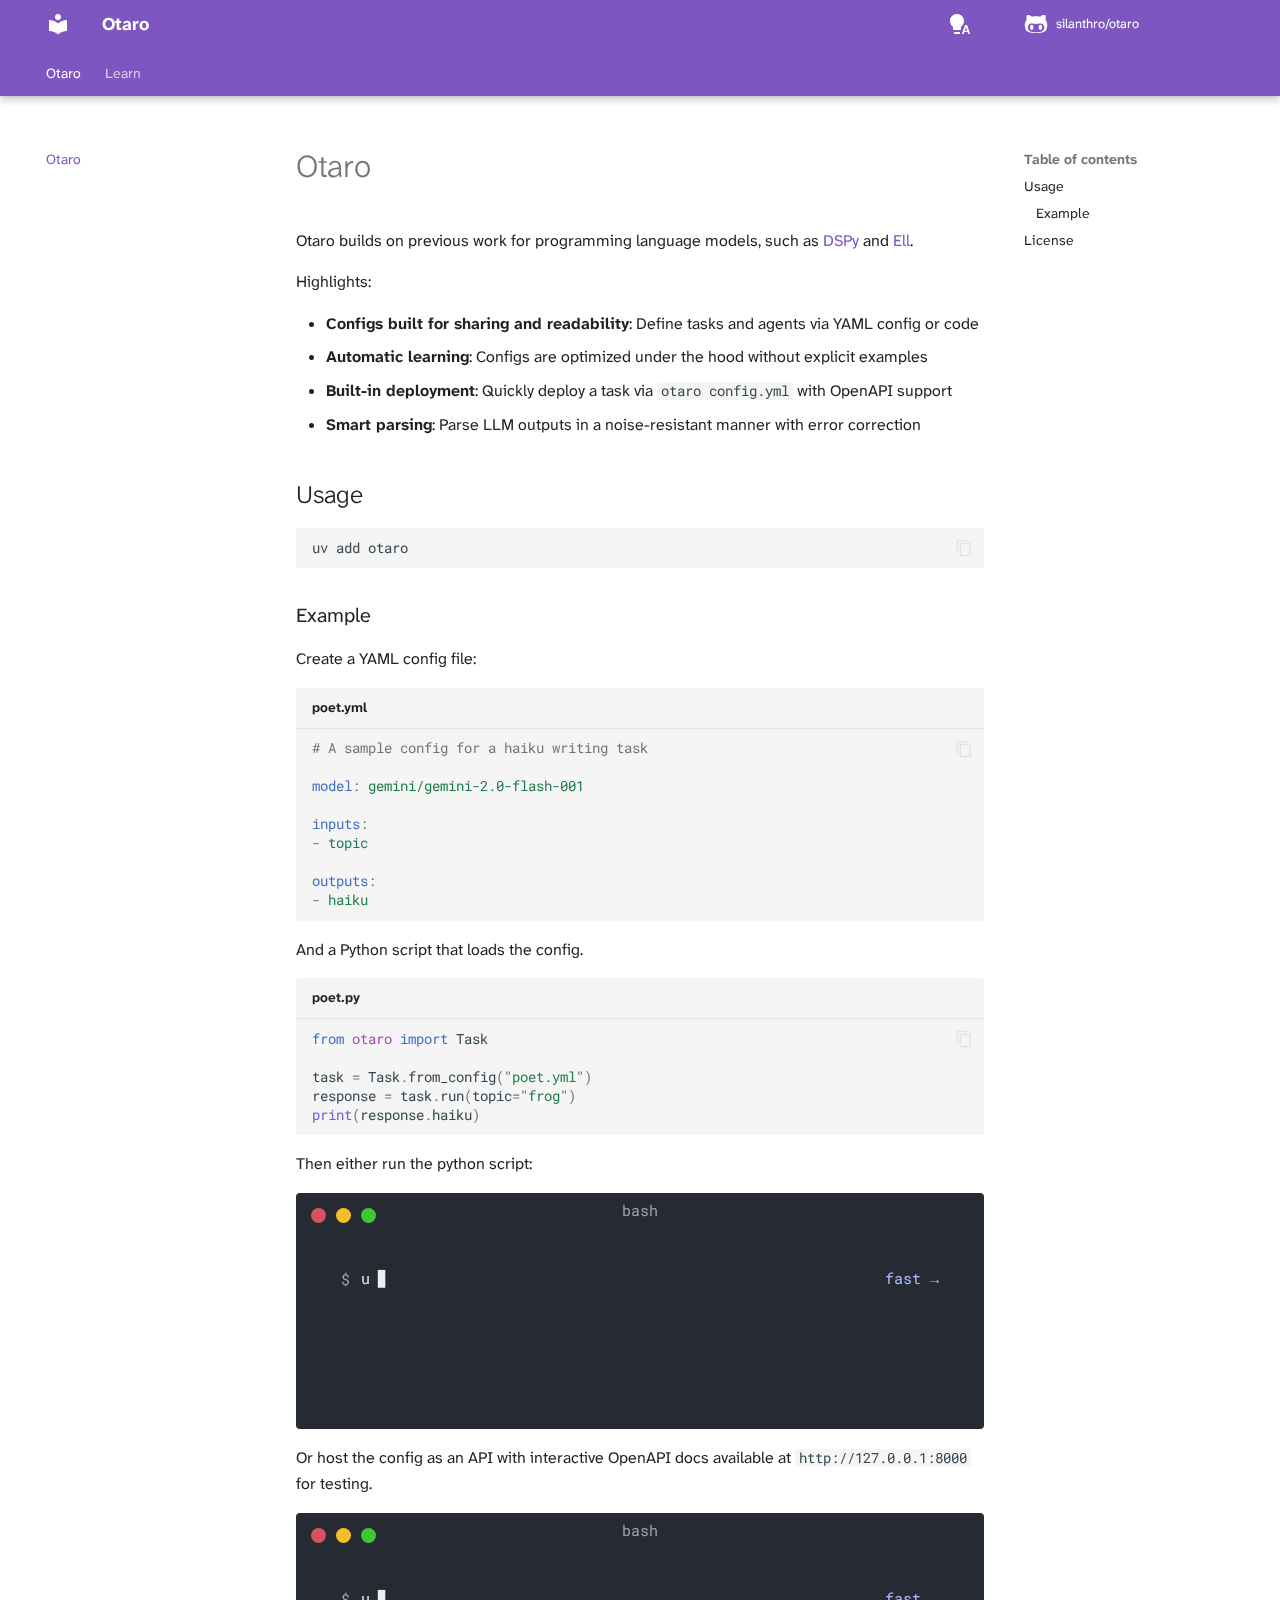
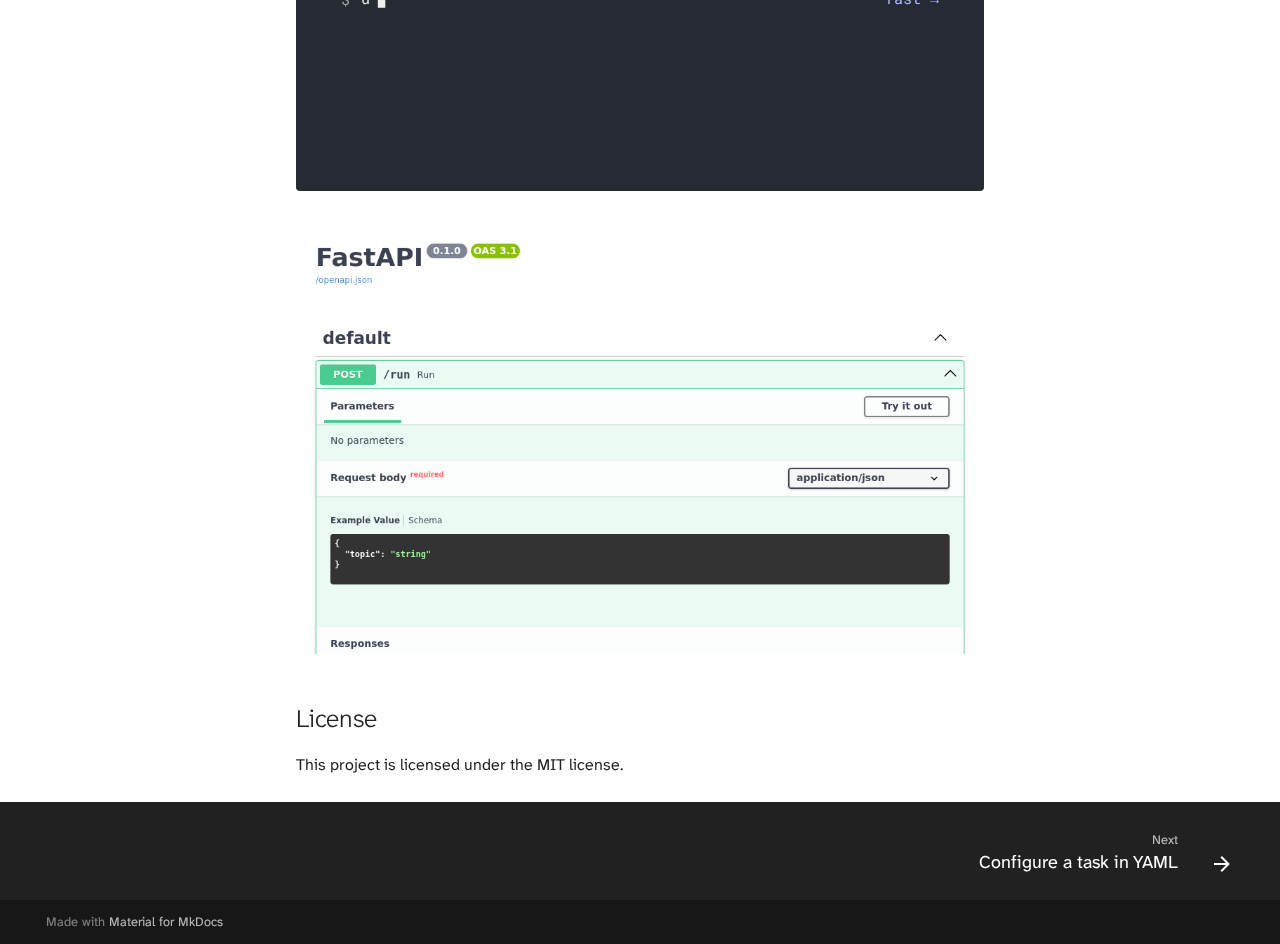
<file: index.html>
<!doctype html>
<html lang="en" class="no-js">
  <head>
    
      <meta charset="utf-8">
      <meta name="viewport" content="width=device-width,initial-scale=1">
      
        <meta name="description" content="Otaro LLM usage">
      
      
      
        <link rel="canonical" href="https://silanthro.github.io/otaro/">
      
      
      
        <link rel="next" href="learn/configure_tasks/yaml/">
      
      
      <link rel="icon" href="assets/images/favicon.png">
      <meta name="generator" content="mkdocs-1.6.1, mkdocs-material-9.6.7">
    
    
      
        <title>Otaro</title>
      
    
    
      <link rel="stylesheet" href="assets/stylesheets/main.8608ea7d.min.css">
      
        
        <link rel="stylesheet" href="assets/stylesheets/palette.06af60db.min.css">
      
      


    
    
      
    
    
      
        
        
        <link rel="preconnect" href="https://fonts.gstatic.com" crossorigin>
        <link rel="stylesheet" href="https://fonts.googleapis.com/css?family=Atkinson+Hyperlegible+Next:300,300i,400,400i,700,700i%7CRoboto+Mono:400,400i,700,700i&display=fallback">
        <style>:root{--md-text-font:"Atkinson Hyperlegible Next";--md-code-font:"Roboto Mono"}</style>
      
    
    
      <link rel="stylesheet" href="assets/_mkdocstrings.css">
    
      <link rel="stylesheet" href="css/custom.css">
    
      <link rel="stylesheet" href="termynal.css">
    
    <script>__md_scope=new URL(".",location),__md_hash=e=>[...e].reduce(((e,_)=>(e<<5)-e+_.charCodeAt(0)),0),__md_get=(e,_=localStorage,t=__md_scope)=>JSON.parse(_.getItem(t.pathname+"."+e)),__md_set=(e,_,t=localStorage,a=__md_scope)=>{try{t.setItem(a.pathname+"."+e,JSON.stringify(_))}catch(e){}}</script>
    
      

    
    
    
  </head>
  
  
    
    
      
    
    
    
    
    <body dir="ltr" data-md-color-scheme="default" data-md-color-primary="indigo" data-md-color-accent="indigo">
  
    
    <input class="md-toggle" data-md-toggle="drawer" type="checkbox" id="__drawer" autocomplete="off">
    <input class="md-toggle" data-md-toggle="search" type="checkbox" id="__search" autocomplete="off">
    <label class="md-overlay" for="__drawer"></label>
    <div data-md-component="skip">
      
        
        <a href="#otaro" class="md-skip">
          Skip to content
        </a>
      
    </div>
    <div data-md-component="announce">
      
    </div>
    
    
      

  

<header class="md-header md-header--shadow md-header--lifted" data-md-component="header">
  <nav class="md-header__inner md-grid" aria-label="Header">
    <a href="." title="Otaro" class="md-header__button md-logo" aria-label="Otaro" data-md-component="logo">
      
  
  <svg xmlns="http://www.w3.org/2000/svg" viewBox="0 0 24 24"><path d="M12 8a3 3 0 0 0 3-3 3 3 0 0 0-3-3 3 3 0 0 0-3 3 3 3 0 0 0 3 3m0 3.54C9.64 9.35 6.5 8 3 8v11c3.5 0 6.64 1.35 9 3.54 2.36-2.19 5.5-3.54 9-3.54V8c-3.5 0-6.64 1.35-9 3.54"/></svg>

    </a>
    <label class="md-header__button md-icon" for="__drawer">
      
      <svg xmlns="http://www.w3.org/2000/svg" viewBox="0 0 24 24"><path d="M3 6h18v2H3zm0 5h18v2H3zm0 5h18v2H3z"/></svg>
    </label>
    <div class="md-header__title" data-md-component="header-title">
      <div class="md-header__ellipsis">
        <div class="md-header__topic">
          <span class="md-ellipsis">
            Otaro
          </span>
        </div>
        <div class="md-header__topic" data-md-component="header-topic">
          <span class="md-ellipsis">
            
              Otaro
            
          </span>
        </div>
      </div>
    </div>
    
      
        <form class="md-header__option" data-md-component="palette">
  
    
    
    
    <input class="md-option" data-md-color-media="(prefers-color-scheme)" data-md-color-scheme="default" data-md-color-primary="indigo" data-md-color-accent="indigo"  aria-label="Switch to light mode"  type="radio" name="__palette" id="__palette_0">
    
      <label class="md-header__button md-icon" title="Switch to light mode" for="__palette_1" hidden>
        <svg xmlns="http://www.w3.org/2000/svg" viewBox="0 0 24 24"><path d="M9 2C5.13 2 2 5.13 2 9c0 2.38 1.19 4.47 3 5.74V17c0 .55.45 1 1 1h6c.55 0 1-.45 1-1v-2.26c1.81-1.27 3-3.36 3-5.74 0-3.87-3.13-7-7-7M6 21c0 .55.45 1 1 1h4c.55 0 1-.45 1-1v-1H6zm13-8h-2l-3.2 9h1.9l.7-2h3.2l.7 2h1.9zm-2.15 5.65L18 15l1.15 3.65z"/></svg>
      </label>
    
  
    
    
    
    <input class="md-option" data-md-color-media="(prefers-color-scheme: light)" data-md-color-scheme="default" data-md-color-primary="deep-purple" data-md-color-accent="amber"  aria-label="Switch to dark mode"  type="radio" name="__palette" id="__palette_1">
    
      <label class="md-header__button md-icon" title="Switch to dark mode" for="__palette_2" hidden>
        <svg xmlns="http://www.w3.org/2000/svg" viewBox="0 0 24 24"><path d="M12 2a7 7 0 0 0-7 7c0 2.38 1.19 4.47 3 5.74V17a1 1 0 0 0 1 1h6a1 1 0 0 0 1-1v-2.26c1.81-1.27 3-3.36 3-5.74a7 7 0 0 0-7-7M9 21a1 1 0 0 0 1 1h4a1 1 0 0 0 1-1v-1H9z"/></svg>
      </label>
    
  
    
    
    
    <input class="md-option" data-md-color-media="(prefers-color-scheme: dark)" data-md-color-scheme="slate" data-md-color-primary="deep-purple" data-md-color-accent="amber"  aria-label="Switch to system preference"  type="radio" name="__palette" id="__palette_2">
    
      <label class="md-header__button md-icon" title="Switch to system preference" for="__palette_0" hidden>
        <svg xmlns="http://www.w3.org/2000/svg" viewBox="0 0 24 24"><path d="M12 2a7 7 0 0 1 7 7c0 2.38-1.19 4.47-3 5.74V17a1 1 0 0 1-1 1H9a1 1 0 0 1-1-1v-2.26C6.19 13.47 5 11.38 5 9a7 7 0 0 1 7-7M9 21v-1h6v1a1 1 0 0 1-1 1h-4a1 1 0 0 1-1-1m3-17a5 5 0 0 0-5 5c0 2.05 1.23 3.81 3 4.58V16h4v-2.42c1.77-.77 3-2.53 3-4.58a5 5 0 0 0-5-5"/></svg>
      </label>
    
  
</form>
      
    
    
      <script>var palette=__md_get("__palette");if(palette&&palette.color){if("(prefers-color-scheme)"===palette.color.media){var media=matchMedia("(prefers-color-scheme: light)"),input=document.querySelector(media.matches?"[data-md-color-media='(prefers-color-scheme: light)']":"[data-md-color-media='(prefers-color-scheme: dark)']");palette.color.media=input.getAttribute("data-md-color-media"),palette.color.scheme=input.getAttribute("data-md-color-scheme"),palette.color.primary=input.getAttribute("data-md-color-primary"),palette.color.accent=input.getAttribute("data-md-color-accent")}for(var[key,value]of Object.entries(palette.color))document.body.setAttribute("data-md-color-"+key,value)}</script>
    
    
    
    
      <div class="md-header__source">
        <a href="https://github.com/silanthro/otaro" title="Go to repository" class="md-source" data-md-component="source">
  <div class="md-source__icon md-icon">
    
    <svg xmlns="http://www.w3.org/2000/svg" viewBox="0 0 480 512"><!--! Font Awesome Free 6.7.2 by @fontawesome - https://fontawesome.com License - https://fontawesome.com/license/free (Icons: CC BY 4.0, Fonts: SIL OFL 1.1, Code: MIT License) Copyright 2024 Fonticons, Inc.--><path d="M186.1 328.7c0 20.9-10.9 55.1-36.7 55.1s-36.7-34.2-36.7-55.1 10.9-55.1 36.7-55.1 36.7 34.2 36.7 55.1M480 278.2c0 31.9-3.2 65.7-17.5 95-37.9 76.6-142.1 74.8-216.7 74.8-75.8 0-186.2 2.7-225.6-74.8-14.6-29-20.2-63.1-20.2-95 0-41.9 13.9-81.5 41.5-113.6-5.2-15.8-7.7-32.4-7.7-48.8 0-21.5 4.9-32.3 14.6-51.8 45.3 0 74.3 9 108.8 36 29-6.9 58.8-10 88.7-10 27 0 54.2 2.9 80.4 9.2 34-26.7 63-35.2 107.8-35.2 9.8 19.5 14.6 30.3 14.6 51.8 0 16.4-2.6 32.7-7.7 48.2 27.5 32.4 39 72.3 39 114.2m-64.3 50.5c0-43.9-26.7-82.6-73.5-82.6-18.9 0-37 3.4-56 6-14.9 2.3-29.8 3.2-45.1 3.2-15.2 0-30.1-.9-45.1-3.2-18.7-2.6-37-6-56-6-46.8 0-73.5 38.7-73.5 82.6 0 87.8 80.4 101.3 150.4 101.3h48.2c70.3 0 150.6-13.4 150.6-101.3m-82.6-55.1c-25.8 0-36.7 34.2-36.7 55.1s10.9 55.1 36.7 55.1 36.7-34.2 36.7-55.1-10.9-55.1-36.7-55.1"/></svg>
  </div>
  <div class="md-source__repository">
    silanthro/otaro
  </div>
</a>
      </div>
    
  </nav>
  
    
      
<nav class="md-tabs" aria-label="Tabs" data-md-component="tabs">
  <div class="md-grid">
    <ul class="md-tabs__list">
      
        
  
  
    
  
  
    <li class="md-tabs__item md-tabs__item--active">
      <a href="." class="md-tabs__link">
        
  
    
  
  Otaro

      </a>
    </li>
  

      
        
  
  
  
    
    
      
  
  
  
    
    
      <li class="md-tabs__item">
        <a href="learn/configure_tasks/yaml/" class="md-tabs__link">
          
  
    
  
  Learn

        </a>
      </li>
    
  

    
  

      
    </ul>
  </div>
</nav>
    
  
</header>
    
    <div class="md-container" data-md-component="container">
      
      
        
      
      <main class="md-main" data-md-component="main">
        <div class="md-main__inner md-grid">
          
            
              
              <div class="md-sidebar md-sidebar--primary" data-md-component="sidebar" data-md-type="navigation" >
                <div class="md-sidebar__scrollwrap">
                  <div class="md-sidebar__inner">
                    


  


<nav class="md-nav md-nav--primary md-nav--lifted" aria-label="Navigation" data-md-level="0">
  <label class="md-nav__title" for="__drawer">
    <a href="." title="Otaro" class="md-nav__button md-logo" aria-label="Otaro" data-md-component="logo">
      
  
  <svg xmlns="http://www.w3.org/2000/svg" viewBox="0 0 24 24"><path d="M12 8a3 3 0 0 0 3-3 3 3 0 0 0-3-3 3 3 0 0 0-3 3 3 3 0 0 0 3 3m0 3.54C9.64 9.35 6.5 8 3 8v11c3.5 0 6.64 1.35 9 3.54 2.36-2.19 5.5-3.54 9-3.54V8c-3.5 0-6.64 1.35-9 3.54"/></svg>

    </a>
    Otaro
  </label>
  
    <div class="md-nav__source">
      <a href="https://github.com/silanthro/otaro" title="Go to repository" class="md-source" data-md-component="source">
  <div class="md-source__icon md-icon">
    
    <svg xmlns="http://www.w3.org/2000/svg" viewBox="0 0 480 512"><!--! Font Awesome Free 6.7.2 by @fontawesome - https://fontawesome.com License - https://fontawesome.com/license/free (Icons: CC BY 4.0, Fonts: SIL OFL 1.1, Code: MIT License) Copyright 2024 Fonticons, Inc.--><path d="M186.1 328.7c0 20.9-10.9 55.1-36.7 55.1s-36.7-34.2-36.7-55.1 10.9-55.1 36.7-55.1 36.7 34.2 36.7 55.1M480 278.2c0 31.9-3.2 65.7-17.5 95-37.9 76.6-142.1 74.8-216.7 74.8-75.8 0-186.2 2.7-225.6-74.8-14.6-29-20.2-63.1-20.2-95 0-41.9 13.9-81.5 41.5-113.6-5.2-15.8-7.7-32.4-7.7-48.8 0-21.5 4.9-32.3 14.6-51.8 45.3 0 74.3 9 108.8 36 29-6.9 58.8-10 88.7-10 27 0 54.2 2.9 80.4 9.2 34-26.7 63-35.2 107.8-35.2 9.8 19.5 14.6 30.3 14.6 51.8 0 16.4-2.6 32.7-7.7 48.2 27.5 32.4 39 72.3 39 114.2m-64.3 50.5c0-43.9-26.7-82.6-73.5-82.6-18.9 0-37 3.4-56 6-14.9 2.3-29.8 3.2-45.1 3.2-15.2 0-30.1-.9-45.1-3.2-18.7-2.6-37-6-56-6-46.8 0-73.5 38.7-73.5 82.6 0 87.8 80.4 101.3 150.4 101.3h48.2c70.3 0 150.6-13.4 150.6-101.3m-82.6-55.1c-25.8 0-36.7 34.2-36.7 55.1s10.9 55.1 36.7 55.1 36.7-34.2 36.7-55.1-10.9-55.1-36.7-55.1"/></svg>
  </div>
  <div class="md-source__repository">
    silanthro/otaro
  </div>
</a>
    </div>
  
  <ul class="md-nav__list" data-md-scrollfix>
    
      
      
  
  
    
  
  
  
    <li class="md-nav__item md-nav__item--active">
      
      <input class="md-nav__toggle md-toggle" type="checkbox" id="__toc">
      
      
        
      
      
        <label class="md-nav__link md-nav__link--active" for="__toc">
          
  
  <span class="md-ellipsis">
    Otaro
    
  </span>
  

          <span class="md-nav__icon md-icon"></span>
        </label>
      
      <a href="." class="md-nav__link md-nav__link--active">
        
  
  <span class="md-ellipsis">
    Otaro
    
  </span>
  

      </a>
      
        

<nav class="md-nav md-nav--secondary" aria-label="Table of contents">
  
  
  
    
  
  
    <label class="md-nav__title" for="__toc">
      <span class="md-nav__icon md-icon"></span>
      Table of contents
    </label>
    <ul class="md-nav__list" data-md-component="toc" data-md-scrollfix>
      
        <li class="md-nav__item">
  <a href="#usage" class="md-nav__link">
    <span class="md-ellipsis">
      Usage
    </span>
  </a>
  
    <nav class="md-nav" aria-label="Usage">
      <ul class="md-nav__list">
        
          <li class="md-nav__item">
  <a href="#example" class="md-nav__link">
    <span class="md-ellipsis">
      Example
    </span>
  </a>
  
</li>
        
      </ul>
    </nav>
  
</li>
      
        <li class="md-nav__item">
  <a href="#license" class="md-nav__link">
    <span class="md-ellipsis">
      License
    </span>
  </a>
  
</li>
      
    </ul>
  
</nav>
      
    </li>
  

    
      
      
  
  
  
  
    
    
      
        
      
        
      
        
      
        
      
    
    
      
      
    
    
    <li class="md-nav__item md-nav__item--nested">
      
        
        
        <input class="md-nav__toggle md-toggle " type="checkbox" id="__nav_2" >
        
          
          <label class="md-nav__link" for="__nav_2" id="__nav_2_label" tabindex="0">
            
  
  <span class="md-ellipsis">
    Learn
    
  </span>
  

            <span class="md-nav__icon md-icon"></span>
          </label>
        
        <nav class="md-nav" data-md-level="1" aria-labelledby="__nav_2_label" aria-expanded="false">
          <label class="md-nav__title" for="__nav_2">
            <span class="md-nav__icon md-icon"></span>
            Learn
          </label>
          <ul class="md-nav__list" data-md-scrollfix>
            
              
                
  
  
  
  
    
    
      
        
      
        
      
    
    
      
      
    
    
    <li class="md-nav__item md-nav__item--nested">
      
        
        
        <input class="md-nav__toggle md-toggle " type="checkbox" id="__nav_2_1" >
        
          
          <label class="md-nav__link" for="__nav_2_1" id="__nav_2_1_label" tabindex="0">
            
  
  <span class="md-ellipsis">
    Configure tasks
    
  </span>
  

            <span class="md-nav__icon md-icon"></span>
          </label>
        
        <nav class="md-nav" data-md-level="2" aria-labelledby="__nav_2_1_label" aria-expanded="false">
          <label class="md-nav__title" for="__nav_2_1">
            <span class="md-nav__icon md-icon"></span>
            Configure tasks
          </label>
          <ul class="md-nav__list" data-md-scrollfix>
            
              
                
  
  
  
  
    <li class="md-nav__item">
      <a href="learn/configure_tasks/yaml/" class="md-nav__link">
        
  
  <span class="md-ellipsis">
    Configure a task in YAML
    
  </span>
  

      </a>
    </li>
  

              
            
              
                
  
  
  
  
    <li class="md-nav__item">
      <a href="learn/configure_tasks/python/" class="md-nav__link">
        
  
  <span class="md-ellipsis">
    Configure a task in Python
    
  </span>
  

      </a>
    </li>
  

              
            
          </ul>
        </nav>
      
    </li>
  

              
            
              
                
  
  
  
  
    <li class="md-nav__item">
      <a href="learn/optimize_prompt/" class="md-nav__link">
        
  
  <span class="md-ellipsis">
    Optimize the prompt
    
  </span>
  

      </a>
    </li>
  

              
            
              
                
  
  
  
  
    <li class="md-nav__item">
      <a href="learn/access_prompt/" class="md-nav__link">
        
  
  <span class="md-ellipsis">
    Access the prompt
    
  </span>
  

      </a>
    </li>
  

              
            
              
                
  
  
  
  
    <li class="md-nav__item">
      <a href="learn/deploy_config/" class="md-nav__link">
        
  
  <span class="md-ellipsis">
    Deploy config
    
  </span>
  

      </a>
    </li>
  

              
            
          </ul>
        </nav>
      
    </li>
  

    
  </ul>
</nav>
                  </div>
                </div>
              </div>
            
            
              
              <div class="md-sidebar md-sidebar--secondary" data-md-component="sidebar" data-md-type="toc" >
                <div class="md-sidebar__scrollwrap">
                  <div class="md-sidebar__inner">
                    

<nav class="md-nav md-nav--secondary" aria-label="Table of contents">
  
  
  
    
  
  
    <label class="md-nav__title" for="__toc">
      <span class="md-nav__icon md-icon"></span>
      Table of contents
    </label>
    <ul class="md-nav__list" data-md-component="toc" data-md-scrollfix>
      
        <li class="md-nav__item">
  <a href="#usage" class="md-nav__link">
    <span class="md-ellipsis">
      Usage
    </span>
  </a>
  
    <nav class="md-nav" aria-label="Usage">
      <ul class="md-nav__list">
        
          <li class="md-nav__item">
  <a href="#example" class="md-nav__link">
    <span class="md-ellipsis">
      Example
    </span>
  </a>
  
</li>
        
      </ul>
    </nav>
  
</li>
      
        <li class="md-nav__item">
  <a href="#license" class="md-nav__link">
    <span class="md-ellipsis">
      License
    </span>
  </a>
  
</li>
      
    </ul>
  
</nav>
                  </div>
                </div>
              </div>
            
          
          
            <div class="md-content" data-md-component="content">
              <article class="md-content__inner md-typeset">
                
                  


  
  


<h1 id="otaro">Otaro<a class="headerlink" href="#otaro" title="Permanent link">&para;</a></h1>
<p>Otaro builds on previous work for programming language models, such as <a href="https://dspy.ai/">DSPy</a> and <a href="https://docs.ell.so/">Ell</a>.</p>
<p>Highlights:</p>
<ul>
<li><strong>Configs built for sharing and readability</strong>: Define tasks and agents via YAML config or code</li>
<li><strong>Automatic learning</strong>: Configs are optimized under the hood without explicit examples</li>
<li><strong>Built-in deployment</strong>: Quickly deploy a task via <code>otaro config.yml</code> with OpenAPI support</li>
<li><strong>Smart parsing</strong>: Parse LLM outputs in a noise-resistant manner with error correction</li>
</ul>
<h2 id="usage">Usage<a class="headerlink" href="#usage" title="Permanent link">&para;</a></h2>
<div class="highlight"><pre><span></span><code><span id="__span-0-1">uv<span class="w"> </span>add<span class="w"> </span>otaro
</span></code></pre></div>
<h3 id="example">Example<a class="headerlink" href="#example" title="Permanent link">&para;</a></h3>
<p>Create a YAML config file:</p>
<div class="highlight"><span class="filename">poet.yml</span><pre><span></span><code><span id="__span-1-1"><span class="c1"># A sample config for a haiku writing task</span>
</span><span id="__span-1-2">
</span><span id="__span-1-3"><span class="nt">model</span><span class="p">:</span><span class="w"> </span><span class="l l-Scalar l-Scalar-Plain">gemini/gemini-2.0-flash-001</span>
</span><span id="__span-1-4">
</span><span id="__span-1-5"><span class="nt">inputs</span><span class="p">:</span>
</span><span id="__span-1-6"><span class="p p-Indicator">-</span><span class="w"> </span><span class="l l-Scalar l-Scalar-Plain">topic</span>
</span><span id="__span-1-7">
</span><span id="__span-1-8"><span class="nt">outputs</span><span class="p">:</span>
</span><span id="__span-1-9"><span class="p p-Indicator">-</span><span class="w"> </span><span class="l l-Scalar l-Scalar-Plain">haiku</span>
</span></code></pre></div>
<p>And a Python script that loads the config.</p>
<div class="highlight"><span class="filename">poet.py</span><pre><span></span><code><span id="__span-2-1"><span class="kn">from</span><span class="w"> </span><span class="nn">otaro</span><span class="w"> </span><span class="kn">import</span> <span class="n">Task</span>
</span><span id="__span-2-2">
</span><span id="__span-2-3"><span class="n">task</span> <span class="o">=</span> <span class="n">Task</span><span class="o">.</span><span class="n">from_config</span><span class="p">(</span><span class="s2">&quot;poet.yml&quot;</span><span class="p">)</span>
</span><span id="__span-2-4"><span class="n">response</span> <span class="o">=</span> <span class="n">task</span><span class="o">.</span><span class="n">run</span><span class="p">(</span><span class="n">topic</span><span class="o">=</span><span class="s2">&quot;frog&quot;</span><span class="p">)</span>
</span><span id="__span-2-5"><span class="nb">print</span><span class="p">(</span><span class="n">response</span><span class="o">.</span><span class="n">haiku</span><span class="p">)</span>
</span></code></pre></div>
<p>Then either run the python script:</p>
<div class="termy" data-termynal data-ty-macos data-ty-title="bash"><span data-ty="input" data-ty-prompt="$">uv run poet.py</span><span data-ty><br>Green skin on blue pond,<br>A croaking song fills the air,<br>Summer's gentle kiss.<br></span></div>

<p>Or host the config as an API with interactive OpenAPI docs available at <code>http://127.0.0.1:8000</code> for testing.</p>
<div class="termy" data-termynal data-ty-macos data-ty-title="bash"><span data-ty="input" data-ty-prompt="$">uv run otaro poet.yml</span><span data-ty><br>INFO:     Started server process [2387024]<br>INFO:     Waiting for application startup.<br>INFO:     Application startup complete.<br>INFO:     Uvicorn running on http://127.0.0.1:8000 (Press CTRL+C to quit)<br></span></div>

<p><img alt="OpenAPI docs" src="assets/openapi_screenshot.png" /></p>
<h2 id="license">License<a class="headerlink" href="#license" title="Permanent link">&para;</a></h2>
<p>This project is licensed under the MIT license.</p>












                
              </article>
            </div>
          
          
  <script>var tabs=__md_get("__tabs");if(Array.isArray(tabs))e:for(var set of document.querySelectorAll(".tabbed-set")){var labels=set.querySelector(".tabbed-labels");for(var tab of tabs)for(var label of labels.getElementsByTagName("label"))if(label.innerText.trim()===tab){var input=document.getElementById(label.htmlFor);input.checked=!0;continue e}}</script>

<script>var target=document.getElementById(location.hash.slice(1));target&&target.name&&(target.checked=target.name.startsWith("__tabbed_"))</script>
        </div>
        
          <button type="button" class="md-top md-icon" data-md-component="top" hidden>
  
  <svg xmlns="http://www.w3.org/2000/svg" viewBox="0 0 24 24"><path d="M13 20h-2V8l-5.5 5.5-1.42-1.42L12 4.16l7.92 7.92-1.42 1.42L13 8z"/></svg>
  Back to top
</button>
        
      </main>
      
        <footer class="md-footer">
  
    
      
      <nav class="md-footer__inner md-grid" aria-label="Footer" >
        
        
          
          <a href="learn/configure_tasks/yaml/" class="md-footer__link md-footer__link--next" aria-label="Next: Configure a task in YAML">
            <div class="md-footer__title">
              <span class="md-footer__direction">
                Next
              </span>
              <div class="md-ellipsis">
                Configure a task in YAML
              </div>
            </div>
            <div class="md-footer__button md-icon">
              
              <svg xmlns="http://www.w3.org/2000/svg" viewBox="0 0 24 24"><path d="M4 11v2h12l-5.5 5.5 1.42 1.42L19.84 12l-7.92-7.92L10.5 5.5 16 11z"/></svg>
            </div>
          </a>
        
      </nav>
    
  
  <div class="md-footer-meta md-typeset">
    <div class="md-footer-meta__inner md-grid">
      <div class="md-copyright">
  
  
    Made with
    <a href="https://squidfunk.github.io/mkdocs-material/" target="_blank" rel="noopener">
      Material for MkDocs
    </a>
  
</div>
      
    </div>
  </div>
</footer>
      
    </div>
    <div class="md-dialog" data-md-component="dialog">
      <div class="md-dialog__inner md-typeset"></div>
    </div>
    
      <div class="md-progress" data-md-component="progress" role="progressbar"></div>
    
    
    <script id="__config" type="application/json">{"base": ".", "features": ["content.code.annotate", "content.code.copy", "content.footnote.tooltips", "content.tabs.link", "content.tooltips", "navigation.footer", "navigation.indexes", "navigation.instant", "navigation.instant.prefetch", "navigation.instant.progress", "navigation.path", "navigation.tabs", "navigation.tabs.sticky", "navigation.top", "navigation.tracking", "search.highlight", "search.share", "search.suggest", "toc.follow"], "search": "assets/javascripts/workers/search.f8cc74c7.min.js", "translations": {"clipboard.copied": "Copied to clipboard", "clipboard.copy": "Copy to clipboard", "search.result.more.one": "1 more on this page", "search.result.more.other": "# more on this page", "search.result.none": "No matching documents", "search.result.one": "1 matching document", "search.result.other": "# matching documents", "search.result.placeholder": "Type to start searching", "search.result.term.missing": "Missing", "select.version": "Select version"}}</script>
    
    
      <script src="assets/javascripts/bundle.c8b220af.min.js"></script>
      
        <script src="termynal.js"></script>
      
    
  </body>
</html>
</file>
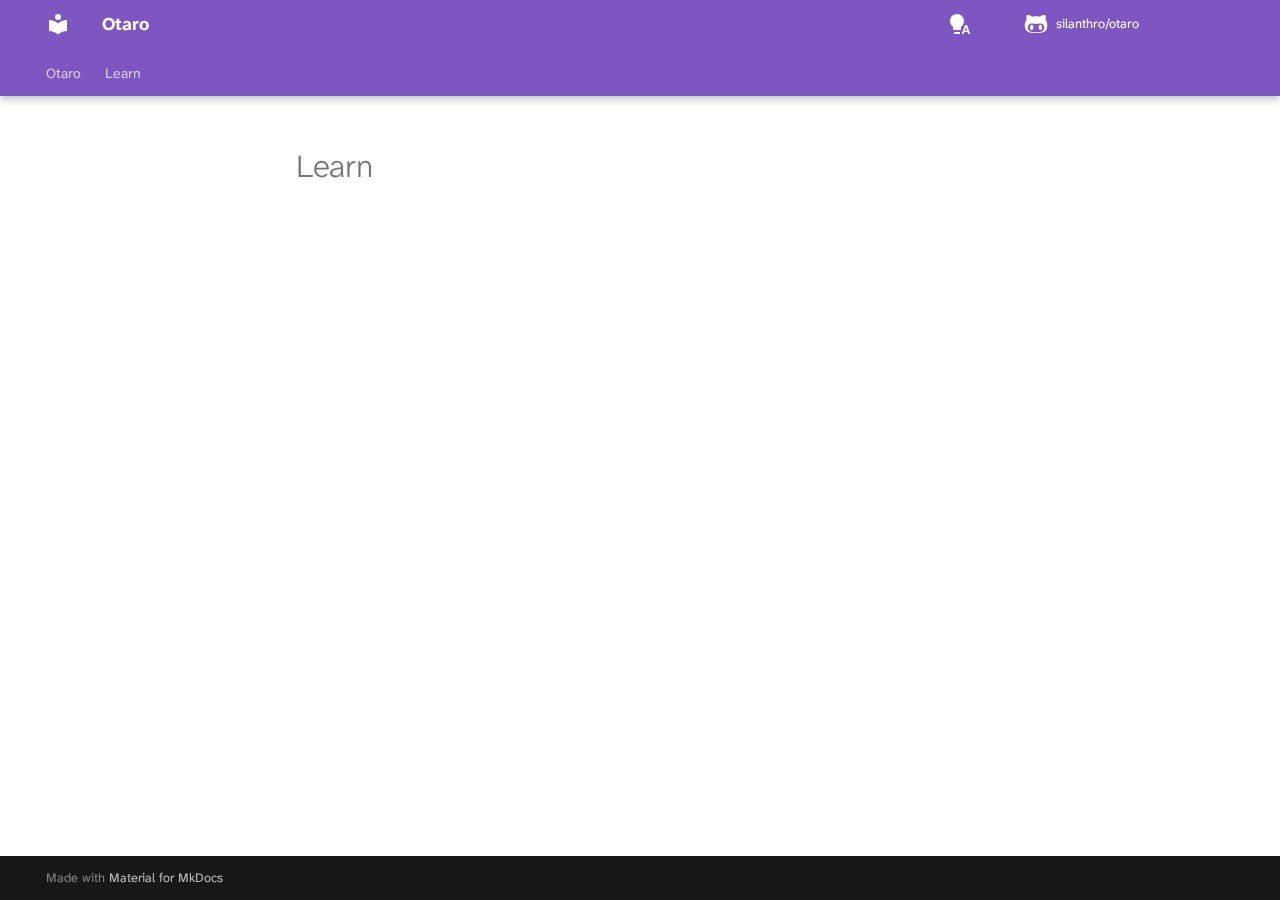
<file: learn/index.html>
<!doctype html>
<html lang="en" class="no-js">
  <head>
    
      <meta charset="utf-8">
      <meta name="viewport" content="width=device-width,initial-scale=1">
      
        <meta name="description" content="Otaro LLM usage">
      
      
      
        <link rel="canonical" href="https://silanthro.github.io/otaro/learn/">
      
      
      
      
      <link rel="icon" href="../assets/images/favicon.png">
      <meta name="generator" content="mkdocs-1.6.1, mkdocs-material-9.6.7">
    
    
      
        <title>Learn - Otaro</title>
      
    
    
      <link rel="stylesheet" href="../assets/stylesheets/main.8608ea7d.min.css">
      
        
        <link rel="stylesheet" href="../assets/stylesheets/palette.06af60db.min.css">
      
      


    
    
      
    
    
      
        
        
        <link rel="preconnect" href="https://fonts.gstatic.com" crossorigin>
        <link rel="stylesheet" href="https://fonts.googleapis.com/css?family=Atkinson+Hyperlegible+Next:300,300i,400,400i,700,700i%7CRoboto+Mono:400,400i,700,700i&display=fallback">
        <style>:root{--md-text-font:"Atkinson Hyperlegible Next";--md-code-font:"Roboto Mono"}</style>
      
    
    
      <link rel="stylesheet" href="../assets/_mkdocstrings.css">
    
      <link rel="stylesheet" href="../css/custom.css">
    
      <link rel="stylesheet" href="../termynal.css">
    
    <script>__md_scope=new URL("..",location),__md_hash=e=>[...e].reduce(((e,_)=>(e<<5)-e+_.charCodeAt(0)),0),__md_get=(e,_=localStorage,t=__md_scope)=>JSON.parse(_.getItem(t.pathname+"."+e)),__md_set=(e,_,t=localStorage,a=__md_scope)=>{try{t.setItem(a.pathname+"."+e,JSON.stringify(_))}catch(e){}}</script>
    
      

    
    
    
  </head>
  
  
    
    
      
    
    
    
    
    <body dir="ltr" data-md-color-scheme="default" data-md-color-primary="indigo" data-md-color-accent="indigo">
  
    
    <input class="md-toggle" data-md-toggle="drawer" type="checkbox" id="__drawer" autocomplete="off">
    <input class="md-toggle" data-md-toggle="search" type="checkbox" id="__search" autocomplete="off">
    <label class="md-overlay" for="__drawer"></label>
    <div data-md-component="skip">
      
        
        <a href="#learn" class="md-skip">
          Skip to content
        </a>
      
    </div>
    <div data-md-component="announce">
      
    </div>
    
    
      

  

<header class="md-header md-header--shadow md-header--lifted" data-md-component="header">
  <nav class="md-header__inner md-grid" aria-label="Header">
    <a href=".." title="Otaro" class="md-header__button md-logo" aria-label="Otaro" data-md-component="logo">
      
  
  <svg xmlns="http://www.w3.org/2000/svg" viewBox="0 0 24 24"><path d="M12 8a3 3 0 0 0 3-3 3 3 0 0 0-3-3 3 3 0 0 0-3 3 3 3 0 0 0 3 3m0 3.54C9.64 9.35 6.5 8 3 8v11c3.5 0 6.64 1.35 9 3.54 2.36-2.19 5.5-3.54 9-3.54V8c-3.5 0-6.64 1.35-9 3.54"/></svg>

    </a>
    <label class="md-header__button md-icon" for="__drawer">
      
      <svg xmlns="http://www.w3.org/2000/svg" viewBox="0 0 24 24"><path d="M3 6h18v2H3zm0 5h18v2H3zm0 5h18v2H3z"/></svg>
    </label>
    <div class="md-header__title" data-md-component="header-title">
      <div class="md-header__ellipsis">
        <div class="md-header__topic">
          <span class="md-ellipsis">
            Otaro
          </span>
        </div>
        <div class="md-header__topic" data-md-component="header-topic">
          <span class="md-ellipsis">
            
              Learn
            
          </span>
        </div>
      </div>
    </div>
    
      
        <form class="md-header__option" data-md-component="palette">
  
    
    
    
    <input class="md-option" data-md-color-media="(prefers-color-scheme)" data-md-color-scheme="default" data-md-color-primary="indigo" data-md-color-accent="indigo"  aria-label="Switch to light mode"  type="radio" name="__palette" id="__palette_0">
    
      <label class="md-header__button md-icon" title="Switch to light mode" for="__palette_1" hidden>
        <svg xmlns="http://www.w3.org/2000/svg" viewBox="0 0 24 24"><path d="M9 2C5.13 2 2 5.13 2 9c0 2.38 1.19 4.47 3 5.74V17c0 .55.45 1 1 1h6c.55 0 1-.45 1-1v-2.26c1.81-1.27 3-3.36 3-5.74 0-3.87-3.13-7-7-7M6 21c0 .55.45 1 1 1h4c.55 0 1-.45 1-1v-1H6zm13-8h-2l-3.2 9h1.9l.7-2h3.2l.7 2h1.9zm-2.15 5.65L18 15l1.15 3.65z"/></svg>
      </label>
    
  
    
    
    
    <input class="md-option" data-md-color-media="(prefers-color-scheme: light)" data-md-color-scheme="default" data-md-color-primary="deep-purple" data-md-color-accent="amber"  aria-label="Switch to dark mode"  type="radio" name="__palette" id="__palette_1">
    
      <label class="md-header__button md-icon" title="Switch to dark mode" for="__palette_2" hidden>
        <svg xmlns="http://www.w3.org/2000/svg" viewBox="0 0 24 24"><path d="M12 2a7 7 0 0 0-7 7c0 2.38 1.19 4.47 3 5.74V17a1 1 0 0 0 1 1h6a1 1 0 0 0 1-1v-2.26c1.81-1.27 3-3.36 3-5.74a7 7 0 0 0-7-7M9 21a1 1 0 0 0 1 1h4a1 1 0 0 0 1-1v-1H9z"/></svg>
      </label>
    
  
    
    
    
    <input class="md-option" data-md-color-media="(prefers-color-scheme: dark)" data-md-color-scheme="slate" data-md-color-primary="deep-purple" data-md-color-accent="amber"  aria-label="Switch to system preference"  type="radio" name="__palette" id="__palette_2">
    
      <label class="md-header__button md-icon" title="Switch to system preference" for="__palette_0" hidden>
        <svg xmlns="http://www.w3.org/2000/svg" viewBox="0 0 24 24"><path d="M12 2a7 7 0 0 1 7 7c0 2.38-1.19 4.47-3 5.74V17a1 1 0 0 1-1 1H9a1 1 0 0 1-1-1v-2.26C6.19 13.47 5 11.38 5 9a7 7 0 0 1 7-7M9 21v-1h6v1a1 1 0 0 1-1 1h-4a1 1 0 0 1-1-1m3-17a5 5 0 0 0-5 5c0 2.05 1.23 3.81 3 4.58V16h4v-2.42c1.77-.77 3-2.53 3-4.58a5 5 0 0 0-5-5"/></svg>
      </label>
    
  
</form>
      
    
    
      <script>var palette=__md_get("__palette");if(palette&&palette.color){if("(prefers-color-scheme)"===palette.color.media){var media=matchMedia("(prefers-color-scheme: light)"),input=document.querySelector(media.matches?"[data-md-color-media='(prefers-color-scheme: light)']":"[data-md-color-media='(prefers-color-scheme: dark)']");palette.color.media=input.getAttribute("data-md-color-media"),palette.color.scheme=input.getAttribute("data-md-color-scheme"),palette.color.primary=input.getAttribute("data-md-color-primary"),palette.color.accent=input.getAttribute("data-md-color-accent")}for(var[key,value]of Object.entries(palette.color))document.body.setAttribute("data-md-color-"+key,value)}</script>
    
    
    
    
      <div class="md-header__source">
        <a href="https://github.com/silanthro/otaro" title="Go to repository" class="md-source" data-md-component="source">
  <div class="md-source__icon md-icon">
    
    <svg xmlns="http://www.w3.org/2000/svg" viewBox="0 0 480 512"><!--! Font Awesome Free 6.7.2 by @fontawesome - https://fontawesome.com License - https://fontawesome.com/license/free (Icons: CC BY 4.0, Fonts: SIL OFL 1.1, Code: MIT License) Copyright 2024 Fonticons, Inc.--><path d="M186.1 328.7c0 20.9-10.9 55.1-36.7 55.1s-36.7-34.2-36.7-55.1 10.9-55.1 36.7-55.1 36.7 34.2 36.7 55.1M480 278.2c0 31.9-3.2 65.7-17.5 95-37.9 76.6-142.1 74.8-216.7 74.8-75.8 0-186.2 2.7-225.6-74.8-14.6-29-20.2-63.1-20.2-95 0-41.9 13.9-81.5 41.5-113.6-5.2-15.8-7.7-32.4-7.7-48.8 0-21.5 4.9-32.3 14.6-51.8 45.3 0 74.3 9 108.8 36 29-6.9 58.8-10 88.7-10 27 0 54.2 2.9 80.4 9.2 34-26.7 63-35.2 107.8-35.2 9.8 19.5 14.6 30.3 14.6 51.8 0 16.4-2.6 32.7-7.7 48.2 27.5 32.4 39 72.3 39 114.2m-64.3 50.5c0-43.9-26.7-82.6-73.5-82.6-18.9 0-37 3.4-56 6-14.9 2.3-29.8 3.2-45.1 3.2-15.2 0-30.1-.9-45.1-3.2-18.7-2.6-37-6-56-6-46.8 0-73.5 38.7-73.5 82.6 0 87.8 80.4 101.3 150.4 101.3h48.2c70.3 0 150.6-13.4 150.6-101.3m-82.6-55.1c-25.8 0-36.7 34.2-36.7 55.1s10.9 55.1 36.7 55.1 36.7-34.2 36.7-55.1-10.9-55.1-36.7-55.1"/></svg>
  </div>
  <div class="md-source__repository">
    silanthro/otaro
  </div>
</a>
      </div>
    
  </nav>
  
    
      
<nav class="md-tabs" aria-label="Tabs" data-md-component="tabs">
  <div class="md-grid">
    <ul class="md-tabs__list">
      
        
  
  
  
    <li class="md-tabs__item">
      <a href=".." class="md-tabs__link">
        
  
    
  
  Otaro

      </a>
    </li>
  

      
        
  
  
  
    
    
      
  
  
  
    
    
      <li class="md-tabs__item">
        <a href="configure_tasks/yaml/" class="md-tabs__link">
          
  
    
  
  Learn

        </a>
      </li>
    
  

    
  

      
    </ul>
  </div>
</nav>
    
  
</header>
    
    <div class="md-container" data-md-component="container">
      
      
        
      
      <main class="md-main" data-md-component="main">
        <div class="md-main__inner md-grid">
          
            
              
              <div class="md-sidebar md-sidebar--primary" data-md-component="sidebar" data-md-type="navigation" >
                <div class="md-sidebar__scrollwrap">
                  <div class="md-sidebar__inner">
                    


  


<nav class="md-nav md-nav--primary md-nav--lifted" aria-label="Navigation" data-md-level="0">
  <label class="md-nav__title" for="__drawer">
    <a href=".." title="Otaro" class="md-nav__button md-logo" aria-label="Otaro" data-md-component="logo">
      
  
  <svg xmlns="http://www.w3.org/2000/svg" viewBox="0 0 24 24"><path d="M12 8a3 3 0 0 0 3-3 3 3 0 0 0-3-3 3 3 0 0 0-3 3 3 3 0 0 0 3 3m0 3.54C9.64 9.35 6.5 8 3 8v11c3.5 0 6.64 1.35 9 3.54 2.36-2.19 5.5-3.54 9-3.54V8c-3.5 0-6.64 1.35-9 3.54"/></svg>

    </a>
    Otaro
  </label>
  
    <div class="md-nav__source">
      <a href="https://github.com/silanthro/otaro" title="Go to repository" class="md-source" data-md-component="source">
  <div class="md-source__icon md-icon">
    
    <svg xmlns="http://www.w3.org/2000/svg" viewBox="0 0 480 512"><!--! Font Awesome Free 6.7.2 by @fontawesome - https://fontawesome.com License - https://fontawesome.com/license/free (Icons: CC BY 4.0, Fonts: SIL OFL 1.1, Code: MIT License) Copyright 2024 Fonticons, Inc.--><path d="M186.1 328.7c0 20.9-10.9 55.1-36.7 55.1s-36.7-34.2-36.7-55.1 10.9-55.1 36.7-55.1 36.7 34.2 36.7 55.1M480 278.2c0 31.9-3.2 65.7-17.5 95-37.9 76.6-142.1 74.8-216.7 74.8-75.8 0-186.2 2.7-225.6-74.8-14.6-29-20.2-63.1-20.2-95 0-41.9 13.9-81.5 41.5-113.6-5.2-15.8-7.7-32.4-7.7-48.8 0-21.5 4.9-32.3 14.6-51.8 45.3 0 74.3 9 108.8 36 29-6.9 58.8-10 88.7-10 27 0 54.2 2.9 80.4 9.2 34-26.7 63-35.2 107.8-35.2 9.8 19.5 14.6 30.3 14.6 51.8 0 16.4-2.6 32.7-7.7 48.2 27.5 32.4 39 72.3 39 114.2m-64.3 50.5c0-43.9-26.7-82.6-73.5-82.6-18.9 0-37 3.4-56 6-14.9 2.3-29.8 3.2-45.1 3.2-15.2 0-30.1-.9-45.1-3.2-18.7-2.6-37-6-56-6-46.8 0-73.5 38.7-73.5 82.6 0 87.8 80.4 101.3 150.4 101.3h48.2c70.3 0 150.6-13.4 150.6-101.3m-82.6-55.1c-25.8 0-36.7 34.2-36.7 55.1s10.9 55.1 36.7 55.1 36.7-34.2 36.7-55.1-10.9-55.1-36.7-55.1"/></svg>
  </div>
  <div class="md-source__repository">
    silanthro/otaro
  </div>
</a>
    </div>
  
  <ul class="md-nav__list" data-md-scrollfix>
    
      
      
  
  
  
  
    <li class="md-nav__item">
      <a href=".." class="md-nav__link">
        
  
  <span class="md-ellipsis">
    Otaro
    
  </span>
  

      </a>
    </li>
  

    
      
      
  
  
  
  
    
    
      
        
      
        
      
        
      
        
      
    
    
      
      
    
    
    <li class="md-nav__item md-nav__item--nested">
      
        
        
        <input class="md-nav__toggle md-toggle " type="checkbox" id="__nav_2" >
        
          
          <label class="md-nav__link" for="__nav_2" id="__nav_2_label" tabindex="0">
            
  
  <span class="md-ellipsis">
    Learn
    
  </span>
  

            <span class="md-nav__icon md-icon"></span>
          </label>
        
        <nav class="md-nav" data-md-level="1" aria-labelledby="__nav_2_label" aria-expanded="false">
          <label class="md-nav__title" for="__nav_2">
            <span class="md-nav__icon md-icon"></span>
            Learn
          </label>
          <ul class="md-nav__list" data-md-scrollfix>
            
              
                
  
  
  
  
    
    
      
        
      
        
      
    
    
      
      
    
    
    <li class="md-nav__item md-nav__item--nested">
      
        
        
        <input class="md-nav__toggle md-toggle " type="checkbox" id="__nav_2_1" >
        
          
          <label class="md-nav__link" for="__nav_2_1" id="__nav_2_1_label" tabindex="0">
            
  
  <span class="md-ellipsis">
    Configure tasks
    
  </span>
  

            <span class="md-nav__icon md-icon"></span>
          </label>
        
        <nav class="md-nav" data-md-level="2" aria-labelledby="__nav_2_1_label" aria-expanded="false">
          <label class="md-nav__title" for="__nav_2_1">
            <span class="md-nav__icon md-icon"></span>
            Configure tasks
          </label>
          <ul class="md-nav__list" data-md-scrollfix>
            
              
                
  
  
  
  
    <li class="md-nav__item">
      <a href="configure_tasks/yaml/" class="md-nav__link">
        
  
  <span class="md-ellipsis">
    Configure a task in YAML
    
  </span>
  

      </a>
    </li>
  

              
            
              
                
  
  
  
  
    <li class="md-nav__item">
      <a href="configure_tasks/python/" class="md-nav__link">
        
  
  <span class="md-ellipsis">
    Configure a task in Python
    
  </span>
  

      </a>
    </li>
  

              
            
          </ul>
        </nav>
      
    </li>
  

              
            
              
                
  
  
  
  
    <li class="md-nav__item">
      <a href="optimize_prompt/" class="md-nav__link">
        
  
  <span class="md-ellipsis">
    Optimize the prompt
    
  </span>
  

      </a>
    </li>
  

              
            
              
                
  
  
  
  
    <li class="md-nav__item">
      <a href="access_prompt/" class="md-nav__link">
        
  
  <span class="md-ellipsis">
    Access the prompt
    
  </span>
  

      </a>
    </li>
  

              
            
              
                
  
  
  
  
    <li class="md-nav__item">
      <a href="deploy_config/" class="md-nav__link">
        
  
  <span class="md-ellipsis">
    Deploy config
    
  </span>
  

      </a>
    </li>
  

              
            
          </ul>
        </nav>
      
    </li>
  

    
  </ul>
</nav>
                  </div>
                </div>
              </div>
            
            
              
              <div class="md-sidebar md-sidebar--secondary" data-md-component="sidebar" data-md-type="toc" >
                <div class="md-sidebar__scrollwrap">
                  <div class="md-sidebar__inner">
                    

<nav class="md-nav md-nav--secondary" aria-label="Table of contents">
  
  
  
    
  
  
</nav>
                  </div>
                </div>
              </div>
            
          
          
            <div class="md-content" data-md-component="content">
              <article class="md-content__inner md-typeset">
                
                  


  
  


<h1 id="learn">Learn<a class="headerlink" href="#learn" title="Permanent link">&para;</a></h1>












                
              </article>
            </div>
          
          
  <script>var tabs=__md_get("__tabs");if(Array.isArray(tabs))e:for(var set of document.querySelectorAll(".tabbed-set")){var labels=set.querySelector(".tabbed-labels");for(var tab of tabs)for(var label of labels.getElementsByTagName("label"))if(label.innerText.trim()===tab){var input=document.getElementById(label.htmlFor);input.checked=!0;continue e}}</script>

<script>var target=document.getElementById(location.hash.slice(1));target&&target.name&&(target.checked=target.name.startsWith("__tabbed_"))</script>
        </div>
        
          <button type="button" class="md-top md-icon" data-md-component="top" hidden>
  
  <svg xmlns="http://www.w3.org/2000/svg" viewBox="0 0 24 24"><path d="M13 20h-2V8l-5.5 5.5-1.42-1.42L12 4.16l7.92 7.92-1.42 1.42L13 8z"/></svg>
  Back to top
</button>
        
      </main>
      
        <footer class="md-footer">
  
    
  
  <div class="md-footer-meta md-typeset">
    <div class="md-footer-meta__inner md-grid">
      <div class="md-copyright">
  
  
    Made with
    <a href="https://squidfunk.github.io/mkdocs-material/" target="_blank" rel="noopener">
      Material for MkDocs
    </a>
  
</div>
      
    </div>
  </div>
</footer>
      
    </div>
    <div class="md-dialog" data-md-component="dialog">
      <div class="md-dialog__inner md-typeset"></div>
    </div>
    
      <div class="md-progress" data-md-component="progress" role="progressbar"></div>
    
    
    <script id="__config" type="application/json">{"base": "..", "features": ["content.code.annotate", "content.code.copy", "content.footnote.tooltips", "content.tabs.link", "content.tooltips", "navigation.footer", "navigation.indexes", "navigation.instant", "navigation.instant.prefetch", "navigation.instant.progress", "navigation.path", "navigation.tabs", "navigation.tabs.sticky", "navigation.top", "navigation.tracking", "search.highlight", "search.share", "search.suggest", "toc.follow"], "search": "../assets/javascripts/workers/search.f8cc74c7.min.js", "translations": {"clipboard.copied": "Copied to clipboard", "clipboard.copy": "Copy to clipboard", "search.result.more.one": "1 more on this page", "search.result.more.other": "# more on this page", "search.result.none": "No matching documents", "search.result.one": "1 matching document", "search.result.other": "# matching documents", "search.result.placeholder": "Type to start searching", "search.result.term.missing": "Missing", "select.version": "Select version"}}</script>
    
    
      <script src="../assets/javascripts/bundle.c8b220af.min.js"></script>
      
        <script src="../termynal.js"></script>
      
    
  </body>
</html>
</file>
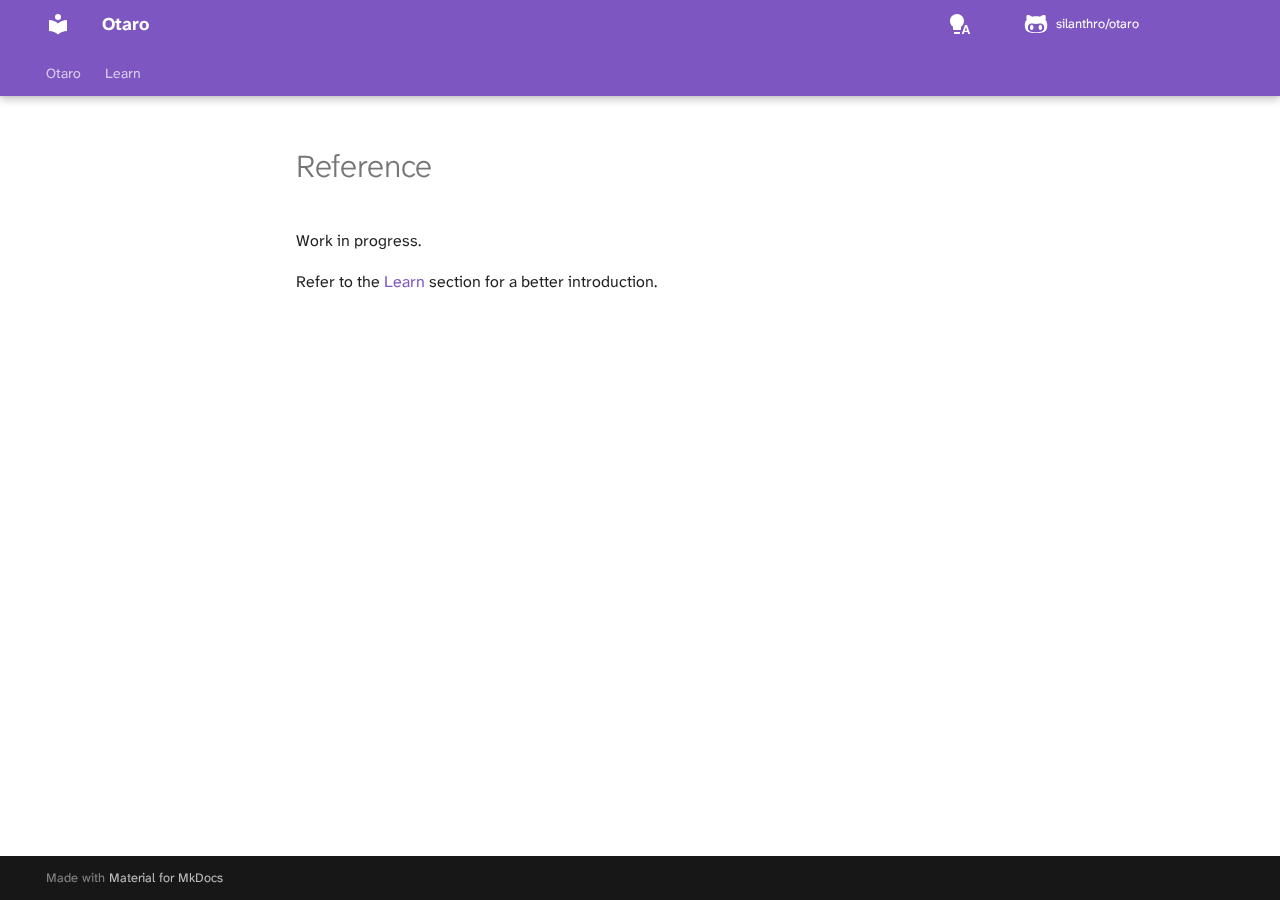
<file: reference/index.html>
<!doctype html>
<html lang="en" class="no-js">
  <head>
    
      <meta charset="utf-8">
      <meta name="viewport" content="width=device-width,initial-scale=1">
      
        <meta name="description" content="Otaro LLM usage">
      
      
      
        <link rel="canonical" href="https://silanthro.github.io/otaro/reference/">
      
      
      
      
      <link rel="icon" href="../assets/images/favicon.png">
      <meta name="generator" content="mkdocs-1.6.1, mkdocs-material-9.6.7">
    
    
      
        <title>Reference - Otaro</title>
      
    
    
      <link rel="stylesheet" href="../assets/stylesheets/main.8608ea7d.min.css">
      
        
        <link rel="stylesheet" href="../assets/stylesheets/palette.06af60db.min.css">
      
      


    
    
      
    
    
      
        
        
        <link rel="preconnect" href="https://fonts.gstatic.com" crossorigin>
        <link rel="stylesheet" href="https://fonts.googleapis.com/css?family=Atkinson+Hyperlegible+Next:300,300i,400,400i,700,700i%7CRoboto+Mono:400,400i,700,700i&display=fallback">
        <style>:root{--md-text-font:"Atkinson Hyperlegible Next";--md-code-font:"Roboto Mono"}</style>
      
    
    
      <link rel="stylesheet" href="../assets/_mkdocstrings.css">
    
      <link rel="stylesheet" href="../css/custom.css">
    
      <link rel="stylesheet" href="../termynal.css">
    
    <script>__md_scope=new URL("..",location),__md_hash=e=>[...e].reduce(((e,_)=>(e<<5)-e+_.charCodeAt(0)),0),__md_get=(e,_=localStorage,t=__md_scope)=>JSON.parse(_.getItem(t.pathname+"."+e)),__md_set=(e,_,t=localStorage,a=__md_scope)=>{try{t.setItem(a.pathname+"."+e,JSON.stringify(_))}catch(e){}}</script>
    
      

    
    
    
  </head>
  
  
    
    
      
    
    
    
    
    <body dir="ltr" data-md-color-scheme="default" data-md-color-primary="indigo" data-md-color-accent="indigo">
  
    
    <input class="md-toggle" data-md-toggle="drawer" type="checkbox" id="__drawer" autocomplete="off">
    <input class="md-toggle" data-md-toggle="search" type="checkbox" id="__search" autocomplete="off">
    <label class="md-overlay" for="__drawer"></label>
    <div data-md-component="skip">
      
        
        <a href="#reference" class="md-skip">
          Skip to content
        </a>
      
    </div>
    <div data-md-component="announce">
      
    </div>
    
    
      

  

<header class="md-header md-header--shadow md-header--lifted" data-md-component="header">
  <nav class="md-header__inner md-grid" aria-label="Header">
    <a href=".." title="Otaro" class="md-header__button md-logo" aria-label="Otaro" data-md-component="logo">
      
  
  <svg xmlns="http://www.w3.org/2000/svg" viewBox="0 0 24 24"><path d="M12 8a3 3 0 0 0 3-3 3 3 0 0 0-3-3 3 3 0 0 0-3 3 3 3 0 0 0 3 3m0 3.54C9.64 9.35 6.5 8 3 8v11c3.5 0 6.64 1.35 9 3.54 2.36-2.19 5.5-3.54 9-3.54V8c-3.5 0-6.64 1.35-9 3.54"/></svg>

    </a>
    <label class="md-header__button md-icon" for="__drawer">
      
      <svg xmlns="http://www.w3.org/2000/svg" viewBox="0 0 24 24"><path d="M3 6h18v2H3zm0 5h18v2H3zm0 5h18v2H3z"/></svg>
    </label>
    <div class="md-header__title" data-md-component="header-title">
      <div class="md-header__ellipsis">
        <div class="md-header__topic">
          <span class="md-ellipsis">
            Otaro
          </span>
        </div>
        <div class="md-header__topic" data-md-component="header-topic">
          <span class="md-ellipsis">
            
              Reference
            
          </span>
        </div>
      </div>
    </div>
    
      
        <form class="md-header__option" data-md-component="palette">
  
    
    
    
    <input class="md-option" data-md-color-media="(prefers-color-scheme)" data-md-color-scheme="default" data-md-color-primary="indigo" data-md-color-accent="indigo"  aria-label="Switch to light mode"  type="radio" name="__palette" id="__palette_0">
    
      <label class="md-header__button md-icon" title="Switch to light mode" for="__palette_1" hidden>
        <svg xmlns="http://www.w3.org/2000/svg" viewBox="0 0 24 24"><path d="M9 2C5.13 2 2 5.13 2 9c0 2.38 1.19 4.47 3 5.74V17c0 .55.45 1 1 1h6c.55 0 1-.45 1-1v-2.26c1.81-1.27 3-3.36 3-5.74 0-3.87-3.13-7-7-7M6 21c0 .55.45 1 1 1h4c.55 0 1-.45 1-1v-1H6zm13-8h-2l-3.2 9h1.9l.7-2h3.2l.7 2h1.9zm-2.15 5.65L18 15l1.15 3.65z"/></svg>
      </label>
    
  
    
    
    
    <input class="md-option" data-md-color-media="(prefers-color-scheme: light)" data-md-color-scheme="default" data-md-color-primary="deep-purple" data-md-color-accent="amber"  aria-label="Switch to dark mode"  type="radio" name="__palette" id="__palette_1">
    
      <label class="md-header__button md-icon" title="Switch to dark mode" for="__palette_2" hidden>
        <svg xmlns="http://www.w3.org/2000/svg" viewBox="0 0 24 24"><path d="M12 2a7 7 0 0 0-7 7c0 2.38 1.19 4.47 3 5.74V17a1 1 0 0 0 1 1h6a1 1 0 0 0 1-1v-2.26c1.81-1.27 3-3.36 3-5.74a7 7 0 0 0-7-7M9 21a1 1 0 0 0 1 1h4a1 1 0 0 0 1-1v-1H9z"/></svg>
      </label>
    
  
    
    
    
    <input class="md-option" data-md-color-media="(prefers-color-scheme: dark)" data-md-color-scheme="slate" data-md-color-primary="deep-purple" data-md-color-accent="amber"  aria-label="Switch to system preference"  type="radio" name="__palette" id="__palette_2">
    
      <label class="md-header__button md-icon" title="Switch to system preference" for="__palette_0" hidden>
        <svg xmlns="http://www.w3.org/2000/svg" viewBox="0 0 24 24"><path d="M12 2a7 7 0 0 1 7 7c0 2.38-1.19 4.47-3 5.74V17a1 1 0 0 1-1 1H9a1 1 0 0 1-1-1v-2.26C6.19 13.47 5 11.38 5 9a7 7 0 0 1 7-7M9 21v-1h6v1a1 1 0 0 1-1 1h-4a1 1 0 0 1-1-1m3-17a5 5 0 0 0-5 5c0 2.05 1.23 3.81 3 4.58V16h4v-2.42c1.77-.77 3-2.53 3-4.58a5 5 0 0 0-5-5"/></svg>
      </label>
    
  
</form>
      
    
    
      <script>var palette=__md_get("__palette");if(palette&&palette.color){if("(prefers-color-scheme)"===palette.color.media){var media=matchMedia("(prefers-color-scheme: light)"),input=document.querySelector(media.matches?"[data-md-color-media='(prefers-color-scheme: light)']":"[data-md-color-media='(prefers-color-scheme: dark)']");palette.color.media=input.getAttribute("data-md-color-media"),palette.color.scheme=input.getAttribute("data-md-color-scheme"),palette.color.primary=input.getAttribute("data-md-color-primary"),palette.color.accent=input.getAttribute("data-md-color-accent")}for(var[key,value]of Object.entries(palette.color))document.body.setAttribute("data-md-color-"+key,value)}</script>
    
    
    
    
      <div class="md-header__source">
        <a href="https://github.com/silanthro/otaro" title="Go to repository" class="md-source" data-md-component="source">
  <div class="md-source__icon md-icon">
    
    <svg xmlns="http://www.w3.org/2000/svg" viewBox="0 0 480 512"><!--! Font Awesome Free 6.7.2 by @fontawesome - https://fontawesome.com License - https://fontawesome.com/license/free (Icons: CC BY 4.0, Fonts: SIL OFL 1.1, Code: MIT License) Copyright 2024 Fonticons, Inc.--><path d="M186.1 328.7c0 20.9-10.9 55.1-36.7 55.1s-36.7-34.2-36.7-55.1 10.9-55.1 36.7-55.1 36.7 34.2 36.7 55.1M480 278.2c0 31.9-3.2 65.7-17.5 95-37.9 76.6-142.1 74.8-216.7 74.8-75.8 0-186.2 2.7-225.6-74.8-14.6-29-20.2-63.1-20.2-95 0-41.9 13.9-81.5 41.5-113.6-5.2-15.8-7.7-32.4-7.7-48.8 0-21.5 4.9-32.3 14.6-51.8 45.3 0 74.3 9 108.8 36 29-6.9 58.8-10 88.7-10 27 0 54.2 2.9 80.4 9.2 34-26.7 63-35.2 107.8-35.2 9.8 19.5 14.6 30.3 14.6 51.8 0 16.4-2.6 32.7-7.7 48.2 27.5 32.4 39 72.3 39 114.2m-64.3 50.5c0-43.9-26.7-82.6-73.5-82.6-18.9 0-37 3.4-56 6-14.9 2.3-29.8 3.2-45.1 3.2-15.2 0-30.1-.9-45.1-3.2-18.7-2.6-37-6-56-6-46.8 0-73.5 38.7-73.5 82.6 0 87.8 80.4 101.3 150.4 101.3h48.2c70.3 0 150.6-13.4 150.6-101.3m-82.6-55.1c-25.8 0-36.7 34.2-36.7 55.1s10.9 55.1 36.7 55.1 36.7-34.2 36.7-55.1-10.9-55.1-36.7-55.1"/></svg>
  </div>
  <div class="md-source__repository">
    silanthro/otaro
  </div>
</a>
      </div>
    
  </nav>
  
    
      
<nav class="md-tabs" aria-label="Tabs" data-md-component="tabs">
  <div class="md-grid">
    <ul class="md-tabs__list">
      
        
  
  
  
    <li class="md-tabs__item">
      <a href=".." class="md-tabs__link">
        
  
    
  
  Otaro

      </a>
    </li>
  

      
        
  
  
  
    
    
      
  
  
  
    
    
      <li class="md-tabs__item">
        <a href="../learn/configure_tasks/yaml/" class="md-tabs__link">
          
  
    
  
  Learn

        </a>
      </li>
    
  

    
  

      
    </ul>
  </div>
</nav>
    
  
</header>
    
    <div class="md-container" data-md-component="container">
      
      
        
      
      <main class="md-main" data-md-component="main">
        <div class="md-main__inner md-grid">
          
            
              
              <div class="md-sidebar md-sidebar--primary" data-md-component="sidebar" data-md-type="navigation" >
                <div class="md-sidebar__scrollwrap">
                  <div class="md-sidebar__inner">
                    


  


<nav class="md-nav md-nav--primary md-nav--lifted" aria-label="Navigation" data-md-level="0">
  <label class="md-nav__title" for="__drawer">
    <a href=".." title="Otaro" class="md-nav__button md-logo" aria-label="Otaro" data-md-component="logo">
      
  
  <svg xmlns="http://www.w3.org/2000/svg" viewBox="0 0 24 24"><path d="M12 8a3 3 0 0 0 3-3 3 3 0 0 0-3-3 3 3 0 0 0-3 3 3 3 0 0 0 3 3m0 3.54C9.64 9.35 6.5 8 3 8v11c3.5 0 6.64 1.35 9 3.54 2.36-2.19 5.5-3.54 9-3.54V8c-3.5 0-6.64 1.35-9 3.54"/></svg>

    </a>
    Otaro
  </label>
  
    <div class="md-nav__source">
      <a href="https://github.com/silanthro/otaro" title="Go to repository" class="md-source" data-md-component="source">
  <div class="md-source__icon md-icon">
    
    <svg xmlns="http://www.w3.org/2000/svg" viewBox="0 0 480 512"><!--! Font Awesome Free 6.7.2 by @fontawesome - https://fontawesome.com License - https://fontawesome.com/license/free (Icons: CC BY 4.0, Fonts: SIL OFL 1.1, Code: MIT License) Copyright 2024 Fonticons, Inc.--><path d="M186.1 328.7c0 20.9-10.9 55.1-36.7 55.1s-36.7-34.2-36.7-55.1 10.9-55.1 36.7-55.1 36.7 34.2 36.7 55.1M480 278.2c0 31.9-3.2 65.7-17.5 95-37.9 76.6-142.1 74.8-216.7 74.8-75.8 0-186.2 2.7-225.6-74.8-14.6-29-20.2-63.1-20.2-95 0-41.9 13.9-81.5 41.5-113.6-5.2-15.8-7.7-32.4-7.7-48.8 0-21.5 4.9-32.3 14.6-51.8 45.3 0 74.3 9 108.8 36 29-6.9 58.8-10 88.7-10 27 0 54.2 2.9 80.4 9.2 34-26.7 63-35.2 107.8-35.2 9.8 19.5 14.6 30.3 14.6 51.8 0 16.4-2.6 32.7-7.7 48.2 27.5 32.4 39 72.3 39 114.2m-64.3 50.5c0-43.9-26.7-82.6-73.5-82.6-18.9 0-37 3.4-56 6-14.9 2.3-29.8 3.2-45.1 3.2-15.2 0-30.1-.9-45.1-3.2-18.7-2.6-37-6-56-6-46.8 0-73.5 38.7-73.5 82.6 0 87.8 80.4 101.3 150.4 101.3h48.2c70.3 0 150.6-13.4 150.6-101.3m-82.6-55.1c-25.8 0-36.7 34.2-36.7 55.1s10.9 55.1 36.7 55.1 36.7-34.2 36.7-55.1-10.9-55.1-36.7-55.1"/></svg>
  </div>
  <div class="md-source__repository">
    silanthro/otaro
  </div>
</a>
    </div>
  
  <ul class="md-nav__list" data-md-scrollfix>
    
      
      
  
  
  
  
    <li class="md-nav__item">
      <a href=".." class="md-nav__link">
        
  
  <span class="md-ellipsis">
    Otaro
    
  </span>
  

      </a>
    </li>
  

    
      
      
  
  
  
  
    
    
      
        
      
        
      
        
      
        
      
    
    
      
      
    
    
    <li class="md-nav__item md-nav__item--nested">
      
        
        
        <input class="md-nav__toggle md-toggle " type="checkbox" id="__nav_2" >
        
          
          <label class="md-nav__link" for="__nav_2" id="__nav_2_label" tabindex="0">
            
  
  <span class="md-ellipsis">
    Learn
    
  </span>
  

            <span class="md-nav__icon md-icon"></span>
          </label>
        
        <nav class="md-nav" data-md-level="1" aria-labelledby="__nav_2_label" aria-expanded="false">
          <label class="md-nav__title" for="__nav_2">
            <span class="md-nav__icon md-icon"></span>
            Learn
          </label>
          <ul class="md-nav__list" data-md-scrollfix>
            
              
                
  
  
  
  
    
    
      
        
      
        
      
    
    
      
      
    
    
    <li class="md-nav__item md-nav__item--nested">
      
        
        
        <input class="md-nav__toggle md-toggle " type="checkbox" id="__nav_2_1" >
        
          
          <label class="md-nav__link" for="__nav_2_1" id="__nav_2_1_label" tabindex="0">
            
  
  <span class="md-ellipsis">
    Configure tasks
    
  </span>
  

            <span class="md-nav__icon md-icon"></span>
          </label>
        
        <nav class="md-nav" data-md-level="2" aria-labelledby="__nav_2_1_label" aria-expanded="false">
          <label class="md-nav__title" for="__nav_2_1">
            <span class="md-nav__icon md-icon"></span>
            Configure tasks
          </label>
          <ul class="md-nav__list" data-md-scrollfix>
            
              
                
  
  
  
  
    <li class="md-nav__item">
      <a href="../learn/configure_tasks/yaml/" class="md-nav__link">
        
  
  <span class="md-ellipsis">
    Configure a task in YAML
    
  </span>
  

      </a>
    </li>
  

              
            
              
                
  
  
  
  
    <li class="md-nav__item">
      <a href="../learn/configure_tasks/python/" class="md-nav__link">
        
  
  <span class="md-ellipsis">
    Configure a task in Python
    
  </span>
  

      </a>
    </li>
  

              
            
          </ul>
        </nav>
      
    </li>
  

              
            
              
                
  
  
  
  
    <li class="md-nav__item">
      <a href="../learn/optimize_prompt/" class="md-nav__link">
        
  
  <span class="md-ellipsis">
    Optimize the prompt
    
  </span>
  

      </a>
    </li>
  

              
            
              
                
  
  
  
  
    <li class="md-nav__item">
      <a href="../learn/access_prompt/" class="md-nav__link">
        
  
  <span class="md-ellipsis">
    Access the prompt
    
  </span>
  

      </a>
    </li>
  

              
            
              
                
  
  
  
  
    <li class="md-nav__item">
      <a href="../learn/deploy_config/" class="md-nav__link">
        
  
  <span class="md-ellipsis">
    Deploy config
    
  </span>
  

      </a>
    </li>
  

              
            
          </ul>
        </nav>
      
    </li>
  

    
  </ul>
</nav>
                  </div>
                </div>
              </div>
            
            
              
              <div class="md-sidebar md-sidebar--secondary" data-md-component="sidebar" data-md-type="toc" >
                <div class="md-sidebar__scrollwrap">
                  <div class="md-sidebar__inner">
                    

<nav class="md-nav md-nav--secondary" aria-label="Table of contents">
  
  
  
    
  
  
</nav>
                  </div>
                </div>
              </div>
            
          
          
            <div class="md-content" data-md-component="content">
              <article class="md-content__inner md-typeset">
                
                  


  
  


<h1 id="reference">Reference<a class="headerlink" href="#reference" title="Permanent link">&para;</a></h1>
<p>Work in progress.</p>
<p>Refer to the <a href="../learn/configure_tasks/yaml/">Learn</a> section for a better introduction.</p>












                
              </article>
            </div>
          
          
  <script>var tabs=__md_get("__tabs");if(Array.isArray(tabs))e:for(var set of document.querySelectorAll(".tabbed-set")){var labels=set.querySelector(".tabbed-labels");for(var tab of tabs)for(var label of labels.getElementsByTagName("label"))if(label.innerText.trim()===tab){var input=document.getElementById(label.htmlFor);input.checked=!0;continue e}}</script>

<script>var target=document.getElementById(location.hash.slice(1));target&&target.name&&(target.checked=target.name.startsWith("__tabbed_"))</script>
        </div>
        
          <button type="button" class="md-top md-icon" data-md-component="top" hidden>
  
  <svg xmlns="http://www.w3.org/2000/svg" viewBox="0 0 24 24"><path d="M13 20h-2V8l-5.5 5.5-1.42-1.42L12 4.16l7.92 7.92-1.42 1.42L13 8z"/></svg>
  Back to top
</button>
        
      </main>
      
        <footer class="md-footer">
  
    
  
  <div class="md-footer-meta md-typeset">
    <div class="md-footer-meta__inner md-grid">
      <div class="md-copyright">
  
  
    Made with
    <a href="https://squidfunk.github.io/mkdocs-material/" target="_blank" rel="noopener">
      Material for MkDocs
    </a>
  
</div>
      
    </div>
  </div>
</footer>
      
    </div>
    <div class="md-dialog" data-md-component="dialog">
      <div class="md-dialog__inner md-typeset"></div>
    </div>
    
      <div class="md-progress" data-md-component="progress" role="progressbar"></div>
    
    
    <script id="__config" type="application/json">{"base": "..", "features": ["content.code.annotate", "content.code.copy", "content.footnote.tooltips", "content.tabs.link", "content.tooltips", "navigation.footer", "navigation.indexes", "navigation.instant", "navigation.instant.prefetch", "navigation.instant.progress", "navigation.path", "navigation.tabs", "navigation.tabs.sticky", "navigation.top", "navigation.tracking", "search.highlight", "search.share", "search.suggest", "toc.follow"], "search": "../assets/javascripts/workers/search.f8cc74c7.min.js", "translations": {"clipboard.copied": "Copied to clipboard", "clipboard.copy": "Copy to clipboard", "search.result.more.one": "1 more on this page", "search.result.more.other": "# more on this page", "search.result.none": "No matching documents", "search.result.one": "1 matching document", "search.result.other": "# matching documents", "search.result.placeholder": "Type to start searching", "search.result.term.missing": "Missing", "select.version": "Select version"}}</script>
    
    
      <script src="../assets/javascripts/bundle.c8b220af.min.js"></script>
      
        <script src="../termynal.js"></script>
      
    
  </body>
</html>
</file>
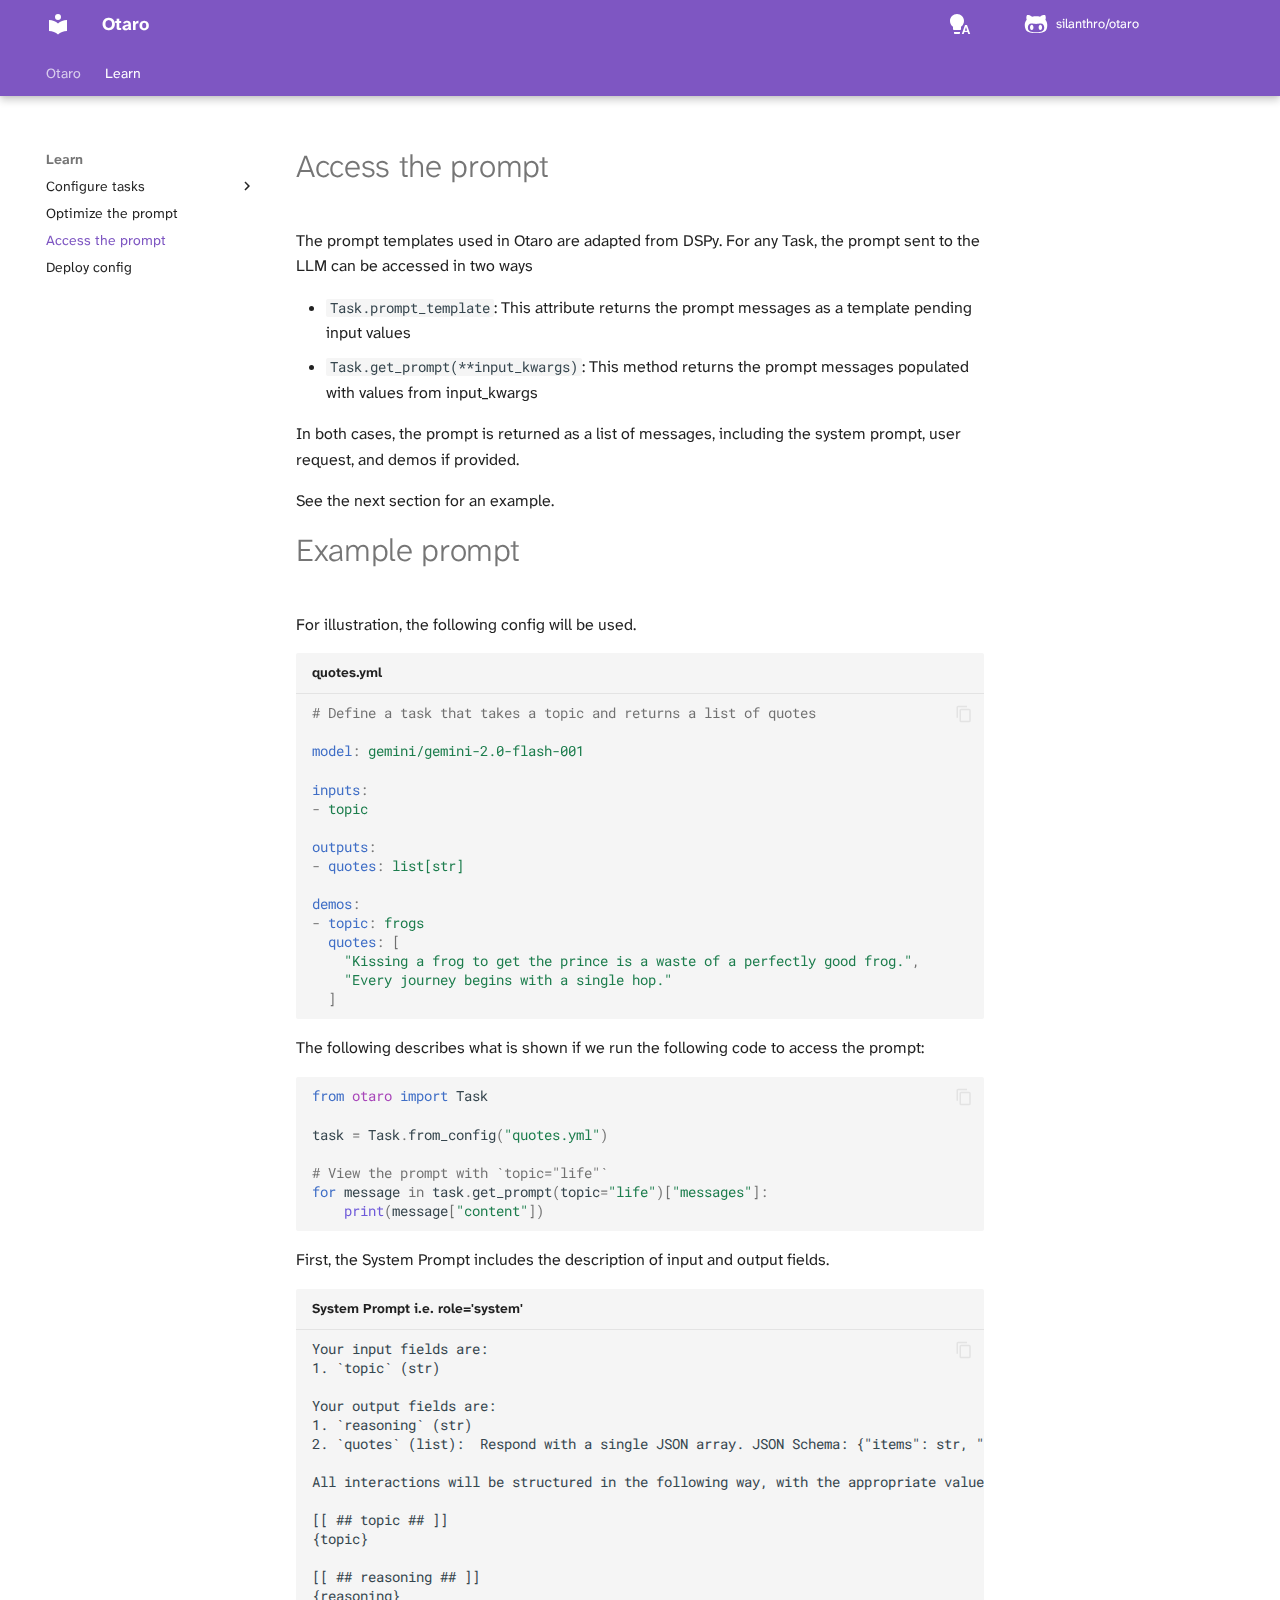
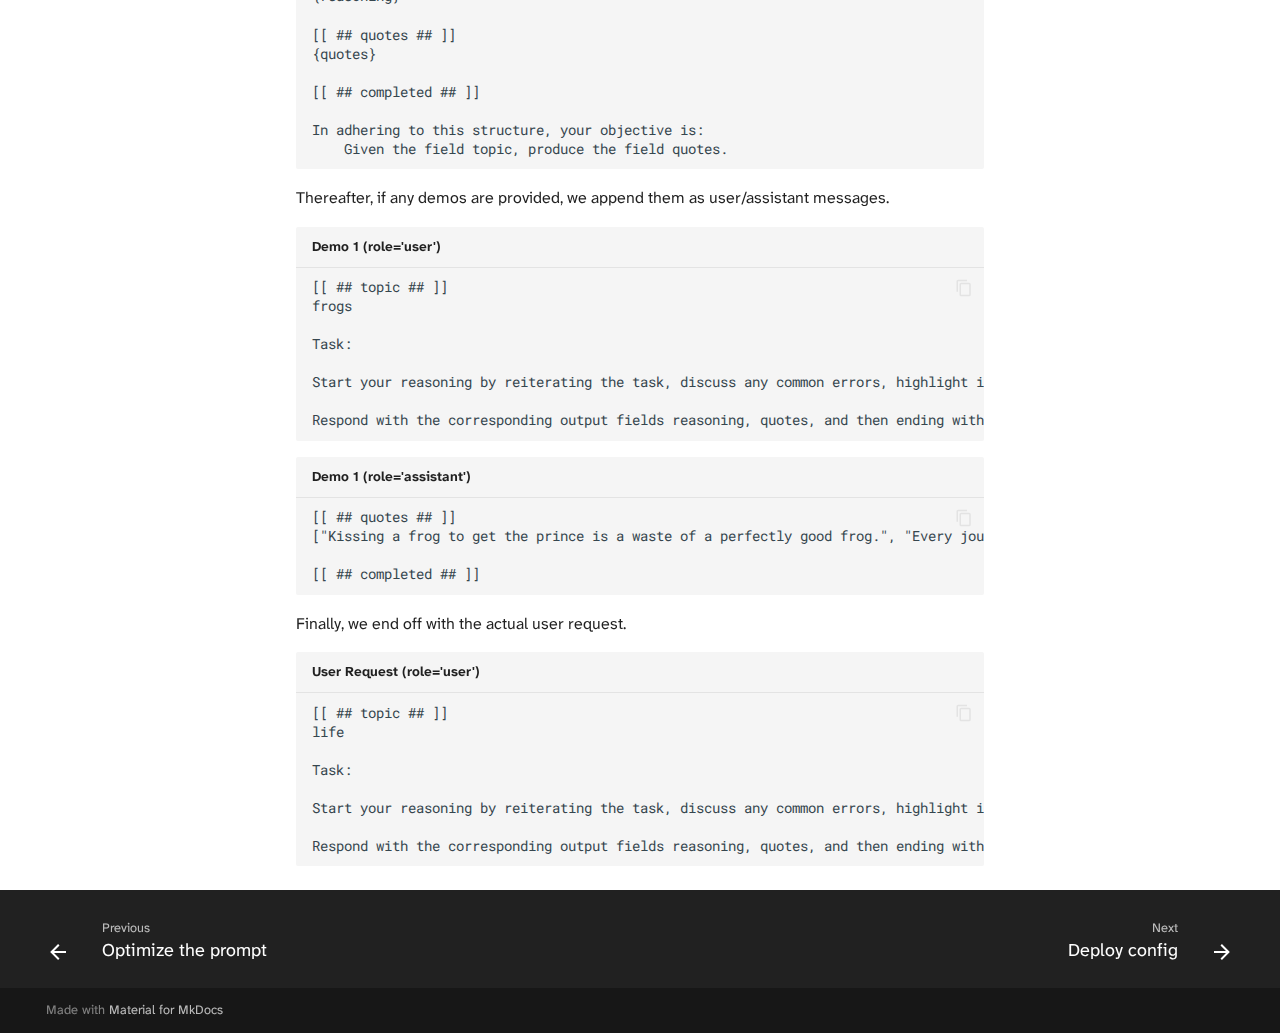
<file: learn/access_prompt/index.html>
<!doctype html>
<html lang="en" class="no-js">
  <head>
    
      <meta charset="utf-8">
      <meta name="viewport" content="width=device-width,initial-scale=1">
      
        <meta name="description" content="Otaro LLM usage">
      
      
      
        <link rel="canonical" href="https://silanthro.github.io/otaro/learn/access_prompt/">
      
      
        <link rel="prev" href="../optimize_prompt/">
      
      
        <link rel="next" href="../deploy_config/">
      
      
      <link rel="icon" href="../../assets/images/favicon.png">
      <meta name="generator" content="mkdocs-1.6.1, mkdocs-material-9.6.7">
    
    
      
        <title>Access the prompt - Otaro</title>
      
    
    
      <link rel="stylesheet" href="../../assets/stylesheets/main.8608ea7d.min.css">
      
        
        <link rel="stylesheet" href="../../assets/stylesheets/palette.06af60db.min.css">
      
      


    
    
      
    
    
      
        
        
        <link rel="preconnect" href="https://fonts.gstatic.com" crossorigin>
        <link rel="stylesheet" href="https://fonts.googleapis.com/css?family=Atkinson+Hyperlegible+Next:300,300i,400,400i,700,700i%7CRoboto+Mono:400,400i,700,700i&display=fallback">
        <style>:root{--md-text-font:"Atkinson Hyperlegible Next";--md-code-font:"Roboto Mono"}</style>
      
    
    
      <link rel="stylesheet" href="../../assets/_mkdocstrings.css">
    
      <link rel="stylesheet" href="../../css/custom.css">
    
      <link rel="stylesheet" href="../../termynal.css">
    
    <script>__md_scope=new URL("../..",location),__md_hash=e=>[...e].reduce(((e,_)=>(e<<5)-e+_.charCodeAt(0)),0),__md_get=(e,_=localStorage,t=__md_scope)=>JSON.parse(_.getItem(t.pathname+"."+e)),__md_set=(e,_,t=localStorage,a=__md_scope)=>{try{t.setItem(a.pathname+"."+e,JSON.stringify(_))}catch(e){}}</script>
    
      

    
    
    
  </head>
  
  
    
    
      
    
    
    
    
    <body dir="ltr" data-md-color-scheme="default" data-md-color-primary="indigo" data-md-color-accent="indigo">
  
    
    <input class="md-toggle" data-md-toggle="drawer" type="checkbox" id="__drawer" autocomplete="off">
    <input class="md-toggle" data-md-toggle="search" type="checkbox" id="__search" autocomplete="off">
    <label class="md-overlay" for="__drawer"></label>
    <div data-md-component="skip">
      
        
        <a href="#access-the-prompt" class="md-skip">
          Skip to content
        </a>
      
    </div>
    <div data-md-component="announce">
      
    </div>
    
    
      

  

<header class="md-header md-header--shadow md-header--lifted" data-md-component="header">
  <nav class="md-header__inner md-grid" aria-label="Header">
    <a href="../.." title="Otaro" class="md-header__button md-logo" aria-label="Otaro" data-md-component="logo">
      
  
  <svg xmlns="http://www.w3.org/2000/svg" viewBox="0 0 24 24"><path d="M12 8a3 3 0 0 0 3-3 3 3 0 0 0-3-3 3 3 0 0 0-3 3 3 3 0 0 0 3 3m0 3.54C9.64 9.35 6.5 8 3 8v11c3.5 0 6.64 1.35 9 3.54 2.36-2.19 5.5-3.54 9-3.54V8c-3.5 0-6.64 1.35-9 3.54"/></svg>

    </a>
    <label class="md-header__button md-icon" for="__drawer">
      
      <svg xmlns="http://www.w3.org/2000/svg" viewBox="0 0 24 24"><path d="M3 6h18v2H3zm0 5h18v2H3zm0 5h18v2H3z"/></svg>
    </label>
    <div class="md-header__title" data-md-component="header-title">
      <div class="md-header__ellipsis">
        <div class="md-header__topic">
          <span class="md-ellipsis">
            Otaro
          </span>
        </div>
        <div class="md-header__topic" data-md-component="header-topic">
          <span class="md-ellipsis">
            
              Access the prompt
            
          </span>
        </div>
      </div>
    </div>
    
      
        <form class="md-header__option" data-md-component="palette">
  
    
    
    
    <input class="md-option" data-md-color-media="(prefers-color-scheme)" data-md-color-scheme="default" data-md-color-primary="indigo" data-md-color-accent="indigo"  aria-label="Switch to light mode"  type="radio" name="__palette" id="__palette_0">
    
      <label class="md-header__button md-icon" title="Switch to light mode" for="__palette_1" hidden>
        <svg xmlns="http://www.w3.org/2000/svg" viewBox="0 0 24 24"><path d="M9 2C5.13 2 2 5.13 2 9c0 2.38 1.19 4.47 3 5.74V17c0 .55.45 1 1 1h6c.55 0 1-.45 1-1v-2.26c1.81-1.27 3-3.36 3-5.74 0-3.87-3.13-7-7-7M6 21c0 .55.45 1 1 1h4c.55 0 1-.45 1-1v-1H6zm13-8h-2l-3.2 9h1.9l.7-2h3.2l.7 2h1.9zm-2.15 5.65L18 15l1.15 3.65z"/></svg>
      </label>
    
  
    
    
    
    <input class="md-option" data-md-color-media="(prefers-color-scheme: light)" data-md-color-scheme="default" data-md-color-primary="deep-purple" data-md-color-accent="amber"  aria-label="Switch to dark mode"  type="radio" name="__palette" id="__palette_1">
    
      <label class="md-header__button md-icon" title="Switch to dark mode" for="__palette_2" hidden>
        <svg xmlns="http://www.w3.org/2000/svg" viewBox="0 0 24 24"><path d="M12 2a7 7 0 0 0-7 7c0 2.38 1.19 4.47 3 5.74V17a1 1 0 0 0 1 1h6a1 1 0 0 0 1-1v-2.26c1.81-1.27 3-3.36 3-5.74a7 7 0 0 0-7-7M9 21a1 1 0 0 0 1 1h4a1 1 0 0 0 1-1v-1H9z"/></svg>
      </label>
    
  
    
    
    
    <input class="md-option" data-md-color-media="(prefers-color-scheme: dark)" data-md-color-scheme="slate" data-md-color-primary="deep-purple" data-md-color-accent="amber"  aria-label="Switch to system preference"  type="radio" name="__palette" id="__palette_2">
    
      <label class="md-header__button md-icon" title="Switch to system preference" for="__palette_0" hidden>
        <svg xmlns="http://www.w3.org/2000/svg" viewBox="0 0 24 24"><path d="M12 2a7 7 0 0 1 7 7c0 2.38-1.19 4.47-3 5.74V17a1 1 0 0 1-1 1H9a1 1 0 0 1-1-1v-2.26C6.19 13.47 5 11.38 5 9a7 7 0 0 1 7-7M9 21v-1h6v1a1 1 0 0 1-1 1h-4a1 1 0 0 1-1-1m3-17a5 5 0 0 0-5 5c0 2.05 1.23 3.81 3 4.58V16h4v-2.42c1.77-.77 3-2.53 3-4.58a5 5 0 0 0-5-5"/></svg>
      </label>
    
  
</form>
      
    
    
      <script>var palette=__md_get("__palette");if(palette&&palette.color){if("(prefers-color-scheme)"===palette.color.media){var media=matchMedia("(prefers-color-scheme: light)"),input=document.querySelector(media.matches?"[data-md-color-media='(prefers-color-scheme: light)']":"[data-md-color-media='(prefers-color-scheme: dark)']");palette.color.media=input.getAttribute("data-md-color-media"),palette.color.scheme=input.getAttribute("data-md-color-scheme"),palette.color.primary=input.getAttribute("data-md-color-primary"),palette.color.accent=input.getAttribute("data-md-color-accent")}for(var[key,value]of Object.entries(palette.color))document.body.setAttribute("data-md-color-"+key,value)}</script>
    
    
    
    
      <div class="md-header__source">
        <a href="https://github.com/silanthro/otaro" title="Go to repository" class="md-source" data-md-component="source">
  <div class="md-source__icon md-icon">
    
    <svg xmlns="http://www.w3.org/2000/svg" viewBox="0 0 480 512"><!--! Font Awesome Free 6.7.2 by @fontawesome - https://fontawesome.com License - https://fontawesome.com/license/free (Icons: CC BY 4.0, Fonts: SIL OFL 1.1, Code: MIT License) Copyright 2024 Fonticons, Inc.--><path d="M186.1 328.7c0 20.9-10.9 55.1-36.7 55.1s-36.7-34.2-36.7-55.1 10.9-55.1 36.7-55.1 36.7 34.2 36.7 55.1M480 278.2c0 31.9-3.2 65.7-17.5 95-37.9 76.6-142.1 74.8-216.7 74.8-75.8 0-186.2 2.7-225.6-74.8-14.6-29-20.2-63.1-20.2-95 0-41.9 13.9-81.5 41.5-113.6-5.2-15.8-7.7-32.4-7.7-48.8 0-21.5 4.9-32.3 14.6-51.8 45.3 0 74.3 9 108.8 36 29-6.9 58.8-10 88.7-10 27 0 54.2 2.9 80.4 9.2 34-26.7 63-35.2 107.8-35.2 9.8 19.5 14.6 30.3 14.6 51.8 0 16.4-2.6 32.7-7.7 48.2 27.5 32.4 39 72.3 39 114.2m-64.3 50.5c0-43.9-26.7-82.6-73.5-82.6-18.9 0-37 3.4-56 6-14.9 2.3-29.8 3.2-45.1 3.2-15.2 0-30.1-.9-45.1-3.2-18.7-2.6-37-6-56-6-46.8 0-73.5 38.7-73.5 82.6 0 87.8 80.4 101.3 150.4 101.3h48.2c70.3 0 150.6-13.4 150.6-101.3m-82.6-55.1c-25.8 0-36.7 34.2-36.7 55.1s10.9 55.1 36.7 55.1 36.7-34.2 36.7-55.1-10.9-55.1-36.7-55.1"/></svg>
  </div>
  <div class="md-source__repository">
    silanthro/otaro
  </div>
</a>
      </div>
    
  </nav>
  
    
      
<nav class="md-tabs" aria-label="Tabs" data-md-component="tabs">
  <div class="md-grid">
    <ul class="md-tabs__list">
      
        
  
  
  
    <li class="md-tabs__item">
      <a href="../.." class="md-tabs__link">
        
  
    
  
  Otaro

      </a>
    </li>
  

      
        
  
  
    
  
  
    
    
      
  
  
    
  
  
    
    
      <li class="md-tabs__item md-tabs__item--active">
        <a href="../configure_tasks/yaml/" class="md-tabs__link">
          
  
    
  
  Learn

        </a>
      </li>
    
  

    
  

      
    </ul>
  </div>
</nav>
    
  
</header>
    
    <div class="md-container" data-md-component="container">
      
      
        
      
      <main class="md-main" data-md-component="main">
        <div class="md-main__inner md-grid">
          
            
              
              <div class="md-sidebar md-sidebar--primary" data-md-component="sidebar" data-md-type="navigation" >
                <div class="md-sidebar__scrollwrap">
                  <div class="md-sidebar__inner">
                    


  


<nav class="md-nav md-nav--primary md-nav--lifted" aria-label="Navigation" data-md-level="0">
  <label class="md-nav__title" for="__drawer">
    <a href="../.." title="Otaro" class="md-nav__button md-logo" aria-label="Otaro" data-md-component="logo">
      
  
  <svg xmlns="http://www.w3.org/2000/svg" viewBox="0 0 24 24"><path d="M12 8a3 3 0 0 0 3-3 3 3 0 0 0-3-3 3 3 0 0 0-3 3 3 3 0 0 0 3 3m0 3.54C9.64 9.35 6.5 8 3 8v11c3.5 0 6.64 1.35 9 3.54 2.36-2.19 5.5-3.54 9-3.54V8c-3.5 0-6.64 1.35-9 3.54"/></svg>

    </a>
    Otaro
  </label>
  
    <div class="md-nav__source">
      <a href="https://github.com/silanthro/otaro" title="Go to repository" class="md-source" data-md-component="source">
  <div class="md-source__icon md-icon">
    
    <svg xmlns="http://www.w3.org/2000/svg" viewBox="0 0 480 512"><!--! Font Awesome Free 6.7.2 by @fontawesome - https://fontawesome.com License - https://fontawesome.com/license/free (Icons: CC BY 4.0, Fonts: SIL OFL 1.1, Code: MIT License) Copyright 2024 Fonticons, Inc.--><path d="M186.1 328.7c0 20.9-10.9 55.1-36.7 55.1s-36.7-34.2-36.7-55.1 10.9-55.1 36.7-55.1 36.7 34.2 36.7 55.1M480 278.2c0 31.9-3.2 65.7-17.5 95-37.9 76.6-142.1 74.8-216.7 74.8-75.8 0-186.2 2.7-225.6-74.8-14.6-29-20.2-63.1-20.2-95 0-41.9 13.9-81.5 41.5-113.6-5.2-15.8-7.7-32.4-7.7-48.8 0-21.5 4.9-32.3 14.6-51.8 45.3 0 74.3 9 108.8 36 29-6.9 58.8-10 88.7-10 27 0 54.2 2.9 80.4 9.2 34-26.7 63-35.2 107.8-35.2 9.8 19.5 14.6 30.3 14.6 51.8 0 16.4-2.6 32.7-7.7 48.2 27.5 32.4 39 72.3 39 114.2m-64.3 50.5c0-43.9-26.7-82.6-73.5-82.6-18.9 0-37 3.4-56 6-14.9 2.3-29.8 3.2-45.1 3.2-15.2 0-30.1-.9-45.1-3.2-18.7-2.6-37-6-56-6-46.8 0-73.5 38.7-73.5 82.6 0 87.8 80.4 101.3 150.4 101.3h48.2c70.3 0 150.6-13.4 150.6-101.3m-82.6-55.1c-25.8 0-36.7 34.2-36.7 55.1s10.9 55.1 36.7 55.1 36.7-34.2 36.7-55.1-10.9-55.1-36.7-55.1"/></svg>
  </div>
  <div class="md-source__repository">
    silanthro/otaro
  </div>
</a>
    </div>
  
  <ul class="md-nav__list" data-md-scrollfix>
    
      
      
  
  
  
  
    <li class="md-nav__item">
      <a href="../.." class="md-nav__link">
        
  
  <span class="md-ellipsis">
    Otaro
    
  </span>
  

      </a>
    </li>
  

    
      
      
  
  
    
  
  
  
    
    
      
        
      
        
      
        
      
        
      
    
    
      
        
        
      
      
    
    
    <li class="md-nav__item md-nav__item--active md-nav__item--section md-nav__item--nested">
      
        
        
        <input class="md-nav__toggle md-toggle " type="checkbox" id="__nav_2" checked>
        
          
          <label class="md-nav__link" for="__nav_2" id="__nav_2_label" tabindex="">
            
  
  <span class="md-ellipsis">
    Learn
    
  </span>
  

            <span class="md-nav__icon md-icon"></span>
          </label>
        
        <nav class="md-nav" data-md-level="1" aria-labelledby="__nav_2_label" aria-expanded="true">
          <label class="md-nav__title" for="__nav_2">
            <span class="md-nav__icon md-icon"></span>
            Learn
          </label>
          <ul class="md-nav__list" data-md-scrollfix>
            
              
                
  
  
  
  
    
    
      
        
      
        
      
    
    
      
      
    
    
    <li class="md-nav__item md-nav__item--nested">
      
        
        
        <input class="md-nav__toggle md-toggle " type="checkbox" id="__nav_2_1" >
        
          
          <label class="md-nav__link" for="__nav_2_1" id="__nav_2_1_label" tabindex="0">
            
  
  <span class="md-ellipsis">
    Configure tasks
    
  </span>
  

            <span class="md-nav__icon md-icon"></span>
          </label>
        
        <nav class="md-nav" data-md-level="2" aria-labelledby="__nav_2_1_label" aria-expanded="false">
          <label class="md-nav__title" for="__nav_2_1">
            <span class="md-nav__icon md-icon"></span>
            Configure tasks
          </label>
          <ul class="md-nav__list" data-md-scrollfix>
            
              
                
  
  
  
  
    <li class="md-nav__item">
      <a href="../configure_tasks/yaml/" class="md-nav__link">
        
  
  <span class="md-ellipsis">
    Configure a task in YAML
    
  </span>
  

      </a>
    </li>
  

              
            
              
                
  
  
  
  
    <li class="md-nav__item">
      <a href="../configure_tasks/python/" class="md-nav__link">
        
  
  <span class="md-ellipsis">
    Configure a task in Python
    
  </span>
  

      </a>
    </li>
  

              
            
          </ul>
        </nav>
      
    </li>
  

              
            
              
                
  
  
  
  
    <li class="md-nav__item">
      <a href="../optimize_prompt/" class="md-nav__link">
        
  
  <span class="md-ellipsis">
    Optimize the prompt
    
  </span>
  

      </a>
    </li>
  

              
            
              
                
  
  
    
  
  
  
    <li class="md-nav__item md-nav__item--active">
      
      <input class="md-nav__toggle md-toggle" type="checkbox" id="__toc">
      
      
        
      
      
      <a href="./" class="md-nav__link md-nav__link--active">
        
  
  <span class="md-ellipsis">
    Access the prompt
    
  </span>
  

      </a>
      
    </li>
  

              
            
              
                
  
  
  
  
    <li class="md-nav__item">
      <a href="../deploy_config/" class="md-nav__link">
        
  
  <span class="md-ellipsis">
    Deploy config
    
  </span>
  

      </a>
    </li>
  

              
            
          </ul>
        </nav>
      
    </li>
  

    
  </ul>
</nav>
                  </div>
                </div>
              </div>
            
            
              
              <div class="md-sidebar md-sidebar--secondary" data-md-component="sidebar" data-md-type="toc" >
                <div class="md-sidebar__scrollwrap">
                  <div class="md-sidebar__inner">
                    

<nav class="md-nav md-nav--secondary" aria-label="Table of contents">
  
  
  
    
  
  
</nav>
                  </div>
                </div>
              </div>
            
          
          
            <div class="md-content" data-md-component="content">
              <article class="md-content__inner md-typeset">
                
                  


  
  


<h1 id="access-the-prompt">Access the prompt<a class="headerlink" href="#access-the-prompt" title="Permanent link">&para;</a></h1>
<p>The prompt templates used in Otaro are adapted from DSPy. For any Task, the prompt sent to the LLM can be accessed in two ways</p>
<ul>
<li><code>Task.prompt_template</code>: This attribute returns the prompt messages as a template pending input values</li>
<li><code>Task.get_prompt(**input_kwargs)</code>: This method returns the prompt messages populated with values from input_kwargs</li>
</ul>
<p>In both cases, the prompt is returned as a list of messages, including the system prompt, user request, and demos if provided.</p>
<p>See the next section for an example.</p>
<h1 id="example-prompt">Example prompt<a class="headerlink" href="#example-prompt" title="Permanent link">&para;</a></h1>
<p>For illustration, the following config will be used.</p>
<div class="highlight"><span class="filename">quotes.yml</span><pre><span></span><code><span id="__span-0-1"><span class="c1"># Define a task that takes a topic and returns a list of quotes</span>
</span><span id="__span-0-2">
</span><span id="__span-0-3"><span class="nt">model</span><span class="p">:</span><span class="w"> </span><span class="l l-Scalar l-Scalar-Plain">gemini/gemini-2.0-flash-001</span>
</span><span id="__span-0-4">
</span><span id="__span-0-5"><span class="nt">inputs</span><span class="p">:</span>
</span><span id="__span-0-6"><span class="p p-Indicator">-</span><span class="w"> </span><span class="l l-Scalar l-Scalar-Plain">topic</span>
</span><span id="__span-0-7">
</span><span id="__span-0-8"><span class="nt">outputs</span><span class="p">:</span>
</span><span id="__span-0-9"><span class="p p-Indicator">-</span><span class="w"> </span><span class="nt">quotes</span><span class="p">:</span><span class="w"> </span><span class="l l-Scalar l-Scalar-Plain">list[str]</span>
</span><span id="__span-0-10">
</span><span id="__span-0-11"><span class="nt">demos</span><span class="p">:</span>
</span><span id="__span-0-12"><span class="p p-Indicator">-</span><span class="w"> </span><span class="nt">topic</span><span class="p">:</span><span class="w"> </span><span class="l l-Scalar l-Scalar-Plain">frogs</span>
</span><span id="__span-0-13"><span class="w">  </span><span class="nt">quotes</span><span class="p">:</span><span class="w"> </span><span class="p p-Indicator">[</span>
</span><span id="__span-0-14"><span class="w">    </span><span class="s">&quot;Kissing</span><span class="nv"> </span><span class="s">a</span><span class="nv"> </span><span class="s">frog</span><span class="nv"> </span><span class="s">to</span><span class="nv"> </span><span class="s">get</span><span class="nv"> </span><span class="s">the</span><span class="nv"> </span><span class="s">prince</span><span class="nv"> </span><span class="s">is</span><span class="nv"> </span><span class="s">a</span><span class="nv"> </span><span class="s">waste</span><span class="nv"> </span><span class="s">of</span><span class="nv"> </span><span class="s">a</span><span class="nv"> </span><span class="s">perfectly</span><span class="nv"> </span><span class="s">good</span><span class="nv"> </span><span class="s">frog.&quot;</span><span class="p p-Indicator">,</span>
</span><span id="__span-0-15"><span class="w">    </span><span class="s">&quot;Every</span><span class="nv"> </span><span class="s">journey</span><span class="nv"> </span><span class="s">begins</span><span class="nv"> </span><span class="s">with</span><span class="nv"> </span><span class="s">a</span><span class="nv"> </span><span class="s">single</span><span class="nv"> </span><span class="s">hop.&quot;</span>
</span><span id="__span-0-16"><span class="w">  </span><span class="p p-Indicator">]</span>
</span></code></pre></div>
<p>The following describes what is shown if we run the following code to access the prompt:</p>
<div class="highlight"><pre><span></span><code><span id="__span-1-1"><span class="kn">from</span><span class="w"> </span><span class="nn">otaro</span><span class="w"> </span><span class="kn">import</span> <span class="n">Task</span>
</span><span id="__span-1-2">
</span><span id="__span-1-3"><span class="n">task</span> <span class="o">=</span> <span class="n">Task</span><span class="o">.</span><span class="n">from_config</span><span class="p">(</span><span class="s2">&quot;quotes.yml&quot;</span><span class="p">)</span>
</span><span id="__span-1-4">
</span><span id="__span-1-5"><span class="c1"># View the prompt with `topic=&quot;life&quot;`</span>
</span><span id="__span-1-6"><span class="k">for</span> <span class="n">message</span> <span class="ow">in</span> <span class="n">task</span><span class="o">.</span><span class="n">get_prompt</span><span class="p">(</span><span class="n">topic</span><span class="o">=</span><span class="s2">&quot;life&quot;</span><span class="p">)[</span><span class="s2">&quot;messages&quot;</span><span class="p">]:</span>
</span><span id="__span-1-7">    <span class="nb">print</span><span class="p">(</span><span class="n">message</span><span class="p">[</span><span class="s2">&quot;content&quot;</span><span class="p">])</span>
</span></code></pre></div>
<p>First, the System Prompt includes the description of input and output fields.</p>
<div class="highlight"><span class="filename">System Prompt i.e. role='system'</span><pre><span></span><code><span id="__span-2-1">Your input fields are:
</span><span id="__span-2-2">1. `topic` (str)
</span><span id="__span-2-3">
</span><span id="__span-2-4">Your output fields are:
</span><span id="__span-2-5">1. `reasoning` (str)
</span><span id="__span-2-6">2. `quotes` (list):  Respond with a single JSON array. JSON Schema: {&quot;items&quot;: str, &quot;type&quot;: &quot;array&quot;}
</span><span id="__span-2-7">
</span><span id="__span-2-8">All interactions will be structured in the following way, with the appropriate values filled in.
</span><span id="__span-2-9">
</span><span id="__span-2-10">[[ ## topic ## ]]
</span><span id="__span-2-11">{topic}
</span><span id="__span-2-12">
</span><span id="__span-2-13">[[ ## reasoning ## ]]
</span><span id="__span-2-14">{reasoning}
</span><span id="__span-2-15">
</span><span id="__span-2-16">[[ ## quotes ## ]]
</span><span id="__span-2-17">{quotes}
</span><span id="__span-2-18">
</span><span id="__span-2-19">[[ ## completed ## ]]
</span><span id="__span-2-20">
</span><span id="__span-2-21">In adhering to this structure, your objective is:
</span><span id="__span-2-22">    Given the field topic, produce the field quotes.
</span></code></pre></div>
<p>Thereafter, if any demos are provided, we append them as user/assistant messages.</p>
<div class="highlight"><span class="filename">Demo 1 (role='user')</span><pre><span></span><code><span id="__span-3-1">[[ ## topic ## ]]
</span><span id="__span-3-2">frogs
</span><span id="__span-3-3">
</span><span id="__span-3-4">Task: 
</span><span id="__span-3-5">
</span><span id="__span-3-6">Start your reasoning by reiterating the task, discuss any common errors, highlight important rules, and then reasoning about the inputs.
</span><span id="__span-3-7">
</span><span id="__span-3-8">Respond with the corresponding output fields reasoning, quotes, and then ending with the marker for `completed`.
</span></code></pre></div>
<div class="highlight"><span class="filename">Demo 1 (role='assistant')</span><pre><span></span><code><span id="__span-4-1">[[ ## quotes ## ]]
</span><span id="__span-4-2">[&quot;Kissing a frog to get the prince is a waste of a perfectly good frog.&quot;, &quot;Every journey begins with a single hop.&quot;]
</span><span id="__span-4-3">
</span><span id="__span-4-4">[[ ## completed ## ]]
</span></code></pre></div>
<p>Finally, we end off with the actual user request.</p>
<div class="highlight"><span class="filename">User Request (role='user')</span><pre><span></span><code><span id="__span-5-1">[[ ## topic ## ]]
</span><span id="__span-5-2">life
</span><span id="__span-5-3">
</span><span id="__span-5-4">Task: 
</span><span id="__span-5-5">
</span><span id="__span-5-6">Start your reasoning by reiterating the task, discuss any common errors, highlight important rules, and then reasoning about the inputs.
</span><span id="__span-5-7">
</span><span id="__span-5-8">Respond with the corresponding output fields reasoning, quotes, and then ending with the marker for `completed`.
</span></code></pre></div>












                
              </article>
            </div>
          
          
  <script>var tabs=__md_get("__tabs");if(Array.isArray(tabs))e:for(var set of document.querySelectorAll(".tabbed-set")){var labels=set.querySelector(".tabbed-labels");for(var tab of tabs)for(var label of labels.getElementsByTagName("label"))if(label.innerText.trim()===tab){var input=document.getElementById(label.htmlFor);input.checked=!0;continue e}}</script>

<script>var target=document.getElementById(location.hash.slice(1));target&&target.name&&(target.checked=target.name.startsWith("__tabbed_"))</script>
        </div>
        
          <button type="button" class="md-top md-icon" data-md-component="top" hidden>
  
  <svg xmlns="http://www.w3.org/2000/svg" viewBox="0 0 24 24"><path d="M13 20h-2V8l-5.5 5.5-1.42-1.42L12 4.16l7.92 7.92-1.42 1.42L13 8z"/></svg>
  Back to top
</button>
        
      </main>
      
        <footer class="md-footer">
  
    
      
      <nav class="md-footer__inner md-grid" aria-label="Footer" >
        
          
          <a href="../optimize_prompt/" class="md-footer__link md-footer__link--prev" aria-label="Previous: Optimize the prompt">
            <div class="md-footer__button md-icon">
              
              <svg xmlns="http://www.w3.org/2000/svg" viewBox="0 0 24 24"><path d="M20 11v2H8l5.5 5.5-1.42 1.42L4.16 12l7.92-7.92L13.5 5.5 8 11z"/></svg>
            </div>
            <div class="md-footer__title">
              <span class="md-footer__direction">
                Previous
              </span>
              <div class="md-ellipsis">
                Optimize the prompt
              </div>
            </div>
          </a>
        
        
          
          <a href="../deploy_config/" class="md-footer__link md-footer__link--next" aria-label="Next: Deploy config">
            <div class="md-footer__title">
              <span class="md-footer__direction">
                Next
              </span>
              <div class="md-ellipsis">
                Deploy config
              </div>
            </div>
            <div class="md-footer__button md-icon">
              
              <svg xmlns="http://www.w3.org/2000/svg" viewBox="0 0 24 24"><path d="M4 11v2h12l-5.5 5.5 1.42 1.42L19.84 12l-7.92-7.92L10.5 5.5 16 11z"/></svg>
            </div>
          </a>
        
      </nav>
    
  
  <div class="md-footer-meta md-typeset">
    <div class="md-footer-meta__inner md-grid">
      <div class="md-copyright">
  
  
    Made with
    <a href="https://squidfunk.github.io/mkdocs-material/" target="_blank" rel="noopener">
      Material for MkDocs
    </a>
  
</div>
      
    </div>
  </div>
</footer>
      
    </div>
    <div class="md-dialog" data-md-component="dialog">
      <div class="md-dialog__inner md-typeset"></div>
    </div>
    
      <div class="md-progress" data-md-component="progress" role="progressbar"></div>
    
    
    <script id="__config" type="application/json">{"base": "../..", "features": ["content.code.annotate", "content.code.copy", "content.footnote.tooltips", "content.tabs.link", "content.tooltips", "navigation.footer", "navigation.indexes", "navigation.instant", "navigation.instant.prefetch", "navigation.instant.progress", "navigation.path", "navigation.tabs", "navigation.tabs.sticky", "navigation.top", "navigation.tracking", "search.highlight", "search.share", "search.suggest", "toc.follow"], "search": "../../assets/javascripts/workers/search.f8cc74c7.min.js", "translations": {"clipboard.copied": "Copied to clipboard", "clipboard.copy": "Copy to clipboard", "search.result.more.one": "1 more on this page", "search.result.more.other": "# more on this page", "search.result.none": "No matching documents", "search.result.one": "1 matching document", "search.result.other": "# matching documents", "search.result.placeholder": "Type to start searching", "search.result.term.missing": "Missing", "select.version": "Select version"}}</script>
    
    
      <script src="../../assets/javascripts/bundle.c8b220af.min.js"></script>
      
        <script src="../../termynal.js"></script>
      
    
  </body>
</html>
</file>
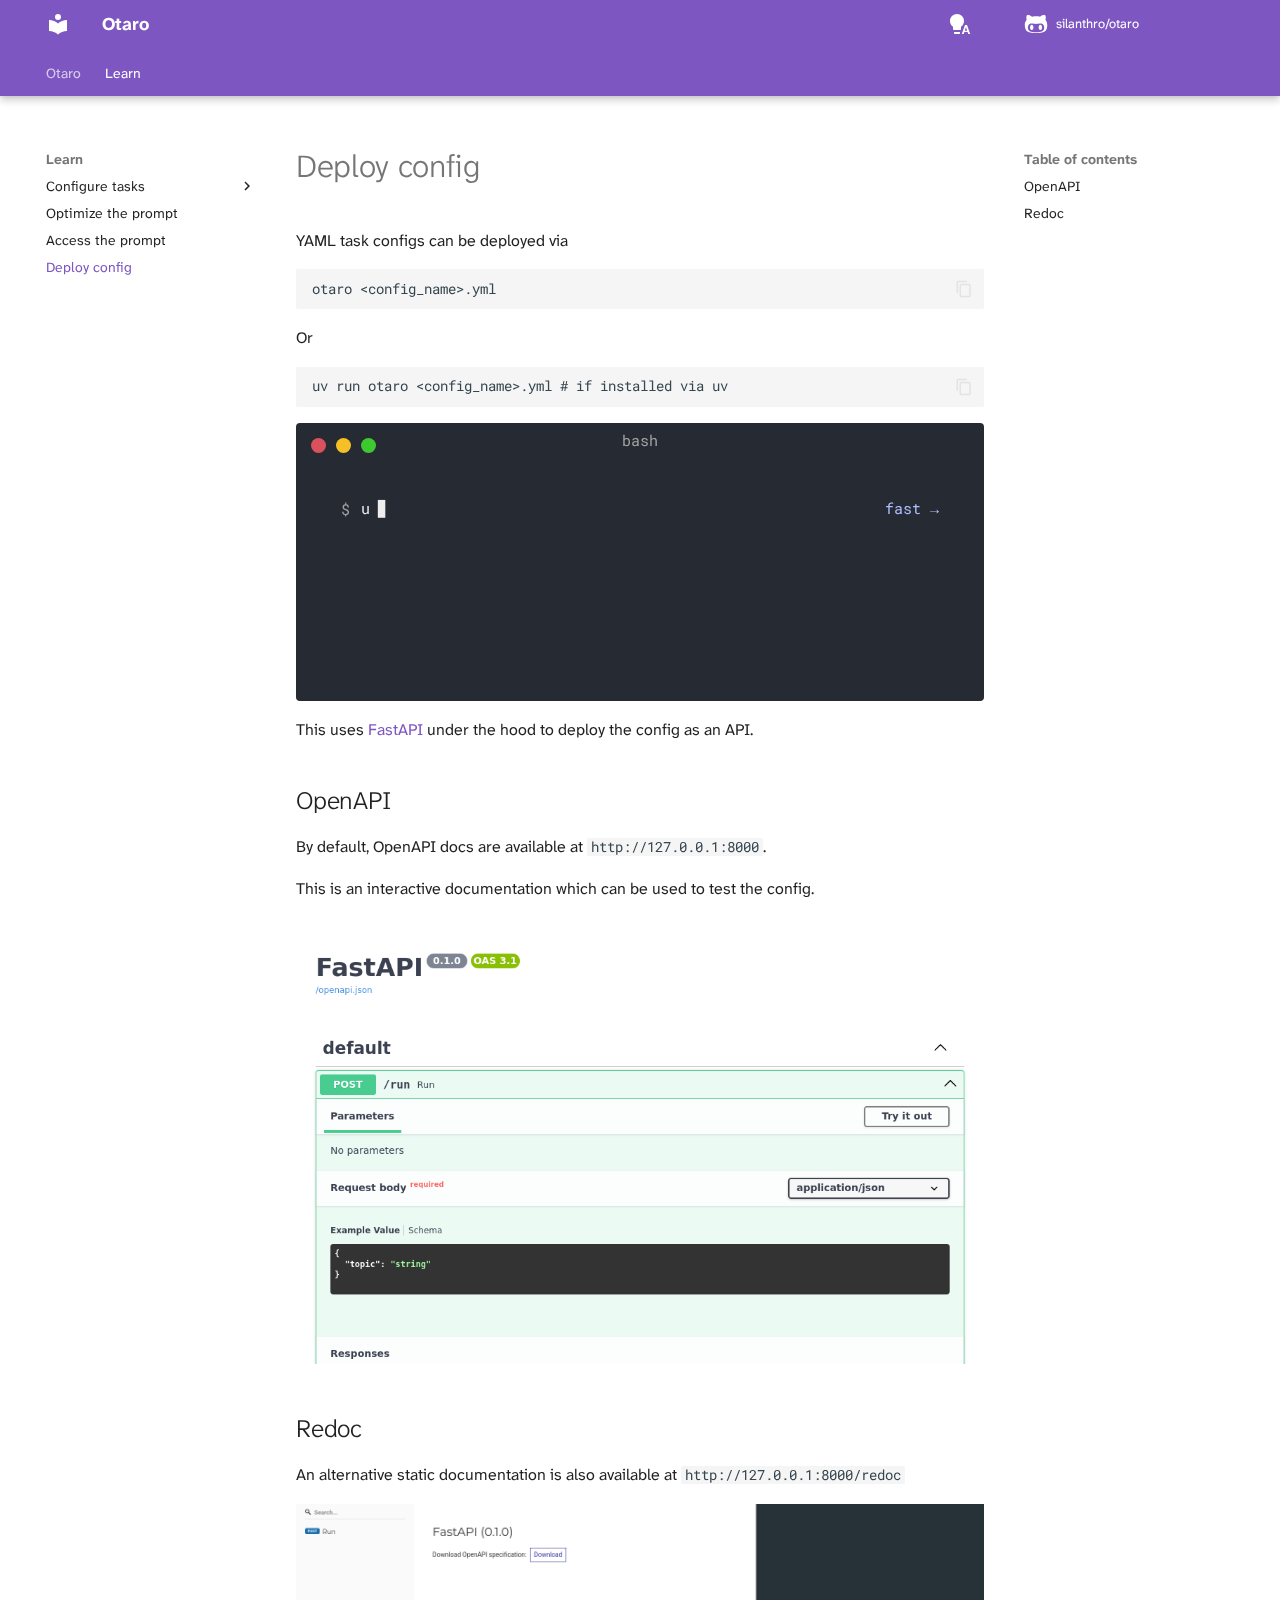
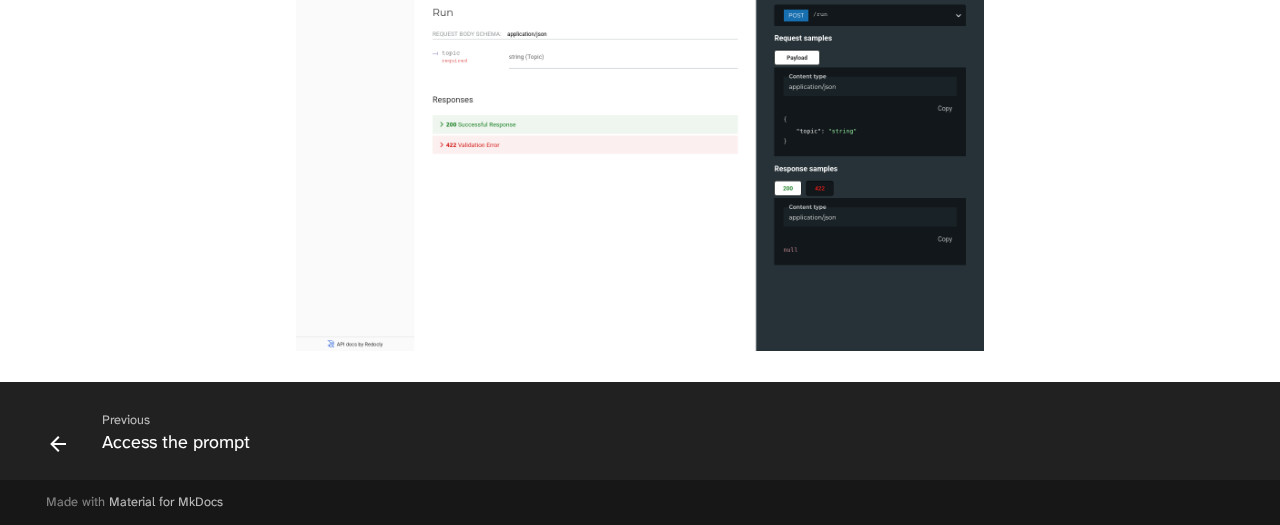
<file: learn/deploy_config/index.html>
<!doctype html>
<html lang="en" class="no-js">
  <head>
    
      <meta charset="utf-8">
      <meta name="viewport" content="width=device-width,initial-scale=1">
      
        <meta name="description" content="Otaro LLM usage">
      
      
      
        <link rel="canonical" href="https://silanthro.github.io/otaro/learn/deploy_config/">
      
      
        <link rel="prev" href="../access_prompt/">
      
      
      
      <link rel="icon" href="../../assets/images/favicon.png">
      <meta name="generator" content="mkdocs-1.6.1, mkdocs-material-9.6.7">
    
    
      
        <title>Deploy config - Otaro</title>
      
    
    
      <link rel="stylesheet" href="../../assets/stylesheets/main.8608ea7d.min.css">
      
        
        <link rel="stylesheet" href="../../assets/stylesheets/palette.06af60db.min.css">
      
      


    
    
      
    
    
      
        
        
        <link rel="preconnect" href="https://fonts.gstatic.com" crossorigin>
        <link rel="stylesheet" href="https://fonts.googleapis.com/css?family=Atkinson+Hyperlegible+Next:300,300i,400,400i,700,700i%7CRoboto+Mono:400,400i,700,700i&display=fallback">
        <style>:root{--md-text-font:"Atkinson Hyperlegible Next";--md-code-font:"Roboto Mono"}</style>
      
    
    
      <link rel="stylesheet" href="../../assets/_mkdocstrings.css">
    
      <link rel="stylesheet" href="../../css/custom.css">
    
      <link rel="stylesheet" href="../../termynal.css">
    
    <script>__md_scope=new URL("../..",location),__md_hash=e=>[...e].reduce(((e,_)=>(e<<5)-e+_.charCodeAt(0)),0),__md_get=(e,_=localStorage,t=__md_scope)=>JSON.parse(_.getItem(t.pathname+"."+e)),__md_set=(e,_,t=localStorage,a=__md_scope)=>{try{t.setItem(a.pathname+"."+e,JSON.stringify(_))}catch(e){}}</script>
    
      

    
    
    
  </head>
  
  
    
    
      
    
    
    
    
    <body dir="ltr" data-md-color-scheme="default" data-md-color-primary="indigo" data-md-color-accent="indigo">
  
    
    <input class="md-toggle" data-md-toggle="drawer" type="checkbox" id="__drawer" autocomplete="off">
    <input class="md-toggle" data-md-toggle="search" type="checkbox" id="__search" autocomplete="off">
    <label class="md-overlay" for="__drawer"></label>
    <div data-md-component="skip">
      
        
        <a href="#deploy-config" class="md-skip">
          Skip to content
        </a>
      
    </div>
    <div data-md-component="announce">
      
    </div>
    
    
      

  

<header class="md-header md-header--shadow md-header--lifted" data-md-component="header">
  <nav class="md-header__inner md-grid" aria-label="Header">
    <a href="../.." title="Otaro" class="md-header__button md-logo" aria-label="Otaro" data-md-component="logo">
      
  
  <svg xmlns="http://www.w3.org/2000/svg" viewBox="0 0 24 24"><path d="M12 8a3 3 0 0 0 3-3 3 3 0 0 0-3-3 3 3 0 0 0-3 3 3 3 0 0 0 3 3m0 3.54C9.64 9.35 6.5 8 3 8v11c3.5 0 6.64 1.35 9 3.54 2.36-2.19 5.5-3.54 9-3.54V8c-3.5 0-6.64 1.35-9 3.54"/></svg>

    </a>
    <label class="md-header__button md-icon" for="__drawer">
      
      <svg xmlns="http://www.w3.org/2000/svg" viewBox="0 0 24 24"><path d="M3 6h18v2H3zm0 5h18v2H3zm0 5h18v2H3z"/></svg>
    </label>
    <div class="md-header__title" data-md-component="header-title">
      <div class="md-header__ellipsis">
        <div class="md-header__topic">
          <span class="md-ellipsis">
            Otaro
          </span>
        </div>
        <div class="md-header__topic" data-md-component="header-topic">
          <span class="md-ellipsis">
            
              Deploy config
            
          </span>
        </div>
      </div>
    </div>
    
      
        <form class="md-header__option" data-md-component="palette">
  
    
    
    
    <input class="md-option" data-md-color-media="(prefers-color-scheme)" data-md-color-scheme="default" data-md-color-primary="indigo" data-md-color-accent="indigo"  aria-label="Switch to light mode"  type="radio" name="__palette" id="__palette_0">
    
      <label class="md-header__button md-icon" title="Switch to light mode" for="__palette_1" hidden>
        <svg xmlns="http://www.w3.org/2000/svg" viewBox="0 0 24 24"><path d="M9 2C5.13 2 2 5.13 2 9c0 2.38 1.19 4.47 3 5.74V17c0 .55.45 1 1 1h6c.55 0 1-.45 1-1v-2.26c1.81-1.27 3-3.36 3-5.74 0-3.87-3.13-7-7-7M6 21c0 .55.45 1 1 1h4c.55 0 1-.45 1-1v-1H6zm13-8h-2l-3.2 9h1.9l.7-2h3.2l.7 2h1.9zm-2.15 5.65L18 15l1.15 3.65z"/></svg>
      </label>
    
  
    
    
    
    <input class="md-option" data-md-color-media="(prefers-color-scheme: light)" data-md-color-scheme="default" data-md-color-primary="deep-purple" data-md-color-accent="amber"  aria-label="Switch to dark mode"  type="radio" name="__palette" id="__palette_1">
    
      <label class="md-header__button md-icon" title="Switch to dark mode" for="__palette_2" hidden>
        <svg xmlns="http://www.w3.org/2000/svg" viewBox="0 0 24 24"><path d="M12 2a7 7 0 0 0-7 7c0 2.38 1.19 4.47 3 5.74V17a1 1 0 0 0 1 1h6a1 1 0 0 0 1-1v-2.26c1.81-1.27 3-3.36 3-5.74a7 7 0 0 0-7-7M9 21a1 1 0 0 0 1 1h4a1 1 0 0 0 1-1v-1H9z"/></svg>
      </label>
    
  
    
    
    
    <input class="md-option" data-md-color-media="(prefers-color-scheme: dark)" data-md-color-scheme="slate" data-md-color-primary="deep-purple" data-md-color-accent="amber"  aria-label="Switch to system preference"  type="radio" name="__palette" id="__palette_2">
    
      <label class="md-header__button md-icon" title="Switch to system preference" for="__palette_0" hidden>
        <svg xmlns="http://www.w3.org/2000/svg" viewBox="0 0 24 24"><path d="M12 2a7 7 0 0 1 7 7c0 2.38-1.19 4.47-3 5.74V17a1 1 0 0 1-1 1H9a1 1 0 0 1-1-1v-2.26C6.19 13.47 5 11.38 5 9a7 7 0 0 1 7-7M9 21v-1h6v1a1 1 0 0 1-1 1h-4a1 1 0 0 1-1-1m3-17a5 5 0 0 0-5 5c0 2.05 1.23 3.81 3 4.58V16h4v-2.42c1.77-.77 3-2.53 3-4.58a5 5 0 0 0-5-5"/></svg>
      </label>
    
  
</form>
      
    
    
      <script>var palette=__md_get("__palette");if(palette&&palette.color){if("(prefers-color-scheme)"===palette.color.media){var media=matchMedia("(prefers-color-scheme: light)"),input=document.querySelector(media.matches?"[data-md-color-media='(prefers-color-scheme: light)']":"[data-md-color-media='(prefers-color-scheme: dark)']");palette.color.media=input.getAttribute("data-md-color-media"),palette.color.scheme=input.getAttribute("data-md-color-scheme"),palette.color.primary=input.getAttribute("data-md-color-primary"),palette.color.accent=input.getAttribute("data-md-color-accent")}for(var[key,value]of Object.entries(palette.color))document.body.setAttribute("data-md-color-"+key,value)}</script>
    
    
    
    
      <div class="md-header__source">
        <a href="https://github.com/silanthro/otaro" title="Go to repository" class="md-source" data-md-component="source">
  <div class="md-source__icon md-icon">
    
    <svg xmlns="http://www.w3.org/2000/svg" viewBox="0 0 480 512"><!--! Font Awesome Free 6.7.2 by @fontawesome - https://fontawesome.com License - https://fontawesome.com/license/free (Icons: CC BY 4.0, Fonts: SIL OFL 1.1, Code: MIT License) Copyright 2024 Fonticons, Inc.--><path d="M186.1 328.7c0 20.9-10.9 55.1-36.7 55.1s-36.7-34.2-36.7-55.1 10.9-55.1 36.7-55.1 36.7 34.2 36.7 55.1M480 278.2c0 31.9-3.2 65.7-17.5 95-37.9 76.6-142.1 74.8-216.7 74.8-75.8 0-186.2 2.7-225.6-74.8-14.6-29-20.2-63.1-20.2-95 0-41.9 13.9-81.5 41.5-113.6-5.2-15.8-7.7-32.4-7.7-48.8 0-21.5 4.9-32.3 14.6-51.8 45.3 0 74.3 9 108.8 36 29-6.9 58.8-10 88.7-10 27 0 54.2 2.9 80.4 9.2 34-26.7 63-35.2 107.8-35.2 9.8 19.5 14.6 30.3 14.6 51.8 0 16.4-2.6 32.7-7.7 48.2 27.5 32.4 39 72.3 39 114.2m-64.3 50.5c0-43.9-26.7-82.6-73.5-82.6-18.9 0-37 3.4-56 6-14.9 2.3-29.8 3.2-45.1 3.2-15.2 0-30.1-.9-45.1-3.2-18.7-2.6-37-6-56-6-46.8 0-73.5 38.7-73.5 82.6 0 87.8 80.4 101.3 150.4 101.3h48.2c70.3 0 150.6-13.4 150.6-101.3m-82.6-55.1c-25.8 0-36.7 34.2-36.7 55.1s10.9 55.1 36.7 55.1 36.7-34.2 36.7-55.1-10.9-55.1-36.7-55.1"/></svg>
  </div>
  <div class="md-source__repository">
    silanthro/otaro
  </div>
</a>
      </div>
    
  </nav>
  
    
      
<nav class="md-tabs" aria-label="Tabs" data-md-component="tabs">
  <div class="md-grid">
    <ul class="md-tabs__list">
      
        
  
  
  
    <li class="md-tabs__item">
      <a href="../.." class="md-tabs__link">
        
  
    
  
  Otaro

      </a>
    </li>
  

      
        
  
  
    
  
  
    
    
      
  
  
    
  
  
    
    
      <li class="md-tabs__item md-tabs__item--active">
        <a href="../configure_tasks/yaml/" class="md-tabs__link">
          
  
    
  
  Learn

        </a>
      </li>
    
  

    
  

      
    </ul>
  </div>
</nav>
    
  
</header>
    
    <div class="md-container" data-md-component="container">
      
      
        
      
      <main class="md-main" data-md-component="main">
        <div class="md-main__inner md-grid">
          
            
              
              <div class="md-sidebar md-sidebar--primary" data-md-component="sidebar" data-md-type="navigation" >
                <div class="md-sidebar__scrollwrap">
                  <div class="md-sidebar__inner">
                    


  


<nav class="md-nav md-nav--primary md-nav--lifted" aria-label="Navigation" data-md-level="0">
  <label class="md-nav__title" for="__drawer">
    <a href="../.." title="Otaro" class="md-nav__button md-logo" aria-label="Otaro" data-md-component="logo">
      
  
  <svg xmlns="http://www.w3.org/2000/svg" viewBox="0 0 24 24"><path d="M12 8a3 3 0 0 0 3-3 3 3 0 0 0-3-3 3 3 0 0 0-3 3 3 3 0 0 0 3 3m0 3.54C9.64 9.35 6.5 8 3 8v11c3.5 0 6.64 1.35 9 3.54 2.36-2.19 5.5-3.54 9-3.54V8c-3.5 0-6.64 1.35-9 3.54"/></svg>

    </a>
    Otaro
  </label>
  
    <div class="md-nav__source">
      <a href="https://github.com/silanthro/otaro" title="Go to repository" class="md-source" data-md-component="source">
  <div class="md-source__icon md-icon">
    
    <svg xmlns="http://www.w3.org/2000/svg" viewBox="0 0 480 512"><!--! Font Awesome Free 6.7.2 by @fontawesome - https://fontawesome.com License - https://fontawesome.com/license/free (Icons: CC BY 4.0, Fonts: SIL OFL 1.1, Code: MIT License) Copyright 2024 Fonticons, Inc.--><path d="M186.1 328.7c0 20.9-10.9 55.1-36.7 55.1s-36.7-34.2-36.7-55.1 10.9-55.1 36.7-55.1 36.7 34.2 36.7 55.1M480 278.2c0 31.9-3.2 65.7-17.5 95-37.9 76.6-142.1 74.8-216.7 74.8-75.8 0-186.2 2.7-225.6-74.8-14.6-29-20.2-63.1-20.2-95 0-41.9 13.9-81.5 41.5-113.6-5.2-15.8-7.7-32.4-7.7-48.8 0-21.5 4.9-32.3 14.6-51.8 45.3 0 74.3 9 108.8 36 29-6.9 58.8-10 88.7-10 27 0 54.2 2.9 80.4 9.2 34-26.7 63-35.2 107.8-35.2 9.8 19.5 14.6 30.3 14.6 51.8 0 16.4-2.6 32.7-7.7 48.2 27.5 32.4 39 72.3 39 114.2m-64.3 50.5c0-43.9-26.7-82.6-73.5-82.6-18.9 0-37 3.4-56 6-14.9 2.3-29.8 3.2-45.1 3.2-15.2 0-30.1-.9-45.1-3.2-18.7-2.6-37-6-56-6-46.8 0-73.5 38.7-73.5 82.6 0 87.8 80.4 101.3 150.4 101.3h48.2c70.3 0 150.6-13.4 150.6-101.3m-82.6-55.1c-25.8 0-36.7 34.2-36.7 55.1s10.9 55.1 36.7 55.1 36.7-34.2 36.7-55.1-10.9-55.1-36.7-55.1"/></svg>
  </div>
  <div class="md-source__repository">
    silanthro/otaro
  </div>
</a>
    </div>
  
  <ul class="md-nav__list" data-md-scrollfix>
    
      
      
  
  
  
  
    <li class="md-nav__item">
      <a href="../.." class="md-nav__link">
        
  
  <span class="md-ellipsis">
    Otaro
    
  </span>
  

      </a>
    </li>
  

    
      
      
  
  
    
  
  
  
    
    
      
        
      
        
      
        
      
        
      
    
    
      
        
        
      
      
    
    
    <li class="md-nav__item md-nav__item--active md-nav__item--section md-nav__item--nested">
      
        
        
        <input class="md-nav__toggle md-toggle " type="checkbox" id="__nav_2" checked>
        
          
          <label class="md-nav__link" for="__nav_2" id="__nav_2_label" tabindex="">
            
  
  <span class="md-ellipsis">
    Learn
    
  </span>
  

            <span class="md-nav__icon md-icon"></span>
          </label>
        
        <nav class="md-nav" data-md-level="1" aria-labelledby="__nav_2_label" aria-expanded="true">
          <label class="md-nav__title" for="__nav_2">
            <span class="md-nav__icon md-icon"></span>
            Learn
          </label>
          <ul class="md-nav__list" data-md-scrollfix>
            
              
                
  
  
  
  
    
    
      
        
      
        
      
    
    
      
      
    
    
    <li class="md-nav__item md-nav__item--nested">
      
        
        
        <input class="md-nav__toggle md-toggle " type="checkbox" id="__nav_2_1" >
        
          
          <label class="md-nav__link" for="__nav_2_1" id="__nav_2_1_label" tabindex="0">
            
  
  <span class="md-ellipsis">
    Configure tasks
    
  </span>
  

            <span class="md-nav__icon md-icon"></span>
          </label>
        
        <nav class="md-nav" data-md-level="2" aria-labelledby="__nav_2_1_label" aria-expanded="false">
          <label class="md-nav__title" for="__nav_2_1">
            <span class="md-nav__icon md-icon"></span>
            Configure tasks
          </label>
          <ul class="md-nav__list" data-md-scrollfix>
            
              
                
  
  
  
  
    <li class="md-nav__item">
      <a href="../configure_tasks/yaml/" class="md-nav__link">
        
  
  <span class="md-ellipsis">
    Configure a task in YAML
    
  </span>
  

      </a>
    </li>
  

              
            
              
                
  
  
  
  
    <li class="md-nav__item">
      <a href="../configure_tasks/python/" class="md-nav__link">
        
  
  <span class="md-ellipsis">
    Configure a task in Python
    
  </span>
  

      </a>
    </li>
  

              
            
          </ul>
        </nav>
      
    </li>
  

              
            
              
                
  
  
  
  
    <li class="md-nav__item">
      <a href="../optimize_prompt/" class="md-nav__link">
        
  
  <span class="md-ellipsis">
    Optimize the prompt
    
  </span>
  

      </a>
    </li>
  

              
            
              
                
  
  
  
  
    <li class="md-nav__item">
      <a href="../access_prompt/" class="md-nav__link">
        
  
  <span class="md-ellipsis">
    Access the prompt
    
  </span>
  

      </a>
    </li>
  

              
            
              
                
  
  
    
  
  
  
    <li class="md-nav__item md-nav__item--active">
      
      <input class="md-nav__toggle md-toggle" type="checkbox" id="__toc">
      
      
        
      
      
        <label class="md-nav__link md-nav__link--active" for="__toc">
          
  
  <span class="md-ellipsis">
    Deploy config
    
  </span>
  

          <span class="md-nav__icon md-icon"></span>
        </label>
      
      <a href="./" class="md-nav__link md-nav__link--active">
        
  
  <span class="md-ellipsis">
    Deploy config
    
  </span>
  

      </a>
      
        

<nav class="md-nav md-nav--secondary" aria-label="Table of contents">
  
  
  
    
  
  
    <label class="md-nav__title" for="__toc">
      <span class="md-nav__icon md-icon"></span>
      Table of contents
    </label>
    <ul class="md-nav__list" data-md-component="toc" data-md-scrollfix>
      
        <li class="md-nav__item">
  <a href="#openapi" class="md-nav__link">
    <span class="md-ellipsis">
      OpenAPI
    </span>
  </a>
  
</li>
      
        <li class="md-nav__item">
  <a href="#redoc" class="md-nav__link">
    <span class="md-ellipsis">
      Redoc
    </span>
  </a>
  
</li>
      
    </ul>
  
</nav>
      
    </li>
  

              
            
          </ul>
        </nav>
      
    </li>
  

    
  </ul>
</nav>
                  </div>
                </div>
              </div>
            
            
              
              <div class="md-sidebar md-sidebar--secondary" data-md-component="sidebar" data-md-type="toc" >
                <div class="md-sidebar__scrollwrap">
                  <div class="md-sidebar__inner">
                    

<nav class="md-nav md-nav--secondary" aria-label="Table of contents">
  
  
  
    
  
  
    <label class="md-nav__title" for="__toc">
      <span class="md-nav__icon md-icon"></span>
      Table of contents
    </label>
    <ul class="md-nav__list" data-md-component="toc" data-md-scrollfix>
      
        <li class="md-nav__item">
  <a href="#openapi" class="md-nav__link">
    <span class="md-ellipsis">
      OpenAPI
    </span>
  </a>
  
</li>
      
        <li class="md-nav__item">
  <a href="#redoc" class="md-nav__link">
    <span class="md-ellipsis">
      Redoc
    </span>
  </a>
  
</li>
      
    </ul>
  
</nav>
                  </div>
                </div>
              </div>
            
          
          
            <div class="md-content" data-md-component="content">
              <article class="md-content__inner md-typeset">
                
                  


  
  


<h1 id="deploy-config">Deploy config<a class="headerlink" href="#deploy-config" title="Permanent link">&para;</a></h1>
<p>YAML task configs can be deployed via</p>
<div class="highlight"><pre><span></span><code><span id="__span-0-1">otaro &lt;config_name&gt;.yml
</span></code></pre></div>
<p>Or</p>
<div class="highlight"><pre><span></span><code><span id="__span-1-1">uv run otaro &lt;config_name&gt;.yml # if installed via uv
</span></code></pre></div>
<div class="termy" data-termynal data-ty-macos data-ty-title="bash"><span data-ty="input" data-ty-prompt="$">uv run otaro poet.yml</span><span data-ty><br>INFO:     Started server process [2387024]<br>INFO:     Waiting for application startup.<br>INFO:     Application startup complete.<br>INFO:     Uvicorn running on http://127.0.0.1:8000 (Press CTRL+C to quit)<br></span></div>

<p>This uses <a href="https://fastapi.tiangolo.com/">FastAPI</a> under the hood to deploy the config as an API.</p>
<h2 id="openapi">OpenAPI<a class="headerlink" href="#openapi" title="Permanent link">&para;</a></h2>
<p>By default, OpenAPI docs are available at <code>http://127.0.0.1:8000</code>.</p>
<p>This is an interactive documentation which can be used to test the config.</p>
<p><img alt="OpenAPI docs" src="../../assets/openapi_screenshot.png" /></p>
<h2 id="redoc">Redoc<a class="headerlink" href="#redoc" title="Permanent link">&para;</a></h2>
<p>An alternative static documentation is also available at <code>http://127.0.0.1:8000/redoc</code></p>
<p><img alt="Redoc docs" src="../../assets/redoc_screenshot.png" /></p>












                
              </article>
            </div>
          
          
  <script>var tabs=__md_get("__tabs");if(Array.isArray(tabs))e:for(var set of document.querySelectorAll(".tabbed-set")){var labels=set.querySelector(".tabbed-labels");for(var tab of tabs)for(var label of labels.getElementsByTagName("label"))if(label.innerText.trim()===tab){var input=document.getElementById(label.htmlFor);input.checked=!0;continue e}}</script>

<script>var target=document.getElementById(location.hash.slice(1));target&&target.name&&(target.checked=target.name.startsWith("__tabbed_"))</script>
        </div>
        
          <button type="button" class="md-top md-icon" data-md-component="top" hidden>
  
  <svg xmlns="http://www.w3.org/2000/svg" viewBox="0 0 24 24"><path d="M13 20h-2V8l-5.5 5.5-1.42-1.42L12 4.16l7.92 7.92-1.42 1.42L13 8z"/></svg>
  Back to top
</button>
        
      </main>
      
        <footer class="md-footer">
  
    
      
      <nav class="md-footer__inner md-grid" aria-label="Footer" >
        
          
          <a href="../access_prompt/" class="md-footer__link md-footer__link--prev" aria-label="Previous: Access the prompt">
            <div class="md-footer__button md-icon">
              
              <svg xmlns="http://www.w3.org/2000/svg" viewBox="0 0 24 24"><path d="M20 11v2H8l5.5 5.5-1.42 1.42L4.16 12l7.92-7.92L13.5 5.5 8 11z"/></svg>
            </div>
            <div class="md-footer__title">
              <span class="md-footer__direction">
                Previous
              </span>
              <div class="md-ellipsis">
                Access the prompt
              </div>
            </div>
          </a>
        
        
      </nav>
    
  
  <div class="md-footer-meta md-typeset">
    <div class="md-footer-meta__inner md-grid">
      <div class="md-copyright">
  
  
    Made with
    <a href="https://squidfunk.github.io/mkdocs-material/" target="_blank" rel="noopener">
      Material for MkDocs
    </a>
  
</div>
      
    </div>
  </div>
</footer>
      
    </div>
    <div class="md-dialog" data-md-component="dialog">
      <div class="md-dialog__inner md-typeset"></div>
    </div>
    
      <div class="md-progress" data-md-component="progress" role="progressbar"></div>
    
    
    <script id="__config" type="application/json">{"base": "../..", "features": ["content.code.annotate", "content.code.copy", "content.footnote.tooltips", "content.tabs.link", "content.tooltips", "navigation.footer", "navigation.indexes", "navigation.instant", "navigation.instant.prefetch", "navigation.instant.progress", "navigation.path", "navigation.tabs", "navigation.tabs.sticky", "navigation.top", "navigation.tracking", "search.highlight", "search.share", "search.suggest", "toc.follow"], "search": "../../assets/javascripts/workers/search.f8cc74c7.min.js", "translations": {"clipboard.copied": "Copied to clipboard", "clipboard.copy": "Copy to clipboard", "search.result.more.one": "1 more on this page", "search.result.more.other": "# more on this page", "search.result.none": "No matching documents", "search.result.one": "1 matching document", "search.result.other": "# matching documents", "search.result.placeholder": "Type to start searching", "search.result.term.missing": "Missing", "select.version": "Select version"}}</script>
    
    
      <script src="../../assets/javascripts/bundle.c8b220af.min.js"></script>
      
        <script src="../../termynal.js"></script>
      
    
  </body>
</html>
</file>
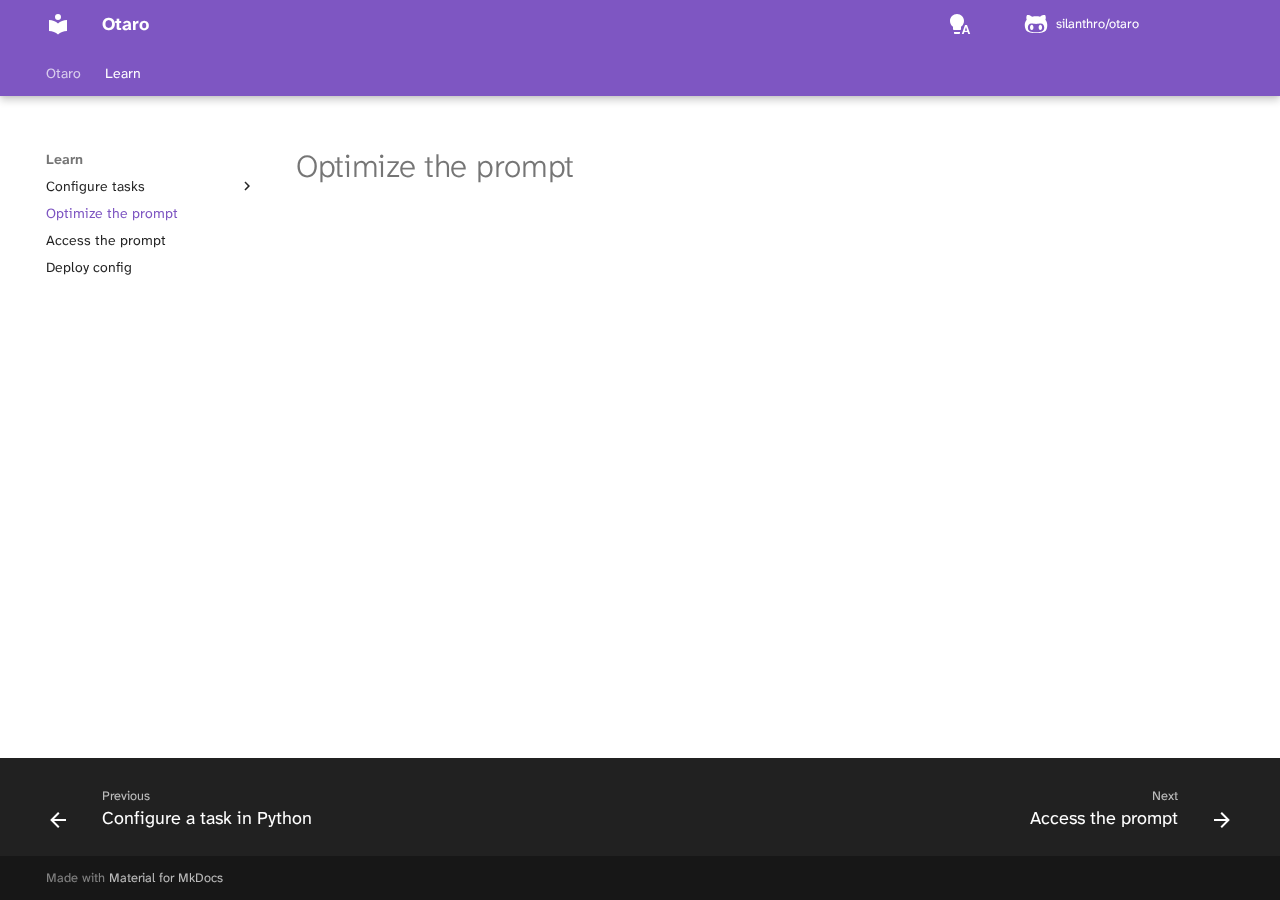
<file: learn/optimize_prompt/index.html>
<!doctype html>
<html lang="en" class="no-js">
  <head>
    
      <meta charset="utf-8">
      <meta name="viewport" content="width=device-width,initial-scale=1">
      
        <meta name="description" content="Otaro LLM usage">
      
      
      
        <link rel="canonical" href="https://silanthro.github.io/otaro/learn/optimize_prompt/">
      
      
        <link rel="prev" href="../configure_tasks/python/">
      
      
        <link rel="next" href="../access_prompt/">
      
      
      <link rel="icon" href="../../assets/images/favicon.png">
      <meta name="generator" content="mkdocs-1.6.1, mkdocs-material-9.6.7">
    
    
      
        <title>Optimize the prompt - Otaro</title>
      
    
    
      <link rel="stylesheet" href="../../assets/stylesheets/main.8608ea7d.min.css">
      
        
        <link rel="stylesheet" href="../../assets/stylesheets/palette.06af60db.min.css">
      
      


    
    
      
    
    
      
        
        
        <link rel="preconnect" href="https://fonts.gstatic.com" crossorigin>
        <link rel="stylesheet" href="https://fonts.googleapis.com/css?family=Atkinson+Hyperlegible+Next:300,300i,400,400i,700,700i%7CRoboto+Mono:400,400i,700,700i&display=fallback">
        <style>:root{--md-text-font:"Atkinson Hyperlegible Next";--md-code-font:"Roboto Mono"}</style>
      
    
    
      <link rel="stylesheet" href="../../assets/_mkdocstrings.css">
    
      <link rel="stylesheet" href="../../css/custom.css">
    
      <link rel="stylesheet" href="../../termynal.css">
    
    <script>__md_scope=new URL("../..",location),__md_hash=e=>[...e].reduce(((e,_)=>(e<<5)-e+_.charCodeAt(0)),0),__md_get=(e,_=localStorage,t=__md_scope)=>JSON.parse(_.getItem(t.pathname+"."+e)),__md_set=(e,_,t=localStorage,a=__md_scope)=>{try{t.setItem(a.pathname+"."+e,JSON.stringify(_))}catch(e){}}</script>
    
      

    
    
    
  </head>
  
  
    
    
      
    
    
    
    
    <body dir="ltr" data-md-color-scheme="default" data-md-color-primary="indigo" data-md-color-accent="indigo">
  
    
    <input class="md-toggle" data-md-toggle="drawer" type="checkbox" id="__drawer" autocomplete="off">
    <input class="md-toggle" data-md-toggle="search" type="checkbox" id="__search" autocomplete="off">
    <label class="md-overlay" for="__drawer"></label>
    <div data-md-component="skip">
      
        
        <a href="#optimize-the-prompt" class="md-skip">
          Skip to content
        </a>
      
    </div>
    <div data-md-component="announce">
      
    </div>
    
    
      

  

<header class="md-header md-header--shadow md-header--lifted" data-md-component="header">
  <nav class="md-header__inner md-grid" aria-label="Header">
    <a href="../.." title="Otaro" class="md-header__button md-logo" aria-label="Otaro" data-md-component="logo">
      
  
  <svg xmlns="http://www.w3.org/2000/svg" viewBox="0 0 24 24"><path d="M12 8a3 3 0 0 0 3-3 3 3 0 0 0-3-3 3 3 0 0 0-3 3 3 3 0 0 0 3 3m0 3.54C9.64 9.35 6.5 8 3 8v11c3.5 0 6.64 1.35 9 3.54 2.36-2.19 5.5-3.54 9-3.54V8c-3.5 0-6.64 1.35-9 3.54"/></svg>

    </a>
    <label class="md-header__button md-icon" for="__drawer">
      
      <svg xmlns="http://www.w3.org/2000/svg" viewBox="0 0 24 24"><path d="M3 6h18v2H3zm0 5h18v2H3zm0 5h18v2H3z"/></svg>
    </label>
    <div class="md-header__title" data-md-component="header-title">
      <div class="md-header__ellipsis">
        <div class="md-header__topic">
          <span class="md-ellipsis">
            Otaro
          </span>
        </div>
        <div class="md-header__topic" data-md-component="header-topic">
          <span class="md-ellipsis">
            
              Optimize the prompt
            
          </span>
        </div>
      </div>
    </div>
    
      
        <form class="md-header__option" data-md-component="palette">
  
    
    
    
    <input class="md-option" data-md-color-media="(prefers-color-scheme)" data-md-color-scheme="default" data-md-color-primary="indigo" data-md-color-accent="indigo"  aria-label="Switch to light mode"  type="radio" name="__palette" id="__palette_0">
    
      <label class="md-header__button md-icon" title="Switch to light mode" for="__palette_1" hidden>
        <svg xmlns="http://www.w3.org/2000/svg" viewBox="0 0 24 24"><path d="M9 2C5.13 2 2 5.13 2 9c0 2.38 1.19 4.47 3 5.74V17c0 .55.45 1 1 1h6c.55 0 1-.45 1-1v-2.26c1.81-1.27 3-3.36 3-5.74 0-3.87-3.13-7-7-7M6 21c0 .55.45 1 1 1h4c.55 0 1-.45 1-1v-1H6zm13-8h-2l-3.2 9h1.9l.7-2h3.2l.7 2h1.9zm-2.15 5.65L18 15l1.15 3.65z"/></svg>
      </label>
    
  
    
    
    
    <input class="md-option" data-md-color-media="(prefers-color-scheme: light)" data-md-color-scheme="default" data-md-color-primary="deep-purple" data-md-color-accent="amber"  aria-label="Switch to dark mode"  type="radio" name="__palette" id="__palette_1">
    
      <label class="md-header__button md-icon" title="Switch to dark mode" for="__palette_2" hidden>
        <svg xmlns="http://www.w3.org/2000/svg" viewBox="0 0 24 24"><path d="M12 2a7 7 0 0 0-7 7c0 2.38 1.19 4.47 3 5.74V17a1 1 0 0 0 1 1h6a1 1 0 0 0 1-1v-2.26c1.81-1.27 3-3.36 3-5.74a7 7 0 0 0-7-7M9 21a1 1 0 0 0 1 1h4a1 1 0 0 0 1-1v-1H9z"/></svg>
      </label>
    
  
    
    
    
    <input class="md-option" data-md-color-media="(prefers-color-scheme: dark)" data-md-color-scheme="slate" data-md-color-primary="deep-purple" data-md-color-accent="amber"  aria-label="Switch to system preference"  type="radio" name="__palette" id="__palette_2">
    
      <label class="md-header__button md-icon" title="Switch to system preference" for="__palette_0" hidden>
        <svg xmlns="http://www.w3.org/2000/svg" viewBox="0 0 24 24"><path d="M12 2a7 7 0 0 1 7 7c0 2.38-1.19 4.47-3 5.74V17a1 1 0 0 1-1 1H9a1 1 0 0 1-1-1v-2.26C6.19 13.47 5 11.38 5 9a7 7 0 0 1 7-7M9 21v-1h6v1a1 1 0 0 1-1 1h-4a1 1 0 0 1-1-1m3-17a5 5 0 0 0-5 5c0 2.05 1.23 3.81 3 4.58V16h4v-2.42c1.77-.77 3-2.53 3-4.58a5 5 0 0 0-5-5"/></svg>
      </label>
    
  
</form>
      
    
    
      <script>var palette=__md_get("__palette");if(palette&&palette.color){if("(prefers-color-scheme)"===palette.color.media){var media=matchMedia("(prefers-color-scheme: light)"),input=document.querySelector(media.matches?"[data-md-color-media='(prefers-color-scheme: light)']":"[data-md-color-media='(prefers-color-scheme: dark)']");palette.color.media=input.getAttribute("data-md-color-media"),palette.color.scheme=input.getAttribute("data-md-color-scheme"),palette.color.primary=input.getAttribute("data-md-color-primary"),palette.color.accent=input.getAttribute("data-md-color-accent")}for(var[key,value]of Object.entries(palette.color))document.body.setAttribute("data-md-color-"+key,value)}</script>
    
    
    
    
      <div class="md-header__source">
        <a href="https://github.com/silanthro/otaro" title="Go to repository" class="md-source" data-md-component="source">
  <div class="md-source__icon md-icon">
    
    <svg xmlns="http://www.w3.org/2000/svg" viewBox="0 0 480 512"><!--! Font Awesome Free 6.7.2 by @fontawesome - https://fontawesome.com License - https://fontawesome.com/license/free (Icons: CC BY 4.0, Fonts: SIL OFL 1.1, Code: MIT License) Copyright 2024 Fonticons, Inc.--><path d="M186.1 328.7c0 20.9-10.9 55.1-36.7 55.1s-36.7-34.2-36.7-55.1 10.9-55.1 36.7-55.1 36.7 34.2 36.7 55.1M480 278.2c0 31.9-3.2 65.7-17.5 95-37.9 76.6-142.1 74.8-216.7 74.8-75.8 0-186.2 2.7-225.6-74.8-14.6-29-20.2-63.1-20.2-95 0-41.9 13.9-81.5 41.5-113.6-5.2-15.8-7.7-32.4-7.7-48.8 0-21.5 4.9-32.3 14.6-51.8 45.3 0 74.3 9 108.8 36 29-6.9 58.8-10 88.7-10 27 0 54.2 2.9 80.4 9.2 34-26.7 63-35.2 107.8-35.2 9.8 19.5 14.6 30.3 14.6 51.8 0 16.4-2.6 32.7-7.7 48.2 27.5 32.4 39 72.3 39 114.2m-64.3 50.5c0-43.9-26.7-82.6-73.5-82.6-18.9 0-37 3.4-56 6-14.9 2.3-29.8 3.2-45.1 3.2-15.2 0-30.1-.9-45.1-3.2-18.7-2.6-37-6-56-6-46.8 0-73.5 38.7-73.5 82.6 0 87.8 80.4 101.3 150.4 101.3h48.2c70.3 0 150.6-13.4 150.6-101.3m-82.6-55.1c-25.8 0-36.7 34.2-36.7 55.1s10.9 55.1 36.7 55.1 36.7-34.2 36.7-55.1-10.9-55.1-36.7-55.1"/></svg>
  </div>
  <div class="md-source__repository">
    silanthro/otaro
  </div>
</a>
      </div>
    
  </nav>
  
    
      
<nav class="md-tabs" aria-label="Tabs" data-md-component="tabs">
  <div class="md-grid">
    <ul class="md-tabs__list">
      
        
  
  
  
    <li class="md-tabs__item">
      <a href="../.." class="md-tabs__link">
        
  
    
  
  Otaro

      </a>
    </li>
  

      
        
  
  
    
  
  
    
    
      
  
  
    
  
  
    
    
      <li class="md-tabs__item md-tabs__item--active">
        <a href="../configure_tasks/yaml/" class="md-tabs__link">
          
  
    
  
  Learn

        </a>
      </li>
    
  

    
  

      
    </ul>
  </div>
</nav>
    
  
</header>
    
    <div class="md-container" data-md-component="container">
      
      
        
      
      <main class="md-main" data-md-component="main">
        <div class="md-main__inner md-grid">
          
            
              
              <div class="md-sidebar md-sidebar--primary" data-md-component="sidebar" data-md-type="navigation" >
                <div class="md-sidebar__scrollwrap">
                  <div class="md-sidebar__inner">
                    


  


<nav class="md-nav md-nav--primary md-nav--lifted" aria-label="Navigation" data-md-level="0">
  <label class="md-nav__title" for="__drawer">
    <a href="../.." title="Otaro" class="md-nav__button md-logo" aria-label="Otaro" data-md-component="logo">
      
  
  <svg xmlns="http://www.w3.org/2000/svg" viewBox="0 0 24 24"><path d="M12 8a3 3 0 0 0 3-3 3 3 0 0 0-3-3 3 3 0 0 0-3 3 3 3 0 0 0 3 3m0 3.54C9.64 9.35 6.5 8 3 8v11c3.5 0 6.64 1.35 9 3.54 2.36-2.19 5.5-3.54 9-3.54V8c-3.5 0-6.64 1.35-9 3.54"/></svg>

    </a>
    Otaro
  </label>
  
    <div class="md-nav__source">
      <a href="https://github.com/silanthro/otaro" title="Go to repository" class="md-source" data-md-component="source">
  <div class="md-source__icon md-icon">
    
    <svg xmlns="http://www.w3.org/2000/svg" viewBox="0 0 480 512"><!--! Font Awesome Free 6.7.2 by @fontawesome - https://fontawesome.com License - https://fontawesome.com/license/free (Icons: CC BY 4.0, Fonts: SIL OFL 1.1, Code: MIT License) Copyright 2024 Fonticons, Inc.--><path d="M186.1 328.7c0 20.9-10.9 55.1-36.7 55.1s-36.7-34.2-36.7-55.1 10.9-55.1 36.7-55.1 36.7 34.2 36.7 55.1M480 278.2c0 31.9-3.2 65.7-17.5 95-37.9 76.6-142.1 74.8-216.7 74.8-75.8 0-186.2 2.7-225.6-74.8-14.6-29-20.2-63.1-20.2-95 0-41.9 13.9-81.5 41.5-113.6-5.2-15.8-7.7-32.4-7.7-48.8 0-21.5 4.9-32.3 14.6-51.8 45.3 0 74.3 9 108.8 36 29-6.9 58.8-10 88.7-10 27 0 54.2 2.9 80.4 9.2 34-26.7 63-35.2 107.8-35.2 9.8 19.5 14.6 30.3 14.6 51.8 0 16.4-2.6 32.7-7.7 48.2 27.5 32.4 39 72.3 39 114.2m-64.3 50.5c0-43.9-26.7-82.6-73.5-82.6-18.9 0-37 3.4-56 6-14.9 2.3-29.8 3.2-45.1 3.2-15.2 0-30.1-.9-45.1-3.2-18.7-2.6-37-6-56-6-46.8 0-73.5 38.7-73.5 82.6 0 87.8 80.4 101.3 150.4 101.3h48.2c70.3 0 150.6-13.4 150.6-101.3m-82.6-55.1c-25.8 0-36.7 34.2-36.7 55.1s10.9 55.1 36.7 55.1 36.7-34.2 36.7-55.1-10.9-55.1-36.7-55.1"/></svg>
  </div>
  <div class="md-source__repository">
    silanthro/otaro
  </div>
</a>
    </div>
  
  <ul class="md-nav__list" data-md-scrollfix>
    
      
      
  
  
  
  
    <li class="md-nav__item">
      <a href="../.." class="md-nav__link">
        
  
  <span class="md-ellipsis">
    Otaro
    
  </span>
  

      </a>
    </li>
  

    
      
      
  
  
    
  
  
  
    
    
      
        
      
        
      
        
      
        
      
    
    
      
        
        
      
      
    
    
    <li class="md-nav__item md-nav__item--active md-nav__item--section md-nav__item--nested">
      
        
        
        <input class="md-nav__toggle md-toggle " type="checkbox" id="__nav_2" checked>
        
          
          <label class="md-nav__link" for="__nav_2" id="__nav_2_label" tabindex="">
            
  
  <span class="md-ellipsis">
    Learn
    
  </span>
  

            <span class="md-nav__icon md-icon"></span>
          </label>
        
        <nav class="md-nav" data-md-level="1" aria-labelledby="__nav_2_label" aria-expanded="true">
          <label class="md-nav__title" for="__nav_2">
            <span class="md-nav__icon md-icon"></span>
            Learn
          </label>
          <ul class="md-nav__list" data-md-scrollfix>
            
              
                
  
  
  
  
    
    
      
        
      
        
      
    
    
      
      
    
    
    <li class="md-nav__item md-nav__item--nested">
      
        
        
        <input class="md-nav__toggle md-toggle " type="checkbox" id="__nav_2_1" >
        
          
          <label class="md-nav__link" for="__nav_2_1" id="__nav_2_1_label" tabindex="0">
            
  
  <span class="md-ellipsis">
    Configure tasks
    
  </span>
  

            <span class="md-nav__icon md-icon"></span>
          </label>
        
        <nav class="md-nav" data-md-level="2" aria-labelledby="__nav_2_1_label" aria-expanded="false">
          <label class="md-nav__title" for="__nav_2_1">
            <span class="md-nav__icon md-icon"></span>
            Configure tasks
          </label>
          <ul class="md-nav__list" data-md-scrollfix>
            
              
                
  
  
  
  
    <li class="md-nav__item">
      <a href="../configure_tasks/yaml/" class="md-nav__link">
        
  
  <span class="md-ellipsis">
    Configure a task in YAML
    
  </span>
  

      </a>
    </li>
  

              
            
              
                
  
  
  
  
    <li class="md-nav__item">
      <a href="../configure_tasks/python/" class="md-nav__link">
        
  
  <span class="md-ellipsis">
    Configure a task in Python
    
  </span>
  

      </a>
    </li>
  

              
            
          </ul>
        </nav>
      
    </li>
  

              
            
              
                
  
  
    
  
  
  
    <li class="md-nav__item md-nav__item--active">
      
      <input class="md-nav__toggle md-toggle" type="checkbox" id="__toc">
      
      
        
      
      
      <a href="./" class="md-nav__link md-nav__link--active">
        
  
  <span class="md-ellipsis">
    Optimize the prompt
    
  </span>
  

      </a>
      
    </li>
  

              
            
              
                
  
  
  
  
    <li class="md-nav__item">
      <a href="../access_prompt/" class="md-nav__link">
        
  
  <span class="md-ellipsis">
    Access the prompt
    
  </span>
  

      </a>
    </li>
  

              
            
              
                
  
  
  
  
    <li class="md-nav__item">
      <a href="../deploy_config/" class="md-nav__link">
        
  
  <span class="md-ellipsis">
    Deploy config
    
  </span>
  

      </a>
    </li>
  

              
            
          </ul>
        </nav>
      
    </li>
  

    
  </ul>
</nav>
                  </div>
                </div>
              </div>
            
            
              
              <div class="md-sidebar md-sidebar--secondary" data-md-component="sidebar" data-md-type="toc" >
                <div class="md-sidebar__scrollwrap">
                  <div class="md-sidebar__inner">
                    

<nav class="md-nav md-nav--secondary" aria-label="Table of contents">
  
  
  
    
  
  
</nav>
                  </div>
                </div>
              </div>
            
          
          
            <div class="md-content" data-md-component="content">
              <article class="md-content__inner md-typeset">
                
                  


  
  


<h1 id="optimize-the-prompt">Optimize the prompt<a class="headerlink" href="#optimize-the-prompt" title="Permanent link">&para;</a></h1>












                
              </article>
            </div>
          
          
  <script>var tabs=__md_get("__tabs");if(Array.isArray(tabs))e:for(var set of document.querySelectorAll(".tabbed-set")){var labels=set.querySelector(".tabbed-labels");for(var tab of tabs)for(var label of labels.getElementsByTagName("label"))if(label.innerText.trim()===tab){var input=document.getElementById(label.htmlFor);input.checked=!0;continue e}}</script>

<script>var target=document.getElementById(location.hash.slice(1));target&&target.name&&(target.checked=target.name.startsWith("__tabbed_"))</script>
        </div>
        
          <button type="button" class="md-top md-icon" data-md-component="top" hidden>
  
  <svg xmlns="http://www.w3.org/2000/svg" viewBox="0 0 24 24"><path d="M13 20h-2V8l-5.5 5.5-1.42-1.42L12 4.16l7.92 7.92-1.42 1.42L13 8z"/></svg>
  Back to top
</button>
        
      </main>
      
        <footer class="md-footer">
  
    
      
      <nav class="md-footer__inner md-grid" aria-label="Footer" >
        
          
          <a href="../configure_tasks/python/" class="md-footer__link md-footer__link--prev" aria-label="Previous: Configure a task in Python">
            <div class="md-footer__button md-icon">
              
              <svg xmlns="http://www.w3.org/2000/svg" viewBox="0 0 24 24"><path d="M20 11v2H8l5.5 5.5-1.42 1.42L4.16 12l7.92-7.92L13.5 5.5 8 11z"/></svg>
            </div>
            <div class="md-footer__title">
              <span class="md-footer__direction">
                Previous
              </span>
              <div class="md-ellipsis">
                Configure a task in Python
              </div>
            </div>
          </a>
        
        
          
          <a href="../access_prompt/" class="md-footer__link md-footer__link--next" aria-label="Next: Access the prompt">
            <div class="md-footer__title">
              <span class="md-footer__direction">
                Next
              </span>
              <div class="md-ellipsis">
                Access the prompt
              </div>
            </div>
            <div class="md-footer__button md-icon">
              
              <svg xmlns="http://www.w3.org/2000/svg" viewBox="0 0 24 24"><path d="M4 11v2h12l-5.5 5.5 1.42 1.42L19.84 12l-7.92-7.92L10.5 5.5 16 11z"/></svg>
            </div>
          </a>
        
      </nav>
    
  
  <div class="md-footer-meta md-typeset">
    <div class="md-footer-meta__inner md-grid">
      <div class="md-copyright">
  
  
    Made with
    <a href="https://squidfunk.github.io/mkdocs-material/" target="_blank" rel="noopener">
      Material for MkDocs
    </a>
  
</div>
      
    </div>
  </div>
</footer>
      
    </div>
    <div class="md-dialog" data-md-component="dialog">
      <div class="md-dialog__inner md-typeset"></div>
    </div>
    
      <div class="md-progress" data-md-component="progress" role="progressbar"></div>
    
    
    <script id="__config" type="application/json">{"base": "../..", "features": ["content.code.annotate", "content.code.copy", "content.footnote.tooltips", "content.tabs.link", "content.tooltips", "navigation.footer", "navigation.indexes", "navigation.instant", "navigation.instant.prefetch", "navigation.instant.progress", "navigation.path", "navigation.tabs", "navigation.tabs.sticky", "navigation.top", "navigation.tracking", "search.highlight", "search.share", "search.suggest", "toc.follow"], "search": "../../assets/javascripts/workers/search.f8cc74c7.min.js", "translations": {"clipboard.copied": "Copied to clipboard", "clipboard.copy": "Copy to clipboard", "search.result.more.one": "1 more on this page", "search.result.more.other": "# more on this page", "search.result.none": "No matching documents", "search.result.one": "1 matching document", "search.result.other": "# matching documents", "search.result.placeholder": "Type to start searching", "search.result.term.missing": "Missing", "select.version": "Select version"}}</script>
    
    
      <script src="../../assets/javascripts/bundle.c8b220af.min.js"></script>
      
        <script src="../../termynal.js"></script>
      
    
  </body>
</html>
</file>
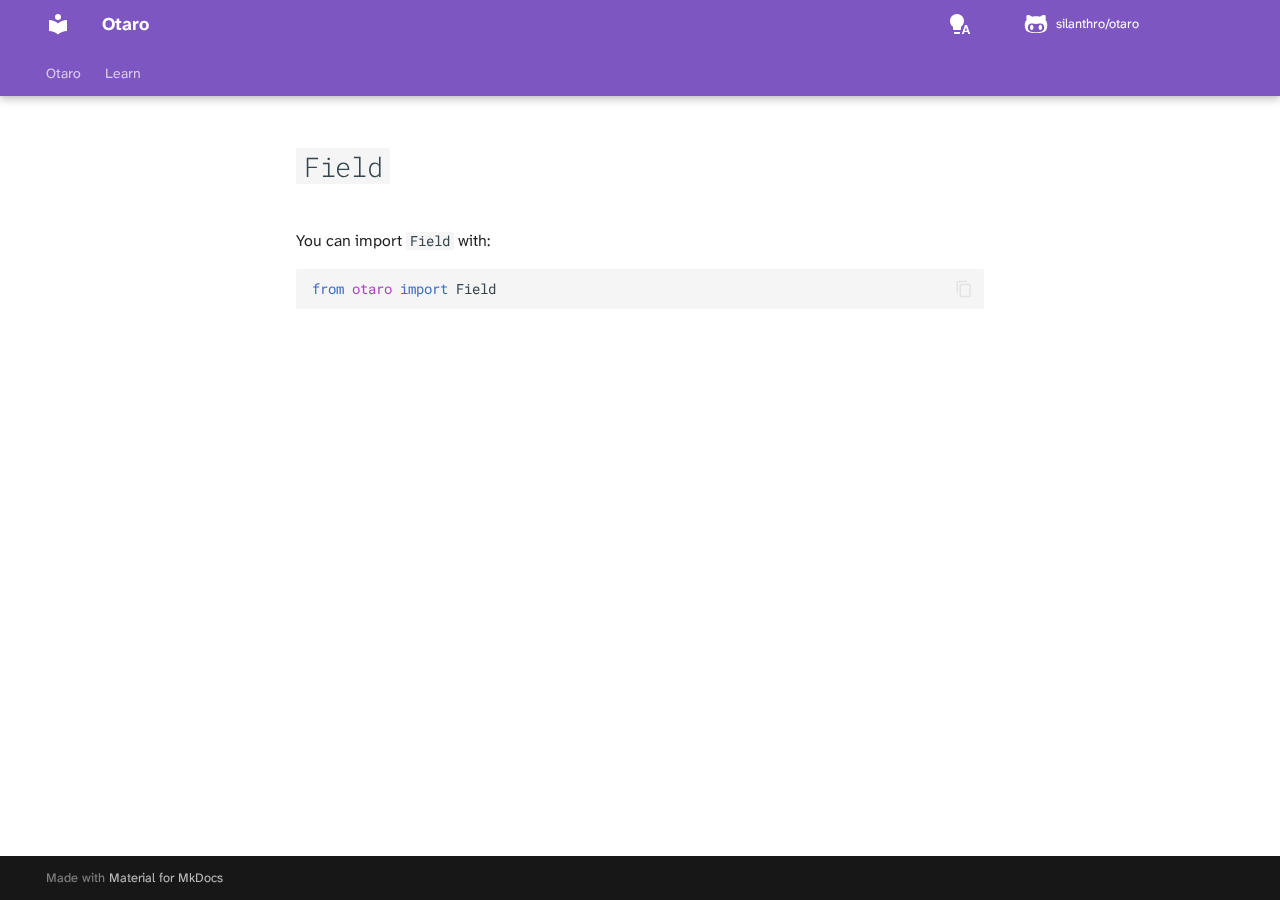
<file: reference/field/index.html>
<!doctype html>
<html lang="en" class="no-js">
  <head>
    
      <meta charset="utf-8">
      <meta name="viewport" content="width=device-width,initial-scale=1">
      
        <meta name="description" content="Otaro LLM usage">
      
      
      
        <link rel="canonical" href="https://silanthro.github.io/otaro/reference/field/">
      
      
      
      
      <link rel="icon" href="../../assets/images/favicon.png">
      <meta name="generator" content="mkdocs-1.6.1, mkdocs-material-9.6.7">
    
    
      
        <title>Field - Otaro</title>
      
    
    
      <link rel="stylesheet" href="../../assets/stylesheets/main.8608ea7d.min.css">
      
        
        <link rel="stylesheet" href="../../assets/stylesheets/palette.06af60db.min.css">
      
      


    
    
      
    
    
      
        
        
        <link rel="preconnect" href="https://fonts.gstatic.com" crossorigin>
        <link rel="stylesheet" href="https://fonts.googleapis.com/css?family=Atkinson+Hyperlegible+Next:300,300i,400,400i,700,700i%7CRoboto+Mono:400,400i,700,700i&display=fallback">
        <style>:root{--md-text-font:"Atkinson Hyperlegible Next";--md-code-font:"Roboto Mono"}</style>
      
    
    
      <link rel="stylesheet" href="../../assets/_mkdocstrings.css">
    
      <link rel="stylesheet" href="../../css/custom.css">
    
      <link rel="stylesheet" href="../../termynal.css">
    
    <script>__md_scope=new URL("../..",location),__md_hash=e=>[...e].reduce(((e,_)=>(e<<5)-e+_.charCodeAt(0)),0),__md_get=(e,_=localStorage,t=__md_scope)=>JSON.parse(_.getItem(t.pathname+"."+e)),__md_set=(e,_,t=localStorage,a=__md_scope)=>{try{t.setItem(a.pathname+"."+e,JSON.stringify(_))}catch(e){}}</script>
    
      

    
    
    
  </head>
  
  
    
    
      
    
    
    
    
    <body dir="ltr" data-md-color-scheme="default" data-md-color-primary="indigo" data-md-color-accent="indigo">
  
    
    <input class="md-toggle" data-md-toggle="drawer" type="checkbox" id="__drawer" autocomplete="off">
    <input class="md-toggle" data-md-toggle="search" type="checkbox" id="__search" autocomplete="off">
    <label class="md-overlay" for="__drawer"></label>
    <div data-md-component="skip">
      
        
        <a href="#field" class="md-skip">
          Skip to content
        </a>
      
    </div>
    <div data-md-component="announce">
      
    </div>
    
    
      

  

<header class="md-header md-header--shadow md-header--lifted" data-md-component="header">
  <nav class="md-header__inner md-grid" aria-label="Header">
    <a href="../.." title="Otaro" class="md-header__button md-logo" aria-label="Otaro" data-md-component="logo">
      
  
  <svg xmlns="http://www.w3.org/2000/svg" viewBox="0 0 24 24"><path d="M12 8a3 3 0 0 0 3-3 3 3 0 0 0-3-3 3 3 0 0 0-3 3 3 3 0 0 0 3 3m0 3.54C9.64 9.35 6.5 8 3 8v11c3.5 0 6.64 1.35 9 3.54 2.36-2.19 5.5-3.54 9-3.54V8c-3.5 0-6.64 1.35-9 3.54"/></svg>

    </a>
    <label class="md-header__button md-icon" for="__drawer">
      
      <svg xmlns="http://www.w3.org/2000/svg" viewBox="0 0 24 24"><path d="M3 6h18v2H3zm0 5h18v2H3zm0 5h18v2H3z"/></svg>
    </label>
    <div class="md-header__title" data-md-component="header-title">
      <div class="md-header__ellipsis">
        <div class="md-header__topic">
          <span class="md-ellipsis">
            Otaro
          </span>
        </div>
        <div class="md-header__topic" data-md-component="header-topic">
          <span class="md-ellipsis">
            
              Field
            
          </span>
        </div>
      </div>
    </div>
    
      
        <form class="md-header__option" data-md-component="palette">
  
    
    
    
    <input class="md-option" data-md-color-media="(prefers-color-scheme)" data-md-color-scheme="default" data-md-color-primary="indigo" data-md-color-accent="indigo"  aria-label="Switch to light mode"  type="radio" name="__palette" id="__palette_0">
    
      <label class="md-header__button md-icon" title="Switch to light mode" for="__palette_1" hidden>
        <svg xmlns="http://www.w3.org/2000/svg" viewBox="0 0 24 24"><path d="M9 2C5.13 2 2 5.13 2 9c0 2.38 1.19 4.47 3 5.74V17c0 .55.45 1 1 1h6c.55 0 1-.45 1-1v-2.26c1.81-1.27 3-3.36 3-5.74 0-3.87-3.13-7-7-7M6 21c0 .55.45 1 1 1h4c.55 0 1-.45 1-1v-1H6zm13-8h-2l-3.2 9h1.9l.7-2h3.2l.7 2h1.9zm-2.15 5.65L18 15l1.15 3.65z"/></svg>
      </label>
    
  
    
    
    
    <input class="md-option" data-md-color-media="(prefers-color-scheme: light)" data-md-color-scheme="default" data-md-color-primary="deep-purple" data-md-color-accent="amber"  aria-label="Switch to dark mode"  type="radio" name="__palette" id="__palette_1">
    
      <label class="md-header__button md-icon" title="Switch to dark mode" for="__palette_2" hidden>
        <svg xmlns="http://www.w3.org/2000/svg" viewBox="0 0 24 24"><path d="M12 2a7 7 0 0 0-7 7c0 2.38 1.19 4.47 3 5.74V17a1 1 0 0 0 1 1h6a1 1 0 0 0 1-1v-2.26c1.81-1.27 3-3.36 3-5.74a7 7 0 0 0-7-7M9 21a1 1 0 0 0 1 1h4a1 1 0 0 0 1-1v-1H9z"/></svg>
      </label>
    
  
    
    
    
    <input class="md-option" data-md-color-media="(prefers-color-scheme: dark)" data-md-color-scheme="slate" data-md-color-primary="deep-purple" data-md-color-accent="amber"  aria-label="Switch to system preference"  type="radio" name="__palette" id="__palette_2">
    
      <label class="md-header__button md-icon" title="Switch to system preference" for="__palette_0" hidden>
        <svg xmlns="http://www.w3.org/2000/svg" viewBox="0 0 24 24"><path d="M12 2a7 7 0 0 1 7 7c0 2.38-1.19 4.47-3 5.74V17a1 1 0 0 1-1 1H9a1 1 0 0 1-1-1v-2.26C6.19 13.47 5 11.38 5 9a7 7 0 0 1 7-7M9 21v-1h6v1a1 1 0 0 1-1 1h-4a1 1 0 0 1-1-1m3-17a5 5 0 0 0-5 5c0 2.05 1.23 3.81 3 4.58V16h4v-2.42c1.77-.77 3-2.53 3-4.58a5 5 0 0 0-5-5"/></svg>
      </label>
    
  
</form>
      
    
    
      <script>var palette=__md_get("__palette");if(palette&&palette.color){if("(prefers-color-scheme)"===palette.color.media){var media=matchMedia("(prefers-color-scheme: light)"),input=document.querySelector(media.matches?"[data-md-color-media='(prefers-color-scheme: light)']":"[data-md-color-media='(prefers-color-scheme: dark)']");palette.color.media=input.getAttribute("data-md-color-media"),palette.color.scheme=input.getAttribute("data-md-color-scheme"),palette.color.primary=input.getAttribute("data-md-color-primary"),palette.color.accent=input.getAttribute("data-md-color-accent")}for(var[key,value]of Object.entries(palette.color))document.body.setAttribute("data-md-color-"+key,value)}</script>
    
    
    
    
      <div class="md-header__source">
        <a href="https://github.com/silanthro/otaro" title="Go to repository" class="md-source" data-md-component="source">
  <div class="md-source__icon md-icon">
    
    <svg xmlns="http://www.w3.org/2000/svg" viewBox="0 0 480 512"><!--! Font Awesome Free 6.7.2 by @fontawesome - https://fontawesome.com License - https://fontawesome.com/license/free (Icons: CC BY 4.0, Fonts: SIL OFL 1.1, Code: MIT License) Copyright 2024 Fonticons, Inc.--><path d="M186.1 328.7c0 20.9-10.9 55.1-36.7 55.1s-36.7-34.2-36.7-55.1 10.9-55.1 36.7-55.1 36.7 34.2 36.7 55.1M480 278.2c0 31.9-3.2 65.7-17.5 95-37.9 76.6-142.1 74.8-216.7 74.8-75.8 0-186.2 2.7-225.6-74.8-14.6-29-20.2-63.1-20.2-95 0-41.9 13.9-81.5 41.5-113.6-5.2-15.8-7.7-32.4-7.7-48.8 0-21.5 4.9-32.3 14.6-51.8 45.3 0 74.3 9 108.8 36 29-6.9 58.8-10 88.7-10 27 0 54.2 2.9 80.4 9.2 34-26.7 63-35.2 107.8-35.2 9.8 19.5 14.6 30.3 14.6 51.8 0 16.4-2.6 32.7-7.7 48.2 27.5 32.4 39 72.3 39 114.2m-64.3 50.5c0-43.9-26.7-82.6-73.5-82.6-18.9 0-37 3.4-56 6-14.9 2.3-29.8 3.2-45.1 3.2-15.2 0-30.1-.9-45.1-3.2-18.7-2.6-37-6-56-6-46.8 0-73.5 38.7-73.5 82.6 0 87.8 80.4 101.3 150.4 101.3h48.2c70.3 0 150.6-13.4 150.6-101.3m-82.6-55.1c-25.8 0-36.7 34.2-36.7 55.1s10.9 55.1 36.7 55.1 36.7-34.2 36.7-55.1-10.9-55.1-36.7-55.1"/></svg>
  </div>
  <div class="md-source__repository">
    silanthro/otaro
  </div>
</a>
      </div>
    
  </nav>
  
    
      
<nav class="md-tabs" aria-label="Tabs" data-md-component="tabs">
  <div class="md-grid">
    <ul class="md-tabs__list">
      
        
  
  
  
    <li class="md-tabs__item">
      <a href="../.." class="md-tabs__link">
        
  
    
  
  Otaro

      </a>
    </li>
  

      
        
  
  
  
    
    
      
  
  
  
    
    
      <li class="md-tabs__item">
        <a href="../../learn/configure_tasks/yaml/" class="md-tabs__link">
          
  
    
  
  Learn

        </a>
      </li>
    
  

    
  

      
    </ul>
  </div>
</nav>
    
  
</header>
    
    <div class="md-container" data-md-component="container">
      
      
        
      
      <main class="md-main" data-md-component="main">
        <div class="md-main__inner md-grid">
          
            
              
              <div class="md-sidebar md-sidebar--primary" data-md-component="sidebar" data-md-type="navigation" >
                <div class="md-sidebar__scrollwrap">
                  <div class="md-sidebar__inner">
                    


  


<nav class="md-nav md-nav--primary md-nav--lifted" aria-label="Navigation" data-md-level="0">
  <label class="md-nav__title" for="__drawer">
    <a href="../.." title="Otaro" class="md-nav__button md-logo" aria-label="Otaro" data-md-component="logo">
      
  
  <svg xmlns="http://www.w3.org/2000/svg" viewBox="0 0 24 24"><path d="M12 8a3 3 0 0 0 3-3 3 3 0 0 0-3-3 3 3 0 0 0-3 3 3 3 0 0 0 3 3m0 3.54C9.64 9.35 6.5 8 3 8v11c3.5 0 6.64 1.35 9 3.54 2.36-2.19 5.5-3.54 9-3.54V8c-3.5 0-6.64 1.35-9 3.54"/></svg>

    </a>
    Otaro
  </label>
  
    <div class="md-nav__source">
      <a href="https://github.com/silanthro/otaro" title="Go to repository" class="md-source" data-md-component="source">
  <div class="md-source__icon md-icon">
    
    <svg xmlns="http://www.w3.org/2000/svg" viewBox="0 0 480 512"><!--! Font Awesome Free 6.7.2 by @fontawesome - https://fontawesome.com License - https://fontawesome.com/license/free (Icons: CC BY 4.0, Fonts: SIL OFL 1.1, Code: MIT License) Copyright 2024 Fonticons, Inc.--><path d="M186.1 328.7c0 20.9-10.9 55.1-36.7 55.1s-36.7-34.2-36.7-55.1 10.9-55.1 36.7-55.1 36.7 34.2 36.7 55.1M480 278.2c0 31.9-3.2 65.7-17.5 95-37.9 76.6-142.1 74.8-216.7 74.8-75.8 0-186.2 2.7-225.6-74.8-14.6-29-20.2-63.1-20.2-95 0-41.9 13.9-81.5 41.5-113.6-5.2-15.8-7.7-32.4-7.7-48.8 0-21.5 4.9-32.3 14.6-51.8 45.3 0 74.3 9 108.8 36 29-6.9 58.8-10 88.7-10 27 0 54.2 2.9 80.4 9.2 34-26.7 63-35.2 107.8-35.2 9.8 19.5 14.6 30.3 14.6 51.8 0 16.4-2.6 32.7-7.7 48.2 27.5 32.4 39 72.3 39 114.2m-64.3 50.5c0-43.9-26.7-82.6-73.5-82.6-18.9 0-37 3.4-56 6-14.9 2.3-29.8 3.2-45.1 3.2-15.2 0-30.1-.9-45.1-3.2-18.7-2.6-37-6-56-6-46.8 0-73.5 38.7-73.5 82.6 0 87.8 80.4 101.3 150.4 101.3h48.2c70.3 0 150.6-13.4 150.6-101.3m-82.6-55.1c-25.8 0-36.7 34.2-36.7 55.1s10.9 55.1 36.7 55.1 36.7-34.2 36.7-55.1-10.9-55.1-36.7-55.1"/></svg>
  </div>
  <div class="md-source__repository">
    silanthro/otaro
  </div>
</a>
    </div>
  
  <ul class="md-nav__list" data-md-scrollfix>
    
      
      
  
  
  
  
    <li class="md-nav__item">
      <a href="../.." class="md-nav__link">
        
  
  <span class="md-ellipsis">
    Otaro
    
  </span>
  

      </a>
    </li>
  

    
      
      
  
  
  
  
    
    
      
        
      
        
      
        
      
        
      
    
    
      
      
    
    
    <li class="md-nav__item md-nav__item--nested">
      
        
        
        <input class="md-nav__toggle md-toggle " type="checkbox" id="__nav_2" >
        
          
          <label class="md-nav__link" for="__nav_2" id="__nav_2_label" tabindex="0">
            
  
  <span class="md-ellipsis">
    Learn
    
  </span>
  

            <span class="md-nav__icon md-icon"></span>
          </label>
        
        <nav class="md-nav" data-md-level="1" aria-labelledby="__nav_2_label" aria-expanded="false">
          <label class="md-nav__title" for="__nav_2">
            <span class="md-nav__icon md-icon"></span>
            Learn
          </label>
          <ul class="md-nav__list" data-md-scrollfix>
            
              
                
  
  
  
  
    
    
      
        
      
        
      
    
    
      
      
    
    
    <li class="md-nav__item md-nav__item--nested">
      
        
        
        <input class="md-nav__toggle md-toggle " type="checkbox" id="__nav_2_1" >
        
          
          <label class="md-nav__link" for="__nav_2_1" id="__nav_2_1_label" tabindex="0">
            
  
  <span class="md-ellipsis">
    Configure tasks
    
  </span>
  

            <span class="md-nav__icon md-icon"></span>
          </label>
        
        <nav class="md-nav" data-md-level="2" aria-labelledby="__nav_2_1_label" aria-expanded="false">
          <label class="md-nav__title" for="__nav_2_1">
            <span class="md-nav__icon md-icon"></span>
            Configure tasks
          </label>
          <ul class="md-nav__list" data-md-scrollfix>
            
              
                
  
  
  
  
    <li class="md-nav__item">
      <a href="../../learn/configure_tasks/yaml/" class="md-nav__link">
        
  
  <span class="md-ellipsis">
    Configure a task in YAML
    
  </span>
  

      </a>
    </li>
  

              
            
              
                
  
  
  
  
    <li class="md-nav__item">
      <a href="../../learn/configure_tasks/python/" class="md-nav__link">
        
  
  <span class="md-ellipsis">
    Configure a task in Python
    
  </span>
  

      </a>
    </li>
  

              
            
          </ul>
        </nav>
      
    </li>
  

              
            
              
                
  
  
  
  
    <li class="md-nav__item">
      <a href="../../learn/optimize_prompt/" class="md-nav__link">
        
  
  <span class="md-ellipsis">
    Optimize the prompt
    
  </span>
  

      </a>
    </li>
  

              
            
              
                
  
  
  
  
    <li class="md-nav__item">
      <a href="../../learn/access_prompt/" class="md-nav__link">
        
  
  <span class="md-ellipsis">
    Access the prompt
    
  </span>
  

      </a>
    </li>
  

              
            
              
                
  
  
  
  
    <li class="md-nav__item">
      <a href="../../learn/deploy_config/" class="md-nav__link">
        
  
  <span class="md-ellipsis">
    Deploy config
    
  </span>
  

      </a>
    </li>
  

              
            
          </ul>
        </nav>
      
    </li>
  

    
  </ul>
</nav>
                  </div>
                </div>
              </div>
            
            
              
              <div class="md-sidebar md-sidebar--secondary" data-md-component="sidebar" data-md-type="toc" >
                <div class="md-sidebar__scrollwrap">
                  <div class="md-sidebar__inner">
                    

<nav class="md-nav md-nav--secondary" aria-label="Table of contents">
  
  
  
    
  
  
</nav>
                  </div>
                </div>
              </div>
            
          
          
            <div class="md-content" data-md-component="content">
              <article class="md-content__inner md-typeset">
                
                  


  
  


<h1 id="field"><code>Field</code><a class="headerlink" href="#field" title="Permanent link">&para;</a></h1>
<p>You can import <code>Field</code> with:</p>
<div class="highlight"><pre><span></span><code><span id="__span-0-1"><span class="kn">from</span><span class="w"> </span><span class="nn">otaro</span><span class="w"> </span><span class="kn">import</span> <span class="n">Field</span>
</span></code></pre></div>












                
              </article>
            </div>
          
          
  <script>var tabs=__md_get("__tabs");if(Array.isArray(tabs))e:for(var set of document.querySelectorAll(".tabbed-set")){var labels=set.querySelector(".tabbed-labels");for(var tab of tabs)for(var label of labels.getElementsByTagName("label"))if(label.innerText.trim()===tab){var input=document.getElementById(label.htmlFor);input.checked=!0;continue e}}</script>

<script>var target=document.getElementById(location.hash.slice(1));target&&target.name&&(target.checked=target.name.startsWith("__tabbed_"))</script>
        </div>
        
          <button type="button" class="md-top md-icon" data-md-component="top" hidden>
  
  <svg xmlns="http://www.w3.org/2000/svg" viewBox="0 0 24 24"><path d="M13 20h-2V8l-5.5 5.5-1.42-1.42L12 4.16l7.92 7.92-1.42 1.42L13 8z"/></svg>
  Back to top
</button>
        
      </main>
      
        <footer class="md-footer">
  
    
  
  <div class="md-footer-meta md-typeset">
    <div class="md-footer-meta__inner md-grid">
      <div class="md-copyright">
  
  
    Made with
    <a href="https://squidfunk.github.io/mkdocs-material/" target="_blank" rel="noopener">
      Material for MkDocs
    </a>
  
</div>
      
    </div>
  </div>
</footer>
      
    </div>
    <div class="md-dialog" data-md-component="dialog">
      <div class="md-dialog__inner md-typeset"></div>
    </div>
    
      <div class="md-progress" data-md-component="progress" role="progressbar"></div>
    
    
    <script id="__config" type="application/json">{"base": "../..", "features": ["content.code.annotate", "content.code.copy", "content.footnote.tooltips", "content.tabs.link", "content.tooltips", "navigation.footer", "navigation.indexes", "navigation.instant", "navigation.instant.prefetch", "navigation.instant.progress", "navigation.path", "navigation.tabs", "navigation.tabs.sticky", "navigation.top", "navigation.tracking", "search.highlight", "search.share", "search.suggest", "toc.follow"], "search": "../../assets/javascripts/workers/search.f8cc74c7.min.js", "translations": {"clipboard.copied": "Copied to clipboard", "clipboard.copy": "Copy to clipboard", "search.result.more.one": "1 more on this page", "search.result.more.other": "# more on this page", "search.result.none": "No matching documents", "search.result.one": "1 matching document", "search.result.other": "# matching documents", "search.result.placeholder": "Type to start searching", "search.result.term.missing": "Missing", "select.version": "Select version"}}</script>
    
    
      <script src="../../assets/javascripts/bundle.c8b220af.min.js"></script>
      
        <script src="../../termynal.js"></script>
      
    
  </body>
</html>
</file>
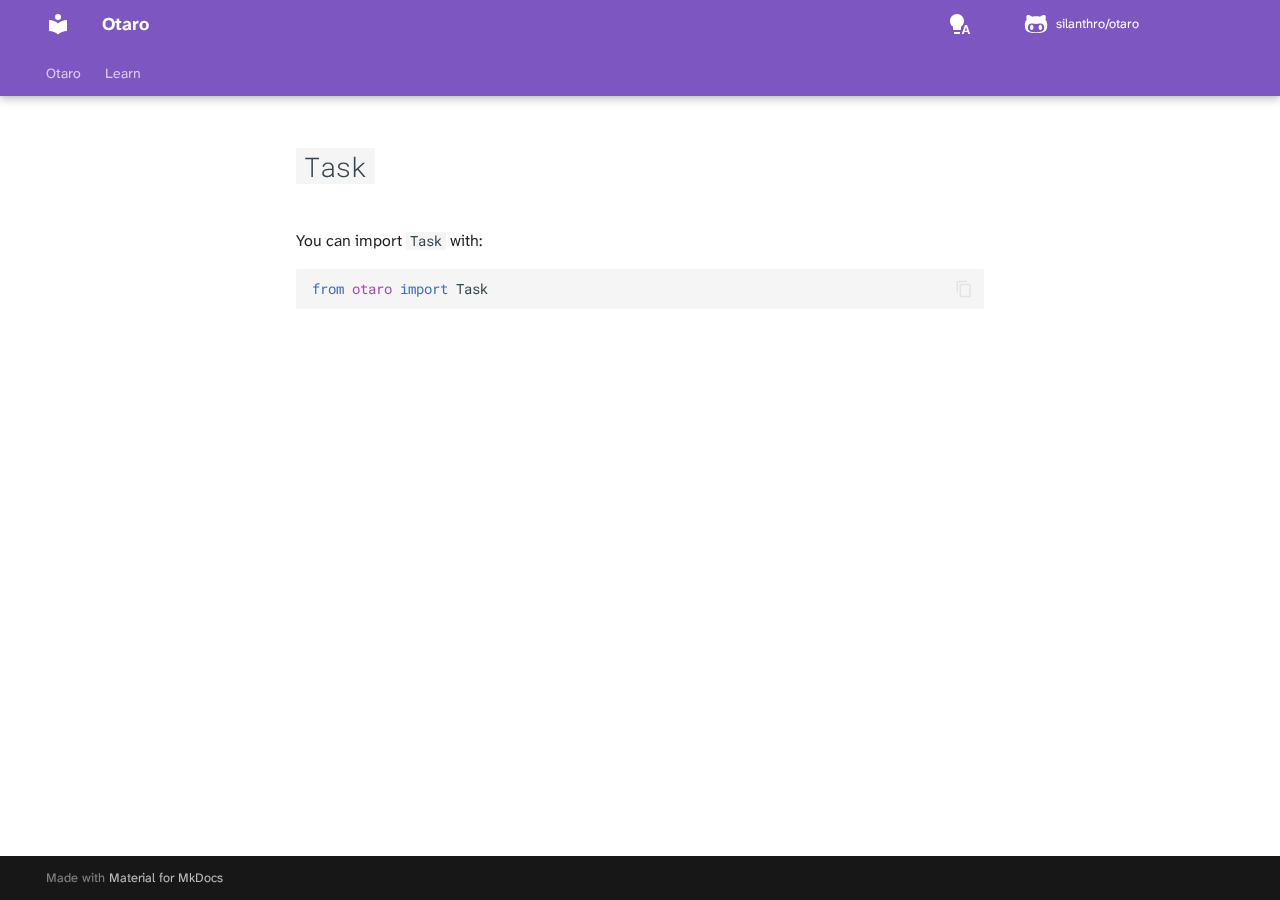
<file: reference/task/index.html>
<!doctype html>
<html lang="en" class="no-js">
  <head>
    
      <meta charset="utf-8">
      <meta name="viewport" content="width=device-width,initial-scale=1">
      
        <meta name="description" content="Otaro LLM usage">
      
      
      
        <link rel="canonical" href="https://silanthro.github.io/otaro/reference/task/">
      
      
      
      
      <link rel="icon" href="../../assets/images/favicon.png">
      <meta name="generator" content="mkdocs-1.6.1, mkdocs-material-9.6.7">
    
    
      
        <title>Task - Otaro</title>
      
    
    
      <link rel="stylesheet" href="../../assets/stylesheets/main.8608ea7d.min.css">
      
        
        <link rel="stylesheet" href="../../assets/stylesheets/palette.06af60db.min.css">
      
      


    
    
      
    
    
      
        
        
        <link rel="preconnect" href="https://fonts.gstatic.com" crossorigin>
        <link rel="stylesheet" href="https://fonts.googleapis.com/css?family=Atkinson+Hyperlegible+Next:300,300i,400,400i,700,700i%7CRoboto+Mono:400,400i,700,700i&display=fallback">
        <style>:root{--md-text-font:"Atkinson Hyperlegible Next";--md-code-font:"Roboto Mono"}</style>
      
    
    
      <link rel="stylesheet" href="../../assets/_mkdocstrings.css">
    
      <link rel="stylesheet" href="../../css/custom.css">
    
      <link rel="stylesheet" href="../../termynal.css">
    
    <script>__md_scope=new URL("../..",location),__md_hash=e=>[...e].reduce(((e,_)=>(e<<5)-e+_.charCodeAt(0)),0),__md_get=(e,_=localStorage,t=__md_scope)=>JSON.parse(_.getItem(t.pathname+"."+e)),__md_set=(e,_,t=localStorage,a=__md_scope)=>{try{t.setItem(a.pathname+"."+e,JSON.stringify(_))}catch(e){}}</script>
    
      

    
    
    
  </head>
  
  
    
    
      
    
    
    
    
    <body dir="ltr" data-md-color-scheme="default" data-md-color-primary="indigo" data-md-color-accent="indigo">
  
    
    <input class="md-toggle" data-md-toggle="drawer" type="checkbox" id="__drawer" autocomplete="off">
    <input class="md-toggle" data-md-toggle="search" type="checkbox" id="__search" autocomplete="off">
    <label class="md-overlay" for="__drawer"></label>
    <div data-md-component="skip">
      
        
        <a href="#task" class="md-skip">
          Skip to content
        </a>
      
    </div>
    <div data-md-component="announce">
      
    </div>
    
    
      

  

<header class="md-header md-header--shadow md-header--lifted" data-md-component="header">
  <nav class="md-header__inner md-grid" aria-label="Header">
    <a href="../.." title="Otaro" class="md-header__button md-logo" aria-label="Otaro" data-md-component="logo">
      
  
  <svg xmlns="http://www.w3.org/2000/svg" viewBox="0 0 24 24"><path d="M12 8a3 3 0 0 0 3-3 3 3 0 0 0-3-3 3 3 0 0 0-3 3 3 3 0 0 0 3 3m0 3.54C9.64 9.35 6.5 8 3 8v11c3.5 0 6.64 1.35 9 3.54 2.36-2.19 5.5-3.54 9-3.54V8c-3.5 0-6.64 1.35-9 3.54"/></svg>

    </a>
    <label class="md-header__button md-icon" for="__drawer">
      
      <svg xmlns="http://www.w3.org/2000/svg" viewBox="0 0 24 24"><path d="M3 6h18v2H3zm0 5h18v2H3zm0 5h18v2H3z"/></svg>
    </label>
    <div class="md-header__title" data-md-component="header-title">
      <div class="md-header__ellipsis">
        <div class="md-header__topic">
          <span class="md-ellipsis">
            Otaro
          </span>
        </div>
        <div class="md-header__topic" data-md-component="header-topic">
          <span class="md-ellipsis">
            
              Task
            
          </span>
        </div>
      </div>
    </div>
    
      
        <form class="md-header__option" data-md-component="palette">
  
    
    
    
    <input class="md-option" data-md-color-media="(prefers-color-scheme)" data-md-color-scheme="default" data-md-color-primary="indigo" data-md-color-accent="indigo"  aria-label="Switch to light mode"  type="radio" name="__palette" id="__palette_0">
    
      <label class="md-header__button md-icon" title="Switch to light mode" for="__palette_1" hidden>
        <svg xmlns="http://www.w3.org/2000/svg" viewBox="0 0 24 24"><path d="M9 2C5.13 2 2 5.13 2 9c0 2.38 1.19 4.47 3 5.74V17c0 .55.45 1 1 1h6c.55 0 1-.45 1-1v-2.26c1.81-1.27 3-3.36 3-5.74 0-3.87-3.13-7-7-7M6 21c0 .55.45 1 1 1h4c.55 0 1-.45 1-1v-1H6zm13-8h-2l-3.2 9h1.9l.7-2h3.2l.7 2h1.9zm-2.15 5.65L18 15l1.15 3.65z"/></svg>
      </label>
    
  
    
    
    
    <input class="md-option" data-md-color-media="(prefers-color-scheme: light)" data-md-color-scheme="default" data-md-color-primary="deep-purple" data-md-color-accent="amber"  aria-label="Switch to dark mode"  type="radio" name="__palette" id="__palette_1">
    
      <label class="md-header__button md-icon" title="Switch to dark mode" for="__palette_2" hidden>
        <svg xmlns="http://www.w3.org/2000/svg" viewBox="0 0 24 24"><path d="M12 2a7 7 0 0 0-7 7c0 2.38 1.19 4.47 3 5.74V17a1 1 0 0 0 1 1h6a1 1 0 0 0 1-1v-2.26c1.81-1.27 3-3.36 3-5.74a7 7 0 0 0-7-7M9 21a1 1 0 0 0 1 1h4a1 1 0 0 0 1-1v-1H9z"/></svg>
      </label>
    
  
    
    
    
    <input class="md-option" data-md-color-media="(prefers-color-scheme: dark)" data-md-color-scheme="slate" data-md-color-primary="deep-purple" data-md-color-accent="amber"  aria-label="Switch to system preference"  type="radio" name="__palette" id="__palette_2">
    
      <label class="md-header__button md-icon" title="Switch to system preference" for="__palette_0" hidden>
        <svg xmlns="http://www.w3.org/2000/svg" viewBox="0 0 24 24"><path d="M12 2a7 7 0 0 1 7 7c0 2.38-1.19 4.47-3 5.74V17a1 1 0 0 1-1 1H9a1 1 0 0 1-1-1v-2.26C6.19 13.47 5 11.38 5 9a7 7 0 0 1 7-7M9 21v-1h6v1a1 1 0 0 1-1 1h-4a1 1 0 0 1-1-1m3-17a5 5 0 0 0-5 5c0 2.05 1.23 3.81 3 4.58V16h4v-2.42c1.77-.77 3-2.53 3-4.58a5 5 0 0 0-5-5"/></svg>
      </label>
    
  
</form>
      
    
    
      <script>var palette=__md_get("__palette");if(palette&&palette.color){if("(prefers-color-scheme)"===palette.color.media){var media=matchMedia("(prefers-color-scheme: light)"),input=document.querySelector(media.matches?"[data-md-color-media='(prefers-color-scheme: light)']":"[data-md-color-media='(prefers-color-scheme: dark)']");palette.color.media=input.getAttribute("data-md-color-media"),palette.color.scheme=input.getAttribute("data-md-color-scheme"),palette.color.primary=input.getAttribute("data-md-color-primary"),palette.color.accent=input.getAttribute("data-md-color-accent")}for(var[key,value]of Object.entries(palette.color))document.body.setAttribute("data-md-color-"+key,value)}</script>
    
    
    
    
      <div class="md-header__source">
        <a href="https://github.com/silanthro/otaro" title="Go to repository" class="md-source" data-md-component="source">
  <div class="md-source__icon md-icon">
    
    <svg xmlns="http://www.w3.org/2000/svg" viewBox="0 0 480 512"><!--! Font Awesome Free 6.7.2 by @fontawesome - https://fontawesome.com License - https://fontawesome.com/license/free (Icons: CC BY 4.0, Fonts: SIL OFL 1.1, Code: MIT License) Copyright 2024 Fonticons, Inc.--><path d="M186.1 328.7c0 20.9-10.9 55.1-36.7 55.1s-36.7-34.2-36.7-55.1 10.9-55.1 36.7-55.1 36.7 34.2 36.7 55.1M480 278.2c0 31.9-3.2 65.7-17.5 95-37.9 76.6-142.1 74.8-216.7 74.8-75.8 0-186.2 2.7-225.6-74.8-14.6-29-20.2-63.1-20.2-95 0-41.9 13.9-81.5 41.5-113.6-5.2-15.8-7.7-32.4-7.7-48.8 0-21.5 4.9-32.3 14.6-51.8 45.3 0 74.3 9 108.8 36 29-6.9 58.8-10 88.7-10 27 0 54.2 2.9 80.4 9.2 34-26.7 63-35.2 107.8-35.2 9.8 19.5 14.6 30.3 14.6 51.8 0 16.4-2.6 32.7-7.7 48.2 27.5 32.4 39 72.3 39 114.2m-64.3 50.5c0-43.9-26.7-82.6-73.5-82.6-18.9 0-37 3.4-56 6-14.9 2.3-29.8 3.2-45.1 3.2-15.2 0-30.1-.9-45.1-3.2-18.7-2.6-37-6-56-6-46.8 0-73.5 38.7-73.5 82.6 0 87.8 80.4 101.3 150.4 101.3h48.2c70.3 0 150.6-13.4 150.6-101.3m-82.6-55.1c-25.8 0-36.7 34.2-36.7 55.1s10.9 55.1 36.7 55.1 36.7-34.2 36.7-55.1-10.9-55.1-36.7-55.1"/></svg>
  </div>
  <div class="md-source__repository">
    silanthro/otaro
  </div>
</a>
      </div>
    
  </nav>
  
    
      
<nav class="md-tabs" aria-label="Tabs" data-md-component="tabs">
  <div class="md-grid">
    <ul class="md-tabs__list">
      
        
  
  
  
    <li class="md-tabs__item">
      <a href="../.." class="md-tabs__link">
        
  
    
  
  Otaro

      </a>
    </li>
  

      
        
  
  
  
    
    
      
  
  
  
    
    
      <li class="md-tabs__item">
        <a href="../../learn/configure_tasks/yaml/" class="md-tabs__link">
          
  
    
  
  Learn

        </a>
      </li>
    
  

    
  

      
    </ul>
  </div>
</nav>
    
  
</header>
    
    <div class="md-container" data-md-component="container">
      
      
        
      
      <main class="md-main" data-md-component="main">
        <div class="md-main__inner md-grid">
          
            
              
              <div class="md-sidebar md-sidebar--primary" data-md-component="sidebar" data-md-type="navigation" >
                <div class="md-sidebar__scrollwrap">
                  <div class="md-sidebar__inner">
                    


  


<nav class="md-nav md-nav--primary md-nav--lifted" aria-label="Navigation" data-md-level="0">
  <label class="md-nav__title" for="__drawer">
    <a href="../.." title="Otaro" class="md-nav__button md-logo" aria-label="Otaro" data-md-component="logo">
      
  
  <svg xmlns="http://www.w3.org/2000/svg" viewBox="0 0 24 24"><path d="M12 8a3 3 0 0 0 3-3 3 3 0 0 0-3-3 3 3 0 0 0-3 3 3 3 0 0 0 3 3m0 3.54C9.64 9.35 6.5 8 3 8v11c3.5 0 6.64 1.35 9 3.54 2.36-2.19 5.5-3.54 9-3.54V8c-3.5 0-6.64 1.35-9 3.54"/></svg>

    </a>
    Otaro
  </label>
  
    <div class="md-nav__source">
      <a href="https://github.com/silanthro/otaro" title="Go to repository" class="md-source" data-md-component="source">
  <div class="md-source__icon md-icon">
    
    <svg xmlns="http://www.w3.org/2000/svg" viewBox="0 0 480 512"><!--! Font Awesome Free 6.7.2 by @fontawesome - https://fontawesome.com License - https://fontawesome.com/license/free (Icons: CC BY 4.0, Fonts: SIL OFL 1.1, Code: MIT License) Copyright 2024 Fonticons, Inc.--><path d="M186.1 328.7c0 20.9-10.9 55.1-36.7 55.1s-36.7-34.2-36.7-55.1 10.9-55.1 36.7-55.1 36.7 34.2 36.7 55.1M480 278.2c0 31.9-3.2 65.7-17.5 95-37.9 76.6-142.1 74.8-216.7 74.8-75.8 0-186.2 2.7-225.6-74.8-14.6-29-20.2-63.1-20.2-95 0-41.9 13.9-81.5 41.5-113.6-5.2-15.8-7.7-32.4-7.7-48.8 0-21.5 4.9-32.3 14.6-51.8 45.3 0 74.3 9 108.8 36 29-6.9 58.8-10 88.7-10 27 0 54.2 2.9 80.4 9.2 34-26.7 63-35.2 107.8-35.2 9.8 19.5 14.6 30.3 14.6 51.8 0 16.4-2.6 32.7-7.7 48.2 27.5 32.4 39 72.3 39 114.2m-64.3 50.5c0-43.9-26.7-82.6-73.5-82.6-18.9 0-37 3.4-56 6-14.9 2.3-29.8 3.2-45.1 3.2-15.2 0-30.1-.9-45.1-3.2-18.7-2.6-37-6-56-6-46.8 0-73.5 38.7-73.5 82.6 0 87.8 80.4 101.3 150.4 101.3h48.2c70.3 0 150.6-13.4 150.6-101.3m-82.6-55.1c-25.8 0-36.7 34.2-36.7 55.1s10.9 55.1 36.7 55.1 36.7-34.2 36.7-55.1-10.9-55.1-36.7-55.1"/></svg>
  </div>
  <div class="md-source__repository">
    silanthro/otaro
  </div>
</a>
    </div>
  
  <ul class="md-nav__list" data-md-scrollfix>
    
      
      
  
  
  
  
    <li class="md-nav__item">
      <a href="../.." class="md-nav__link">
        
  
  <span class="md-ellipsis">
    Otaro
    
  </span>
  

      </a>
    </li>
  

    
      
      
  
  
  
  
    
    
      
        
      
        
      
        
      
        
      
    
    
      
      
    
    
    <li class="md-nav__item md-nav__item--nested">
      
        
        
        <input class="md-nav__toggle md-toggle " type="checkbox" id="__nav_2" >
        
          
          <label class="md-nav__link" for="__nav_2" id="__nav_2_label" tabindex="0">
            
  
  <span class="md-ellipsis">
    Learn
    
  </span>
  

            <span class="md-nav__icon md-icon"></span>
          </label>
        
        <nav class="md-nav" data-md-level="1" aria-labelledby="__nav_2_label" aria-expanded="false">
          <label class="md-nav__title" for="__nav_2">
            <span class="md-nav__icon md-icon"></span>
            Learn
          </label>
          <ul class="md-nav__list" data-md-scrollfix>
            
              
                
  
  
  
  
    
    
      
        
      
        
      
    
    
      
      
    
    
    <li class="md-nav__item md-nav__item--nested">
      
        
        
        <input class="md-nav__toggle md-toggle " type="checkbox" id="__nav_2_1" >
        
          
          <label class="md-nav__link" for="__nav_2_1" id="__nav_2_1_label" tabindex="0">
            
  
  <span class="md-ellipsis">
    Configure tasks
    
  </span>
  

            <span class="md-nav__icon md-icon"></span>
          </label>
        
        <nav class="md-nav" data-md-level="2" aria-labelledby="__nav_2_1_label" aria-expanded="false">
          <label class="md-nav__title" for="__nav_2_1">
            <span class="md-nav__icon md-icon"></span>
            Configure tasks
          </label>
          <ul class="md-nav__list" data-md-scrollfix>
            
              
                
  
  
  
  
    <li class="md-nav__item">
      <a href="../../learn/configure_tasks/yaml/" class="md-nav__link">
        
  
  <span class="md-ellipsis">
    Configure a task in YAML
    
  </span>
  

      </a>
    </li>
  

              
            
              
                
  
  
  
  
    <li class="md-nav__item">
      <a href="../../learn/configure_tasks/python/" class="md-nav__link">
        
  
  <span class="md-ellipsis">
    Configure a task in Python
    
  </span>
  

      </a>
    </li>
  

              
            
          </ul>
        </nav>
      
    </li>
  

              
            
              
                
  
  
  
  
    <li class="md-nav__item">
      <a href="../../learn/optimize_prompt/" class="md-nav__link">
        
  
  <span class="md-ellipsis">
    Optimize the prompt
    
  </span>
  

      </a>
    </li>
  

              
            
              
                
  
  
  
  
    <li class="md-nav__item">
      <a href="../../learn/access_prompt/" class="md-nav__link">
        
  
  <span class="md-ellipsis">
    Access the prompt
    
  </span>
  

      </a>
    </li>
  

              
            
              
                
  
  
  
  
    <li class="md-nav__item">
      <a href="../../learn/deploy_config/" class="md-nav__link">
        
  
  <span class="md-ellipsis">
    Deploy config
    
  </span>
  

      </a>
    </li>
  

              
            
          </ul>
        </nav>
      
    </li>
  

    
  </ul>
</nav>
                  </div>
                </div>
              </div>
            
            
              
              <div class="md-sidebar md-sidebar--secondary" data-md-component="sidebar" data-md-type="toc" >
                <div class="md-sidebar__scrollwrap">
                  <div class="md-sidebar__inner">
                    

<nav class="md-nav md-nav--secondary" aria-label="Table of contents">
  
  
  
    
  
  
</nav>
                  </div>
                </div>
              </div>
            
          
          
            <div class="md-content" data-md-component="content">
              <article class="md-content__inner md-typeset">
                
                  


  
  


<h1 id="task"><code>Task</code><a class="headerlink" href="#task" title="Permanent link">&para;</a></h1>
<p>You can import <code>Task</code> with:</p>
<div class="highlight"><pre><span></span><code><span id="__span-0-1"><span class="kn">from</span><span class="w"> </span><span class="nn">otaro</span><span class="w"> </span><span class="kn">import</span> <span class="n">Task</span>
</span></code></pre></div>












                
              </article>
            </div>
          
          
  <script>var tabs=__md_get("__tabs");if(Array.isArray(tabs))e:for(var set of document.querySelectorAll(".tabbed-set")){var labels=set.querySelector(".tabbed-labels");for(var tab of tabs)for(var label of labels.getElementsByTagName("label"))if(label.innerText.trim()===tab){var input=document.getElementById(label.htmlFor);input.checked=!0;continue e}}</script>

<script>var target=document.getElementById(location.hash.slice(1));target&&target.name&&(target.checked=target.name.startsWith("__tabbed_"))</script>
        </div>
        
          <button type="button" class="md-top md-icon" data-md-component="top" hidden>
  
  <svg xmlns="http://www.w3.org/2000/svg" viewBox="0 0 24 24"><path d="M13 20h-2V8l-5.5 5.5-1.42-1.42L12 4.16l7.92 7.92-1.42 1.42L13 8z"/></svg>
  Back to top
</button>
        
      </main>
      
        <footer class="md-footer">
  
    
  
  <div class="md-footer-meta md-typeset">
    <div class="md-footer-meta__inner md-grid">
      <div class="md-copyright">
  
  
    Made with
    <a href="https://squidfunk.github.io/mkdocs-material/" target="_blank" rel="noopener">
      Material for MkDocs
    </a>
  
</div>
      
    </div>
  </div>
</footer>
      
    </div>
    <div class="md-dialog" data-md-component="dialog">
      <div class="md-dialog__inner md-typeset"></div>
    </div>
    
      <div class="md-progress" data-md-component="progress" role="progressbar"></div>
    
    
    <script id="__config" type="application/json">{"base": "../..", "features": ["content.code.annotate", "content.code.copy", "content.footnote.tooltips", "content.tabs.link", "content.tooltips", "navigation.footer", "navigation.indexes", "navigation.instant", "navigation.instant.prefetch", "navigation.instant.progress", "navigation.path", "navigation.tabs", "navigation.tabs.sticky", "navigation.top", "navigation.tracking", "search.highlight", "search.share", "search.suggest", "toc.follow"], "search": "../../assets/javascripts/workers/search.f8cc74c7.min.js", "translations": {"clipboard.copied": "Copied to clipboard", "clipboard.copy": "Copy to clipboard", "search.result.more.one": "1 more on this page", "search.result.more.other": "# more on this page", "search.result.none": "No matching documents", "search.result.one": "1 matching document", "search.result.other": "# matching documents", "search.result.placeholder": "Type to start searching", "search.result.term.missing": "Missing", "select.version": "Select version"}}</script>
    
    
      <script src="../../assets/javascripts/bundle.c8b220af.min.js"></script>
      
        <script src="../../termynal.js"></script>
      
    
  </body>
</html>
</file>
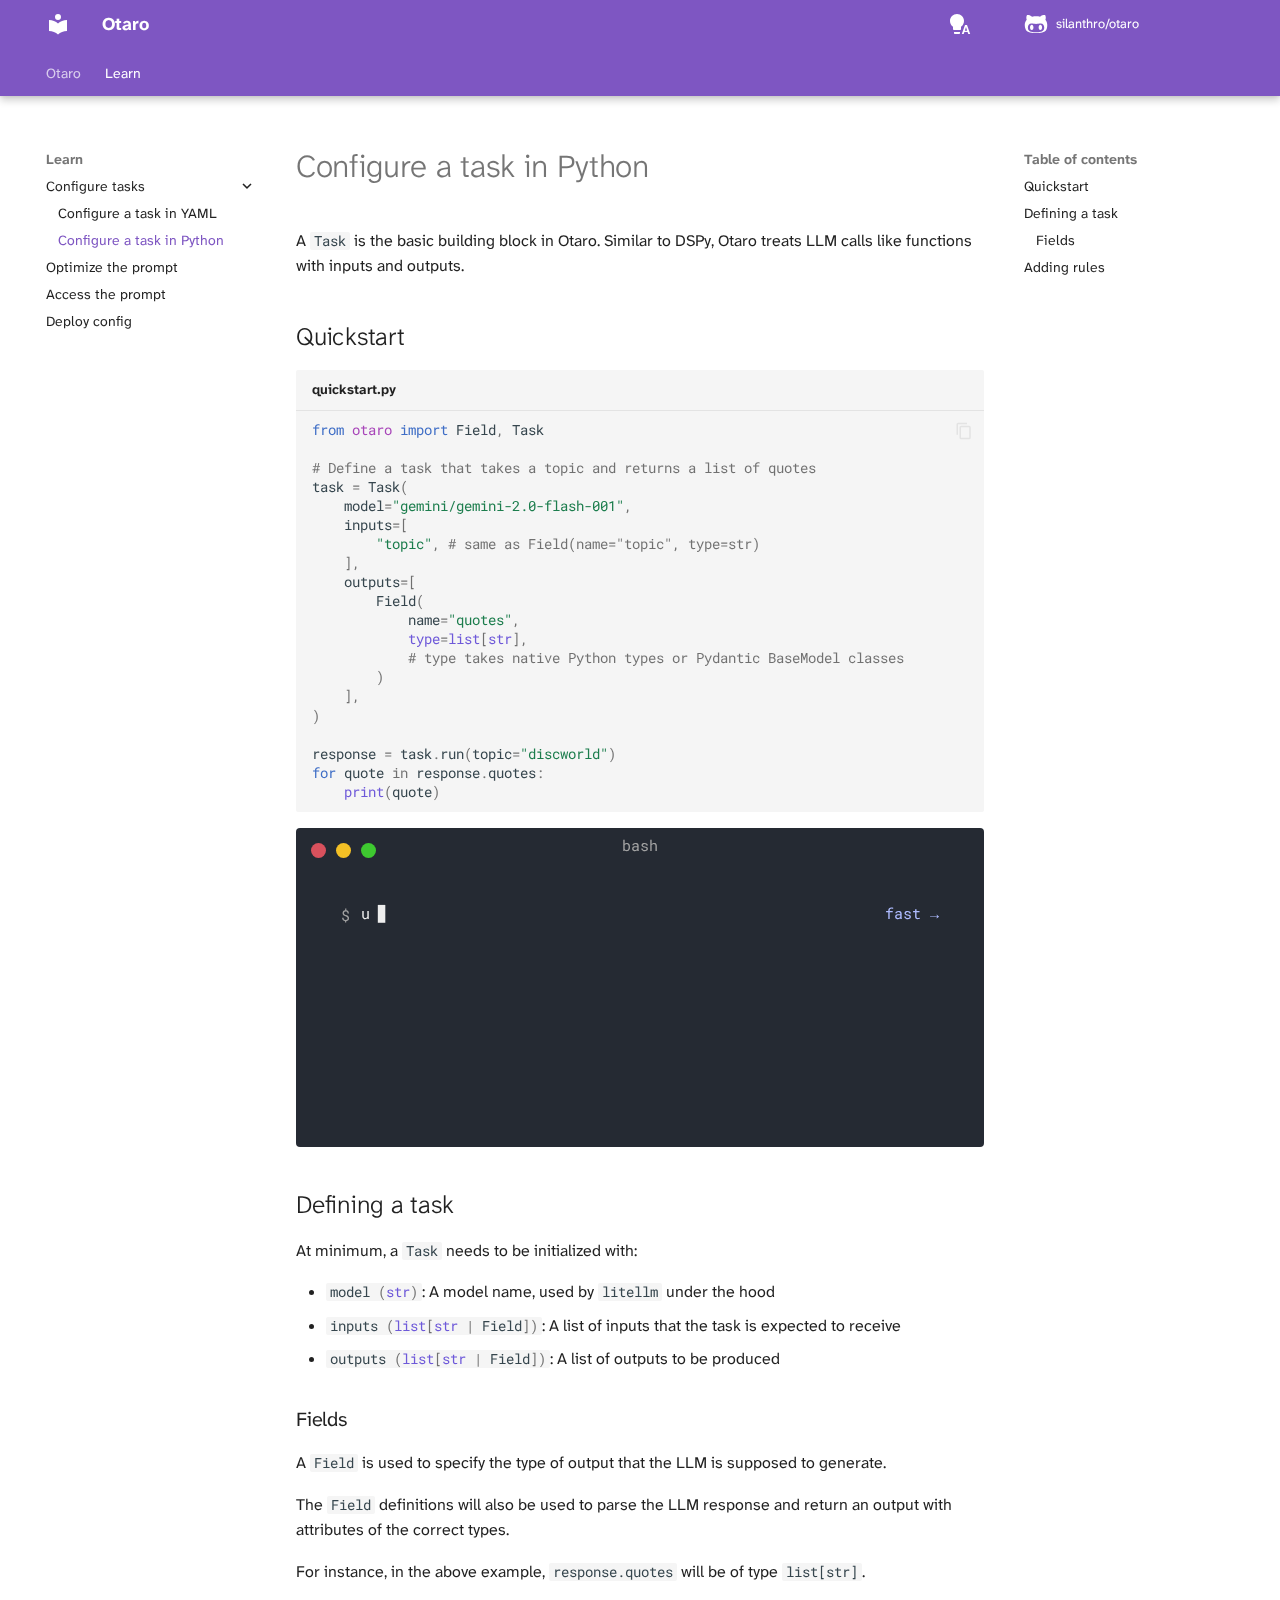
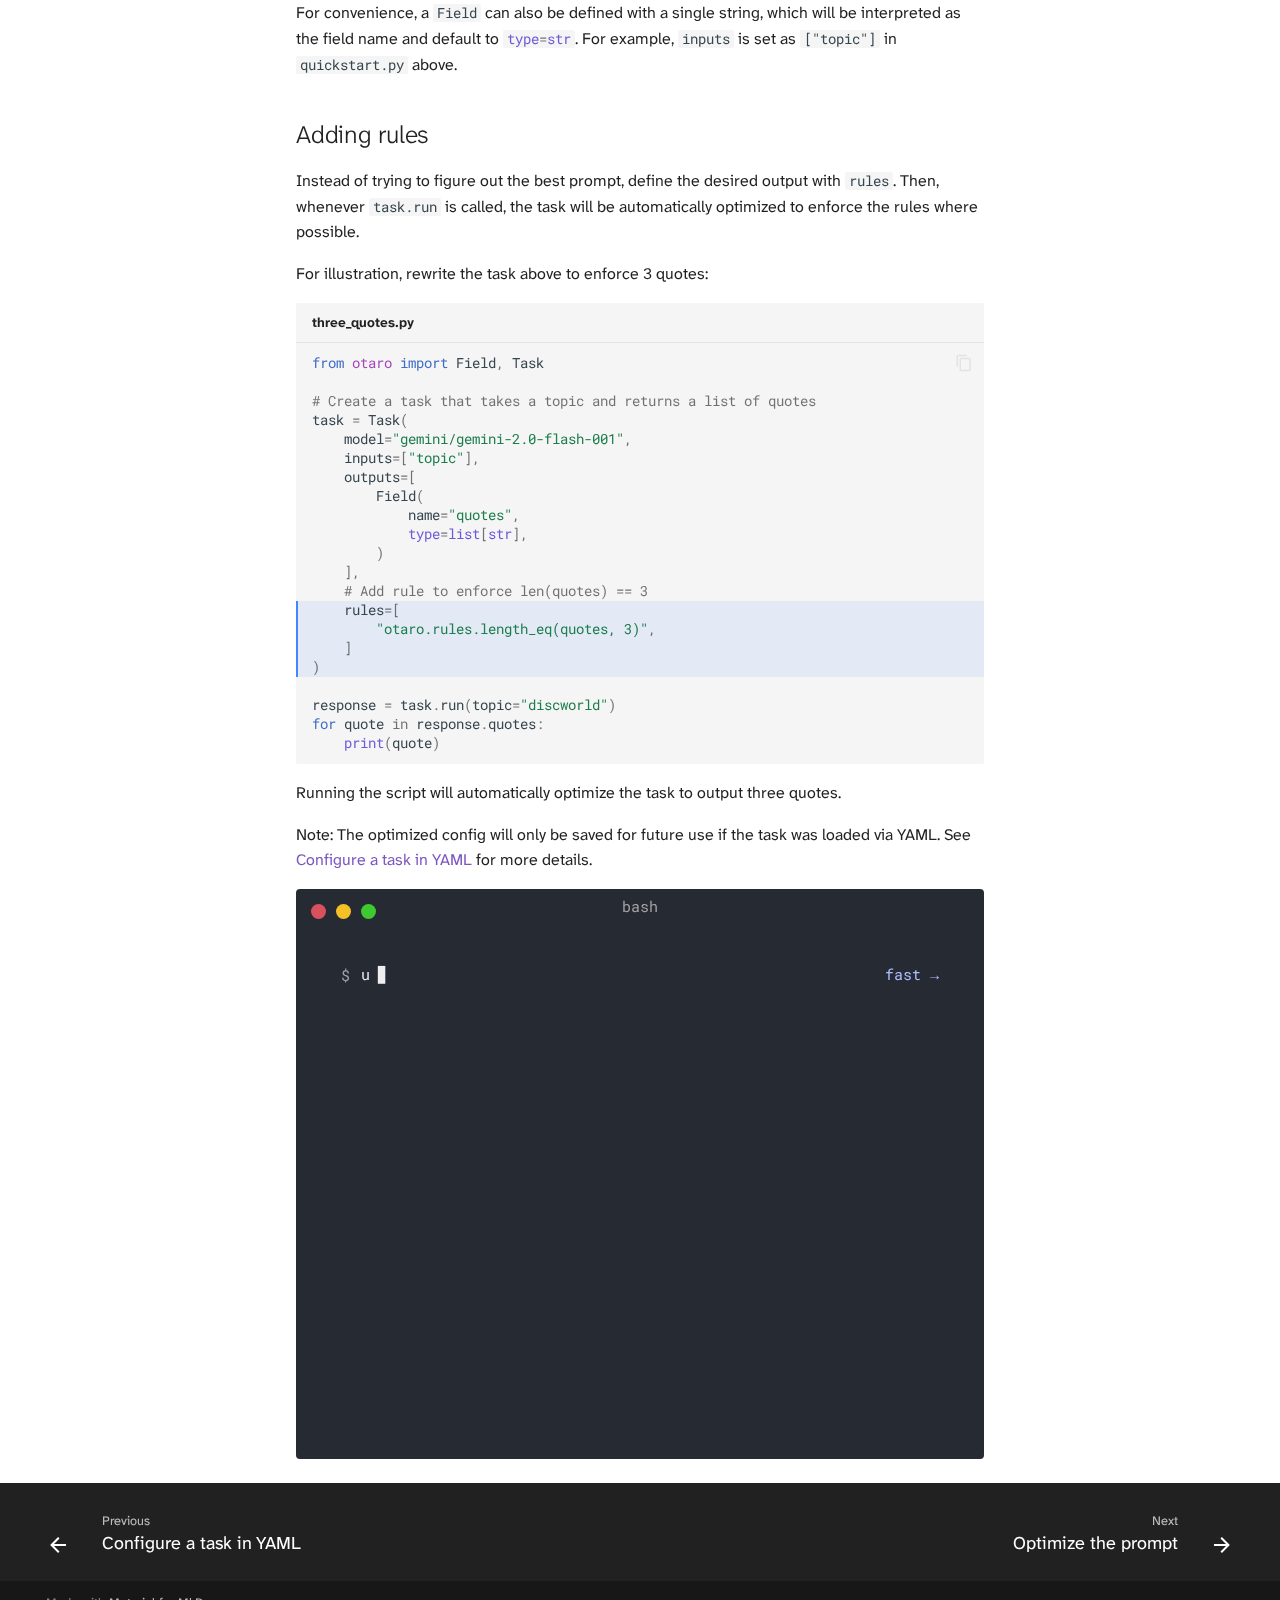
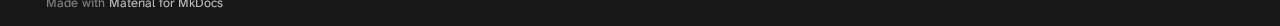
<file: learn/configure_tasks/python/index.html>
<!doctype html>
<html lang="en" class="no-js">
  <head>
    
      <meta charset="utf-8">
      <meta name="viewport" content="width=device-width,initial-scale=1">
      
        <meta name="description" content="Otaro LLM usage">
      
      
      
        <link rel="canonical" href="https://silanthro.github.io/otaro/learn/configure_tasks/python/">
      
      
        <link rel="prev" href="../yaml/">
      
      
        <link rel="next" href="../../optimize_prompt/">
      
      
      <link rel="icon" href="../../../assets/images/favicon.png">
      <meta name="generator" content="mkdocs-1.6.1, mkdocs-material-9.6.7">
    
    
      
        <title>Configure a task in Python - Otaro</title>
      
    
    
      <link rel="stylesheet" href="../../../assets/stylesheets/main.8608ea7d.min.css">
      
        
        <link rel="stylesheet" href="../../../assets/stylesheets/palette.06af60db.min.css">
      
      


    
    
      
    
    
      
        
        
        <link rel="preconnect" href="https://fonts.gstatic.com" crossorigin>
        <link rel="stylesheet" href="https://fonts.googleapis.com/css?family=Atkinson+Hyperlegible+Next:300,300i,400,400i,700,700i%7CRoboto+Mono:400,400i,700,700i&display=fallback">
        <style>:root{--md-text-font:"Atkinson Hyperlegible Next";--md-code-font:"Roboto Mono"}</style>
      
    
    
      <link rel="stylesheet" href="../../../assets/_mkdocstrings.css">
    
      <link rel="stylesheet" href="../../../css/custom.css">
    
      <link rel="stylesheet" href="../../../termynal.css">
    
    <script>__md_scope=new URL("../../..",location),__md_hash=e=>[...e].reduce(((e,_)=>(e<<5)-e+_.charCodeAt(0)),0),__md_get=(e,_=localStorage,t=__md_scope)=>JSON.parse(_.getItem(t.pathname+"."+e)),__md_set=(e,_,t=localStorage,a=__md_scope)=>{try{t.setItem(a.pathname+"."+e,JSON.stringify(_))}catch(e){}}</script>
    
      

    
    
    
  </head>
  
  
    
    
      
    
    
    
    
    <body dir="ltr" data-md-color-scheme="default" data-md-color-primary="indigo" data-md-color-accent="indigo">
  
    
    <input class="md-toggle" data-md-toggle="drawer" type="checkbox" id="__drawer" autocomplete="off">
    <input class="md-toggle" data-md-toggle="search" type="checkbox" id="__search" autocomplete="off">
    <label class="md-overlay" for="__drawer"></label>
    <div data-md-component="skip">
      
        
        <a href="#configure-a-task-in-python" class="md-skip">
          Skip to content
        </a>
      
    </div>
    <div data-md-component="announce">
      
    </div>
    
    
      

  

<header class="md-header md-header--shadow md-header--lifted" data-md-component="header">
  <nav class="md-header__inner md-grid" aria-label="Header">
    <a href="../../.." title="Otaro" class="md-header__button md-logo" aria-label="Otaro" data-md-component="logo">
      
  
  <svg xmlns="http://www.w3.org/2000/svg" viewBox="0 0 24 24"><path d="M12 8a3 3 0 0 0 3-3 3 3 0 0 0-3-3 3 3 0 0 0-3 3 3 3 0 0 0 3 3m0 3.54C9.64 9.35 6.5 8 3 8v11c3.5 0 6.64 1.35 9 3.54 2.36-2.19 5.5-3.54 9-3.54V8c-3.5 0-6.64 1.35-9 3.54"/></svg>

    </a>
    <label class="md-header__button md-icon" for="__drawer">
      
      <svg xmlns="http://www.w3.org/2000/svg" viewBox="0 0 24 24"><path d="M3 6h18v2H3zm0 5h18v2H3zm0 5h18v2H3z"/></svg>
    </label>
    <div class="md-header__title" data-md-component="header-title">
      <div class="md-header__ellipsis">
        <div class="md-header__topic">
          <span class="md-ellipsis">
            Otaro
          </span>
        </div>
        <div class="md-header__topic" data-md-component="header-topic">
          <span class="md-ellipsis">
            
              Configure a task in Python
            
          </span>
        </div>
      </div>
    </div>
    
      
        <form class="md-header__option" data-md-component="palette">
  
    
    
    
    <input class="md-option" data-md-color-media="(prefers-color-scheme)" data-md-color-scheme="default" data-md-color-primary="indigo" data-md-color-accent="indigo"  aria-label="Switch to light mode"  type="radio" name="__palette" id="__palette_0">
    
      <label class="md-header__button md-icon" title="Switch to light mode" for="__palette_1" hidden>
        <svg xmlns="http://www.w3.org/2000/svg" viewBox="0 0 24 24"><path d="M9 2C5.13 2 2 5.13 2 9c0 2.38 1.19 4.47 3 5.74V17c0 .55.45 1 1 1h6c.55 0 1-.45 1-1v-2.26c1.81-1.27 3-3.36 3-5.74 0-3.87-3.13-7-7-7M6 21c0 .55.45 1 1 1h4c.55 0 1-.45 1-1v-1H6zm13-8h-2l-3.2 9h1.9l.7-2h3.2l.7 2h1.9zm-2.15 5.65L18 15l1.15 3.65z"/></svg>
      </label>
    
  
    
    
    
    <input class="md-option" data-md-color-media="(prefers-color-scheme: light)" data-md-color-scheme="default" data-md-color-primary="deep-purple" data-md-color-accent="amber"  aria-label="Switch to dark mode"  type="radio" name="__palette" id="__palette_1">
    
      <label class="md-header__button md-icon" title="Switch to dark mode" for="__palette_2" hidden>
        <svg xmlns="http://www.w3.org/2000/svg" viewBox="0 0 24 24"><path d="M12 2a7 7 0 0 0-7 7c0 2.38 1.19 4.47 3 5.74V17a1 1 0 0 0 1 1h6a1 1 0 0 0 1-1v-2.26c1.81-1.27 3-3.36 3-5.74a7 7 0 0 0-7-7M9 21a1 1 0 0 0 1 1h4a1 1 0 0 0 1-1v-1H9z"/></svg>
      </label>
    
  
    
    
    
    <input class="md-option" data-md-color-media="(prefers-color-scheme: dark)" data-md-color-scheme="slate" data-md-color-primary="deep-purple" data-md-color-accent="amber"  aria-label="Switch to system preference"  type="radio" name="__palette" id="__palette_2">
    
      <label class="md-header__button md-icon" title="Switch to system preference" for="__palette_0" hidden>
        <svg xmlns="http://www.w3.org/2000/svg" viewBox="0 0 24 24"><path d="M12 2a7 7 0 0 1 7 7c0 2.38-1.19 4.47-3 5.74V17a1 1 0 0 1-1 1H9a1 1 0 0 1-1-1v-2.26C6.19 13.47 5 11.38 5 9a7 7 0 0 1 7-7M9 21v-1h6v1a1 1 0 0 1-1 1h-4a1 1 0 0 1-1-1m3-17a5 5 0 0 0-5 5c0 2.05 1.23 3.81 3 4.58V16h4v-2.42c1.77-.77 3-2.53 3-4.58a5 5 0 0 0-5-5"/></svg>
      </label>
    
  
</form>
      
    
    
      <script>var palette=__md_get("__palette");if(palette&&palette.color){if("(prefers-color-scheme)"===palette.color.media){var media=matchMedia("(prefers-color-scheme: light)"),input=document.querySelector(media.matches?"[data-md-color-media='(prefers-color-scheme: light)']":"[data-md-color-media='(prefers-color-scheme: dark)']");palette.color.media=input.getAttribute("data-md-color-media"),palette.color.scheme=input.getAttribute("data-md-color-scheme"),palette.color.primary=input.getAttribute("data-md-color-primary"),palette.color.accent=input.getAttribute("data-md-color-accent")}for(var[key,value]of Object.entries(palette.color))document.body.setAttribute("data-md-color-"+key,value)}</script>
    
    
    
    
      <div class="md-header__source">
        <a href="https://github.com/silanthro/otaro" title="Go to repository" class="md-source" data-md-component="source">
  <div class="md-source__icon md-icon">
    
    <svg xmlns="http://www.w3.org/2000/svg" viewBox="0 0 480 512"><!--! Font Awesome Free 6.7.2 by @fontawesome - https://fontawesome.com License - https://fontawesome.com/license/free (Icons: CC BY 4.0, Fonts: SIL OFL 1.1, Code: MIT License) Copyright 2024 Fonticons, Inc.--><path d="M186.1 328.7c0 20.9-10.9 55.1-36.7 55.1s-36.7-34.2-36.7-55.1 10.9-55.1 36.7-55.1 36.7 34.2 36.7 55.1M480 278.2c0 31.9-3.2 65.7-17.5 95-37.9 76.6-142.1 74.8-216.7 74.8-75.8 0-186.2 2.7-225.6-74.8-14.6-29-20.2-63.1-20.2-95 0-41.9 13.9-81.5 41.5-113.6-5.2-15.8-7.7-32.4-7.7-48.8 0-21.5 4.9-32.3 14.6-51.8 45.3 0 74.3 9 108.8 36 29-6.9 58.8-10 88.7-10 27 0 54.2 2.9 80.4 9.2 34-26.7 63-35.2 107.8-35.2 9.8 19.5 14.6 30.3 14.6 51.8 0 16.4-2.6 32.7-7.7 48.2 27.5 32.4 39 72.3 39 114.2m-64.3 50.5c0-43.9-26.7-82.6-73.5-82.6-18.9 0-37 3.4-56 6-14.9 2.3-29.8 3.2-45.1 3.2-15.2 0-30.1-.9-45.1-3.2-18.7-2.6-37-6-56-6-46.8 0-73.5 38.7-73.5 82.6 0 87.8 80.4 101.3 150.4 101.3h48.2c70.3 0 150.6-13.4 150.6-101.3m-82.6-55.1c-25.8 0-36.7 34.2-36.7 55.1s10.9 55.1 36.7 55.1 36.7-34.2 36.7-55.1-10.9-55.1-36.7-55.1"/></svg>
  </div>
  <div class="md-source__repository">
    silanthro/otaro
  </div>
</a>
      </div>
    
  </nav>
  
    
      
<nav class="md-tabs" aria-label="Tabs" data-md-component="tabs">
  <div class="md-grid">
    <ul class="md-tabs__list">
      
        
  
  
  
    <li class="md-tabs__item">
      <a href="../../.." class="md-tabs__link">
        
  
    
  
  Otaro

      </a>
    </li>
  

      
        
  
  
    
  
  
    
    
      
  
  
    
  
  
    
    
      <li class="md-tabs__item md-tabs__item--active">
        <a href="../yaml/" class="md-tabs__link">
          
  
    
  
  Learn

        </a>
      </li>
    
  

    
  

      
    </ul>
  </div>
</nav>
    
  
</header>
    
    <div class="md-container" data-md-component="container">
      
      
        
      
      <main class="md-main" data-md-component="main">
        <div class="md-main__inner md-grid">
          
            
              
              <div class="md-sidebar md-sidebar--primary" data-md-component="sidebar" data-md-type="navigation" >
                <div class="md-sidebar__scrollwrap">
                  <div class="md-sidebar__inner">
                    


  


<nav class="md-nav md-nav--primary md-nav--lifted" aria-label="Navigation" data-md-level="0">
  <label class="md-nav__title" for="__drawer">
    <a href="../../.." title="Otaro" class="md-nav__button md-logo" aria-label="Otaro" data-md-component="logo">
      
  
  <svg xmlns="http://www.w3.org/2000/svg" viewBox="0 0 24 24"><path d="M12 8a3 3 0 0 0 3-3 3 3 0 0 0-3-3 3 3 0 0 0-3 3 3 3 0 0 0 3 3m0 3.54C9.64 9.35 6.5 8 3 8v11c3.5 0 6.64 1.35 9 3.54 2.36-2.19 5.5-3.54 9-3.54V8c-3.5 0-6.64 1.35-9 3.54"/></svg>

    </a>
    Otaro
  </label>
  
    <div class="md-nav__source">
      <a href="https://github.com/silanthro/otaro" title="Go to repository" class="md-source" data-md-component="source">
  <div class="md-source__icon md-icon">
    
    <svg xmlns="http://www.w3.org/2000/svg" viewBox="0 0 480 512"><!--! Font Awesome Free 6.7.2 by @fontawesome - https://fontawesome.com License - https://fontawesome.com/license/free (Icons: CC BY 4.0, Fonts: SIL OFL 1.1, Code: MIT License) Copyright 2024 Fonticons, Inc.--><path d="M186.1 328.7c0 20.9-10.9 55.1-36.7 55.1s-36.7-34.2-36.7-55.1 10.9-55.1 36.7-55.1 36.7 34.2 36.7 55.1M480 278.2c0 31.9-3.2 65.7-17.5 95-37.9 76.6-142.1 74.8-216.7 74.8-75.8 0-186.2 2.7-225.6-74.8-14.6-29-20.2-63.1-20.2-95 0-41.9 13.9-81.5 41.5-113.6-5.2-15.8-7.7-32.4-7.7-48.8 0-21.5 4.9-32.3 14.6-51.8 45.3 0 74.3 9 108.8 36 29-6.9 58.8-10 88.7-10 27 0 54.2 2.9 80.4 9.2 34-26.7 63-35.2 107.8-35.2 9.8 19.5 14.6 30.3 14.6 51.8 0 16.4-2.6 32.7-7.7 48.2 27.5 32.4 39 72.3 39 114.2m-64.3 50.5c0-43.9-26.7-82.6-73.5-82.6-18.9 0-37 3.4-56 6-14.9 2.3-29.8 3.2-45.1 3.2-15.2 0-30.1-.9-45.1-3.2-18.7-2.6-37-6-56-6-46.8 0-73.5 38.7-73.5 82.6 0 87.8 80.4 101.3 150.4 101.3h48.2c70.3 0 150.6-13.4 150.6-101.3m-82.6-55.1c-25.8 0-36.7 34.2-36.7 55.1s10.9 55.1 36.7 55.1 36.7-34.2 36.7-55.1-10.9-55.1-36.7-55.1"/></svg>
  </div>
  <div class="md-source__repository">
    silanthro/otaro
  </div>
</a>
    </div>
  
  <ul class="md-nav__list" data-md-scrollfix>
    
      
      
  
  
  
  
    <li class="md-nav__item">
      <a href="../../.." class="md-nav__link">
        
  
  <span class="md-ellipsis">
    Otaro
    
  </span>
  

      </a>
    </li>
  

    
      
      
  
  
    
  
  
  
    
    
      
        
      
        
      
        
      
        
      
    
    
      
        
        
      
      
    
    
    <li class="md-nav__item md-nav__item--active md-nav__item--section md-nav__item--nested">
      
        
        
        <input class="md-nav__toggle md-toggle " type="checkbox" id="__nav_2" checked>
        
          
          <label class="md-nav__link" for="__nav_2" id="__nav_2_label" tabindex="">
            
  
  <span class="md-ellipsis">
    Learn
    
  </span>
  

            <span class="md-nav__icon md-icon"></span>
          </label>
        
        <nav class="md-nav" data-md-level="1" aria-labelledby="__nav_2_label" aria-expanded="true">
          <label class="md-nav__title" for="__nav_2">
            <span class="md-nav__icon md-icon"></span>
            Learn
          </label>
          <ul class="md-nav__list" data-md-scrollfix>
            
              
                
  
  
    
  
  
  
    
    
      
        
      
        
      
    
    
      
      
    
    
    <li class="md-nav__item md-nav__item--active md-nav__item--nested">
      
        
        
        <input class="md-nav__toggle md-toggle " type="checkbox" id="__nav_2_1" checked>
        
          
          <label class="md-nav__link" for="__nav_2_1" id="__nav_2_1_label" tabindex="0">
            
  
  <span class="md-ellipsis">
    Configure tasks
    
  </span>
  

            <span class="md-nav__icon md-icon"></span>
          </label>
        
        <nav class="md-nav" data-md-level="2" aria-labelledby="__nav_2_1_label" aria-expanded="true">
          <label class="md-nav__title" for="__nav_2_1">
            <span class="md-nav__icon md-icon"></span>
            Configure tasks
          </label>
          <ul class="md-nav__list" data-md-scrollfix>
            
              
                
  
  
  
  
    <li class="md-nav__item">
      <a href="../yaml/" class="md-nav__link">
        
  
  <span class="md-ellipsis">
    Configure a task in YAML
    
  </span>
  

      </a>
    </li>
  

              
            
              
                
  
  
    
  
  
  
    <li class="md-nav__item md-nav__item--active">
      
      <input class="md-nav__toggle md-toggle" type="checkbox" id="__toc">
      
      
        
      
      
        <label class="md-nav__link md-nav__link--active" for="__toc">
          
  
  <span class="md-ellipsis">
    Configure a task in Python
    
  </span>
  

          <span class="md-nav__icon md-icon"></span>
        </label>
      
      <a href="./" class="md-nav__link md-nav__link--active">
        
  
  <span class="md-ellipsis">
    Configure a task in Python
    
  </span>
  

      </a>
      
        

<nav class="md-nav md-nav--secondary" aria-label="Table of contents">
  
  
  
    
  
  
    <label class="md-nav__title" for="__toc">
      <span class="md-nav__icon md-icon"></span>
      Table of contents
    </label>
    <ul class="md-nav__list" data-md-component="toc" data-md-scrollfix>
      
        <li class="md-nav__item">
  <a href="#quickstart" class="md-nav__link">
    <span class="md-ellipsis">
      Quickstart
    </span>
  </a>
  
</li>
      
        <li class="md-nav__item">
  <a href="#defining-a-task" class="md-nav__link">
    <span class="md-ellipsis">
      Defining a task
    </span>
  </a>
  
    <nav class="md-nav" aria-label="Defining a task">
      <ul class="md-nav__list">
        
          <li class="md-nav__item">
  <a href="#fields" class="md-nav__link">
    <span class="md-ellipsis">
      Fields
    </span>
  </a>
  
</li>
        
      </ul>
    </nav>
  
</li>
      
        <li class="md-nav__item">
  <a href="#adding-rules" class="md-nav__link">
    <span class="md-ellipsis">
      Adding rules
    </span>
  </a>
  
</li>
      
    </ul>
  
</nav>
      
    </li>
  

              
            
          </ul>
        </nav>
      
    </li>
  

              
            
              
                
  
  
  
  
    <li class="md-nav__item">
      <a href="../../optimize_prompt/" class="md-nav__link">
        
  
  <span class="md-ellipsis">
    Optimize the prompt
    
  </span>
  

      </a>
    </li>
  

              
            
              
                
  
  
  
  
    <li class="md-nav__item">
      <a href="../../access_prompt/" class="md-nav__link">
        
  
  <span class="md-ellipsis">
    Access the prompt
    
  </span>
  

      </a>
    </li>
  

              
            
              
                
  
  
  
  
    <li class="md-nav__item">
      <a href="../../deploy_config/" class="md-nav__link">
        
  
  <span class="md-ellipsis">
    Deploy config
    
  </span>
  

      </a>
    </li>
  

              
            
          </ul>
        </nav>
      
    </li>
  

    
  </ul>
</nav>
                  </div>
                </div>
              </div>
            
            
              
              <div class="md-sidebar md-sidebar--secondary" data-md-component="sidebar" data-md-type="toc" >
                <div class="md-sidebar__scrollwrap">
                  <div class="md-sidebar__inner">
                    

<nav class="md-nav md-nav--secondary" aria-label="Table of contents">
  
  
  
    
  
  
    <label class="md-nav__title" for="__toc">
      <span class="md-nav__icon md-icon"></span>
      Table of contents
    </label>
    <ul class="md-nav__list" data-md-component="toc" data-md-scrollfix>
      
        <li class="md-nav__item">
  <a href="#quickstart" class="md-nav__link">
    <span class="md-ellipsis">
      Quickstart
    </span>
  </a>
  
</li>
      
        <li class="md-nav__item">
  <a href="#defining-a-task" class="md-nav__link">
    <span class="md-ellipsis">
      Defining a task
    </span>
  </a>
  
    <nav class="md-nav" aria-label="Defining a task">
      <ul class="md-nav__list">
        
          <li class="md-nav__item">
  <a href="#fields" class="md-nav__link">
    <span class="md-ellipsis">
      Fields
    </span>
  </a>
  
</li>
        
      </ul>
    </nav>
  
</li>
      
        <li class="md-nav__item">
  <a href="#adding-rules" class="md-nav__link">
    <span class="md-ellipsis">
      Adding rules
    </span>
  </a>
  
</li>
      
    </ul>
  
</nav>
                  </div>
                </div>
              </div>
            
          
          
            <div class="md-content" data-md-component="content">
              <article class="md-content__inner md-typeset">
                
                  


  
  


<h1 id="configure-a-task-in-python">Configure a task in Python<a class="headerlink" href="#configure-a-task-in-python" title="Permanent link">&para;</a></h1>
<p>A <code>Task</code> is the basic building block in Otaro. Similar to DSPy, Otaro treats LLM calls like functions with inputs and outputs.</p>
<h2 id="quickstart">Quickstart<a class="headerlink" href="#quickstart" title="Permanent link">&para;</a></h2>
<div class="highlight"><span class="filename">quickstart.py</span><pre><span></span><code><span id="__span-0-1"><span class="kn">from</span><span class="w"> </span><span class="nn">otaro</span><span class="w"> </span><span class="kn">import</span> <span class="n">Field</span><span class="p">,</span> <span class="n">Task</span>
</span><span id="__span-0-2">
</span><span id="__span-0-3"><span class="c1"># Define a task that takes a topic and returns a list of quotes</span>
</span><span id="__span-0-4"><span class="n">task</span> <span class="o">=</span> <span class="n">Task</span><span class="p">(</span>
</span><span id="__span-0-5">    <span class="n">model</span><span class="o">=</span><span class="s2">&quot;gemini/gemini-2.0-flash-001&quot;</span><span class="p">,</span>
</span><span id="__span-0-6">    <span class="n">inputs</span><span class="o">=</span><span class="p">[</span>
</span><span id="__span-0-7">        <span class="s2">&quot;topic&quot;</span><span class="p">,</span> <span class="c1"># same as Field(name=&quot;topic&quot;, type=str)</span>
</span><span id="__span-0-8">    <span class="p">],</span>
</span><span id="__span-0-9">    <span class="n">outputs</span><span class="o">=</span><span class="p">[</span>
</span><span id="__span-0-10">        <span class="n">Field</span><span class="p">(</span>
</span><span id="__span-0-11">            <span class="n">name</span><span class="o">=</span><span class="s2">&quot;quotes&quot;</span><span class="p">,</span>
</span><span id="__span-0-12">            <span class="nb">type</span><span class="o">=</span><span class="nb">list</span><span class="p">[</span><span class="nb">str</span><span class="p">],</span>
</span><span id="__span-0-13">            <span class="c1"># type takes native Python types or Pydantic BaseModel classes</span>
</span><span id="__span-0-14">        <span class="p">)</span>
</span><span id="__span-0-15">    <span class="p">],</span>
</span><span id="__span-0-16"><span class="p">)</span>
</span><span id="__span-0-17">
</span><span id="__span-0-18"><span class="n">response</span> <span class="o">=</span> <span class="n">task</span><span class="o">.</span><span class="n">run</span><span class="p">(</span><span class="n">topic</span><span class="o">=</span><span class="s2">&quot;discworld&quot;</span><span class="p">)</span>
</span><span id="__span-0-19"><span class="k">for</span> <span class="n">quote</span> <span class="ow">in</span> <span class="n">response</span><span class="o">.</span><span class="n">quotes</span><span class="p">:</span>
</span><span id="__span-0-20">    <span class="nb">print</span><span class="p">(</span><span class="n">quote</span><span class="p">)</span>
</span></code></pre></div>
<div class="termy" data-termynal data-ty-macos data-ty-title="bash"><span data-ty="input" data-ty-prompt="$">uv run quickstart.py</span><span data-ty><br>The pen is mightier than the sword if the sword is very short, and the pen is very sharp.<br>In ancient times cats were worshipped as gods; they have not forgotten this.<br>Wisdom comes from experience. Experience is often a result of lack of wisdom.<br>Words in the heart cannot be taken.<br></span></div>

<h2 id="defining-a-task">Defining a task<a class="headerlink" href="#defining-a-task" title="Permanent link">&para;</a></h2>
<p>At minimum, a <code>Task</code> needs to be initialized with:</p>
<ul>
<li><code class="highlight"><span class="n">model</span> <span class="p">(</span><span class="nb">str</span><span class="p">)</span></code>: A model name, used by <code>litellm</code> under the hood</li>
<li><code class="highlight"><span class="n">inputs</span> <span class="p">(</span><span class="nb">list</span><span class="p">[</span><span class="nb">str</span> <span class="o">|</span> <span class="n">Field</span><span class="p">])</span></code>: A list of inputs that the task is expected to receive</li>
<li><code class="highlight"><span class="n">outputs</span> <span class="p">(</span><span class="nb">list</span><span class="p">[</span><span class="nb">str</span> <span class="o">|</span> <span class="n">Field</span><span class="p">])</span></code>: A list of outputs to be produced</li>
</ul>
<h3 id="fields">Fields<a class="headerlink" href="#fields" title="Permanent link">&para;</a></h3>
<p>A <code>Field</code> is used to specify the type of output that the LLM is supposed to generate.</p>
<p>The <code>Field</code> definitions will also be used to parse the LLM response and return an output with attributes of the correct types.</p>
<p>For instance, in the above example, <code>response.quotes</code> will be of type <code>list[str]</code>.</p>
<p>For convenience, a <code>Field</code> can also be defined with a single string, which will be interpreted as the field name and default to <code class="highlight"><span class="nb">type</span><span class="o">=</span><span class="nb">str</span></code>. For example, <code>inputs</code> is set as <code>["topic"]</code> in <code>quickstart.py</code> above.</p>
<h2 id="adding-rules">Adding rules<a class="headerlink" href="#adding-rules" title="Permanent link">&para;</a></h2>
<p>Instead of trying to figure out the best prompt, define the desired output with <code>rules</code>. Then, whenever <code>task.run</code> is called, the task will be automatically optimized to enforce the rules where possible.</p>
<p>For illustration, rewrite the task above to enforce 3 quotes:</p>
<div class="highlight"><span class="filename">three_quotes.py</span><pre><span></span><code><span id="__span-1-1"><span class="kn">from</span><span class="w"> </span><span class="nn">otaro</span><span class="w"> </span><span class="kn">import</span> <span class="n">Field</span><span class="p">,</span> <span class="n">Task</span>
</span><span id="__span-1-2">
</span><span id="__span-1-3"><span class="c1"># Create a task that takes a topic and returns a list of quotes</span>
</span><span id="__span-1-4"><span class="n">task</span> <span class="o">=</span> <span class="n">Task</span><span class="p">(</span>
</span><span id="__span-1-5">    <span class="n">model</span><span class="o">=</span><span class="s2">&quot;gemini/gemini-2.0-flash-001&quot;</span><span class="p">,</span>
</span><span id="__span-1-6">    <span class="n">inputs</span><span class="o">=</span><span class="p">[</span><span class="s2">&quot;topic&quot;</span><span class="p">],</span>
</span><span id="__span-1-7">    <span class="n">outputs</span><span class="o">=</span><span class="p">[</span>
</span><span id="__span-1-8">        <span class="n">Field</span><span class="p">(</span>
</span><span id="__span-1-9">            <span class="n">name</span><span class="o">=</span><span class="s2">&quot;quotes&quot;</span><span class="p">,</span>
</span><span id="__span-1-10">            <span class="nb">type</span><span class="o">=</span><span class="nb">list</span><span class="p">[</span><span class="nb">str</span><span class="p">],</span>
</span><span id="__span-1-11">        <span class="p">)</span>
</span><span id="__span-1-12">    <span class="p">],</span>
</span><span id="__span-1-13">    <span class="c1"># Add rule to enforce len(quotes) == 3</span>
</span><span id="__span-1-14"><span class="hll">    <span class="n">rules</span><span class="o">=</span><span class="p">[</span>
</span></span><span id="__span-1-15"><span class="hll">        <span class="s2">&quot;otaro.rules.length_eq(quotes, 3)&quot;</span><span class="p">,</span>
</span></span><span id="__span-1-16"><span class="hll">    <span class="p">]</span>
</span></span><span id="__span-1-17"><span class="hll"><span class="p">)</span>
</span></span><span id="__span-1-18">
</span><span id="__span-1-19"><span class="n">response</span> <span class="o">=</span> <span class="n">task</span><span class="o">.</span><span class="n">run</span><span class="p">(</span><span class="n">topic</span><span class="o">=</span><span class="s2">&quot;discworld&quot;</span><span class="p">)</span>
</span><span id="__span-1-20"><span class="k">for</span> <span class="n">quote</span> <span class="ow">in</span> <span class="n">response</span><span class="o">.</span><span class="n">quotes</span><span class="p">:</span>
</span><span id="__span-1-21">    <span class="nb">print</span><span class="p">(</span><span class="n">quote</span><span class="p">)</span>
</span></code></pre></div>
<p>Running the script will automatically optimize the task to output three quotes.</p>
<p>Note: The optimized config will only be saved for future use if the task was loaded via YAML. See <a href="../yaml/">Configure a task in YAML</a> for more details.</p>
<div class="termy" data-termynal data-ty-macos data-ty-title="bash"><span data-ty="input" data-ty-prompt="$">uv run three_quotes.py</span><span data-ty><br>INFO:otaro.task:Evaluating rules</span><span data-ty="progress"></span><span data-ty>INFO:otaro.task:Rule 1: otaro.rules.length_eq(quotes, 3) - False<br>INFO:otaro.task:Optimizing task...<br>INFO:otaro.task:Evaluating prompt: &quot;Write three quotes about {topic}.&quot;<br>INFO:otaro.task:Evaluating rules</span><span data-ty="progress"></span><span data-ty>INFO:otaro.task:Rule 1: otaro.rules.length_eq(quotes, 3) - True<br>INFO:otaro.task:    Score: 1.0<br>INFO:otaro.task:All scores: [0.0, 1.0]<br>INFO:otaro.task:Selecting prompt #1 with score 1.0<br><br>The pen is mightier than the sword if the sword is very short, and the pen is very sharp.<br>In ancient times cats were worshipped as gods; they have not forgotten this.<br>Wisdom comes from experience. Experience is often a result of lack of wisdom.<br></span></div>












                
              </article>
            </div>
          
          
  <script>var tabs=__md_get("__tabs");if(Array.isArray(tabs))e:for(var set of document.querySelectorAll(".tabbed-set")){var labels=set.querySelector(".tabbed-labels");for(var tab of tabs)for(var label of labels.getElementsByTagName("label"))if(label.innerText.trim()===tab){var input=document.getElementById(label.htmlFor);input.checked=!0;continue e}}</script>

<script>var target=document.getElementById(location.hash.slice(1));target&&target.name&&(target.checked=target.name.startsWith("__tabbed_"))</script>
        </div>
        
          <button type="button" class="md-top md-icon" data-md-component="top" hidden>
  
  <svg xmlns="http://www.w3.org/2000/svg" viewBox="0 0 24 24"><path d="M13 20h-2V8l-5.5 5.5-1.42-1.42L12 4.16l7.92 7.92-1.42 1.42L13 8z"/></svg>
  Back to top
</button>
        
      </main>
      
        <footer class="md-footer">
  
    
      
      <nav class="md-footer__inner md-grid" aria-label="Footer" >
        
          
          <a href="../yaml/" class="md-footer__link md-footer__link--prev" aria-label="Previous: Configure a task in YAML">
            <div class="md-footer__button md-icon">
              
              <svg xmlns="http://www.w3.org/2000/svg" viewBox="0 0 24 24"><path d="M20 11v2H8l5.5 5.5-1.42 1.42L4.16 12l7.92-7.92L13.5 5.5 8 11z"/></svg>
            </div>
            <div class="md-footer__title">
              <span class="md-footer__direction">
                Previous
              </span>
              <div class="md-ellipsis">
                Configure a task in YAML
              </div>
            </div>
          </a>
        
        
          
          <a href="../../optimize_prompt/" class="md-footer__link md-footer__link--next" aria-label="Next: Optimize the prompt">
            <div class="md-footer__title">
              <span class="md-footer__direction">
                Next
              </span>
              <div class="md-ellipsis">
                Optimize the prompt
              </div>
            </div>
            <div class="md-footer__button md-icon">
              
              <svg xmlns="http://www.w3.org/2000/svg" viewBox="0 0 24 24"><path d="M4 11v2h12l-5.5 5.5 1.42 1.42L19.84 12l-7.92-7.92L10.5 5.5 16 11z"/></svg>
            </div>
          </a>
        
      </nav>
    
  
  <div class="md-footer-meta md-typeset">
    <div class="md-footer-meta__inner md-grid">
      <div class="md-copyright">
  
  
    Made with
    <a href="https://squidfunk.github.io/mkdocs-material/" target="_blank" rel="noopener">
      Material for MkDocs
    </a>
  
</div>
      
    </div>
  </div>
</footer>
      
    </div>
    <div class="md-dialog" data-md-component="dialog">
      <div class="md-dialog__inner md-typeset"></div>
    </div>
    
      <div class="md-progress" data-md-component="progress" role="progressbar"></div>
    
    
    <script id="__config" type="application/json">{"base": "../../..", "features": ["content.code.annotate", "content.code.copy", "content.footnote.tooltips", "content.tabs.link", "content.tooltips", "navigation.footer", "navigation.indexes", "navigation.instant", "navigation.instant.prefetch", "navigation.instant.progress", "navigation.path", "navigation.tabs", "navigation.tabs.sticky", "navigation.top", "navigation.tracking", "search.highlight", "search.share", "search.suggest", "toc.follow"], "search": "../../../assets/javascripts/workers/search.f8cc74c7.min.js", "translations": {"clipboard.copied": "Copied to clipboard", "clipboard.copy": "Copy to clipboard", "search.result.more.one": "1 more on this page", "search.result.more.other": "# more on this page", "search.result.none": "No matching documents", "search.result.one": "1 matching document", "search.result.other": "# matching documents", "search.result.placeholder": "Type to start searching", "search.result.term.missing": "Missing", "select.version": "Select version"}}</script>
    
    
      <script src="../../../assets/javascripts/bundle.c8b220af.min.js"></script>
      
        <script src="../../../termynal.js"></script>
      
    
  </body>
</html>
</file>
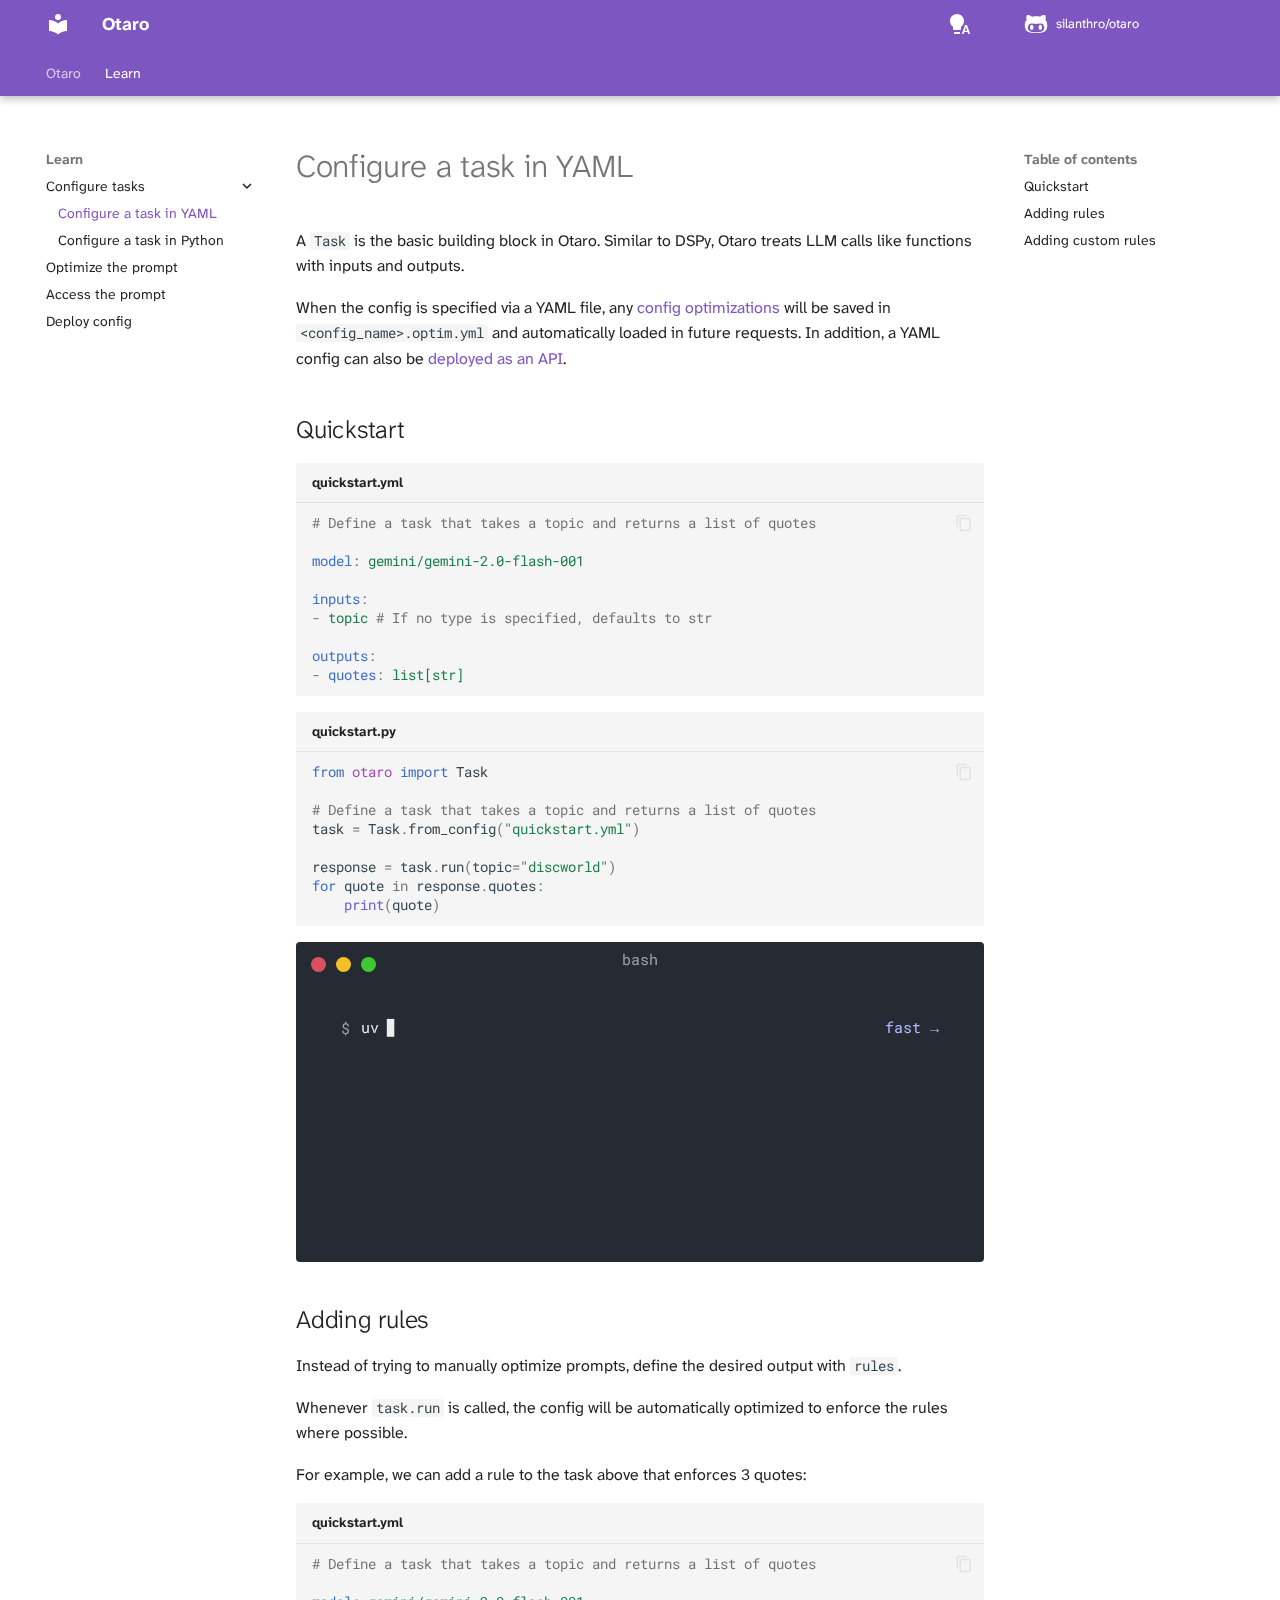
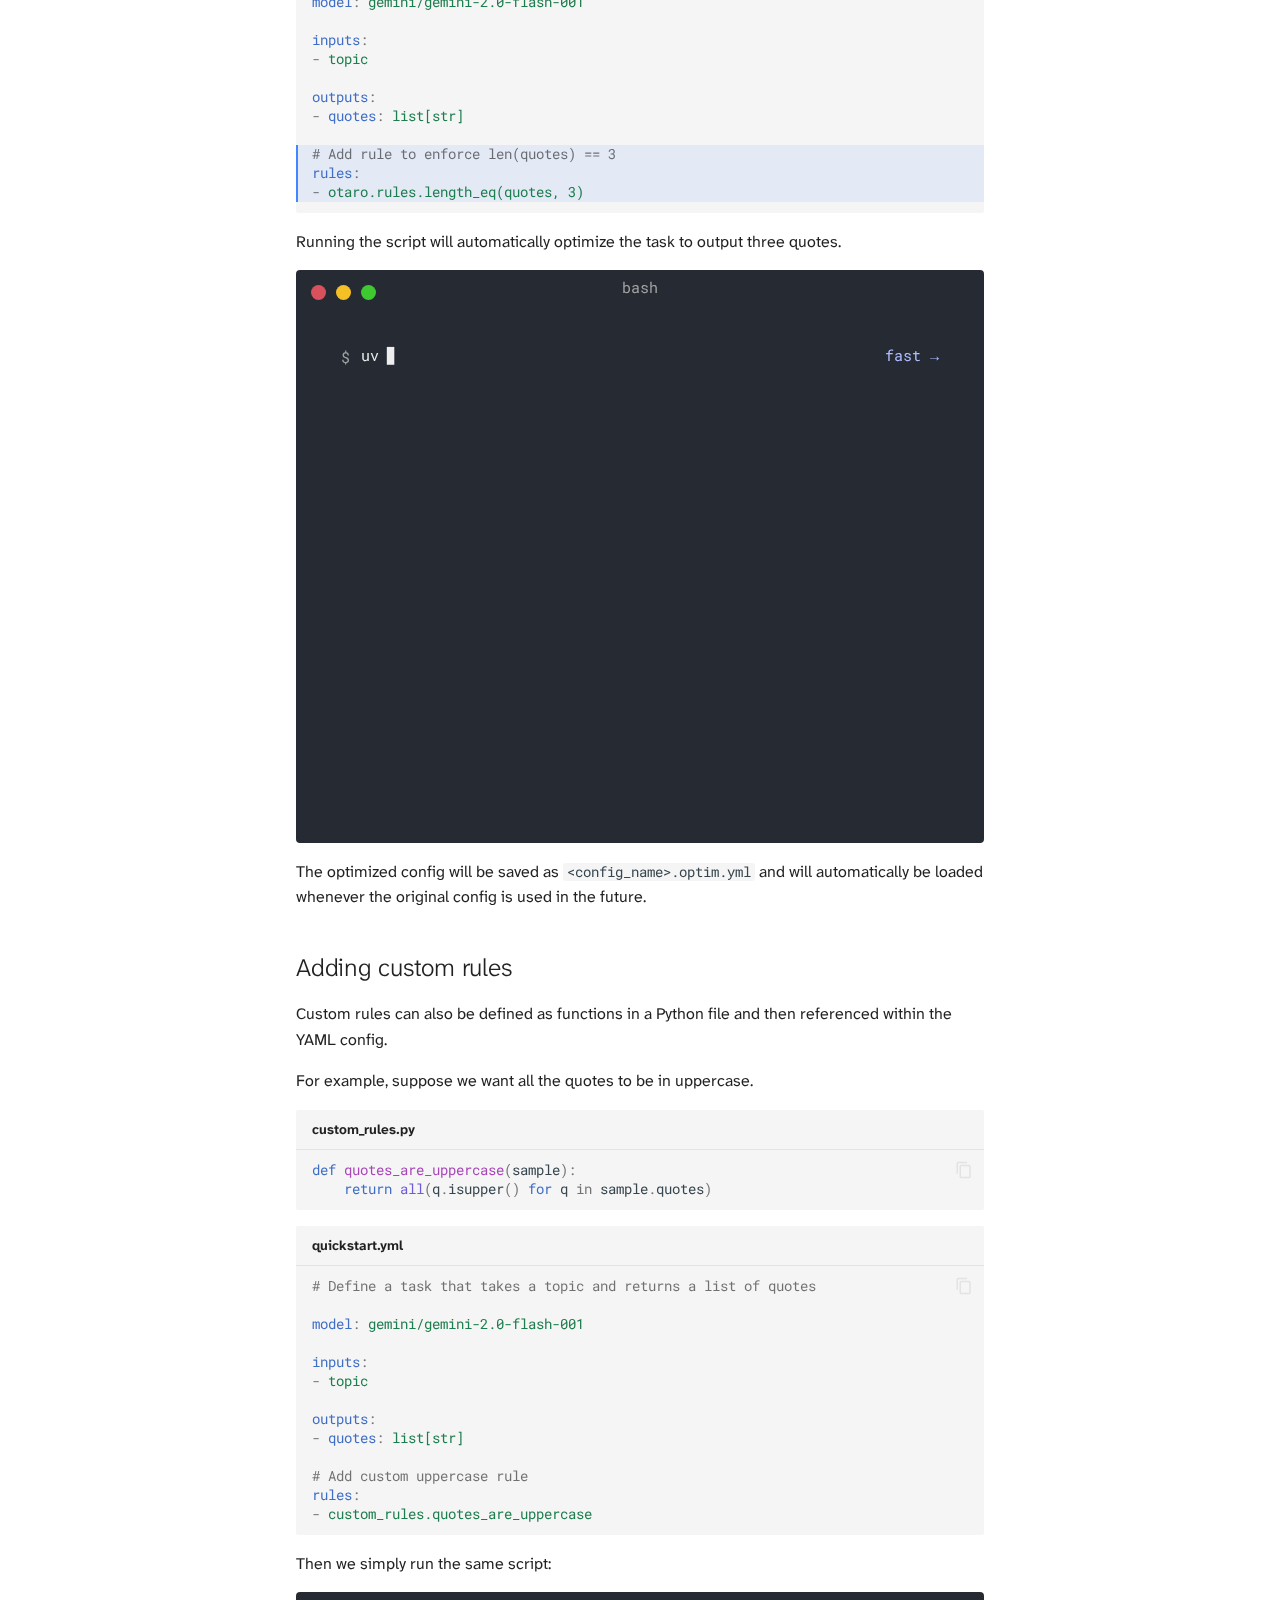
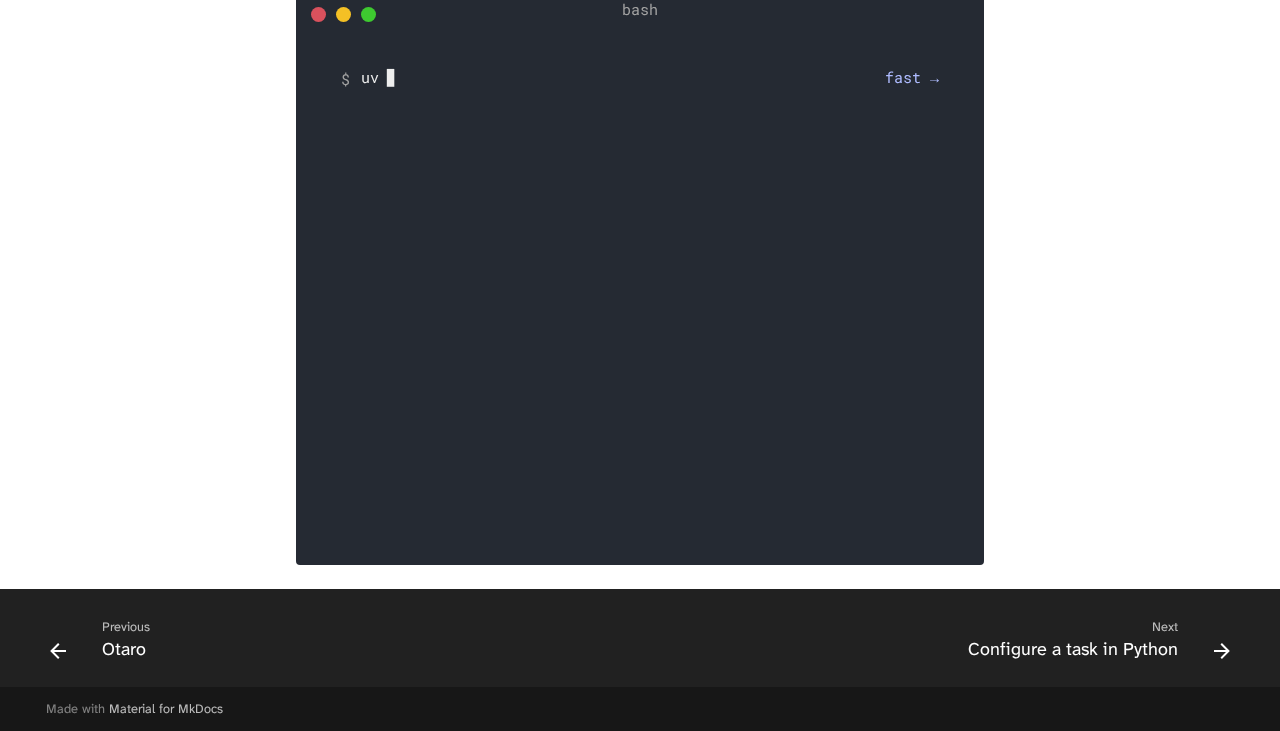
<file: learn/configure_tasks/yaml/index.html>
<!doctype html>
<html lang="en" class="no-js">
  <head>
    
      <meta charset="utf-8">
      <meta name="viewport" content="width=device-width,initial-scale=1">
      
        <meta name="description" content="Otaro LLM usage">
      
      
      
        <link rel="canonical" href="https://silanthro.github.io/otaro/learn/configure_tasks/yaml/">
      
      
        <link rel="prev" href="../../..">
      
      
        <link rel="next" href="../python/">
      
      
      <link rel="icon" href="../../../assets/images/favicon.png">
      <meta name="generator" content="mkdocs-1.6.1, mkdocs-material-9.6.7">
    
    
      
        <title>Configure a task in YAML - Otaro</title>
      
    
    
      <link rel="stylesheet" href="../../../assets/stylesheets/main.8608ea7d.min.css">
      
        
        <link rel="stylesheet" href="../../../assets/stylesheets/palette.06af60db.min.css">
      
      


    
    
      
    
    
      
        
        
        <link rel="preconnect" href="https://fonts.gstatic.com" crossorigin>
        <link rel="stylesheet" href="https://fonts.googleapis.com/css?family=Atkinson+Hyperlegible+Next:300,300i,400,400i,700,700i%7CRoboto+Mono:400,400i,700,700i&display=fallback">
        <style>:root{--md-text-font:"Atkinson Hyperlegible Next";--md-code-font:"Roboto Mono"}</style>
      
    
    
      <link rel="stylesheet" href="../../../assets/_mkdocstrings.css">
    
      <link rel="stylesheet" href="../../../css/custom.css">
    
      <link rel="stylesheet" href="../../../termynal.css">
    
    <script>__md_scope=new URL("../../..",location),__md_hash=e=>[...e].reduce(((e,_)=>(e<<5)-e+_.charCodeAt(0)),0),__md_get=(e,_=localStorage,t=__md_scope)=>JSON.parse(_.getItem(t.pathname+"."+e)),__md_set=(e,_,t=localStorage,a=__md_scope)=>{try{t.setItem(a.pathname+"."+e,JSON.stringify(_))}catch(e){}}</script>
    
      

    
    
    
  </head>
  
  
    
    
      
    
    
    
    
    <body dir="ltr" data-md-color-scheme="default" data-md-color-primary="indigo" data-md-color-accent="indigo">
  
    
    <input class="md-toggle" data-md-toggle="drawer" type="checkbox" id="__drawer" autocomplete="off">
    <input class="md-toggle" data-md-toggle="search" type="checkbox" id="__search" autocomplete="off">
    <label class="md-overlay" for="__drawer"></label>
    <div data-md-component="skip">
      
        
        <a href="#configure-a-task-in-yaml" class="md-skip">
          Skip to content
        </a>
      
    </div>
    <div data-md-component="announce">
      
    </div>
    
    
      

  

<header class="md-header md-header--shadow md-header--lifted" data-md-component="header">
  <nav class="md-header__inner md-grid" aria-label="Header">
    <a href="../../.." title="Otaro" class="md-header__button md-logo" aria-label="Otaro" data-md-component="logo">
      
  
  <svg xmlns="http://www.w3.org/2000/svg" viewBox="0 0 24 24"><path d="M12 8a3 3 0 0 0 3-3 3 3 0 0 0-3-3 3 3 0 0 0-3 3 3 3 0 0 0 3 3m0 3.54C9.64 9.35 6.5 8 3 8v11c3.5 0 6.64 1.35 9 3.54 2.36-2.19 5.5-3.54 9-3.54V8c-3.5 0-6.64 1.35-9 3.54"/></svg>

    </a>
    <label class="md-header__button md-icon" for="__drawer">
      
      <svg xmlns="http://www.w3.org/2000/svg" viewBox="0 0 24 24"><path d="M3 6h18v2H3zm0 5h18v2H3zm0 5h18v2H3z"/></svg>
    </label>
    <div class="md-header__title" data-md-component="header-title">
      <div class="md-header__ellipsis">
        <div class="md-header__topic">
          <span class="md-ellipsis">
            Otaro
          </span>
        </div>
        <div class="md-header__topic" data-md-component="header-topic">
          <span class="md-ellipsis">
            
              Configure a task in YAML
            
          </span>
        </div>
      </div>
    </div>
    
      
        <form class="md-header__option" data-md-component="palette">
  
    
    
    
    <input class="md-option" data-md-color-media="(prefers-color-scheme)" data-md-color-scheme="default" data-md-color-primary="indigo" data-md-color-accent="indigo"  aria-label="Switch to light mode"  type="radio" name="__palette" id="__palette_0">
    
      <label class="md-header__button md-icon" title="Switch to light mode" for="__palette_1" hidden>
        <svg xmlns="http://www.w3.org/2000/svg" viewBox="0 0 24 24"><path d="M9 2C5.13 2 2 5.13 2 9c0 2.38 1.19 4.47 3 5.74V17c0 .55.45 1 1 1h6c.55 0 1-.45 1-1v-2.26c1.81-1.27 3-3.36 3-5.74 0-3.87-3.13-7-7-7M6 21c0 .55.45 1 1 1h4c.55 0 1-.45 1-1v-1H6zm13-8h-2l-3.2 9h1.9l.7-2h3.2l.7 2h1.9zm-2.15 5.65L18 15l1.15 3.65z"/></svg>
      </label>
    
  
    
    
    
    <input class="md-option" data-md-color-media="(prefers-color-scheme: light)" data-md-color-scheme="default" data-md-color-primary="deep-purple" data-md-color-accent="amber"  aria-label="Switch to dark mode"  type="radio" name="__palette" id="__palette_1">
    
      <label class="md-header__button md-icon" title="Switch to dark mode" for="__palette_2" hidden>
        <svg xmlns="http://www.w3.org/2000/svg" viewBox="0 0 24 24"><path d="M12 2a7 7 0 0 0-7 7c0 2.38 1.19 4.47 3 5.74V17a1 1 0 0 0 1 1h6a1 1 0 0 0 1-1v-2.26c1.81-1.27 3-3.36 3-5.74a7 7 0 0 0-7-7M9 21a1 1 0 0 0 1 1h4a1 1 0 0 0 1-1v-1H9z"/></svg>
      </label>
    
  
    
    
    
    <input class="md-option" data-md-color-media="(prefers-color-scheme: dark)" data-md-color-scheme="slate" data-md-color-primary="deep-purple" data-md-color-accent="amber"  aria-label="Switch to system preference"  type="radio" name="__palette" id="__palette_2">
    
      <label class="md-header__button md-icon" title="Switch to system preference" for="__palette_0" hidden>
        <svg xmlns="http://www.w3.org/2000/svg" viewBox="0 0 24 24"><path d="M12 2a7 7 0 0 1 7 7c0 2.38-1.19 4.47-3 5.74V17a1 1 0 0 1-1 1H9a1 1 0 0 1-1-1v-2.26C6.19 13.47 5 11.38 5 9a7 7 0 0 1 7-7M9 21v-1h6v1a1 1 0 0 1-1 1h-4a1 1 0 0 1-1-1m3-17a5 5 0 0 0-5 5c0 2.05 1.23 3.81 3 4.58V16h4v-2.42c1.77-.77 3-2.53 3-4.58a5 5 0 0 0-5-5"/></svg>
      </label>
    
  
</form>
      
    
    
      <script>var palette=__md_get("__palette");if(palette&&palette.color){if("(prefers-color-scheme)"===palette.color.media){var media=matchMedia("(prefers-color-scheme: light)"),input=document.querySelector(media.matches?"[data-md-color-media='(prefers-color-scheme: light)']":"[data-md-color-media='(prefers-color-scheme: dark)']");palette.color.media=input.getAttribute("data-md-color-media"),palette.color.scheme=input.getAttribute("data-md-color-scheme"),palette.color.primary=input.getAttribute("data-md-color-primary"),palette.color.accent=input.getAttribute("data-md-color-accent")}for(var[key,value]of Object.entries(palette.color))document.body.setAttribute("data-md-color-"+key,value)}</script>
    
    
    
    
      <div class="md-header__source">
        <a href="https://github.com/silanthro/otaro" title="Go to repository" class="md-source" data-md-component="source">
  <div class="md-source__icon md-icon">
    
    <svg xmlns="http://www.w3.org/2000/svg" viewBox="0 0 480 512"><!--! Font Awesome Free 6.7.2 by @fontawesome - https://fontawesome.com License - https://fontawesome.com/license/free (Icons: CC BY 4.0, Fonts: SIL OFL 1.1, Code: MIT License) Copyright 2024 Fonticons, Inc.--><path d="M186.1 328.7c0 20.9-10.9 55.1-36.7 55.1s-36.7-34.2-36.7-55.1 10.9-55.1 36.7-55.1 36.7 34.2 36.7 55.1M480 278.2c0 31.9-3.2 65.7-17.5 95-37.9 76.6-142.1 74.8-216.7 74.8-75.8 0-186.2 2.7-225.6-74.8-14.6-29-20.2-63.1-20.2-95 0-41.9 13.9-81.5 41.5-113.6-5.2-15.8-7.7-32.4-7.7-48.8 0-21.5 4.9-32.3 14.6-51.8 45.3 0 74.3 9 108.8 36 29-6.9 58.8-10 88.7-10 27 0 54.2 2.9 80.4 9.2 34-26.7 63-35.2 107.8-35.2 9.8 19.5 14.6 30.3 14.6 51.8 0 16.4-2.6 32.7-7.7 48.2 27.5 32.4 39 72.3 39 114.2m-64.3 50.5c0-43.9-26.7-82.6-73.5-82.6-18.9 0-37 3.4-56 6-14.9 2.3-29.8 3.2-45.1 3.2-15.2 0-30.1-.9-45.1-3.2-18.7-2.6-37-6-56-6-46.8 0-73.5 38.7-73.5 82.6 0 87.8 80.4 101.3 150.4 101.3h48.2c70.3 0 150.6-13.4 150.6-101.3m-82.6-55.1c-25.8 0-36.7 34.2-36.7 55.1s10.9 55.1 36.7 55.1 36.7-34.2 36.7-55.1-10.9-55.1-36.7-55.1"/></svg>
  </div>
  <div class="md-source__repository">
    silanthro/otaro
  </div>
</a>
      </div>
    
  </nav>
  
    
      
<nav class="md-tabs" aria-label="Tabs" data-md-component="tabs">
  <div class="md-grid">
    <ul class="md-tabs__list">
      
        
  
  
  
    <li class="md-tabs__item">
      <a href="../../.." class="md-tabs__link">
        
  
    
  
  Otaro

      </a>
    </li>
  

      
        
  
  
    
  
  
    
    
      
  
  
    
  
  
    
    
      <li class="md-tabs__item md-tabs__item--active">
        <a href="./" class="md-tabs__link">
          
  
    
  
  Learn

        </a>
      </li>
    
  

    
  

      
    </ul>
  </div>
</nav>
    
  
</header>
    
    <div class="md-container" data-md-component="container">
      
      
        
      
      <main class="md-main" data-md-component="main">
        <div class="md-main__inner md-grid">
          
            
              
              <div class="md-sidebar md-sidebar--primary" data-md-component="sidebar" data-md-type="navigation" >
                <div class="md-sidebar__scrollwrap">
                  <div class="md-sidebar__inner">
                    


  


<nav class="md-nav md-nav--primary md-nav--lifted" aria-label="Navigation" data-md-level="0">
  <label class="md-nav__title" for="__drawer">
    <a href="../../.." title="Otaro" class="md-nav__button md-logo" aria-label="Otaro" data-md-component="logo">
      
  
  <svg xmlns="http://www.w3.org/2000/svg" viewBox="0 0 24 24"><path d="M12 8a3 3 0 0 0 3-3 3 3 0 0 0-3-3 3 3 0 0 0-3 3 3 3 0 0 0 3 3m0 3.54C9.64 9.35 6.5 8 3 8v11c3.5 0 6.64 1.35 9 3.54 2.36-2.19 5.5-3.54 9-3.54V8c-3.5 0-6.64 1.35-9 3.54"/></svg>

    </a>
    Otaro
  </label>
  
    <div class="md-nav__source">
      <a href="https://github.com/silanthro/otaro" title="Go to repository" class="md-source" data-md-component="source">
  <div class="md-source__icon md-icon">
    
    <svg xmlns="http://www.w3.org/2000/svg" viewBox="0 0 480 512"><!--! Font Awesome Free 6.7.2 by @fontawesome - https://fontawesome.com License - https://fontawesome.com/license/free (Icons: CC BY 4.0, Fonts: SIL OFL 1.1, Code: MIT License) Copyright 2024 Fonticons, Inc.--><path d="M186.1 328.7c0 20.9-10.9 55.1-36.7 55.1s-36.7-34.2-36.7-55.1 10.9-55.1 36.7-55.1 36.7 34.2 36.7 55.1M480 278.2c0 31.9-3.2 65.7-17.5 95-37.9 76.6-142.1 74.8-216.7 74.8-75.8 0-186.2 2.7-225.6-74.8-14.6-29-20.2-63.1-20.2-95 0-41.9 13.9-81.5 41.5-113.6-5.2-15.8-7.7-32.4-7.7-48.8 0-21.5 4.9-32.3 14.6-51.8 45.3 0 74.3 9 108.8 36 29-6.9 58.8-10 88.7-10 27 0 54.2 2.9 80.4 9.2 34-26.7 63-35.2 107.8-35.2 9.8 19.5 14.6 30.3 14.6 51.8 0 16.4-2.6 32.7-7.7 48.2 27.5 32.4 39 72.3 39 114.2m-64.3 50.5c0-43.9-26.7-82.6-73.5-82.6-18.9 0-37 3.4-56 6-14.9 2.3-29.8 3.2-45.1 3.2-15.2 0-30.1-.9-45.1-3.2-18.7-2.6-37-6-56-6-46.8 0-73.5 38.7-73.5 82.6 0 87.8 80.4 101.3 150.4 101.3h48.2c70.3 0 150.6-13.4 150.6-101.3m-82.6-55.1c-25.8 0-36.7 34.2-36.7 55.1s10.9 55.1 36.7 55.1 36.7-34.2 36.7-55.1-10.9-55.1-36.7-55.1"/></svg>
  </div>
  <div class="md-source__repository">
    silanthro/otaro
  </div>
</a>
    </div>
  
  <ul class="md-nav__list" data-md-scrollfix>
    
      
      
  
  
  
  
    <li class="md-nav__item">
      <a href="../../.." class="md-nav__link">
        
  
  <span class="md-ellipsis">
    Otaro
    
  </span>
  

      </a>
    </li>
  

    
      
      
  
  
    
  
  
  
    
    
      
        
      
        
      
        
      
        
      
    
    
      
        
        
      
      
    
    
    <li class="md-nav__item md-nav__item--active md-nav__item--section md-nav__item--nested">
      
        
        
        <input class="md-nav__toggle md-toggle " type="checkbox" id="__nav_2" checked>
        
          
          <label class="md-nav__link" for="__nav_2" id="__nav_2_label" tabindex="">
            
  
  <span class="md-ellipsis">
    Learn
    
  </span>
  

            <span class="md-nav__icon md-icon"></span>
          </label>
        
        <nav class="md-nav" data-md-level="1" aria-labelledby="__nav_2_label" aria-expanded="true">
          <label class="md-nav__title" for="__nav_2">
            <span class="md-nav__icon md-icon"></span>
            Learn
          </label>
          <ul class="md-nav__list" data-md-scrollfix>
            
              
                
  
  
    
  
  
  
    
    
      
        
      
        
      
    
    
      
      
    
    
    <li class="md-nav__item md-nav__item--active md-nav__item--nested">
      
        
        
        <input class="md-nav__toggle md-toggle " type="checkbox" id="__nav_2_1" checked>
        
          
          <label class="md-nav__link" for="__nav_2_1" id="__nav_2_1_label" tabindex="0">
            
  
  <span class="md-ellipsis">
    Configure tasks
    
  </span>
  

            <span class="md-nav__icon md-icon"></span>
          </label>
        
        <nav class="md-nav" data-md-level="2" aria-labelledby="__nav_2_1_label" aria-expanded="true">
          <label class="md-nav__title" for="__nav_2_1">
            <span class="md-nav__icon md-icon"></span>
            Configure tasks
          </label>
          <ul class="md-nav__list" data-md-scrollfix>
            
              
                
  
  
    
  
  
  
    <li class="md-nav__item md-nav__item--active">
      
      <input class="md-nav__toggle md-toggle" type="checkbox" id="__toc">
      
      
        
      
      
        <label class="md-nav__link md-nav__link--active" for="__toc">
          
  
  <span class="md-ellipsis">
    Configure a task in YAML
    
  </span>
  

          <span class="md-nav__icon md-icon"></span>
        </label>
      
      <a href="./" class="md-nav__link md-nav__link--active">
        
  
  <span class="md-ellipsis">
    Configure a task in YAML
    
  </span>
  

      </a>
      
        

<nav class="md-nav md-nav--secondary" aria-label="Table of contents">
  
  
  
    
  
  
    <label class="md-nav__title" for="__toc">
      <span class="md-nav__icon md-icon"></span>
      Table of contents
    </label>
    <ul class="md-nav__list" data-md-component="toc" data-md-scrollfix>
      
        <li class="md-nav__item">
  <a href="#quickstart" class="md-nav__link">
    <span class="md-ellipsis">
      Quickstart
    </span>
  </a>
  
</li>
      
        <li class="md-nav__item">
  <a href="#adding-rules" class="md-nav__link">
    <span class="md-ellipsis">
      Adding rules
    </span>
  </a>
  
</li>
      
        <li class="md-nav__item">
  <a href="#adding-custom-rules" class="md-nav__link">
    <span class="md-ellipsis">
      Adding custom rules
    </span>
  </a>
  
</li>
      
    </ul>
  
</nav>
      
    </li>
  

              
            
              
                
  
  
  
  
    <li class="md-nav__item">
      <a href="../python/" class="md-nav__link">
        
  
  <span class="md-ellipsis">
    Configure a task in Python
    
  </span>
  

      </a>
    </li>
  

              
            
          </ul>
        </nav>
      
    </li>
  

              
            
              
                
  
  
  
  
    <li class="md-nav__item">
      <a href="../../optimize_prompt/" class="md-nav__link">
        
  
  <span class="md-ellipsis">
    Optimize the prompt
    
  </span>
  

      </a>
    </li>
  

              
            
              
                
  
  
  
  
    <li class="md-nav__item">
      <a href="../../access_prompt/" class="md-nav__link">
        
  
  <span class="md-ellipsis">
    Access the prompt
    
  </span>
  

      </a>
    </li>
  

              
            
              
                
  
  
  
  
    <li class="md-nav__item">
      <a href="../../deploy_config/" class="md-nav__link">
        
  
  <span class="md-ellipsis">
    Deploy config
    
  </span>
  

      </a>
    </li>
  

              
            
          </ul>
        </nav>
      
    </li>
  

    
  </ul>
</nav>
                  </div>
                </div>
              </div>
            
            
              
              <div class="md-sidebar md-sidebar--secondary" data-md-component="sidebar" data-md-type="toc" >
                <div class="md-sidebar__scrollwrap">
                  <div class="md-sidebar__inner">
                    

<nav class="md-nav md-nav--secondary" aria-label="Table of contents">
  
  
  
    
  
  
    <label class="md-nav__title" for="__toc">
      <span class="md-nav__icon md-icon"></span>
      Table of contents
    </label>
    <ul class="md-nav__list" data-md-component="toc" data-md-scrollfix>
      
        <li class="md-nav__item">
  <a href="#quickstart" class="md-nav__link">
    <span class="md-ellipsis">
      Quickstart
    </span>
  </a>
  
</li>
      
        <li class="md-nav__item">
  <a href="#adding-rules" class="md-nav__link">
    <span class="md-ellipsis">
      Adding rules
    </span>
  </a>
  
</li>
      
        <li class="md-nav__item">
  <a href="#adding-custom-rules" class="md-nav__link">
    <span class="md-ellipsis">
      Adding custom rules
    </span>
  </a>
  
</li>
      
    </ul>
  
</nav>
                  </div>
                </div>
              </div>
            
          
          
            <div class="md-content" data-md-component="content">
              <article class="md-content__inner md-typeset">
                
                  


  
  


<h1 id="configure-a-task-in-yaml">Configure a task in YAML<a class="headerlink" href="#configure-a-task-in-yaml" title="Permanent link">&para;</a></h1>
<p>A <code>Task</code> is the basic building block in Otaro. Similar to DSPy, Otaro treats LLM calls like functions with inputs and outputs.</p>
<p>When the config is specified via a YAML file, any <a href="#adding-rules">config optimizations</a> will be saved in <code>&lt;config_name&gt;.optim.yml</code> and automatically loaded in future requests. In addition, a YAML config can also be <a href="../../deploy_config/">deployed as an API</a>.</p>
<h2 id="quickstart">Quickstart<a class="headerlink" href="#quickstart" title="Permanent link">&para;</a></h2>
<div class="highlight"><span class="filename">quickstart.yml</span><pre><span></span><code><span id="__span-0-1"><span class="c1"># Define a task that takes a topic and returns a list of quotes</span>
</span><span id="__span-0-2">
</span><span id="__span-0-3"><span class="nt">model</span><span class="p">:</span><span class="w"> </span><span class="l l-Scalar l-Scalar-Plain">gemini/gemini-2.0-flash-001</span>
</span><span id="__span-0-4">
</span><span id="__span-0-5"><span class="nt">inputs</span><span class="p">:</span>
</span><span id="__span-0-6"><span class="p p-Indicator">-</span><span class="w"> </span><span class="l l-Scalar l-Scalar-Plain">topic</span><span class="w"> </span><span class="c1"># If no type is specified, defaults to str</span>
</span><span id="__span-0-7">
</span><span id="__span-0-8"><span class="nt">outputs</span><span class="p">:</span>
</span><span id="__span-0-9"><span class="p p-Indicator">-</span><span class="w"> </span><span class="nt">quotes</span><span class="p">:</span><span class="w"> </span><span class="l l-Scalar l-Scalar-Plain">list[str]</span>
</span></code></pre></div>
<div class="highlight"><span class="filename">quickstart.py</span><pre><span></span><code><span id="__span-1-1"><span class="kn">from</span><span class="w"> </span><span class="nn">otaro</span><span class="w"> </span><span class="kn">import</span> <span class="n">Task</span>
</span><span id="__span-1-2">
</span><span id="__span-1-3"><span class="c1"># Define a task that takes a topic and returns a list of quotes</span>
</span><span id="__span-1-4"><span class="n">task</span> <span class="o">=</span> <span class="n">Task</span><span class="o">.</span><span class="n">from_config</span><span class="p">(</span><span class="s2">&quot;quickstart.yml&quot;</span><span class="p">)</span>
</span><span id="__span-1-5">
</span><span id="__span-1-6"><span class="n">response</span> <span class="o">=</span> <span class="n">task</span><span class="o">.</span><span class="n">run</span><span class="p">(</span><span class="n">topic</span><span class="o">=</span><span class="s2">&quot;discworld&quot;</span><span class="p">)</span>
</span><span id="__span-1-7"><span class="k">for</span> <span class="n">quote</span> <span class="ow">in</span> <span class="n">response</span><span class="o">.</span><span class="n">quotes</span><span class="p">:</span>
</span><span id="__span-1-8">    <span class="nb">print</span><span class="p">(</span><span class="n">quote</span><span class="p">)</span>
</span></code></pre></div>
<div class="termy" data-termynal data-ty-macos data-ty-title="bash"><span data-ty="input" data-ty-prompt="$">uv run quickstart.py</span><span data-ty><br>The pen is mightier than the sword if the sword is very short, and the pen is very sharp.<br>In ancient times cats were worshipped as gods; they have not forgotten this.<br>Wisdom comes from experience. Experience is often a result of lack of wisdom.<br>Words in the heart cannot be taken.<br></span></div>

<h2 id="adding-rules">Adding rules<a class="headerlink" href="#adding-rules" title="Permanent link">&para;</a></h2>
<p>Instead of trying to manually optimize prompts, define the desired output with <code>rules</code>.</p>
<p>Whenever <code>task.run</code> is called, the config will be automatically optimized to enforce the rules where possible.</p>
<p>For example, we can add a rule to the task above that enforces 3 quotes:</p>
<div class="highlight"><span class="filename">quickstart.yml</span><pre><span></span><code><span id="__span-2-1"><span class="c1"># Define a task that takes a topic and returns a list of quotes</span>
</span><span id="__span-2-2">
</span><span id="__span-2-3"><span class="nt">model</span><span class="p">:</span><span class="w"> </span><span class="l l-Scalar l-Scalar-Plain">gemini/gemini-2.0-flash-001</span>
</span><span id="__span-2-4">
</span><span id="__span-2-5"><span class="nt">inputs</span><span class="p">:</span>
</span><span id="__span-2-6"><span class="p p-Indicator">-</span><span class="w"> </span><span class="l l-Scalar l-Scalar-Plain">topic</span>
</span><span id="__span-2-7">
</span><span id="__span-2-8"><span class="nt">outputs</span><span class="p">:</span>
</span><span id="__span-2-9"><span class="p p-Indicator">-</span><span class="w"> </span><span class="nt">quotes</span><span class="p">:</span><span class="w"> </span><span class="l l-Scalar l-Scalar-Plain">list[str]</span>
</span><span id="__span-2-10">
</span><span id="__span-2-11"><span class="hll"><span class="c1"># Add rule to enforce len(quotes) == 3</span>
</span></span><span id="__span-2-12"><span class="hll"><span class="nt">rules</span><span class="p">:</span>
</span></span><span id="__span-2-13"><span class="hll"><span class="p p-Indicator">-</span><span class="w"> </span><span class="l l-Scalar l-Scalar-Plain">otaro.rules.length_eq(quotes, 3)</span>
</span></span></code></pre></div>
<p>Running the script will automatically optimize the task to output three quotes.</p>
<div class="termy" data-termynal data-ty-macos data-ty-title="bash"><span data-ty="input" data-ty-prompt="$">uv run quickstart.py</span><span data-ty><br>INFO:otaro.task:Evaluating rules</span><span data-ty="progress"></span><span data-ty>INFO:otaro.task:Rule 1: otaro.rules.length_eq(quotes, 3) - False<br>INFO:otaro.task:Optimizing task...<br>INFO:otaro.task:Evaluating prompt: &quot;Write three quotes about {topic}.&quot;<br>INFO:otaro.task:Evaluating rules</span><span data-ty="progress"></span><span data-ty>INFO:otaro.task:Rule 1: otaro.rules.length_eq(quotes, 3) - True<br>INFO:otaro.task:    Score: 1.0<br>INFO:otaro.task:All scores: [0.0, 1.0]<br>INFO:otaro.task:Selecting prompt #1 with score 1.0<br><br>The pen is mightier than the sword if the sword is very short, and the pen is very sharp.<br>In ancient times cats were worshipped as gods; they have not forgotten this.<br>Wisdom comes from experience. Experience is often a result of lack of wisdom.<br></span></div>

<p>The optimized config will be saved as <code>&lt;config_name&gt;.optim.yml</code> and will automatically be loaded whenever the original config is used in the future.</p>
<h2 id="adding-custom-rules">Adding custom rules<a class="headerlink" href="#adding-custom-rules" title="Permanent link">&para;</a></h2>
<p>Custom rules can also be defined as functions in a Python file and then referenced within the YAML config.</p>
<p>For example, suppose we want all the quotes to be in uppercase.</p>
<div class="highlight"><span class="filename">custom_rules.py</span><pre><span></span><code><span id="__span-3-1"><span class="k">def</span><span class="w"> </span><span class="nf">quotes_are_uppercase</span><span class="p">(</span><span class="n">sample</span><span class="p">):</span>
</span><span id="__span-3-2">    <span class="k">return</span> <span class="nb">all</span><span class="p">(</span><span class="n">q</span><span class="o">.</span><span class="n">isupper</span><span class="p">()</span> <span class="k">for</span> <span class="n">q</span> <span class="ow">in</span> <span class="n">sample</span><span class="o">.</span><span class="n">quotes</span><span class="p">)</span>
</span></code></pre></div>
<div class="highlight"><span class="filename">quickstart.yml</span><pre><span></span><code><span id="__span-4-1"><span class="c1"># Define a task that takes a topic and returns a list of quotes</span>
</span><span id="__span-4-2">
</span><span id="__span-4-3"><span class="nt">model</span><span class="p">:</span><span class="w"> </span><span class="l l-Scalar l-Scalar-Plain">gemini/gemini-2.0-flash-001</span>
</span><span id="__span-4-4">
</span><span id="__span-4-5"><span class="nt">inputs</span><span class="p">:</span>
</span><span id="__span-4-6"><span class="p p-Indicator">-</span><span class="w"> </span><span class="l l-Scalar l-Scalar-Plain">topic</span>
</span><span id="__span-4-7">
</span><span id="__span-4-8"><span class="nt">outputs</span><span class="p">:</span>
</span><span id="__span-4-9"><span class="p p-Indicator">-</span><span class="w"> </span><span class="nt">quotes</span><span class="p">:</span><span class="w"> </span><span class="l l-Scalar l-Scalar-Plain">list[str]</span>
</span><span id="__span-4-10">
</span><span id="__span-4-11"><span class="c1"># Add custom uppercase rule</span>
</span><span id="__span-4-12"><span class="nt">rules</span><span class="p">:</span>
</span><span id="__span-4-13"><span class="p p-Indicator">-</span><span class="w"> </span><span class="l l-Scalar l-Scalar-Plain">custom_rules.quotes_are_uppercase</span>
</span></code></pre></div>
<p>Then we simply run the same script:</p>
<div class="termy" data-termynal data-ty-macos data-ty-title="bash"><span data-ty="input" data-ty-prompt="$">uv run quickstart.py</span><span data-ty><br>INFO:otaro.task:Evaluating rules</span><span data-ty="progress"></span><span data-ty>INFO:otaro.task:Rule 1: custom_rules.quotes_are_uppercase - False<br>INFO:otaro.task:Optimizing task...<br>INFO:otaro.task:Evaluating prompt: &quot;Write quotes about {topic}. Output all quotes in uppercase.&quot;<br>INFO:otaro.task:Evaluating rules</span><span data-ty="progress"></span><span data-ty>INFO:otaro.task:Rule 1: custom_rules.quotes_are_uppercase - True<br>INFO:otaro.task:    Score: 1.0<br>INFO:otaro.task:All scores: [0.0, 1.0]<br>INFO:otaro.task:Selecting prompt #1 with score 1.0<br><br>THE PEN IS MIGHTIER THAN THE SWORD IF THE SWORD IS VERY SHORT, AND THE PEN IS VERY SHARP.<br>IN ANCIENT TIMES CATS WERE WORSHIPPED AS GODS; THEY HAVE NOT FORGOTTEN THIS.<br>WISDOM COMES FROM EXPERIENCE. EXPERIENCE IS OFTEN A RESULT OF LACK OF WISDOM.<br></span></div>












                
              </article>
            </div>
          
          
  <script>var tabs=__md_get("__tabs");if(Array.isArray(tabs))e:for(var set of document.querySelectorAll(".tabbed-set")){var labels=set.querySelector(".tabbed-labels");for(var tab of tabs)for(var label of labels.getElementsByTagName("label"))if(label.innerText.trim()===tab){var input=document.getElementById(label.htmlFor);input.checked=!0;continue e}}</script>

<script>var target=document.getElementById(location.hash.slice(1));target&&target.name&&(target.checked=target.name.startsWith("__tabbed_"))</script>
        </div>
        
          <button type="button" class="md-top md-icon" data-md-component="top" hidden>
  
  <svg xmlns="http://www.w3.org/2000/svg" viewBox="0 0 24 24"><path d="M13 20h-2V8l-5.5 5.5-1.42-1.42L12 4.16l7.92 7.92-1.42 1.42L13 8z"/></svg>
  Back to top
</button>
        
      </main>
      
        <footer class="md-footer">
  
    
      
      <nav class="md-footer__inner md-grid" aria-label="Footer" >
        
          
          <a href="../../.." class="md-footer__link md-footer__link--prev" aria-label="Previous: Otaro">
            <div class="md-footer__button md-icon">
              
              <svg xmlns="http://www.w3.org/2000/svg" viewBox="0 0 24 24"><path d="M20 11v2H8l5.5 5.5-1.42 1.42L4.16 12l7.92-7.92L13.5 5.5 8 11z"/></svg>
            </div>
            <div class="md-footer__title">
              <span class="md-footer__direction">
                Previous
              </span>
              <div class="md-ellipsis">
                Otaro
              </div>
            </div>
          </a>
        
        
          
          <a href="../python/" class="md-footer__link md-footer__link--next" aria-label="Next: Configure a task in Python">
            <div class="md-footer__title">
              <span class="md-footer__direction">
                Next
              </span>
              <div class="md-ellipsis">
                Configure a task in Python
              </div>
            </div>
            <div class="md-footer__button md-icon">
              
              <svg xmlns="http://www.w3.org/2000/svg" viewBox="0 0 24 24"><path d="M4 11v2h12l-5.5 5.5 1.42 1.42L19.84 12l-7.92-7.92L10.5 5.5 16 11z"/></svg>
            </div>
          </a>
        
      </nav>
    
  
  <div class="md-footer-meta md-typeset">
    <div class="md-footer-meta__inner md-grid">
      <div class="md-copyright">
  
  
    Made with
    <a href="https://squidfunk.github.io/mkdocs-material/" target="_blank" rel="noopener">
      Material for MkDocs
    </a>
  
</div>
      
    </div>
  </div>
</footer>
      
    </div>
    <div class="md-dialog" data-md-component="dialog">
      <div class="md-dialog__inner md-typeset"></div>
    </div>
    
      <div class="md-progress" data-md-component="progress" role="progressbar"></div>
    
    
    <script id="__config" type="application/json">{"base": "../../..", "features": ["content.code.annotate", "content.code.copy", "content.footnote.tooltips", "content.tabs.link", "content.tooltips", "navigation.footer", "navigation.indexes", "navigation.instant", "navigation.instant.prefetch", "navigation.instant.progress", "navigation.path", "navigation.tabs", "navigation.tabs.sticky", "navigation.top", "navigation.tracking", "search.highlight", "search.share", "search.suggest", "toc.follow"], "search": "../../../assets/javascripts/workers/search.f8cc74c7.min.js", "translations": {"clipboard.copied": "Copied to clipboard", "clipboard.copy": "Copy to clipboard", "search.result.more.one": "1 more on this page", "search.result.more.other": "# more on this page", "search.result.none": "No matching documents", "search.result.one": "1 matching document", "search.result.other": "# matching documents", "search.result.placeholder": "Type to start searching", "search.result.term.missing": "Missing", "select.version": "Select version"}}</script>
    
    
      <script src="../../../assets/javascripts/bundle.c8b220af.min.js"></script>
      
        <script src="../../../termynal.js"></script>
      
    
  </body>
</html>
</file>
<file: assets/_mkdocstrings.css>
/* Avoid breaking parameter names, etc. in table cells. */
.doc-contents td code {
  word-break: normal !important;
}

/* No line break before first paragraph of descriptions. */
.doc-md-description,
.doc-md-description>p:first-child {
  display: inline;
}

/* Max width for docstring sections tables. */
.doc .md-typeset__table,
.doc .md-typeset__table table {
  display: table !important;
  width: 100%;
}

.doc .md-typeset__table tr {
  display: table-row;
}

/* Defaults in Spacy table style. */
.doc-param-default {
  float: right;
}

/* Parameter headings must be inline, not blocks. */
.doc-heading-parameter {
  display: inline;
}

/* Prefer space on the right, not the left of parameter permalinks. */
.doc-heading-parameter .headerlink {
  margin-left: 0 !important;
  margin-right: 0.2rem;
}

/* Backward-compatibility: docstring section titles in bold. */
.doc-section-title {
  font-weight: bold;
}

/* Symbols in Navigation and ToC. */
:root, :host,
[data-md-color-scheme="default"] {
  --doc-symbol-parameter-fg-color: #df50af;
  --doc-symbol-attribute-fg-color: #953800;
  --doc-symbol-function-fg-color: #8250df;
  --doc-symbol-method-fg-color: #8250df;
  --doc-symbol-class-fg-color: #0550ae;
  --doc-symbol-module-fg-color: #5cad0f;

  --doc-symbol-parameter-bg-color: #df50af1a;
  --doc-symbol-attribute-bg-color: #9538001a;
  --doc-symbol-function-bg-color: #8250df1a;
  --doc-symbol-method-bg-color: #8250df1a;
  --doc-symbol-class-bg-color: #0550ae1a;
  --doc-symbol-module-bg-color: #5cad0f1a;
}

[data-md-color-scheme="slate"] {
  --doc-symbol-parameter-fg-color: #ffa8cc;
  --doc-symbol-attribute-fg-color: #ffa657;
  --doc-symbol-function-fg-color: #d2a8ff;
  --doc-symbol-method-fg-color: #d2a8ff;
  --doc-symbol-class-fg-color: #79c0ff;
  --doc-symbol-module-fg-color: #baff79;

  --doc-symbol-parameter-bg-color: #ffa8cc1a;
  --doc-symbol-attribute-bg-color: #ffa6571a;
  --doc-symbol-function-bg-color: #d2a8ff1a;
  --doc-symbol-method-bg-color: #d2a8ff1a;
  --doc-symbol-class-bg-color: #79c0ff1a;
  --doc-symbol-module-bg-color: #baff791a;
}

code.doc-symbol {
  border-radius: .1rem;
  font-size: .85em;
  padding: 0 .3em;
  font-weight: bold;
}

code.doc-symbol-parameter {
  color: var(--doc-symbol-parameter-fg-color);
  background-color: var(--doc-symbol-parameter-bg-color);
}

code.doc-symbol-parameter::after {
  content: "param";
}

code.doc-symbol-attribute {
  color: var(--doc-symbol-attribute-fg-color);
  background-color: var(--doc-symbol-attribute-bg-color);
}

code.doc-symbol-attribute::after {
  content: "attr";
}

code.doc-symbol-function {
  color: var(--doc-symbol-function-fg-color);
  background-color: var(--doc-symbol-function-bg-color);
}

code.doc-symbol-function::after {
  content: "func";
}

code.doc-symbol-method {
  color: var(--doc-symbol-method-fg-color);
  background-color: var(--doc-symbol-method-bg-color);
}

code.doc-symbol-method::after {
  content: "meth";
}

code.doc-symbol-class {
  color: var(--doc-symbol-class-fg-color);
  background-color: var(--doc-symbol-class-bg-color);
}

code.doc-symbol-class::after {
  content: "class";
}

code.doc-symbol-module {
  color: var(--doc-symbol-module-fg-color);
  background-color: var(--doc-symbol-module-bg-color);
}

code.doc-symbol-module::after {
  content: "mod";
}

.doc-signature .autorefs {
  color: inherit;
  border-bottom: 1px dotted currentcolor;
}
</file>
<file: css/custom.css>
span[data-ty] {
    line-height: 1.4;
    white-space: normal;
}
</file>
<file: termynal.css>
:root {
   --color-bg: #252a33;
   --color-text: #eee;
   --color-text-subtle: #a2a2a2;
 }

 [data-termynal] {
   max-width: 100%;
   overflow-x: auto;
   background: var(--color-bg);
   color: var(--color-text);
   font-size: 15px;
   font-family: 'Roboto Mono', 'Fira Mono', Consolas, Menlo, Monaco, 'Courier New', Courier, monospace;
   border-radius: 4px;
   padding: 75px 45px 35px;
   position: relative;
   -webkit-box-sizing: border-box;
   box-sizing: border-box;
 }

 [data-termynal][data-ty-macos]:before {
   content: '';
   position: absolute;
   top: 15px;
   left: 15px;
   display: inline-block;
   width: 15px;
   height: 15px;
   border-radius: 50%;
   /* A little hack to display the window buttons in one pseudo element. */
   background: #d9515d;
   -webkit-box-shadow: 25px 0 0 #f4c025, 50px 0 0 #3ec930;
   box-shadow: 25px 0 0 #f4c025, 50px 0 0 #3ec930;
 }

 [data-termynal][data-ty-windows]:before {
   content: '';
   position: absolute;
   top: 15px;
   right: 15px;
   display: inline-block;
   width: 15px;
   height: 15px;
   /* A little hack to display the window buttons in one pseudo element. */
   background: #d9515d;
   -webkit-box-shadow: -25px 0 0 #e6e6e6, -50px 0 0 #e6e6e6;
   box-shadow: -25px 0 0 #e6e6e6, -50px 0 0 #e6e6e6;
 }

 [data-termynal]:after {
   content: 'bash';
   position: absolute;
   color: var(--color-text-subtle);
   top: 5px;
   left: 0;
   width: 100%;
   text-align: center;
 }

 [data-termynal][data-ty-title]:after {
   content: attr(data-ty-title);
 }

 button[data-terminal-control] {
   float: right;
   text-align: right;
   display: block;
   color: #aebbff;
   background: none !important;
   border: none;
   padding: 0 !important;
   cursor: pointer;
 }

 [data-ty] {
   display: block;
   line-height: 2;
   white-space: pre;
 }

 [data-ty]:before {
   /* Set up defaults and ensure empty lines are displayed. */
   content: '';
   display: inline-block;
   vertical-align: middle;
 }

 [data-ty="input"]:before,
 [data-ty-prompt]:before {
   margin-right: 0.75em;
   color: var(--color-text-subtle);
 }

 [data-ty="input"]:before {
   content: '$';
 }

 [data-ty][data-ty-prompt]:before {
   content: attr(data-ty-prompt);
 }

 [data-ty-cursor]:after {
   content: attr(data-ty-cursor);
   font-family: monospace;
   margin-left: 0.5em;
   -webkit-animation: blink 1s infinite;
   animation: blink 1s infinite;
 }

 @-webkit-keyframes blink {
   50% {
     opacity: 0;
   }
 }

 @keyframes blink {
   50% {
     opacity: 0;
   }
 }

 .termynal-comment {
   color: #4a968f;
   font-style: italic;
   display: block;
 }
</file>
<file: assets/stylesheets/main.8608ea7d.min.css>
@charset "UTF-8";html{-webkit-text-size-adjust:none;-moz-text-size-adjust:none;text-size-adjust:none;box-sizing:border-box}*,:after,:before{box-sizing:inherit}@media (prefers-reduced-motion){*,:after,:before{transition:none!important}}body{margin:0}a,button,input,label{-webkit-tap-highlight-color:transparent}a{color:inherit;text-decoration:none}hr{border:0;box-sizing:initial;display:block;height:.05rem;overflow:visible;padding:0}small{font-size:80%}sub,sup{line-height:1em}img{border-style:none}table{border-collapse:initial;border-spacing:0}td,th{font-weight:400;vertical-align:top}button{background:#0000;border:0;font-family:inherit;font-size:inherit;margin:0;padding:0}input{border:0;outline:none}:root{--md-primary-fg-color:#4051b5;--md-primary-fg-color--light:#5d6cc0;--md-primary-fg-color--dark:#303fa1;--md-primary-bg-color:#fff;--md-primary-bg-color--light:#ffffffb3;--md-accent-fg-color:#526cfe;--md-accent-fg-color--transparent:#526cfe1a;--md-accent-bg-color:#fff;--md-accent-bg-color--light:#ffffffb3}[data-md-color-scheme=default]{color-scheme:light}[data-md-color-scheme=default] img[src$="#gh-dark-mode-only"],[data-md-color-scheme=default] img[src$="#only-dark"]{display:none}:root,[data-md-color-scheme=default]{--md-hue:225deg;--md-default-fg-color:#000000de;--md-default-fg-color--light:#0000008a;--md-default-fg-color--lighter:#00000052;--md-default-fg-color--lightest:#00000012;--md-default-bg-color:#fff;--md-default-bg-color--light:#ffffffb3;--md-default-bg-color--lighter:#ffffff4d;--md-default-bg-color--lightest:#ffffff1f;--md-code-fg-color:#36464e;--md-code-bg-color:#f5f5f5;--md-code-hl-color:#4287ff;--md-code-hl-color--light:#4287ff1a;--md-code-hl-number-color:#d52a2a;--md-code-hl-special-color:#db1457;--md-code-hl-function-color:#a846b9;--md-code-hl-constant-color:#6e59d9;--md-code-hl-keyword-color:#3f6ec6;--md-code-hl-string-color:#1c7d4d;--md-code-hl-name-color:var(--md-code-fg-color);--md-code-hl-operator-color:var(--md-default-fg-color--light);--md-code-hl-punctuation-color:var(--md-default-fg-color--light);--md-code-hl-comment-color:var(--md-default-fg-color--light);--md-code-hl-generic-color:var(--md-default-fg-color--light);--md-code-hl-variable-color:var(--md-default-fg-color--light);--md-typeset-color:var(--md-default-fg-color);--md-typeset-a-color:var(--md-primary-fg-color);--md-typeset-del-color:#f5503d26;--md-typeset-ins-color:#0bd57026;--md-typeset-kbd-color:#fafafa;--md-typeset-kbd-accent-color:#fff;--md-typeset-kbd-border-color:#b8b8b8;--md-typeset-mark-color:#ffff0080;--md-typeset-table-color:#0000001f;--md-typeset-table-color--light:rgba(0,0,0,.035);--md-admonition-fg-color:var(--md-default-fg-color);--md-admonition-bg-color:var(--md-default-bg-color);--md-warning-fg-color:#000000de;--md-warning-bg-color:#ff9;--md-footer-fg-color:#fff;--md-footer-fg-color--light:#ffffffb3;--md-footer-fg-color--lighter:#ffffff73;--md-footer-bg-color:#000000de;--md-footer-bg-color--dark:#00000052;--md-shadow-z1:0 0.2rem 0.5rem #0000000d,0 0 0.05rem #0000001a;--md-shadow-z2:0 0.2rem 0.5rem #0000001a,0 0 0.05rem #00000040;--md-shadow-z3:0 0.2rem 0.5rem #0003,0 0 0.05rem #00000059}.md-icon svg{fill:currentcolor;display:block;height:1.2rem;width:1.2rem}body{-webkit-font-smoothing:antialiased;-moz-osx-font-smoothing:grayscale;--md-text-font-family:var(--md-text-font,_),-apple-system,BlinkMacSystemFont,Helvetica,Arial,sans-serif;--md-code-font-family:var(--md-code-font,_),SFMono-Regular,Consolas,Menlo,monospace}aside,body,input{font-feature-settings:"kern","liga";color:var(--md-typeset-color);font-family:var(--md-text-font-family)}code,kbd,pre{font-feature-settings:"kern";font-family:var(--md-code-font-family)}:root{--md-typeset-table-sort-icon:url('data:image/svg+xml;charset=utf-8,<svg xmlns="http://www.w3.org/2000/svg" viewBox="0 0 24 24"><path d="m18 21-4-4h3V7h-3l4-4 4 4h-3v10h3M2 19v-2h10v2M2 13v-2h7v2M2 7V5h4v2z"/></svg>');--md-typeset-table-sort-icon--asc:url('data:image/svg+xml;charset=utf-8,<svg xmlns="http://www.w3.org/2000/svg" viewBox="0 0 24 24"><path d="M19 17h3l-4 4-4-4h3V3h2M2 17h10v2H2M6 5v2H2V5m0 6h7v2H2z"/></svg>');--md-typeset-table-sort-icon--desc:url('data:image/svg+xml;charset=utf-8,<svg xmlns="http://www.w3.org/2000/svg" viewBox="0 0 24 24"><path d="M19 7h3l-4-4-4 4h3v14h2M2 17h10v2H2M6 5v2H2V5m0 6h7v2H2z"/></svg>')}.md-typeset{-webkit-print-color-adjust:exact;color-adjust:exact;font-size:.8rem;line-height:1.6;overflow-wrap:break-word}@media print{.md-typeset{font-size:.68rem}}.md-typeset blockquote,.md-typeset dl,.md-typeset figure,.md-typeset ol,.md-typeset pre,.md-typeset ul{margin-bottom:1em;margin-top:1em}.md-typeset h1{color:var(--md-default-fg-color--light);font-size:2em;line-height:1.3;margin:0 0 1.25em}.md-typeset h1,.md-typeset h2{font-weight:300;letter-spacing:-.01em}.md-typeset h2{font-size:1.5625em;line-height:1.4;margin:1.6em 0 .64em}.md-typeset h3{font-size:1.25em;font-weight:400;letter-spacing:-.01em;line-height:1.5;margin:1.6em 0 .8em}.md-typeset h2+h3{margin-top:.8em}.md-typeset h4{font-weight:700;letter-spacing:-.01em;margin:1em 0}.md-typeset h5,.md-typeset h6{color:var(--md-default-fg-color--light);font-size:.8em;font-weight:700;letter-spacing:-.01em;margin:1.25em 0}.md-typeset h5{text-transform:uppercase}.md-typeset h5 code{text-transform:none}.md-typeset hr{border-bottom:.05rem solid var(--md-default-fg-color--lightest);display:flow-root;margin:1.5em 0}.md-typeset a{color:var(--md-typeset-a-color);word-break:break-word}.md-typeset a,.md-typeset a:before{transition:color 125ms}.md-typeset a:focus,.md-typeset a:hover{color:var(--md-accent-fg-color)}.md-typeset a:focus code,.md-typeset a:hover code{background-color:var(--md-accent-fg-color--transparent)}.md-typeset a code{color:currentcolor;transition:background-color 125ms}.md-typeset a.focus-visible{outline-color:var(--md-accent-fg-color);outline-offset:.2rem}.md-typeset code,.md-typeset kbd,.md-typeset pre{color:var(--md-code-fg-color);direction:ltr;font-variant-ligatures:none}@media print{.md-typeset code,.md-typeset kbd,.md-typeset pre{white-space:pre-wrap}}.md-typeset code{background-color:var(--md-code-bg-color);border-radius:.1rem;-webkit-box-decoration-break:clone;box-decoration-break:clone;font-size:.85em;padding:0 .2941176471em;word-break:break-word}.md-typeset code:not(.focus-visible){-webkit-tap-highlight-color:transparent;outline:none}.md-typeset pre{display:flow-root;line-height:1.4;position:relative}.md-typeset pre>code{-webkit-box-decoration-break:slice;box-decoration-break:slice;box-shadow:none;display:block;margin:0;outline-color:var(--md-accent-fg-color);overflow:auto;padding:.7720588235em 1.1764705882em;scrollbar-color:var(--md-default-fg-color--lighter) #0000;scrollbar-width:thin;touch-action:auto;word-break:normal}.md-typeset pre>code:hover{scrollbar-color:var(--md-accent-fg-color) #0000}.md-typeset pre>code::-webkit-scrollbar{height:.2rem;width:.2rem}.md-typeset pre>code::-webkit-scrollbar-thumb{background-color:var(--md-default-fg-color--lighter)}.md-typeset pre>code::-webkit-scrollbar-thumb:hover{background-color:var(--md-accent-fg-color)}.md-typeset kbd{background-color:var(--md-typeset-kbd-color);border-radius:.1rem;box-shadow:0 .1rem 0 .05rem var(--md-typeset-kbd-border-color),0 .1rem 0 var(--md-typeset-kbd-border-color),0 -.1rem .2rem var(--md-typeset-kbd-accent-color) inset;color:var(--md-default-fg-color);display:inline-block;font-size:.75em;padding:0 .6666666667em;vertical-align:text-top;word-break:break-word}.md-typeset mark{background-color:var(--md-typeset-mark-color);-webkit-box-decoration-break:clone;box-decoration-break:clone;color:inherit;word-break:break-word}.md-typeset abbr{border-bottom:.05rem dotted var(--md-default-fg-color--light);cursor:help;text-decoration:none}.md-typeset small{opacity:.75}[dir=ltr] .md-typeset sub,[dir=ltr] .md-typeset sup{margin-left:.078125em}[dir=rtl] .md-typeset sub,[dir=rtl] .md-typeset sup{margin-right:.078125em}[dir=ltr] .md-typeset blockquote{padding-left:.6rem}[dir=rtl] .md-typeset blockquote{padding-right:.6rem}[dir=ltr] .md-typeset blockquote{border-left:.2rem solid var(--md-default-fg-color--lighter)}[dir=rtl] .md-typeset blockquote{border-right:.2rem solid var(--md-default-fg-color--lighter)}.md-typeset blockquote{color:var(--md-default-fg-color--light);margin-left:0;margin-right:0}.md-typeset ul{list-style-type:disc}.md-typeset ul[type]{list-style-type:revert-layer}[dir=ltr] .md-typeset ol,[dir=ltr] .md-typeset ul{margin-left:.625em}[dir=rtl] .md-typeset ol,[dir=rtl] .md-typeset ul{margin-right:.625em}.md-typeset ol,.md-typeset ul{padding:0}.md-typeset ol:not([hidden]),.md-typeset ul:not([hidden]){display:flow-root}.md-typeset ol ol,.md-typeset ul ol{list-style-type:lower-alpha}.md-typeset ol ol ol,.md-typeset ul ol ol{list-style-type:lower-roman}.md-typeset ol ol ol ol,.md-typeset ul ol ol ol{list-style-type:upper-alpha}.md-typeset ol ol ol ol ol,.md-typeset ul ol ol ol ol{list-style-type:upper-roman}.md-typeset ol[type],.md-typeset ul[type]{list-style-type:revert-layer}[dir=ltr] .md-typeset ol li,[dir=ltr] .md-typeset ul li{margin-left:1.25em}[dir=rtl] .md-typeset ol li,[dir=rtl] .md-typeset ul li{margin-right:1.25em}.md-typeset ol li,.md-typeset ul li{margin-bottom:.5em}.md-typeset ol li blockquote,.md-typeset ol li p,.md-typeset ul li blockquote,.md-typeset ul li p{margin:.5em 0}.md-typeset ol li:last-child,.md-typeset ul li:last-child{margin-bottom:0}[dir=ltr] .md-typeset ol li ol,[dir=ltr] .md-typeset ol li ul,[dir=ltr] .md-typeset ul li ol,[dir=ltr] .md-typeset ul li ul{margin-left:.625em}[dir=rtl] .md-typeset ol li ol,[dir=rtl] .md-typeset ol li ul,[dir=rtl] .md-typeset ul li ol,[dir=rtl] .md-typeset ul li ul{margin-right:.625em}.md-typeset ol li ol,.md-typeset ol li ul,.md-typeset ul li ol,.md-typeset ul li ul{margin-bottom:.5em;margin-top:.5em}[dir=ltr] .md-typeset dd{margin-left:1.875em}[dir=rtl] .md-typeset dd{margin-right:1.875em}.md-typeset dd{margin-bottom:1.5em;margin-top:1em}.md-typeset img,.md-typeset svg,.md-typeset video{height:auto;max-width:100%}.md-typeset img[align=left]{margin:1em 1em 1em 0}.md-typeset img[align=right]{margin:1em 0 1em 1em}.md-typeset img[align]:only-child{margin-top:0}.md-typeset figure{display:flow-root;margin:1em auto;max-width:100%;text-align:center;width:-moz-fit-content;width:fit-content}.md-typeset figure img{display:block;margin:0 auto}.md-typeset figcaption{font-style:italic;margin:1em auto;max-width:24rem}.md-typeset iframe{max-width:100%}.md-typeset table:not([class]){background-color:var(--md-default-bg-color);border:.05rem solid var(--md-typeset-table-color);border-radius:.1rem;display:inline-block;font-size:.64rem;max-width:100%;overflow:auto;touch-action:auto}@media print{.md-typeset table:not([class]){display:table}}.md-typeset table:not([class])+*{margin-top:1.5em}.md-typeset table:not([class]) td>:first-child,.md-typeset table:not([class]) th>:first-child{margin-top:0}.md-typeset table:not([class]) td>:last-child,.md-typeset table:not([class]) th>:last-child{margin-bottom:0}.md-typeset table:not([class]) td:not([align]),.md-typeset table:not([class]) th:not([align]){text-align:left}[dir=rtl] .md-typeset table:not([class]) td:not([align]),[dir=rtl] .md-typeset table:not([class]) th:not([align]){text-align:right}.md-typeset table:not([class]) th{font-weight:700;min-width:5rem;padding:.9375em 1.25em;vertical-align:top}.md-typeset table:not([class]) td{border-top:.05rem solid var(--md-typeset-table-color);padding:.9375em 1.25em;vertical-align:top}.md-typeset table:not([class]) tbody tr{transition:background-color 125ms}.md-typeset table:not([class]) tbody tr:hover{background-color:var(--md-typeset-table-color--light);box-shadow:0 .05rem 0 var(--md-default-bg-color) inset}.md-typeset table:not([class]) a{word-break:normal}.md-typeset table th[role=columnheader]{cursor:pointer}[dir=ltr] .md-typeset table th[role=columnheader]:after{margin-left:.5em}[dir=rtl] .md-typeset table th[role=columnheader]:after{margin-right:.5em}.md-typeset table th[role=columnheader]:after{content:"";display:inline-block;height:1.2em;-webkit-mask-image:var(--md-typeset-table-sort-icon);mask-image:var(--md-typeset-table-sort-icon);-webkit-mask-repeat:no-repeat;mask-repeat:no-repeat;-webkit-mask-size:contain;mask-size:contain;transition:background-color 125ms;vertical-align:text-bottom;width:1.2em}.md-typeset table th[role=columnheader]:hover:after{background-color:var(--md-default-fg-color--lighter)}.md-typeset table th[role=columnheader][aria-sort=ascending]:after{background-color:var(--md-default-fg-color--light);-webkit-mask-image:var(--md-typeset-table-sort-icon--asc);mask-image:var(--md-typeset-table-sort-icon--asc)}.md-typeset table th[role=columnheader][aria-sort=descending]:after{background-color:var(--md-default-fg-color--light);-webkit-mask-image:var(--md-typeset-table-sort-icon--desc);mask-image:var(--md-typeset-table-sort-icon--desc)}.md-typeset__scrollwrap{margin:1em -.8rem;overflow-x:auto;touch-action:auto}.md-typeset__table{display:inline-block;margin-bottom:.5em;padding:0 .8rem}@media print{.md-typeset__table{display:block}}html .md-typeset__table table{display:table;margin:0;overflow:hidden;width:100%}@media screen and (max-width:44.984375em){.md-content__inner>pre{margin:1em -.8rem}.md-content__inner>pre code{border-radius:0}}.md-typeset .md-author{border-radius:100%;display:block;flex-shrink:0;height:1.6rem;overflow:hidden;position:relative;transition:color 125ms,transform 125ms;width:1.6rem}.md-typeset .md-author img{display:block}.md-typeset .md-author--more{background:var(--md-default-fg-color--lightest);color:var(--md-default-fg-color--lighter);font-size:.6rem;font-weight:700;line-height:1.6rem;text-align:center}.md-typeset .md-author--long{height:2.4rem;width:2.4rem}.md-typeset a.md-author{transform:scale(1)}.md-typeset a.md-author img{border-radius:100%;filter:grayscale(100%) opacity(75%);transition:filter 125ms}.md-typeset a.md-author:focus,.md-typeset a.md-author:hover{transform:scale(1.1);z-index:1}.md-typeset a.md-author:focus img,.md-typeset a.md-author:hover img{filter:grayscale(0)}.md-banner{background-color:var(--md-footer-bg-color);color:var(--md-footer-fg-color);overflow:auto}@media print{.md-banner{display:none}}.md-banner--warning{background-color:var(--md-warning-bg-color);color:var(--md-warning-fg-color)}.md-banner__inner{font-size:.7rem;margin:.6rem auto;padding:0 .8rem}[dir=ltr] .md-banner__button{float:right}[dir=rtl] .md-banner__button{float:left}.md-banner__button{color:inherit;cursor:pointer;transition:opacity .25s}.no-js .md-banner__button{display:none}.md-banner__button:hover{opacity:.7}html{font-size:125%;height:100%;overflow-x:hidden}@media screen and (min-width:100em){html{font-size:137.5%}}@media screen and (min-width:125em){html{font-size:150%}}body{background-color:var(--md-default-bg-color);display:flex;flex-direction:column;font-size:.5rem;min-height:100%;position:relative;width:100%}@media print{body{display:block}}@media screen and (max-width:59.984375em){body[data-md-scrolllock]{position:fixed}}.md-grid{margin-left:auto;margin-right:auto;max-width:61rem}.md-container{display:flex;flex-direction:column;flex-grow:1}@media print{.md-container{display:block}}.md-main{flex-grow:1}.md-main__inner{display:flex;height:100%;margin-top:1.5rem}.md-ellipsis{overflow:hidden;text-overflow:ellipsis}.md-toggle{display:none}.md-option{height:0;opacity:0;position:absolute;width:0}.md-option:checked+label:not([hidden]){display:block}.md-option.focus-visible+label{outline-color:var(--md-accent-fg-color);outline-style:auto}.md-skip{background-color:var(--md-default-fg-color);border-radius:.1rem;color:var(--md-default-bg-color);font-size:.64rem;margin:.5rem;opacity:0;outline-color:var(--md-accent-fg-color);padding:.3rem .5rem;position:fixed;transform:translateY(.4rem);z-index:-1}.md-skip:focus{opacity:1;transform:translateY(0);transition:transform .25s cubic-bezier(.4,0,.2,1),opacity 175ms 75ms;z-index:10}@page{margin:25mm}:root{--md-clipboard-icon:url('data:image/svg+xml;charset=utf-8,<svg xmlns="http://www.w3.org/2000/svg" viewBox="0 0 24 24"><path d="M19 21H8V7h11m0-2H8a2 2 0 0 0-2 2v14a2 2 0 0 0 2 2h11a2 2 0 0 0 2-2V7a2 2 0 0 0-2-2m-3-4H4a2 2 0 0 0-2 2v14h2V3h12z"/></svg>')}.md-clipboard{border-radius:.1rem;color:var(--md-default-fg-color--lightest);cursor:pointer;height:1.5em;outline-color:var(--md-accent-fg-color);outline-offset:.1rem;position:absolute;right:.5em;top:.5em;transition:color .25s;width:1.5em;z-index:1}@media print{.md-clipboard{display:none}}.md-clipboard:not(.focus-visible){-webkit-tap-highlight-color:transparent;outline:none}:hover>.md-clipboard{color:var(--md-default-fg-color--light)}.md-clipboard:focus,.md-clipboard:hover{color:var(--md-accent-fg-color)}.md-clipboard:after{background-color:currentcolor;content:"";display:block;height:1.125em;margin:0 auto;-webkit-mask-image:var(--md-clipboard-icon);mask-image:var(--md-clipboard-icon);-webkit-mask-position:center;mask-position:center;-webkit-mask-repeat:no-repeat;mask-repeat:no-repeat;-webkit-mask-size:contain;mask-size:contain;width:1.125em}.md-clipboard--inline{cursor:pointer}.md-clipboard--inline code{transition:color .25s,background-color .25s}.md-clipboard--inline:focus code,.md-clipboard--inline:hover code{background-color:var(--md-accent-fg-color--transparent);color:var(--md-accent-fg-color)}.md-typeset .md-code__content{display:grid}@keyframes consent{0%{opacity:0;transform:translateY(100%)}to{opacity:1;transform:translateY(0)}}@keyframes overlay{0%{opacity:0}to{opacity:1}}.md-consent__overlay{animation:overlay .25s both;-webkit-backdrop-filter:blur(.1rem);backdrop-filter:blur(.1rem);background-color:#0000008a;height:100%;opacity:1;position:fixed;top:0;width:100%;z-index:5}.md-consent__inner{animation:consent .5s cubic-bezier(.1,.7,.1,1) both;background-color:var(--md-default-bg-color);border:0;border-radius:.1rem;bottom:0;box-shadow:0 0 .2rem #0000001a,0 .2rem .4rem #0003;max-height:100%;overflow:auto;padding:0;position:fixed;width:100%;z-index:5}.md-consent__form{padding:.8rem}.md-consent__settings{display:none;margin:1em 0}input:checked+.md-consent__settings{display:block}.md-consent__controls{margin-bottom:.8rem}.md-typeset .md-consent__controls .md-button{display:inline}@media screen and (max-width:44.984375em){.md-typeset .md-consent__controls .md-button{display:block;margin-top:.4rem;text-align:center;width:100%}}.md-consent label{cursor:pointer}.md-content{flex-grow:1;min-width:0}.md-content__inner{margin:0 .8rem 1.2rem;padding-top:.6rem}@media screen and (min-width:76.25em){[dir=ltr] .md-sidebar--primary:not([hidden])~.md-content>.md-content__inner{margin-left:1.2rem}[dir=ltr] .md-sidebar--secondary:not([hidden])~.md-content>.md-content__inner,[dir=rtl] .md-sidebar--primary:not([hidden])~.md-content>.md-content__inner{margin-right:1.2rem}[dir=rtl] .md-sidebar--secondary:not([hidden])~.md-content>.md-content__inner{margin-left:1.2rem}}.md-content__inner:before{content:"";display:block;height:.4rem}.md-content__inner>:last-child{margin-bottom:0}[dir=ltr] .md-content__button{float:right}[dir=rtl] .md-content__button{float:left}[dir=ltr] .md-content__button{margin-left:.4rem}[dir=rtl] .md-content__button{margin-right:.4rem}.md-content__button{margin:.4rem 0;padding:0}@media print{.md-content__button{display:none}}.md-typeset .md-content__button{color:var(--md-default-fg-color--lighter)}.md-content__button svg{display:inline;vertical-align:top}[dir=rtl] .md-content__button svg{transform:scaleX(-1)}[dir=ltr] .md-dialog{right:.8rem}[dir=rtl] .md-dialog{left:.8rem}.md-dialog{background-color:var(--md-default-fg-color);border-radius:.1rem;bottom:.8rem;box-shadow:var(--md-shadow-z3);min-width:11.1rem;opacity:0;padding:.4rem .6rem;pointer-events:none;position:fixed;transform:translateY(100%);transition:transform 0ms .4s,opacity .4s;z-index:4}@media print{.md-dialog{display:none}}.md-dialog--active{opacity:1;pointer-events:auto;transform:translateY(0);transition:transform .4s cubic-bezier(.075,.85,.175,1),opacity .4s}.md-dialog__inner{color:var(--md-default-bg-color);font-size:.7rem}.md-feedback{margin:2em 0 1em;text-align:center}.md-feedback fieldset{border:none;margin:0;padding:0}.md-feedback__title{font-weight:700;margin:1em auto}.md-feedback__inner{position:relative}.md-feedback__list{display:flex;flex-wrap:wrap;place-content:baseline center;position:relative}.md-feedback__list:hover .md-icon:not(:disabled){color:var(--md-default-fg-color--lighter)}:disabled .md-feedback__list{min-height:1.8rem}.md-feedback__icon{color:var(--md-default-fg-color--light);cursor:pointer;flex-shrink:0;margin:0 .1rem;transition:color 125ms}.md-feedback__icon:not(:disabled).md-icon:hover{color:var(--md-accent-fg-color)}.md-feedback__icon:disabled{color:var(--md-default-fg-color--lightest);pointer-events:none}.md-feedback__note{opacity:0;position:relative;transform:translateY(.4rem);transition:transform .4s cubic-bezier(.1,.7,.1,1),opacity .15s}.md-feedback__note>*{margin:0 auto;max-width:16rem}:disabled .md-feedback__note{opacity:1;transform:translateY(0)}@media print{.md-feedback{display:none}}.md-footer{background-color:var(--md-footer-bg-color);color:var(--md-footer-fg-color)}@media print{.md-footer{display:none}}.md-footer__inner{justify-content:space-between;overflow:auto;padding:.2rem}.md-footer__inner:not([hidden]){display:flex}.md-footer__link{align-items:end;display:flex;flex-grow:0.01;margin-bottom:.4rem;margin-top:1rem;max-width:100%;outline-color:var(--md-accent-fg-color);overflow:hidden;transition:opacity .25s}.md-footer__link:focus,.md-footer__link:hover{opacity:.7}[dir=rtl] .md-footer__link svg{transform:scaleX(-1)}@media screen and (max-width:44.984375em){.md-footer__link--prev{flex-shrink:0}.md-footer__link--prev .md-footer__title{display:none}}[dir=ltr] .md-footer__link--next{margin-left:auto}[dir=rtl] .md-footer__link--next{margin-right:auto}.md-footer__link--next{text-align:right}[dir=rtl] .md-footer__link--next{text-align:left}.md-footer__title{flex-grow:1;font-size:.9rem;margin-bottom:.7rem;max-width:calc(100% - 2.4rem);padding:0 1rem;white-space:nowrap}.md-footer__button{margin:.2rem;padding:.4rem}.md-footer__direction{font-size:.64rem;opacity:.7}.md-footer-meta{background-color:var(--md-footer-bg-color--dark)}.md-footer-meta__inner{display:flex;flex-wrap:wrap;justify-content:space-between;padding:.2rem}html .md-footer-meta.md-typeset a{color:var(--md-footer-fg-color--light)}html .md-footer-meta.md-typeset a:focus,html .md-footer-meta.md-typeset a:hover{color:var(--md-footer-fg-color)}.md-copyright{color:var(--md-footer-fg-color--lighter);font-size:.64rem;margin:auto .6rem;padding:.4rem 0;width:100%}@media screen and (min-width:45em){.md-copyright{width:auto}}.md-copyright__highlight{color:var(--md-footer-fg-color--light)}.md-social{display:inline-flex;gap:.2rem;margin:0 .4rem;padding:.2rem 0 .6rem}@media screen and (min-width:45em){.md-social{padding:.6rem 0}}.md-social__link{display:inline-block;height:1.6rem;text-align:center;width:1.6rem}.md-social__link:before{line-height:1.9}.md-social__link svg{fill:currentcolor;max-height:.8rem;vertical-align:-25%}.md-typeset .md-button{border:.1rem solid;border-radius:.1rem;color:var(--md-primary-fg-color);cursor:pointer;display:inline-block;font-weight:700;padding:.625em 2em;transition:color 125ms,background-color 125ms,border-color 125ms}.md-typeset .md-button--primary{background-color:var(--md-primary-fg-color);border-color:var(--md-primary-fg-color);color:var(--md-primary-bg-color)}.md-typeset .md-button:focus,.md-typeset .md-button:hover{background-color:var(--md-accent-fg-color);border-color:var(--md-accent-fg-color);color:var(--md-accent-bg-color)}[dir=ltr] .md-typeset .md-input{border-top-left-radius:.1rem}[dir=ltr] .md-typeset .md-input,[dir=rtl] .md-typeset .md-input{border-top-right-radius:.1rem}[dir=rtl] .md-typeset .md-input{border-top-left-radius:.1rem}.md-typeset .md-input{border-bottom:.1rem solid var(--md-default-fg-color--lighter);box-shadow:var(--md-shadow-z1);font-size:.8rem;height:1.8rem;padding:0 .6rem;transition:border .25s,box-shadow .25s}.md-typeset .md-input:focus,.md-typeset .md-input:hover{border-bottom-color:var(--md-accent-fg-color);box-shadow:var(--md-shadow-z2)}.md-typeset .md-input--stretch{width:100%}.md-header{background-color:var(--md-primary-fg-color);box-shadow:0 0 .2rem #0000,0 .2rem .4rem #0000;color:var(--md-primary-bg-color);display:block;left:0;position:sticky;right:0;top:0;z-index:4}@media print{.md-header{display:none}}.md-header[hidden]{transform:translateY(-100%);transition:transform .25s cubic-bezier(.8,0,.6,1),box-shadow .25s}.md-header--shadow{box-shadow:0 0 .2rem #0000001a,0 .2rem .4rem #0003;transition:transform .25s cubic-bezier(.1,.7,.1,1),box-shadow .25s}.md-header__inner{align-items:center;display:flex;padding:0 .2rem}.md-header__button{color:currentcolor;cursor:pointer;margin:.2rem;outline-color:var(--md-accent-fg-color);padding:.4rem;position:relative;transition:opacity .25s;vertical-align:middle;z-index:1}.md-header__button:hover{opacity:.7}.md-header__button:not([hidden]){display:inline-block}.md-header__button:not(.focus-visible){-webkit-tap-highlight-color:transparent;outline:none}.md-header__button.md-logo{margin:.2rem;padding:.4rem}@media screen and (max-width:76.234375em){.md-header__button.md-logo{display:none}}.md-header__button.md-logo img,.md-header__button.md-logo svg{fill:currentcolor;display:block;height:1.2rem;width:auto}@media screen and (min-width:60em){.md-header__button[for=__search]{display:none}}.no-js .md-header__button[for=__search]{display:none}[dir=rtl] .md-header__button[for=__search] svg{transform:scaleX(-1)}@media screen and (min-width:76.25em){.md-header__button[for=__drawer]{display:none}}.md-header__topic{display:flex;max-width:100%;position:absolute;transition:transform .4s cubic-bezier(.1,.7,.1,1),opacity .15s;white-space:nowrap}.md-header__topic+.md-header__topic{opacity:0;pointer-events:none;transform:translateX(1.25rem);transition:transform .4s cubic-bezier(1,.7,.1,.1),opacity .15s;z-index:-1}[dir=rtl] .md-header__topic+.md-header__topic{transform:translateX(-1.25rem)}.md-header__topic:first-child{font-weight:700}[dir=ltr] .md-header__title{margin-left:1rem;margin-right:.4rem}[dir=rtl] .md-header__title{margin-left:.4rem;margin-right:1rem}.md-header__title{flex-grow:1;font-size:.9rem;height:2.4rem;line-height:2.4rem}.md-header__title--active .md-header__topic{opacity:0;pointer-events:none;transform:translateX(-1.25rem);transition:transform .4s cubic-bezier(1,.7,.1,.1),opacity .15s;z-index:-1}[dir=rtl] .md-header__title--active .md-header__topic{transform:translateX(1.25rem)}.md-header__title--active .md-header__topic+.md-header__topic{opacity:1;pointer-events:auto;transform:translateX(0);transition:transform .4s cubic-bezier(.1,.7,.1,1),opacity .15s;z-index:0}.md-header__title>.md-header__ellipsis{height:100%;position:relative;width:100%}.md-header__option{display:flex;flex-shrink:0;max-width:100%;transition:max-width 0ms .25s,opacity .25s .25s;white-space:nowrap}[data-md-toggle=search]:checked~.md-header .md-header__option{max-width:0;opacity:0;transition:max-width 0ms,opacity 0ms}.md-header__option>input{bottom:0}.md-header__source{display:none}@media screen and (min-width:60em){[dir=ltr] .md-header__source{margin-left:1rem}[dir=rtl] .md-header__source{margin-right:1rem}.md-header__source{display:block;max-width:11.7rem;width:11.7rem}}@media screen and (min-width:76.25em){[dir=ltr] .md-header__source{margin-left:1.4rem}[dir=rtl] .md-header__source{margin-right:1.4rem}}.md-meta{color:var(--md-default-fg-color--light);font-size:.7rem;line-height:1.3}.md-meta__list{display:inline-flex;flex-wrap:wrap;list-style:none;margin:0;padding:0}.md-meta__item:not(:last-child):after{content:"·";margin-left:.2rem;margin-right:.2rem}.md-meta__link{color:var(--md-typeset-a-color)}.md-meta__link:focus,.md-meta__link:hover{color:var(--md-accent-fg-color)}.md-draft{background-color:#ff1744;border-radius:.125em;color:#fff;display:inline-block;font-weight:700;padding-left:.5714285714em;padding-right:.5714285714em}:root{--md-nav-icon--prev:url('data:image/svg+xml;charset=utf-8,<svg xmlns="http://www.w3.org/2000/svg" viewBox="0 0 24 24"><path d="M20 11v2H8l5.5 5.5-1.42 1.42L4.16 12l7.92-7.92L13.5 5.5 8 11z"/></svg>');--md-nav-icon--next:url('data:image/svg+xml;charset=utf-8,<svg xmlns="http://www.w3.org/2000/svg" viewBox="0 0 24 24"><path d="M8.59 16.58 13.17 12 8.59 7.41 10 6l6 6-6 6z"/></svg>');--md-toc-icon:url('data:image/svg+xml;charset=utf-8,<svg xmlns="http://www.w3.org/2000/svg" viewBox="0 0 24 24"><path d="M3 9h14V7H3zm0 4h14v-2H3zm0 4h14v-2H3zm16 0h2v-2h-2zm0-10v2h2V7zm0 6h2v-2h-2z"/></svg>')}.md-nav{font-size:.7rem;line-height:1.3}.md-nav__title{color:var(--md-default-fg-color--light);display:block;font-weight:700;overflow:hidden;padding:0 .6rem;text-overflow:ellipsis}.md-nav__title .md-nav__button{display:none}.md-nav__title .md-nav__button img{height:100%;width:auto}.md-nav__title .md-nav__button.md-logo img,.md-nav__title .md-nav__button.md-logo svg{fill:currentcolor;display:block;height:2.4rem;max-width:100%;object-fit:contain;width:auto}.md-nav__list{list-style:none;margin:0;padding:0}.md-nav__link{align-items:flex-start;display:flex;gap:.4rem;margin-top:.625em;scroll-snap-align:start;transition:color 125ms}.md-nav__link--passed{color:var(--md-default-fg-color--light)}.md-nav__item .md-nav__link--active,.md-nav__item .md-nav__link--active code{color:var(--md-typeset-a-color)}.md-nav__link .md-ellipsis{position:relative}[dir=ltr] .md-nav__link .md-icon:last-child{margin-left:auto}[dir=rtl] .md-nav__link .md-icon:last-child{margin-right:auto}.md-nav__link svg{fill:currentcolor;flex-shrink:0;height:1.3em;position:relative}.md-nav__link[for]:focus,.md-nav__link[for]:hover,.md-nav__link[href]:focus,.md-nav__link[href]:hover{color:var(--md-accent-fg-color);cursor:pointer}.md-nav__link.focus-visible{outline-color:var(--md-accent-fg-color);outline-offset:.2rem}.md-nav--primary .md-nav__link[for=__toc]{display:none}.md-nav--primary .md-nav__link[for=__toc] .md-icon:after{background-color:currentcolor;display:block;height:100%;-webkit-mask-image:var(--md-toc-icon);mask-image:var(--md-toc-icon);width:100%}.md-nav--primary .md-nav__link[for=__toc]~.md-nav{display:none}.md-nav__container>.md-nav__link{margin-top:0}.md-nav__container>.md-nav__link:first-child{flex-grow:1;min-width:0}.md-nav__icon{flex-shrink:0}.md-nav__source{display:none}@media screen and (max-width:76.234375em){.md-nav--primary,.md-nav--primary .md-nav{background-color:var(--md-default-bg-color);display:flex;flex-direction:column;height:100%;left:0;position:absolute;right:0;top:0;z-index:1}.md-nav--primary .md-nav__item,.md-nav--primary .md-nav__title{font-size:.8rem;line-height:1.5}.md-nav--primary .md-nav__title{background-color:var(--md-default-fg-color--lightest);color:var(--md-default-fg-color--light);cursor:pointer;height:5.6rem;line-height:2.4rem;padding:3rem .8rem .2rem;position:relative;white-space:nowrap}[dir=ltr] .md-nav--primary .md-nav__title .md-nav__icon{left:.4rem}[dir=rtl] .md-nav--primary .md-nav__title .md-nav__icon{right:.4rem}.md-nav--primary .md-nav__title .md-nav__icon{display:block;height:1.2rem;margin:.2rem;position:absolute;top:.4rem;width:1.2rem}.md-nav--primary .md-nav__title .md-nav__icon:after{background-color:currentcolor;content:"";display:block;height:100%;-webkit-mask-image:var(--md-nav-icon--prev);mask-image:var(--md-nav-icon--prev);-webkit-mask-position:center;mask-position:center;-webkit-mask-repeat:no-repeat;mask-repeat:no-repeat;-webkit-mask-size:contain;mask-size:contain;width:100%}.md-nav--primary .md-nav__title~.md-nav__list{background-color:var(--md-default-bg-color);box-shadow:0 .05rem 0 var(--md-default-fg-color--lightest) inset;overflow-y:auto;scroll-snap-type:y mandatory;touch-action:pan-y}.md-nav--primary .md-nav__title~.md-nav__list>:first-child{border-top:0}.md-nav--primary .md-nav__title[for=__drawer]{background-color:var(--md-primary-fg-color);color:var(--md-primary-bg-color);font-weight:700}.md-nav--primary .md-nav__title .md-logo{display:block;left:.2rem;margin:.2rem;padding:.4rem;position:absolute;right:.2rem;top:.2rem}.md-nav--primary .md-nav__list{flex:1}.md-nav--primary .md-nav__item{border-top:.05rem solid var(--md-default-fg-color--lightest)}.md-nav--primary .md-nav__item--active>.md-nav__link{color:var(--md-typeset-a-color)}.md-nav--primary .md-nav__item--active>.md-nav__link:focus,.md-nav--primary .md-nav__item--active>.md-nav__link:hover{color:var(--md-accent-fg-color)}.md-nav--primary .md-nav__link{margin-top:0;padding:.6rem .8rem}.md-nav--primary .md-nav__link svg{margin-top:.1em}.md-nav--primary .md-nav__link>.md-nav__link{padding:0}[dir=ltr] .md-nav--primary .md-nav__link .md-nav__icon{margin-right:-.2rem}[dir=rtl] .md-nav--primary .md-nav__link .md-nav__icon{margin-left:-.2rem}.md-nav--primary .md-nav__link .md-nav__icon{font-size:1.2rem;height:1.2rem;width:1.2rem}.md-nav--primary .md-nav__link .md-nav__icon:after{background-color:currentcolor;content:"";display:block;height:100%;-webkit-mask-image:var(--md-nav-icon--next);mask-image:var(--md-nav-icon--next);-webkit-mask-position:center;mask-position:center;-webkit-mask-repeat:no-repeat;mask-repeat:no-repeat;-webkit-mask-size:contain;mask-size:contain;width:100%}[dir=rtl] .md-nav--primary .md-nav__icon:after{transform:scale(-1)}.md-nav--primary .md-nav--secondary .md-nav{background-color:initial;position:static}[dir=ltr] .md-nav--primary .md-nav--secondary .md-nav .md-nav__link{padding-left:1.4rem}[dir=rtl] .md-nav--primary .md-nav--secondary .md-nav .md-nav__link{padding-right:1.4rem}[dir=ltr] .md-nav--primary .md-nav--secondary .md-nav .md-nav .md-nav__link{padding-left:2rem}[dir=rtl] .md-nav--primary .md-nav--secondary .md-nav .md-nav .md-nav__link{padding-right:2rem}[dir=ltr] .md-nav--primary .md-nav--secondary .md-nav .md-nav .md-nav .md-nav__link{padding-left:2.6rem}[dir=rtl] .md-nav--primary .md-nav--secondary .md-nav .md-nav .md-nav .md-nav__link{padding-right:2.6rem}[dir=ltr] .md-nav--primary .md-nav--secondary .md-nav .md-nav .md-nav .md-nav .md-nav__link{padding-left:3.2rem}[dir=rtl] .md-nav--primary .md-nav--secondary .md-nav .md-nav .md-nav .md-nav .md-nav__link{padding-right:3.2rem}.md-nav--secondary{background-color:initial}.md-nav__toggle~.md-nav{display:flex;opacity:0;transform:translateX(100%);transition:transform .25s cubic-bezier(.8,0,.6,1),opacity 125ms 50ms}[dir=rtl] .md-nav__toggle~.md-nav{transform:translateX(-100%)}.md-nav__toggle:checked~.md-nav{opacity:1;transform:translateX(0);transition:transform .25s cubic-bezier(.4,0,.2,1),opacity 125ms 125ms}.md-nav__toggle:checked~.md-nav>.md-nav__list{-webkit-backface-visibility:hidden;backface-visibility:hidden}}@media screen and (max-width:59.984375em){.md-nav--primary .md-nav__link[for=__toc]{display:flex}.md-nav--primary .md-nav__link[for=__toc] .md-icon:after{content:""}.md-nav--primary .md-nav__link[for=__toc]+.md-nav__link{display:none}.md-nav--primary .md-nav__link[for=__toc]~.md-nav{display:flex}.md-nav__source{background-color:var(--md-primary-fg-color--dark);color:var(--md-primary-bg-color);display:block;padding:0 .2rem}}@media screen and (min-width:60em) and (max-width:76.234375em){.md-nav--integrated .md-nav__link[for=__toc]{display:flex}.md-nav--integrated .md-nav__link[for=__toc] .md-icon:after{content:""}.md-nav--integrated .md-nav__link[for=__toc]+.md-nav__link{display:none}.md-nav--integrated .md-nav__link[for=__toc]~.md-nav{display:flex}}@media screen and (min-width:60em){.md-nav{margin-bottom:-.4rem}.md-nav--secondary .md-nav__title{background:var(--md-default-bg-color);box-shadow:0 0 .4rem .4rem var(--md-default-bg-color);position:sticky;top:0;z-index:1}.md-nav--secondary .md-nav__title[for=__toc]{scroll-snap-align:start}.md-nav--secondary .md-nav__title .md-nav__icon{display:none}[dir=ltr] .md-nav--secondary .md-nav__list{padding-left:.6rem}[dir=rtl] .md-nav--secondary .md-nav__list{padding-right:.6rem}.md-nav--secondary .md-nav__list{padding-bottom:.4rem}[dir=ltr] .md-nav--secondary .md-nav__item>.md-nav__link{margin-right:.4rem}[dir=rtl] .md-nav--secondary .md-nav__item>.md-nav__link{margin-left:.4rem}}@media screen and (min-width:76.25em){.md-nav{margin-bottom:-.4rem;transition:max-height .25s cubic-bezier(.86,0,.07,1)}.md-nav--primary .md-nav__title{background:var(--md-default-bg-color);box-shadow:0 0 .4rem .4rem var(--md-default-bg-color);position:sticky;top:0;z-index:1}.md-nav--primary .md-nav__title[for=__drawer]{scroll-snap-align:start}.md-nav--primary .md-nav__title .md-nav__icon{display:none}[dir=ltr] .md-nav--primary .md-nav__list{padding-left:.6rem}[dir=rtl] .md-nav--primary .md-nav__list{padding-right:.6rem}.md-nav--primary .md-nav__list{padding-bottom:.4rem}[dir=ltr] .md-nav--primary .md-nav__item>.md-nav__link{margin-right:.4rem}[dir=rtl] .md-nav--primary .md-nav__item>.md-nav__link{margin-left:.4rem}.md-nav__toggle~.md-nav{display:grid;grid-template-rows:minmax(.4rem,0fr);opacity:0;transition:grid-template-rows .25s cubic-bezier(.86,0,.07,1),opacity .25s,visibility 0ms .25s;visibility:collapse}.md-nav__toggle~.md-nav>.md-nav__list{overflow:hidden}.md-nav__toggle.md-toggle--indeterminate~.md-nav,.md-nav__toggle:checked~.md-nav{grid-template-rows:minmax(.4rem,1fr);opacity:1;transition:grid-template-rows .25s cubic-bezier(.86,0,.07,1),opacity .15s .1s,visibility 0ms;visibility:visible}.md-nav__toggle.md-toggle--indeterminate~.md-nav{transition:none}.md-nav__item--nested>.md-nav>.md-nav__title{display:none}.md-nav__item--section{display:block;margin:1.25em 0}.md-nav__item--section:last-child{margin-bottom:0}.md-nav__item--section>.md-nav__link{font-weight:700}.md-nav__item--section>.md-nav__link[for]{color:var(--md-default-fg-color--light)}.md-nav__item--section>.md-nav__link:not(.md-nav__container){pointer-events:none}.md-nav__item--section>.md-nav__link .md-icon,.md-nav__item--section>.md-nav__link>[for]{display:none}[dir=ltr] .md-nav__item--section>.md-nav{margin-left:-.6rem}[dir=rtl] .md-nav__item--section>.md-nav{margin-right:-.6rem}.md-nav__item--section>.md-nav{display:block;opacity:1;visibility:visible}.md-nav__item--section>.md-nav>.md-nav__list>.md-nav__item{padding:0}.md-nav__icon{border-radius:100%;height:.9rem;transition:background-color .25s;width:.9rem}.md-nav__icon:hover{background-color:var(--md-accent-fg-color--transparent)}.md-nav__icon:after{background-color:currentcolor;border-radius:100%;content:"";display:inline-block;height:100%;-webkit-mask-image:var(--md-nav-icon--next);mask-image:var(--md-nav-icon--next);-webkit-mask-position:center;mask-position:center;-webkit-mask-repeat:no-repeat;mask-repeat:no-repeat;-webkit-mask-size:contain;mask-size:contain;transition:transform .25s;vertical-align:-.1rem;width:100%}[dir=rtl] .md-nav__icon:after{transform:rotate(180deg)}.md-nav__item--nested .md-nav__toggle:checked~.md-nav__link .md-nav__icon:after,.md-nav__item--nested .md-toggle--indeterminate~.md-nav__link .md-nav__icon:after{transform:rotate(90deg)}.md-nav--lifted>.md-nav__list>.md-nav__item,.md-nav--lifted>.md-nav__title{display:none}.md-nav--lifted>.md-nav__list>.md-nav__item--active{display:block}.md-nav--lifted>.md-nav__list>.md-nav__item--active>.md-nav__link{background:var(--md-default-bg-color);box-shadow:0 0 .4rem .4rem var(--md-default-bg-color);margin-top:0;position:sticky;top:0;z-index:1}.md-nav--lifted>.md-nav__list>.md-nav__item--active>.md-nav__link:not(.md-nav__container){pointer-events:none}.md-nav--lifted>.md-nav__list>.md-nav__item--active.md-nav__item--section{margin:0}[dir=ltr] .md-nav--lifted>.md-nav__list>.md-nav__item>.md-nav:not(.md-nav--secondary){margin-left:-.6rem}[dir=rtl] .md-nav--lifted>.md-nav__list>.md-nav__item>.md-nav:not(.md-nav--secondary){margin-right:-.6rem}.md-nav--lifted>.md-nav__list>.md-nav__item>[for]{color:var(--md-default-fg-color--light)}.md-nav--lifted .md-nav[data-md-level="1"]{grid-template-rows:minmax(.4rem,1fr);opacity:1;visibility:visible}[dir=ltr] .md-nav--integrated>.md-nav__list>.md-nav__item--active .md-nav--secondary{border-left:.05rem solid var(--md-primary-fg-color)}[dir=rtl] .md-nav--integrated>.md-nav__list>.md-nav__item--active .md-nav--secondary{border-right:.05rem solid var(--md-primary-fg-color)}.md-nav--integrated>.md-nav__list>.md-nav__item--active .md-nav--secondary{display:block;margin-bottom:1.25em;opacity:1;visibility:visible}.md-nav--integrated>.md-nav__list>.md-nav__item--active .md-nav--secondary>.md-nav__list{overflow:visible;padding-bottom:0}.md-nav--integrated>.md-nav__list>.md-nav__item--active .md-nav--secondary>.md-nav__title{display:none}}.md-pagination{font-size:.8rem;font-weight:700;gap:.4rem}.md-pagination,.md-pagination>*{align-items:center;display:flex;justify-content:center}.md-pagination>*{border-radius:.2rem;height:1.8rem;min-width:1.8rem;text-align:center}.md-pagination__current{background-color:var(--md-default-fg-color--lightest);color:var(--md-default-fg-color--light)}.md-pagination__link{transition:color 125ms,background-color 125ms}.md-pagination__link:focus,.md-pagination__link:hover{background-color:var(--md-accent-fg-color--transparent);color:var(--md-accent-fg-color)}.md-pagination__link:focus svg,.md-pagination__link:hover svg{color:var(--md-accent-fg-color)}.md-pagination__link.focus-visible{outline-color:var(--md-accent-fg-color);outline-offset:.2rem}.md-pagination__link svg{fill:currentcolor;color:var(--md-default-fg-color--lighter);display:block;max-height:100%;width:1.2rem}.md-post__back{border-bottom:.05rem solid var(--md-default-fg-color--lightest);margin-bottom:1.2rem;padding-bottom:1.2rem}@media screen and (max-width:76.234375em){.md-post__back{display:none}}[dir=rtl] .md-post__back svg{transform:scaleX(-1)}.md-post__authors{display:flex;flex-direction:column;gap:.6rem;margin:0 .6rem 1.2rem}.md-post .md-post__meta a{transition:color 125ms}.md-post .md-post__meta a:focus,.md-post .md-post__meta a:hover{color:var(--md-accent-fg-color)}.md-post__title{color:var(--md-default-fg-color--light);font-weight:700}.md-post--excerpt{margin-bottom:3.2rem}.md-post--excerpt .md-post__header{align-items:center;display:flex;gap:.6rem;min-height:1.6rem}.md-post--excerpt .md-post__authors{align-items:center;display:inline-flex;flex-direction:row;gap:.2rem;margin:0;min-height:2.4rem}[dir=ltr] .md-post--excerpt .md-post__meta .md-meta__list{margin-right:.4rem}[dir=rtl] .md-post--excerpt .md-post__meta .md-meta__list{margin-left:.4rem}.md-post--excerpt .md-post__content>:first-child{--md-scroll-margin:6rem;margin-top:0}.md-post>.md-nav--secondary{margin:1em 0}.md-profile{align-items:center;display:flex;font-size:.7rem;gap:.6rem;line-height:1.4;width:100%}.md-profile__description{flex-grow:1}.md-content--post{display:flex}@media screen and (max-width:76.234375em){.md-content--post{flex-flow:column-reverse}}.md-content--post>.md-content__inner{flex-grow:1;min-width:0}@media screen and (min-width:76.25em){[dir=ltr] .md-content--post>.md-content__inner{margin-left:1.2rem}[dir=rtl] .md-content--post>.md-content__inner{margin-right:1.2rem}}@media screen and (max-width:76.234375em){.md-sidebar.md-sidebar--post{padding:0;position:static;width:100%}.md-sidebar.md-sidebar--post .md-sidebar__scrollwrap{overflow:visible}.md-sidebar.md-sidebar--post .md-sidebar__inner{padding:0}.md-sidebar.md-sidebar--post .md-post__meta{margin-left:.6rem;margin-right:.6rem}.md-sidebar.md-sidebar--post .md-nav__item{border:none;display:inline}.md-sidebar.md-sidebar--post .md-nav__list{display:inline-flex;flex-wrap:wrap;gap:.6rem;padding-bottom:.6rem;padding-top:.6rem}.md-sidebar.md-sidebar--post .md-nav__link{padding:0}.md-sidebar.md-sidebar--post .md-nav{height:auto;margin-bottom:0;position:static}}:root{--md-progress-value:0;--md-progress-delay:400ms}.md-progress{background:var(--md-primary-bg-color);height:.075rem;opacity:min(clamp(0,var(--md-progress-value),1),clamp(0,100 - var(--md-progress-value),1));position:fixed;top:0;transform:scaleX(calc(var(--md-progress-value)*1%));transform-origin:left;transition:transform .5s cubic-bezier(.19,1,.22,1),opacity .25s var(--md-progress-delay);width:100%;z-index:4}:root{--md-search-result-icon:url('data:image/svg+xml;charset=utf-8,<svg xmlns="http://www.w3.org/2000/svg" viewBox="0 0 24 24"><path d="M14 2H6a2 2 0 0 0-2 2v16a2 2 0 0 0 2 2h7c-.41-.25-.8-.56-1.14-.9-.33-.33-.61-.7-.86-1.1H6V4h7v5h5v1.18c.71.16 1.39.43 2 .82V8zm6.31 16.9c1.33-2.11.69-4.9-1.4-6.22-2.11-1.33-4.91-.68-6.22 1.4-1.34 2.11-.69 4.89 1.4 6.22 1.46.93 3.32.93 4.79.02L22 23.39 23.39 22zm-3.81.1a2.5 2.5 0 0 1-2.5-2.5 2.5 2.5 0 0 1 2.5-2.5 2.5 2.5 0 0 1 2.5 2.5 2.5 2.5 0 0 1-2.5 2.5"/></svg>')}.md-search{position:relative}@media screen and (min-width:60em){.md-search{padding:.2rem 0}}.no-js .md-search{display:none}.md-search__overlay{opacity:0;z-index:1}@media screen and (max-width:59.984375em){[dir=ltr] .md-search__overlay{left:-2.2rem}[dir=rtl] .md-search__overlay{right:-2.2rem}.md-search__overlay{background-color:var(--md-default-bg-color);border-radius:1rem;height:2rem;overflow:hidden;pointer-events:none;position:absolute;top:-1rem;transform-origin:center;transition:transform .3s .1s,opacity .2s .2s;width:2rem}[data-md-toggle=search]:checked~.md-header .md-search__overlay{opacity:1;transition:transform .4s,opacity .1s}}@media screen and (min-width:60em){[dir=ltr] .md-search__overlay{left:0}[dir=rtl] .md-search__overlay{right:0}.md-search__overlay{background-color:#0000008a;cursor:pointer;height:0;position:fixed;top:0;transition:width 0ms .25s,height 0ms .25s,opacity .25s;width:0}[data-md-toggle=search]:checked~.md-header .md-search__overlay{height:200vh;opacity:1;transition:width 0ms,height 0ms,opacity .25s;width:100%}}@media screen and (max-width:29.984375em){[data-md-toggle=search]:checked~.md-header .md-search__overlay{transform:scale(45)}}@media screen and (min-width:30em) and (max-width:44.984375em){[data-md-toggle=search]:checked~.md-header .md-search__overlay{transform:scale(60)}}@media screen and (min-width:45em) and (max-width:59.984375em){[data-md-toggle=search]:checked~.md-header .md-search__overlay{transform:scale(75)}}.md-search__inner{-webkit-backface-visibility:hidden;backface-visibility:hidden}@media screen and (max-width:59.984375em){[dir=ltr] .md-search__inner{left:0}[dir=rtl] .md-search__inner{right:0}.md-search__inner{height:0;opacity:0;overflow:hidden;position:fixed;top:0;transform:translateX(5%);transition:width 0ms .3s,height 0ms .3s,transform .15s cubic-bezier(.4,0,.2,1) .15s,opacity .15s .15s;width:0;z-index:2}[dir=rtl] .md-search__inner{transform:translateX(-5%)}[data-md-toggle=search]:checked~.md-header .md-search__inner{height:100%;opacity:1;transform:translateX(0);transition:width 0ms 0ms,height 0ms 0ms,transform .15s cubic-bezier(.1,.7,.1,1) .15s,opacity .15s .15s;width:100%}}@media screen and (min-width:60em){[dir=ltr] .md-search__inner{float:right}[dir=rtl] .md-search__inner{float:left}.md-search__inner{padding:.1rem 0;position:relative;transition:width .25s cubic-bezier(.1,.7,.1,1);width:11.7rem}}@media screen and (min-width:60em) and (max-width:76.234375em){[data-md-toggle=search]:checked~.md-header .md-search__inner{width:23.4rem}}@media screen and (min-width:76.25em){[data-md-toggle=search]:checked~.md-header .md-search__inner{width:34.4rem}}.md-search__form{background-color:var(--md-default-bg-color);box-shadow:0 0 .6rem #0000;height:2.4rem;position:relative;transition:color .25s,background-color .25s;z-index:2}@media screen and (min-width:60em){.md-search__form{background-color:#00000042;border-radius:.1rem;height:1.8rem}.md-search__form:hover{background-color:#ffffff1f}}[data-md-toggle=search]:checked~.md-header .md-search__form{background-color:var(--md-default-bg-color);border-radius:.1rem .1rem 0 0;box-shadow:0 0 .6rem #00000012;color:var(--md-default-fg-color)}[dir=ltr] .md-search__input{padding-left:3.6rem;padding-right:2.2rem}[dir=rtl] .md-search__input{padding-left:2.2rem;padding-right:3.6rem}.md-search__input{background:#0000;font-size:.9rem;height:100%;position:relative;text-overflow:ellipsis;width:100%;z-index:2}.md-search__input::placeholder{transition:color .25s}.md-search__input::placeholder,.md-search__input~.md-search__icon{color:var(--md-default-fg-color--light)}.md-search__input::-ms-clear{display:none}@media screen and (max-width:59.984375em){.md-search__input{font-size:.9rem;height:2.4rem;width:100%}}@media screen and (min-width:60em){[dir=ltr] .md-search__input{padding-left:2.2rem}[dir=rtl] .md-search__input{padding-right:2.2rem}.md-search__input{color:inherit;font-size:.8rem}.md-search__input::placeholder{color:var(--md-primary-bg-color--light)}.md-search__input+.md-search__icon{color:var(--md-primary-bg-color)}[data-md-toggle=search]:checked~.md-header .md-search__input{text-overflow:clip}[data-md-toggle=search]:checked~.md-header .md-search__input+.md-search__icon{color:var(--md-default-fg-color--light)}[data-md-toggle=search]:checked~.md-header .md-search__input::placeholder{color:#0000}}.md-search__icon{cursor:pointer;display:inline-block;height:1.2rem;transition:color .25s,opacity .25s;width:1.2rem}.md-search__icon:hover{opacity:.7}[dir=ltr] .md-search__icon[for=__search]{left:.5rem}[dir=rtl] .md-search__icon[for=__search]{right:.5rem}.md-search__icon[for=__search]{position:absolute;top:.3rem;z-index:2}[dir=rtl] .md-search__icon[for=__search] svg{transform:scaleX(-1)}@media screen and (max-width:59.984375em){[dir=ltr] .md-search__icon[for=__search]{left:.8rem}[dir=rtl] .md-search__icon[for=__search]{right:.8rem}.md-search__icon[for=__search]{top:.6rem}.md-search__icon[for=__search] svg:first-child{display:none}}@media screen and (min-width:60em){.md-search__icon[for=__search]{pointer-events:none}.md-search__icon[for=__search] svg:last-child{display:none}}[dir=ltr] .md-search__options{right:.5rem}[dir=rtl] .md-search__options{left:.5rem}.md-search__options{pointer-events:none;position:absolute;top:.3rem;z-index:2}@media screen and (max-width:59.984375em){[dir=ltr] .md-search__options{right:.8rem}[dir=rtl] .md-search__options{left:.8rem}.md-search__options{top:.6rem}}[dir=ltr] .md-search__options>.md-icon{margin-left:.2rem}[dir=rtl] .md-search__options>.md-icon{margin-right:.2rem}.md-search__options>.md-icon{color:var(--md-default-fg-color--light);opacity:0;transform:scale(.75);transition:transform .15s cubic-bezier(.1,.7,.1,1),opacity .15s}.md-search__options>.md-icon:not(.focus-visible){-webkit-tap-highlight-color:transparent;outline:none}[data-md-toggle=search]:checked~.md-header .md-search__input:valid~.md-search__options>.md-icon{opacity:1;pointer-events:auto;transform:scale(1)}[data-md-toggle=search]:checked~.md-header .md-search__input:valid~.md-search__options>.md-icon:hover{opacity:.7}[dir=ltr] .md-search__suggest{padding-left:3.6rem;padding-right:2.2rem}[dir=rtl] .md-search__suggest{padding-left:2.2rem;padding-right:3.6rem}.md-search__suggest{align-items:center;color:var(--md-default-fg-color--lighter);display:flex;font-size:.9rem;height:100%;opacity:0;position:absolute;top:0;transition:opacity 50ms;white-space:nowrap;width:100%}@media screen and (min-width:60em){[dir=ltr] .md-search__suggest{padding-left:2.2rem}[dir=rtl] .md-search__suggest{padding-right:2.2rem}.md-search__suggest{font-size:.8rem}}[data-md-toggle=search]:checked~.md-header .md-search__suggest{opacity:1;transition:opacity .3s .1s}[dir=ltr] .md-search__output{border-bottom-left-radius:.1rem}[dir=ltr] .md-search__output,[dir=rtl] .md-search__output{border-bottom-right-radius:.1rem}[dir=rtl] .md-search__output{border-bottom-left-radius:.1rem}.md-search__output{overflow:hidden;position:absolute;width:100%;z-index:1}@media screen and (max-width:59.984375em){.md-search__output{bottom:0;top:2.4rem}}@media screen and (min-width:60em){.md-search__output{opacity:0;top:1.9rem;transition:opacity .4s}[data-md-toggle=search]:checked~.md-header .md-search__output{box-shadow:var(--md-shadow-z3);opacity:1}}.md-search__scrollwrap{-webkit-backface-visibility:hidden;backface-visibility:hidden;background-color:var(--md-default-bg-color);height:100%;overflow-y:auto;touch-action:pan-y}@media (-webkit-max-device-pixel-ratio:1),(max-resolution:1dppx){.md-search__scrollwrap{transform:translateZ(0)}}@media screen and (min-width:60em) and (max-width:76.234375em){.md-search__scrollwrap{width:23.4rem}}@media screen and (min-width:76.25em){.md-search__scrollwrap{width:34.4rem}}@media screen and (min-width:60em){.md-search__scrollwrap{max-height:0;scrollbar-color:var(--md-default-fg-color--lighter) #0000;scrollbar-width:thin}[data-md-toggle=search]:checked~.md-header .md-search__scrollwrap{max-height:75vh}.md-search__scrollwrap:hover{scrollbar-color:var(--md-accent-fg-color) #0000}.md-search__scrollwrap::-webkit-scrollbar{height:.2rem;width:.2rem}.md-search__scrollwrap::-webkit-scrollbar-thumb{background-color:var(--md-default-fg-color--lighter)}.md-search__scrollwrap::-webkit-scrollbar-thumb:hover{background-color:var(--md-accent-fg-color)}}.md-search-result{color:var(--md-default-fg-color);word-break:break-word}.md-search-result__meta{background-color:var(--md-default-fg-color--lightest);color:var(--md-default-fg-color--light);font-size:.64rem;line-height:1.8rem;padding:0 .8rem;scroll-snap-align:start}@media screen and (min-width:60em){[dir=ltr] .md-search-result__meta{padding-left:2.2rem}[dir=rtl] .md-search-result__meta{padding-right:2.2rem}}.md-search-result__list{list-style:none;margin:0;padding:0;-webkit-user-select:none;user-select:none}.md-search-result__item{box-shadow:0 -.05rem var(--md-default-fg-color--lightest)}.md-search-result__item:first-child{box-shadow:none}.md-search-result__link{display:block;outline:none;scroll-snap-align:start;transition:background-color .25s}.md-search-result__link:focus,.md-search-result__link:hover{background-color:var(--md-accent-fg-color--transparent)}.md-search-result__link:last-child p:last-child{margin-bottom:.6rem}.md-search-result__more>summary{cursor:pointer;display:block;outline:none;position:sticky;scroll-snap-align:start;top:0;z-index:1}.md-search-result__more>summary::marker{display:none}.md-search-result__more>summary::-webkit-details-marker{display:none}.md-search-result__more>summary>div{color:var(--md-typeset-a-color);font-size:.64rem;padding:.75em .8rem;transition:color .25s,background-color .25s}@media screen and (min-width:60em){[dir=ltr] .md-search-result__more>summary>div{padding-left:2.2rem}[dir=rtl] .md-search-result__more>summary>div{padding-right:2.2rem}}.md-search-result__more>summary:focus>div,.md-search-result__more>summary:hover>div{background-color:var(--md-accent-fg-color--transparent);color:var(--md-accent-fg-color)}.md-search-result__more[open]>summary{background-color:var(--md-default-bg-color)}.md-search-result__article{overflow:hidden;padding:0 .8rem;position:relative}@media screen and (min-width:60em){[dir=ltr] .md-search-result__article{padding-left:2.2rem}[dir=rtl] .md-search-result__article{padding-right:2.2rem}}[dir=ltr] .md-search-result__icon{left:0}[dir=rtl] .md-search-result__icon{right:0}.md-search-result__icon{color:var(--md-default-fg-color--light);height:1.2rem;margin:.5rem;position:absolute;width:1.2rem}@media screen and (max-width:59.984375em){.md-search-result__icon{display:none}}.md-search-result__icon:after{background-color:currentcolor;content:"";display:inline-block;height:100%;-webkit-mask-image:var(--md-search-result-icon);mask-image:var(--md-search-result-icon);-webkit-mask-position:center;mask-position:center;-webkit-mask-repeat:no-repeat;mask-repeat:no-repeat;-webkit-mask-size:contain;mask-size:contain;width:100%}[dir=rtl] .md-search-result__icon:after{transform:scaleX(-1)}.md-search-result .md-typeset{color:var(--md-default-fg-color--light);font-size:.64rem;line-height:1.6}.md-search-result .md-typeset h1{color:var(--md-default-fg-color);font-size:.8rem;font-weight:400;line-height:1.4;margin:.55rem 0}.md-search-result .md-typeset h1 mark{text-decoration:none}.md-search-result .md-typeset h2{color:var(--md-default-fg-color);font-size:.64rem;font-weight:700;line-height:1.6;margin:.5em 0}.md-search-result .md-typeset h2 mark{text-decoration:none}.md-search-result__terms{color:var(--md-default-fg-color);display:block;font-size:.64rem;font-style:italic;margin:.5em 0}.md-search-result mark{background-color:initial;color:var(--md-accent-fg-color);text-decoration:underline}.md-select{position:relative;z-index:1}.md-select__inner{background-color:var(--md-default-bg-color);border-radius:.1rem;box-shadow:var(--md-shadow-z2);color:var(--md-default-fg-color);left:50%;margin-top:.2rem;max-height:0;opacity:0;position:absolute;top:calc(100% - .2rem);transform:translate3d(-50%,.3rem,0);transition:transform .25s 375ms,opacity .25s .25s,max-height 0ms .5s}.md-select:focus-within .md-select__inner,.md-select:hover .md-select__inner{max-height:10rem;opacity:1;transform:translate3d(-50%,0,0);transition:transform .25s cubic-bezier(.1,.7,.1,1),opacity .25s,max-height 0ms}.md-select__inner:after{border-bottom:.2rem solid #0000;border-bottom-color:var(--md-default-bg-color);border-left:.2rem solid #0000;border-right:.2rem solid #0000;border-top:0;content:"";height:0;left:50%;margin-left:-.2rem;margin-top:-.2rem;position:absolute;top:0;width:0}.md-select__list{border-radius:.1rem;font-size:.8rem;list-style-type:none;margin:0;max-height:inherit;overflow:auto;padding:0}.md-select__item{line-height:1.8rem}[dir=ltr] .md-select__link{padding-left:.6rem;padding-right:1.2rem}[dir=rtl] .md-select__link{padding-left:1.2rem;padding-right:.6rem}.md-select__link{cursor:pointer;display:block;outline:none;scroll-snap-align:start;transition:background-color .25s,color .25s;width:100%}.md-select__link:focus,.md-select__link:hover{color:var(--md-accent-fg-color)}.md-select__link:focus{background-color:var(--md-default-fg-color--lightest)}.md-sidebar{align-self:flex-start;flex-shrink:0;padding:1.2rem 0;position:sticky;top:2.4rem;width:12.1rem}@media print{.md-sidebar{display:none}}@media screen and (max-width:76.234375em){[dir=ltr] .md-sidebar--primary{left:-12.1rem}[dir=rtl] .md-sidebar--primary{right:-12.1rem}.md-sidebar--primary{background-color:var(--md-default-bg-color);display:block;height:100%;position:fixed;top:0;transform:translateX(0);transition:transform .25s cubic-bezier(.4,0,.2,1),box-shadow .25s;width:12.1rem;z-index:5}[data-md-toggle=drawer]:checked~.md-container .md-sidebar--primary{box-shadow:var(--md-shadow-z3);transform:translateX(12.1rem)}[dir=rtl] [data-md-toggle=drawer]:checked~.md-container .md-sidebar--primary{transform:translateX(-12.1rem)}.md-sidebar--primary .md-sidebar__scrollwrap{bottom:0;left:0;margin:0;overflow:hidden;position:absolute;right:0;scroll-snap-type:none;top:0}}@media screen and (min-width:76.25em){.md-sidebar{height:0}.no-js .md-sidebar{height:auto}.md-header--lifted~.md-container .md-sidebar{top:4.8rem}}.md-sidebar--secondary{display:none;order:2}@media screen and (min-width:60em){.md-sidebar--secondary{height:0}.no-js .md-sidebar--secondary{height:auto}.md-sidebar--secondary:not([hidden]){display:block}.md-sidebar--secondary .md-sidebar__scrollwrap{touch-action:pan-y}}.md-sidebar__scrollwrap{scrollbar-gutter:stable;-webkit-backface-visibility:hidden;backface-visibility:hidden;margin:0 .2rem;overflow-y:auto;scrollbar-color:var(--md-default-fg-color--lighter) #0000;scrollbar-width:thin}.md-sidebar__scrollwrap::-webkit-scrollbar{height:.2rem;width:.2rem}.md-sidebar__scrollwrap:focus-within,.md-sidebar__scrollwrap:hover{scrollbar-color:var(--md-accent-fg-color) #0000}.md-sidebar__scrollwrap:focus-within::-webkit-scrollbar-thumb,.md-sidebar__scrollwrap:hover::-webkit-scrollbar-thumb{background-color:var(--md-default-fg-color--lighter)}.md-sidebar__scrollwrap:focus-within::-webkit-scrollbar-thumb:hover,.md-sidebar__scrollwrap:hover::-webkit-scrollbar-thumb:hover{background-color:var(--md-accent-fg-color)}@supports selector(::-webkit-scrollbar){.md-sidebar__scrollwrap{scrollbar-gutter:auto}[dir=ltr] .md-sidebar__inner{padding-right:calc(100% - 11.5rem)}[dir=rtl] .md-sidebar__inner{padding-left:calc(100% - 11.5rem)}}@media screen and (max-width:76.234375em){.md-overlay{background-color:#0000008a;height:0;opacity:0;position:fixed;top:0;transition:width 0ms .25s,height 0ms .25s,opacity .25s;width:0;z-index:5}[data-md-toggle=drawer]:checked~.md-overlay{height:100%;opacity:1;transition:width 0ms,height 0ms,opacity .25s;width:100%}}@keyframes facts{0%{height:0}to{height:.65rem}}@keyframes fact{0%{opacity:0;transform:translateY(100%)}50%{opacity:0}to{opacity:1;transform:translateY(0)}}:root{--md-source-forks-icon:url('data:image/svg+xml;charset=utf-8,<svg xmlns="http://www.w3.org/2000/svg" viewBox="0 0 16 16"><path d="M5 5.372v.878c0 .414.336.75.75.75h4.5a.75.75 0 0 0 .75-.75v-.878a2.25 2.25 0 1 1 1.5 0v.878a2.25 2.25 0 0 1-2.25 2.25h-1.5v2.128a2.251 2.251 0 1 1-1.5 0V8.5h-1.5A2.25 2.25 0 0 1 3.5 6.25v-.878a2.25 2.25 0 1 1 1.5 0M5 3.25a.75.75 0 1 0-1.5 0 .75.75 0 0 0 1.5 0m6.75.75a.75.75 0 1 0 0-1.5.75.75 0 0 0 0 1.5m-3 8.75a.75.75 0 1 0-1.5 0 .75.75 0 0 0 1.5 0"/></svg>');--md-source-repositories-icon:url('data:image/svg+xml;charset=utf-8,<svg xmlns="http://www.w3.org/2000/svg" viewBox="0 0 16 16"><path d="M2 2.5A2.5 2.5 0 0 1 4.5 0h8.75a.75.75 0 0 1 .75.75v12.5a.75.75 0 0 1-.75.75h-2.5a.75.75 0 0 1 0-1.5h1.75v-2h-8a1 1 0 0 0-.714 1.7.75.75 0 1 1-1.072 1.05A2.5 2.5 0 0 1 2 11.5Zm10.5-1h-8a1 1 0 0 0-1 1v6.708A2.5 2.5 0 0 1 4.5 9h8ZM5 12.25a.25.25 0 0 1 .25-.25h3.5a.25.25 0 0 1 .25.25v3.25a.25.25 0 0 1-.4.2l-1.45-1.087a.25.25 0 0 0-.3 0L5.4 15.7a.25.25 0 0 1-.4-.2Z"/></svg>');--md-source-stars-icon:url('data:image/svg+xml;charset=utf-8,<svg xmlns="http://www.w3.org/2000/svg" viewBox="0 0 16 16"><path d="M8 .25a.75.75 0 0 1 .673.418l1.882 3.815 4.21.612a.75.75 0 0 1 .416 1.279l-3.046 2.97.719 4.192a.751.751 0 0 1-1.088.791L8 12.347l-3.766 1.98a.75.75 0 0 1-1.088-.79l.72-4.194L.818 6.374a.75.75 0 0 1 .416-1.28l4.21-.611L7.327.668A.75.75 0 0 1 8 .25m0 2.445L6.615 5.5a.75.75 0 0 1-.564.41l-3.097.45 2.24 2.184a.75.75 0 0 1 .216.664l-.528 3.084 2.769-1.456a.75.75 0 0 1 .698 0l2.77 1.456-.53-3.084a.75.75 0 0 1 .216-.664l2.24-2.183-3.096-.45a.75.75 0 0 1-.564-.41z"/></svg>');--md-source-version-icon:url('data:image/svg+xml;charset=utf-8,<svg xmlns="http://www.w3.org/2000/svg" viewBox="0 0 16 16"><path d="M1 7.775V2.75C1 1.784 1.784 1 2.75 1h5.025c.464 0 .91.184 1.238.513l6.25 6.25a1.75 1.75 0 0 1 0 2.474l-5.026 5.026a1.75 1.75 0 0 1-2.474 0l-6.25-6.25A1.75 1.75 0 0 1 1 7.775m1.5 0c0 .066.026.13.073.177l6.25 6.25a.25.25 0 0 0 .354 0l5.025-5.025a.25.25 0 0 0 0-.354l-6.25-6.25a.25.25 0 0 0-.177-.073H2.75a.25.25 0 0 0-.25.25ZM6 5a1 1 0 1 1 0 2 1 1 0 0 1 0-2"/></svg>')}.md-source{-webkit-backface-visibility:hidden;backface-visibility:hidden;display:block;font-size:.65rem;line-height:1.2;outline-color:var(--md-accent-fg-color);transition:opacity .25s;white-space:nowrap}.md-source:hover{opacity:.7}.md-source__icon{display:inline-block;height:2.4rem;vertical-align:middle;width:2rem}[dir=ltr] .md-source__icon svg{margin-left:.6rem}[dir=rtl] .md-source__icon svg{margin-right:.6rem}.md-source__icon svg{margin-top:.6rem}[dir=ltr] .md-source__icon+.md-source__repository{padding-left:2rem}[dir=rtl] .md-source__icon+.md-source__repository{padding-right:2rem}[dir=ltr] .md-source__icon+.md-source__repository{margin-left:-2rem}[dir=rtl] .md-source__icon+.md-source__repository{margin-right:-2rem}[dir=ltr] .md-source__repository{margin-left:.6rem}[dir=rtl] .md-source__repository{margin-right:.6rem}.md-source__repository{display:inline-block;max-width:calc(100% - 1.2rem);overflow:hidden;text-overflow:ellipsis;vertical-align:middle}.md-source__facts{display:flex;font-size:.55rem;gap:.4rem;list-style-type:none;margin:.1rem 0 0;opacity:.75;overflow:hidden;padding:0;width:100%}.md-source__repository--active .md-source__facts{animation:facts .25s ease-in}.md-source__fact{overflow:hidden;text-overflow:ellipsis}.md-source__repository--active .md-source__fact{animation:fact .4s ease-out}[dir=ltr] .md-source__fact:before{margin-right:.1rem}[dir=rtl] .md-source__fact:before{margin-left:.1rem}.md-source__fact:before{background-color:currentcolor;content:"";display:inline-block;height:.6rem;-webkit-mask-position:center;mask-position:center;-webkit-mask-repeat:no-repeat;mask-repeat:no-repeat;-webkit-mask-size:contain;mask-size:contain;vertical-align:text-top;width:.6rem}.md-source__fact:nth-child(1n+2){flex-shrink:0}.md-source__fact--version:before{-webkit-mask-image:var(--md-source-version-icon);mask-image:var(--md-source-version-icon)}.md-source__fact--stars:before{-webkit-mask-image:var(--md-source-stars-icon);mask-image:var(--md-source-stars-icon)}.md-source__fact--forks:before{-webkit-mask-image:var(--md-source-forks-icon);mask-image:var(--md-source-forks-icon)}.md-source__fact--repositories:before{-webkit-mask-image:var(--md-source-repositories-icon);mask-image:var(--md-source-repositories-icon)}.md-source-file{margin:1em 0}[dir=ltr] .md-source-file__fact{margin-right:.6rem}[dir=rtl] .md-source-file__fact{margin-left:.6rem}.md-source-file__fact{align-items:center;color:var(--md-default-fg-color--light);display:inline-flex;font-size:.68rem;gap:.3rem}.md-source-file__fact .md-icon{flex-shrink:0;margin-bottom:.05rem}[dir=ltr] .md-source-file__fact .md-author{float:left}[dir=rtl] .md-source-file__fact .md-author{float:right}.md-source-file__fact .md-author{margin-right:.2rem}.md-source-file__fact svg{width:.9rem}:root{--md-status:url('data:image/svg+xml;charset=utf-8,<svg xmlns="http://www.w3.org/2000/svg" viewBox="0 0 24 24"><path d="M11 9h2V7h-2m1 13c-4.41 0-8-3.59-8-8s3.59-8 8-8 8 3.59 8 8-3.59 8-8 8m0-18A10 10 0 0 0 2 12a10 10 0 0 0 10 10 10 10 0 0 0 10-10A10 10 0 0 0 12 2m-1 15h2v-6h-2z"/></svg>');--md-status--new:url('data:image/svg+xml;charset=utf-8,<svg xmlns="http://www.w3.org/2000/svg" viewBox="0 0 24 24"><path d="m23 12-2.44-2.78.34-3.68-3.61-.82-1.89-3.18L12 3 8.6 1.54 6.71 4.72l-3.61.81.34 3.68L1 12l2.44 2.78-.34 3.69 3.61.82 1.89 3.18L12 21l3.4 1.46 1.89-3.18 3.61-.82-.34-3.68zm-10 5h-2v-2h2zm0-4h-2V7h2z"/></svg>');--md-status--deprecated:url('data:image/svg+xml;charset=utf-8,<svg xmlns="http://www.w3.org/2000/svg" viewBox="0 0 24 24"><path d="M9 3v1H4v2h1v13a2 2 0 0 0 2 2h10a2 2 0 0 0 2-2V6h1V4h-5V3zm0 5h2v9H9zm4 0h2v9h-2z"/></svg>');--md-status--encrypted:url('data:image/svg+xml;charset=utf-8,<svg xmlns="http://www.w3.org/2000/svg" viewBox="0 0 24 24"><path d="M12 1 3 5v6c0 5.55 3.84 10.74 9 12 5.16-1.26 9-6.45 9-12V5zm0 6c1.4 0 2.8 1.1 2.8 2.5V11c.6 0 1.2.6 1.2 1.3v3.5c0 .6-.6 1.2-1.3 1.2H9.2c-.6 0-1.2-.6-1.2-1.3v-3.5c0-.6.6-1.2 1.2-1.2V9.5C9.2 8.1 10.6 7 12 7m0 1.2c-.8 0-1.5.5-1.5 1.3V11h3V9.5c0-.8-.7-1.3-1.5-1.3"/></svg>')}.md-status:after{background-color:var(--md-default-fg-color--light);content:"";display:inline-block;height:1.125em;-webkit-mask-image:var(--md-status);mask-image:var(--md-status);-webkit-mask-position:center;mask-position:center;-webkit-mask-repeat:no-repeat;mask-repeat:no-repeat;-webkit-mask-size:contain;mask-size:contain;vertical-align:text-bottom;width:1.125em}.md-status:hover:after{background-color:currentcolor}.md-status--new:after{-webkit-mask-image:var(--md-status--new);mask-image:var(--md-status--new)}.md-status--deprecated:after{-webkit-mask-image:var(--md-status--deprecated);mask-image:var(--md-status--deprecated)}.md-status--encrypted:after{-webkit-mask-image:var(--md-status--encrypted);mask-image:var(--md-status--encrypted)}.md-tabs{background-color:var(--md-primary-fg-color);color:var(--md-primary-bg-color);display:block;line-height:1.3;overflow:auto;width:100%;z-index:3}@media print{.md-tabs{display:none}}@media screen and (max-width:76.234375em){.md-tabs{display:none}}.md-tabs[hidden]{pointer-events:none}[dir=ltr] .md-tabs__list{margin-left:.2rem}[dir=rtl] .md-tabs__list{margin-right:.2rem}.md-tabs__list{contain:content;display:flex;list-style:none;margin:0;overflow:auto;padding:0;scrollbar-width:none;white-space:nowrap}.md-tabs__list::-webkit-scrollbar{display:none}.md-tabs__item{height:2.4rem;padding-left:.6rem;padding-right:.6rem}.md-tabs__item--active .md-tabs__link{color:inherit;opacity:1}.md-tabs__link{-webkit-backface-visibility:hidden;backface-visibility:hidden;display:flex;font-size:.7rem;margin-top:.8rem;opacity:.7;outline-color:var(--md-accent-fg-color);outline-offset:.2rem;transition:transform .4s cubic-bezier(.1,.7,.1,1),opacity .25s}.md-tabs__link:focus,.md-tabs__link:hover{color:inherit;opacity:1}[dir=ltr] .md-tabs__link svg{margin-right:.4rem}[dir=rtl] .md-tabs__link svg{margin-left:.4rem}.md-tabs__link svg{fill:currentcolor;height:1.3em}.md-tabs__item:nth-child(2) .md-tabs__link{transition-delay:20ms}.md-tabs__item:nth-child(3) .md-tabs__link{transition-delay:40ms}.md-tabs__item:nth-child(4) .md-tabs__link{transition-delay:60ms}.md-tabs__item:nth-child(5) .md-tabs__link{transition-delay:80ms}.md-tabs__item:nth-child(6) .md-tabs__link{transition-delay:.1s}.md-tabs__item:nth-child(7) .md-tabs__link{transition-delay:.12s}.md-tabs__item:nth-child(8) .md-tabs__link{transition-delay:.14s}.md-tabs__item:nth-child(9) .md-tabs__link{transition-delay:.16s}.md-tabs__item:nth-child(10) .md-tabs__link{transition-delay:.18s}.md-tabs__item:nth-child(11) .md-tabs__link{transition-delay:.2s}.md-tabs__item:nth-child(12) .md-tabs__link{transition-delay:.22s}.md-tabs__item:nth-child(13) .md-tabs__link{transition-delay:.24s}.md-tabs__item:nth-child(14) .md-tabs__link{transition-delay:.26s}.md-tabs__item:nth-child(15) .md-tabs__link{transition-delay:.28s}.md-tabs__item:nth-child(16) .md-tabs__link{transition-delay:.3s}.md-tabs[hidden] .md-tabs__link{opacity:0;transform:translateY(50%);transition:transform 0ms .1s,opacity .1s}:root{--md-tag-icon:url('data:image/svg+xml;charset=utf-8,<svg xmlns="http://www.w3.org/2000/svg" viewBox="0 0 24 24"><path d="m5.41 21 .71-4h-4l.35-2h4l1.06-6h-4l.35-2h4l.71-4h2l-.71 4h6l.71-4h2l-.71 4h4l-.35 2h-4l-1.06 6h4l-.35 2h-4l-.71 4h-2l.71-4h-6l-.71 4zM9.53 9l-1.06 6h6l1.06-6z"/></svg>')}.md-typeset .md-tags:not([hidden]){display:inline-flex;flex-wrap:wrap;gap:.5em;margin-bottom:.75em;margin-top:-.125em}.md-typeset .md-tag{align-items:center;background:var(--md-default-fg-color--lightest);border-radius:2.4rem;display:inline-flex;font-size:.64rem;font-size:min(.8em,.64rem);font-weight:700;gap:.5em;letter-spacing:normal;line-height:1.6;padding:.3125em .78125em}.md-typeset .md-tag[href]{-webkit-tap-highlight-color:transparent;color:inherit;outline:none;transition:color 125ms,background-color 125ms}.md-typeset .md-tag[href]:focus,.md-typeset .md-tag[href]:hover{background-color:var(--md-accent-fg-color);color:var(--md-accent-bg-color)}[id]>.md-typeset .md-tag{vertical-align:text-top}.md-typeset .md-tag-icon:before{background-color:var(--md-default-fg-color--lighter);content:"";display:inline-block;height:1.2em;-webkit-mask-image:var(--md-tag-icon);mask-image:var(--md-tag-icon);-webkit-mask-position:center;mask-position:center;-webkit-mask-repeat:no-repeat;mask-repeat:no-repeat;-webkit-mask-size:contain;mask-size:contain;transition:background-color 125ms;vertical-align:text-bottom;width:1.2em}.md-typeset .md-tag-icon[href]:focus:before,.md-typeset .md-tag-icon[href]:hover:before{background-color:var(--md-accent-bg-color)}@keyframes pulse{0%{transform:scale(.95)}75%{transform:scale(1)}to{transform:scale(.95)}}:root{--md-annotation-bg-icon:url('data:image/svg+xml;charset=utf-8,<svg xmlns="http://www.w3.org/2000/svg" viewBox="0 0 24 24"><path d="M12 2A10 10 0 0 0 2 12a10 10 0 0 0 10 10 10 10 0 0 0 10-10A10 10 0 0 0 12 2"/></svg>');--md-annotation-icon:url('data:image/svg+xml;charset=utf-8,<svg xmlns="http://www.w3.org/2000/svg" viewBox="0 0 24 24"><path d="M17 13h-4v4h-2v-4H7v-2h4V7h2v4h4m-5-9A10 10 0 0 0 2 12a10 10 0 0 0 10 10 10 10 0 0 0 10-10A10 10 0 0 0 12 2"/></svg>')}.md-tooltip{-webkit-backface-visibility:hidden;backface-visibility:hidden;background-color:var(--md-default-bg-color);border-radius:.1rem;box-shadow:var(--md-shadow-z2);color:var(--md-default-fg-color);font-family:var(--md-text-font-family);left:clamp(var(--md-tooltip-0,0rem) + .8rem,var(--md-tooltip-x),100vw + var(--md-tooltip-0,0rem) + .8rem - var(--md-tooltip-width) - 2 * .8rem);max-width:calc(100vw - 1.6rem);opacity:0;position:absolute;top:var(--md-tooltip-y);transform:translateY(-.4rem);transition:transform 0ms .25s,opacity .25s,z-index .25s;width:var(--md-tooltip-width);z-index:0}.md-tooltip--active{opacity:1;transform:translateY(0);transition:transform .25s cubic-bezier(.1,.7,.1,1),opacity .25s,z-index 0ms;z-index:2}.md-tooltip--inline{font-weight:700;-webkit-user-select:none;user-select:none;width:auto}.md-tooltip--inline:not(.md-tooltip--active){transform:translateY(.2rem) scale(.9)}.md-tooltip--inline .md-tooltip__inner{font-size:.5rem;padding:.2rem .4rem}[hidden]+.md-tooltip--inline{display:none}.focus-visible>.md-tooltip,.md-tooltip:target{outline:var(--md-accent-fg-color) auto}.md-tooltip__inner{font-size:.64rem;padding:.8rem}.md-tooltip__inner.md-typeset>:first-child{margin-top:0}.md-tooltip__inner.md-typeset>:last-child{margin-bottom:0}.md-annotation{font-style:normal;font-weight:400;outline:none;text-align:initial;vertical-align:text-bottom;white-space:normal}[dir=rtl] .md-annotation{direction:rtl}code .md-annotation{font-family:var(--md-code-font-family);font-size:inherit}.md-annotation:not([hidden]){display:inline-block;line-height:1.25}.md-annotation__index{border-radius:.01px;cursor:pointer;display:inline-block;margin-left:.4ch;margin-right:.4ch;outline:none;overflow:hidden;position:relative;-webkit-user-select:none;user-select:none;vertical-align:text-top;z-index:0}.md-annotation .md-annotation__index{transition:z-index .25s}@media screen{.md-annotation__index{width:2.2ch}[data-md-visible]>.md-annotation__index{animation:pulse 2s infinite}.md-annotation__index:before{background:var(--md-default-bg-color);-webkit-mask-image:var(--md-annotation-bg-icon);mask-image:var(--md-annotation-bg-icon)}.md-annotation__index:after,.md-annotation__index:before{content:"";height:2.2ch;-webkit-mask-position:center;mask-position:center;-webkit-mask-repeat:no-repeat;mask-repeat:no-repeat;-webkit-mask-size:contain;mask-size:contain;position:absolute;top:-.1ch;width:2.2ch;z-index:-1}.md-annotation__index:after{background-color:var(--md-default-fg-color--lighter);-webkit-mask-image:var(--md-annotation-icon);mask-image:var(--md-annotation-icon);transform:scale(1.0001);transition:background-color .25s,transform .25s}.md-tooltip--active+.md-annotation__index:after{transform:rotate(45deg)}.md-tooltip--active+.md-annotation__index:after,:hover>.md-annotation__index:after{background-color:var(--md-accent-fg-color)}}.md-tooltip--active+.md-annotation__index{animation-play-state:paused;transition-duration:0ms;z-index:2}.md-annotation__index [data-md-annotation-id]{display:inline-block}@media print{.md-annotation__index [data-md-annotation-id]{background:var(--md-default-fg-color--lighter);border-radius:2ch;color:var(--md-default-bg-color);font-weight:700;padding:0 .6ch;white-space:nowrap}.md-annotation__index [data-md-annotation-id]:after{content:attr(data-md-annotation-id)}}.md-typeset .md-annotation-list{counter-reset:xxx;list-style:none}.md-typeset .md-annotation-list li{position:relative}[dir=ltr] .md-typeset .md-annotation-list li:before{left:-2.125em}[dir=rtl] .md-typeset .md-annotation-list li:before{right:-2.125em}.md-typeset .md-annotation-list li:before{background:var(--md-default-fg-color--lighter);border-radius:2ch;color:var(--md-default-bg-color);content:counter(xxx);counter-increment:xxx;font-size:.8875em;font-weight:700;height:2ch;line-height:1.25;min-width:2ch;padding:0 .6ch;position:absolute;text-align:center;top:.25em}:root{--md-tooltip-width:20rem;--md-tooltip-tail:0.3rem}.md-tooltip2{-webkit-backface-visibility:hidden;backface-visibility:hidden;color:var(--md-default-fg-color);font-family:var(--md-text-font-family);opacity:0;pointer-events:none;position:absolute;top:calc(var(--md-tooltip-host-y) + var(--md-tooltip-y));transform:translateY(-.4rem);transform-origin:calc(var(--md-tooltip-host-x) + var(--md-tooltip-x)) 0;transition:transform 0ms .25s,opacity .25s,z-index .25s;width:100%;z-index:0}.md-tooltip2:before{border-left:var(--md-tooltip-tail) solid #0000;border-right:var(--md-tooltip-tail) solid #0000;content:"";display:block;left:clamp(1.5 * .8rem,var(--md-tooltip-host-x) + var(--md-tooltip-x) - var(--md-tooltip-tail),100vw - 2 * var(--md-tooltip-tail) - 1.5 * .8rem);position:absolute;z-index:1}.md-tooltip2--top:before{border-top:var(--md-tooltip-tail) solid var(--md-default-bg-color);bottom:calc(var(--md-tooltip-tail)*-1 + .025rem);filter:drop-shadow(0 1px 0 hsla(0,0%,0%,.05))}.md-tooltip2--bottom:before{border-bottom:var(--md-tooltip-tail) solid var(--md-default-bg-color);filter:drop-shadow(0 -1px 0 hsla(0,0%,0%,.05));top:calc(var(--md-tooltip-tail)*-1 + .025rem)}.md-tooltip2--active{opacity:1;transform:translateY(0);transition:transform .4s cubic-bezier(0,1,.5,1),opacity .25s,z-index 0ms;z-index:2}.md-tooltip2__inner{scrollbar-gutter:stable;background-color:var(--md-default-bg-color);border-radius:.1rem;box-shadow:var(--md-shadow-z2);left:clamp(.8rem,var(--md-tooltip-host-x) - .8rem,100vw - var(--md-tooltip-width) - .8rem);max-height:40vh;max-width:calc(100vw - 1.6rem);position:relative;scrollbar-width:thin}.md-tooltip2__inner::-webkit-scrollbar{height:.2rem;width:.2rem}.md-tooltip2__inner::-webkit-scrollbar-thumb{background-color:var(--md-default-fg-color--lighter)}.md-tooltip2__inner::-webkit-scrollbar-thumb:hover{background-color:var(--md-accent-fg-color)}[role=tooltip]>.md-tooltip2__inner{font-size:.5rem;font-weight:700;left:clamp(.8rem,var(--md-tooltip-host-x) + var(--md-tooltip-x) - var(--md-tooltip-width)/2,100vw - var(--md-tooltip-width) - .8rem);max-width:min(100vw - 2 * .8rem,400px);padding:.2rem .4rem;-webkit-user-select:none;user-select:none;width:-moz-fit-content;width:fit-content}.md-tooltip2__inner.md-typeset>:first-child{margin-top:0}.md-tooltip2__inner.md-typeset>:last-child{margin-bottom:0}[dir=ltr] .md-top{margin-left:50%}[dir=rtl] .md-top{margin-right:50%}.md-top{background-color:var(--md-default-bg-color);border-radius:1.6rem;box-shadow:var(--md-shadow-z2);color:var(--md-default-fg-color--light);cursor:pointer;display:block;font-size:.7rem;outline:none;padding:.4rem .8rem;position:fixed;top:3.2rem;transform:translate(-50%);transition:color 125ms,background-color 125ms,transform 125ms cubic-bezier(.4,0,.2,1),opacity 125ms;z-index:2}@media print{.md-top{display:none}}[dir=rtl] .md-top{transform:translate(50%)}.md-top[hidden]{opacity:0;pointer-events:none;transform:translate(-50%,.2rem);transition-duration:0ms}[dir=rtl] .md-top[hidden]{transform:translate(50%,.2rem)}.md-top:focus,.md-top:hover{background-color:var(--md-accent-fg-color);color:var(--md-accent-bg-color)}.md-top svg{display:inline-block;vertical-align:-.5em}@keyframes hoverfix{0%{pointer-events:none}}:root{--md-version-icon:url('data:image/svg+xml;charset=utf-8,<svg xmlns="http://www.w3.org/2000/svg" viewBox="0 0 320 512"><!--! Font Awesome Free 6.7.2 by @fontawesome - https://fontawesome.com License - https://fontawesome.com/license/free (Icons: CC BY 4.0, Fonts: SIL OFL 1.1, Code: MIT License) Copyright 2024 Fonticons, Inc.--><path d="M137.4 374.6c12.5 12.5 32.8 12.5 45.3 0l128-128c9.2-9.2 11.9-22.9 6.9-34.9S301 191.9 288 191.9L32 192c-12.9 0-24.6 7.8-29.6 19.8s-2.2 25.7 6.9 34.9l128 128z"/></svg>')}.md-version{flex-shrink:0;font-size:.8rem;height:2.4rem}[dir=ltr] .md-version__current{margin-left:1.4rem;margin-right:.4rem}[dir=rtl] .md-version__current{margin-left:.4rem;margin-right:1.4rem}.md-version__current{color:inherit;cursor:pointer;outline:none;position:relative;top:.05rem}[dir=ltr] .md-version__current:after{margin-left:.4rem}[dir=rtl] .md-version__current:after{margin-right:.4rem}.md-version__current:after{background-color:currentcolor;content:"";display:inline-block;height:.6rem;-webkit-mask-image:var(--md-version-icon);mask-image:var(--md-version-icon);-webkit-mask-position:center;mask-position:center;-webkit-mask-repeat:no-repeat;mask-repeat:no-repeat;-webkit-mask-size:contain;mask-size:contain;width:.4rem}.md-version__alias{margin-left:.3rem;opacity:.7}.md-version__list{background-color:var(--md-default-bg-color);border-radius:.1rem;box-shadow:var(--md-shadow-z2);color:var(--md-default-fg-color);list-style-type:none;margin:.2rem .8rem;max-height:0;opacity:0;overflow:auto;padding:0;position:absolute;scroll-snap-type:y mandatory;top:.15rem;transition:max-height 0ms .5s,opacity .25s .25s;z-index:3}.md-version:focus-within .md-version__list,.md-version:hover .md-version__list{max-height:10rem;opacity:1;transition:max-height 0ms,opacity .25s}@media (hover:none),(pointer:coarse){.md-version:hover .md-version__list{animation:hoverfix .25s forwards}.md-version:focus-within .md-version__list{animation:none}}.md-version__item{line-height:1.8rem}[dir=ltr] .md-version__link{padding-left:.6rem;padding-right:1.2rem}[dir=rtl] .md-version__link{padding-left:1.2rem;padding-right:.6rem}.md-version__link{cursor:pointer;display:block;outline:none;scroll-snap-align:start;transition:color .25s,background-color .25s;white-space:nowrap;width:100%}.md-version__link:focus,.md-version__link:hover{color:var(--md-accent-fg-color)}.md-version__link:focus{background-color:var(--md-default-fg-color--lightest)}:root{--md-admonition-icon--note:url('data:image/svg+xml;charset=utf-8,<svg xmlns="http://www.w3.org/2000/svg" viewBox="0 0 24 24"><path d="M12 2C6.47 2 2 6.47 2 12s4.47 10 10 10 10-4.47 10-10S17.53 2 12 2m3.1 5.07c.14 0 .28.05.4.16l1.27 1.27c.23.22.23.57 0 .78l-1 1-2.05-2.05 1-1c.1-.11.24-.16.38-.16m-1.97 1.74 2.06 2.06-6.06 6.06H7.07v-2.06z"/></svg>');--md-admonition-icon--abstract:url('data:image/svg+xml;charset=utf-8,<svg xmlns="http://www.w3.org/2000/svg" viewBox="0 0 24 24"><path d="M17 9H7V7h10m0 6H7v-2h10m-3 6H7v-2h7M12 3a1 1 0 0 1 1 1 1 1 0 0 1-1 1 1 1 0 0 1-1-1 1 1 0 0 1 1-1m7 0h-4.18C14.4 1.84 13.3 1 12 1s-2.4.84-2.82 2H5a2 2 0 0 0-2 2v14a2 2 0 0 0 2 2h14a2 2 0 0 0 2-2V5a2 2 0 0 0-2-2"/></svg>');--md-admonition-icon--info:url('data:image/svg+xml;charset=utf-8,<svg xmlns="http://www.w3.org/2000/svg" viewBox="0 0 24 24"><path d="M13 9h-2V7h2m0 10h-2v-6h2m-1-9A10 10 0 0 0 2 12a10 10 0 0 0 10 10 10 10 0 0 0 10-10A10 10 0 0 0 12 2"/></svg>');--md-admonition-icon--tip:url('data:image/svg+xml;charset=utf-8,<svg xmlns="http://www.w3.org/2000/svg" viewBox="0 0 24 24"><path d="M17.66 11.2c-.23-.3-.51-.56-.77-.82-.67-.6-1.43-1.03-2.07-1.66C13.33 7.26 13 4.85 13.95 3c-.95.23-1.78.75-2.49 1.32-2.59 2.08-3.61 5.75-2.39 8.9.04.1.08.2.08.33 0 .22-.15.42-.35.5-.23.1-.47.04-.66-.12a.6.6 0 0 1-.14-.17c-1.13-1.43-1.31-3.48-.55-5.12C5.78 10 4.87 12.3 5 14.47c.06.5.12 1 .29 1.5.14.6.41 1.2.71 1.73 1.08 1.73 2.95 2.97 4.96 3.22 2.14.27 4.43-.12 6.07-1.6 1.83-1.66 2.47-4.32 1.53-6.6l-.13-.26c-.21-.46-.77-1.26-.77-1.26m-3.16 6.3c-.28.24-.74.5-1.1.6-1.12.4-2.24-.16-2.9-.82 1.19-.28 1.9-1.16 2.11-2.05.17-.8-.15-1.46-.28-2.23-.12-.74-.1-1.37.17-2.06.19.38.39.76.63 1.06.77 1 1.98 1.44 2.24 2.8.04.14.06.28.06.43.03.82-.33 1.72-.93 2.27"/></svg>');--md-admonition-icon--success:url('data:image/svg+xml;charset=utf-8,<svg xmlns="http://www.w3.org/2000/svg" viewBox="0 0 24 24"><path d="M21 7 9 19l-5.5-5.5 1.41-1.41L9 16.17 19.59 5.59z"/></svg>');--md-admonition-icon--question:url('data:image/svg+xml;charset=utf-8,<svg xmlns="http://www.w3.org/2000/svg" viewBox="0 0 24 24"><path d="m15.07 11.25-.9.92C13.45 12.89 13 13.5 13 15h-2v-.5c0-1.11.45-2.11 1.17-2.83l1.24-1.26c.37-.36.59-.86.59-1.41a2 2 0 0 0-2-2 2 2 0 0 0-2 2H8a4 4 0 0 1 4-4 4 4 0 0 1 4 4 3.2 3.2 0 0 1-.93 2.25M13 19h-2v-2h2M12 2A10 10 0 0 0 2 12a10 10 0 0 0 10 10 10 10 0 0 0 10-10c0-5.53-4.5-10-10-10"/></svg>');--md-admonition-icon--warning:url('data:image/svg+xml;charset=utf-8,<svg xmlns="http://www.w3.org/2000/svg" viewBox="0 0 24 24"><path d="M13 14h-2V9h2m0 9h-2v-2h2M1 21h22L12 2z"/></svg>');--md-admonition-icon--failure:url('data:image/svg+xml;charset=utf-8,<svg xmlns="http://www.w3.org/2000/svg" viewBox="0 0 24 24"><path d="M19 6.41 17.59 5 12 10.59 6.41 5 5 6.41 10.59 12 5 17.59 6.41 19 12 13.41 17.59 19 19 17.59 13.41 12z"/></svg>');--md-admonition-icon--danger:url('data:image/svg+xml;charset=utf-8,<svg xmlns="http://www.w3.org/2000/svg" viewBox="0 0 24 24"><path d="m11.5 20 4.86-9.73H13V4l-5 9.73h3.5zM12 2c2.75 0 5.1 1 7.05 2.95S22 9.25 22 12s-1 5.1-2.95 7.05S14.75 22 12 22s-5.1-1-7.05-2.95S2 14.75 2 12s1-5.1 2.95-7.05S9.25 2 12 2"/></svg>');--md-admonition-icon--bug:url('data:image/svg+xml;charset=utf-8,<svg xmlns="http://www.w3.org/2000/svg" viewBox="0 0 24 24"><path d="M11 13h2v1h-2zm10-8v6c0 5.5-3.8 10.7-9 12-5.2-1.3-9-6.5-9-12V5l9-4zm-4 5h-2.2c-.2-.6-.6-1.1-1.1-1.5l1.2-1.2-.7-.7L12.8 8H12c-.2 0-.5 0-.7.1L9.9 6.6l-.8.8 1.2 1.2c-.5.3-.9.8-1.1 1.4H7v1h2v1H7v1h2v1H7v1h2.2c.4 1.2 1.5 2 2.8 2s2.4-.8 2.8-2H17v-1h-2v-1h2v-1h-2v-1h2zm-6 2h2v-1h-2z"/></svg>');--md-admonition-icon--example:url('data:image/svg+xml;charset=utf-8,<svg xmlns="http://www.w3.org/2000/svg" viewBox="0 0 24 24"><path d="M7 2v2h1v14a4 4 0 0 0 4 4 4 4 0 0 0 4-4V4h1V2zm4 14c-.6 0-1-.4-1-1s.4-1 1-1 1 .4 1 1-.4 1-1 1m2-4c-.6 0-1-.4-1-1s.4-1 1-1 1 .4 1 1-.4 1-1 1m1-5h-4V4h4z"/></svg>');--md-admonition-icon--quote:url('data:image/svg+xml;charset=utf-8,<svg xmlns="http://www.w3.org/2000/svg" viewBox="0 0 24 24"><path d="M14 17h3l2-4V7h-6v6h3M6 17h3l2-4V7H5v6h3z"/></svg>')}.md-typeset .admonition,.md-typeset details{background-color:var(--md-admonition-bg-color);border:.075rem solid #448aff;border-radius:.2rem;box-shadow:var(--md-shadow-z1);color:var(--md-admonition-fg-color);display:flow-root;font-size:.64rem;margin:1.5625em 0;padding:0 .6rem;page-break-inside:avoid;transition:box-shadow 125ms}@media print{.md-typeset .admonition,.md-typeset details{box-shadow:none}}.md-typeset .admonition:focus-within,.md-typeset details:focus-within{box-shadow:0 0 0 .2rem #448aff1a}.md-typeset .admonition>*,.md-typeset details>*{box-sizing:border-box}.md-typeset .admonition .admonition,.md-typeset .admonition details,.md-typeset details .admonition,.md-typeset details details{margin-bottom:1em;margin-top:1em}.md-typeset .admonition .md-typeset__scrollwrap,.md-typeset details .md-typeset__scrollwrap{margin:1em -.6rem}.md-typeset .admonition .md-typeset__table,.md-typeset details .md-typeset__table{padding:0 .6rem}.md-typeset .admonition>.tabbed-set:only-child,.md-typeset details>.tabbed-set:only-child{margin-top:0}html .md-typeset .admonition>:last-child,html .md-typeset details>:last-child{margin-bottom:.6rem}[dir=ltr] .md-typeset .admonition-title,[dir=ltr] .md-typeset summary{padding-left:2rem;padding-right:.6rem}[dir=rtl] .md-typeset .admonition-title,[dir=rtl] .md-typeset summary{padding-left:.6rem;padding-right:2rem}[dir=ltr] .md-typeset .admonition-title,[dir=ltr] .md-typeset summary{border-left-width:.2rem}[dir=rtl] .md-typeset .admonition-title,[dir=rtl] .md-typeset summary{border-right-width:.2rem}[dir=ltr] .md-typeset .admonition-title,[dir=ltr] .md-typeset summary{border-top-left-radius:.1rem}[dir=ltr] .md-typeset .admonition-title,[dir=ltr] .md-typeset summary,[dir=rtl] .md-typeset .admonition-title,[dir=rtl] .md-typeset summary{border-top-right-radius:.1rem}[dir=rtl] .md-typeset .admonition-title,[dir=rtl] .md-typeset summary{border-top-left-radius:.1rem}.md-typeset .admonition-title,.md-typeset summary{background-color:#448aff1a;border:none;font-weight:700;margin:0 -.6rem;padding-bottom:.4rem;padding-top:.4rem;position:relative}html .md-typeset .admonition-title:last-child,html .md-typeset summary:last-child{margin-bottom:0}[dir=ltr] .md-typeset .admonition-title:before,[dir=ltr] .md-typeset summary:before{left:.6rem}[dir=rtl] .md-typeset .admonition-title:before,[dir=rtl] .md-typeset summary:before{right:.6rem}.md-typeset .admonition-title:before,.md-typeset summary:before{background-color:#448aff;content:"";height:1rem;-webkit-mask-image:var(--md-admonition-icon--note);mask-image:var(--md-admonition-icon--note);-webkit-mask-position:center;mask-position:center;-webkit-mask-repeat:no-repeat;mask-repeat:no-repeat;-webkit-mask-size:contain;mask-size:contain;position:absolute;top:.625em;width:1rem}.md-typeset .admonition-title code,.md-typeset summary code{box-shadow:0 0 0 .05rem var(--md-default-fg-color--lightest)}.md-typeset .admonition.note,.md-typeset details.note{border-color:#448aff}.md-typeset .admonition.note:focus-within,.md-typeset details.note:focus-within{box-shadow:0 0 0 .2rem #448aff1a}.md-typeset .note>.admonition-title,.md-typeset .note>summary{background-color:#448aff1a}.md-typeset .note>.admonition-title:before,.md-typeset .note>summary:before{background-color:#448aff;-webkit-mask-image:var(--md-admonition-icon--note);mask-image:var(--md-admonition-icon--note)}.md-typeset .note>.admonition-title:after,.md-typeset .note>summary:after{color:#448aff}.md-typeset .admonition.abstract,.md-typeset details.abstract{border-color:#00b0ff}.md-typeset .admonition.abstract:focus-within,.md-typeset details.abstract:focus-within{box-shadow:0 0 0 .2rem #00b0ff1a}.md-typeset .abstract>.admonition-title,.md-typeset .abstract>summary{background-color:#00b0ff1a}.md-typeset .abstract>.admonition-title:before,.md-typeset .abstract>summary:before{background-color:#00b0ff;-webkit-mask-image:var(--md-admonition-icon--abstract);mask-image:var(--md-admonition-icon--abstract)}.md-typeset .abstract>.admonition-title:after,.md-typeset .abstract>summary:after{color:#00b0ff}.md-typeset .admonition.info,.md-typeset details.info{border-color:#00b8d4}.md-typeset .admonition.info:focus-within,.md-typeset details.info:focus-within{box-shadow:0 0 0 .2rem #00b8d41a}.md-typeset .info>.admonition-title,.md-typeset .info>summary{background-color:#00b8d41a}.md-typeset .info>.admonition-title:before,.md-typeset .info>summary:before{background-color:#00b8d4;-webkit-mask-image:var(--md-admonition-icon--info);mask-image:var(--md-admonition-icon--info)}.md-typeset .info>.admonition-title:after,.md-typeset .info>summary:after{color:#00b8d4}.md-typeset .admonition.tip,.md-typeset details.tip{border-color:#00bfa5}.md-typeset .admonition.tip:focus-within,.md-typeset details.tip:focus-within{box-shadow:0 0 0 .2rem #00bfa51a}.md-typeset .tip>.admonition-title,.md-typeset .tip>summary{background-color:#00bfa51a}.md-typeset .tip>.admonition-title:before,.md-typeset .tip>summary:before{background-color:#00bfa5;-webkit-mask-image:var(--md-admonition-icon--tip);mask-image:var(--md-admonition-icon--tip)}.md-typeset .tip>.admonition-title:after,.md-typeset .tip>summary:after{color:#00bfa5}.md-typeset .admonition.success,.md-typeset details.success{border-color:#00c853}.md-typeset .admonition.success:focus-within,.md-typeset details.success:focus-within{box-shadow:0 0 0 .2rem #00c8531a}.md-typeset .success>.admonition-title,.md-typeset .success>summary{background-color:#00c8531a}.md-typeset .success>.admonition-title:before,.md-typeset .success>summary:before{background-color:#00c853;-webkit-mask-image:var(--md-admonition-icon--success);mask-image:var(--md-admonition-icon--success)}.md-typeset .success>.admonition-title:after,.md-typeset .success>summary:after{color:#00c853}.md-typeset .admonition.question,.md-typeset details.question{border-color:#64dd17}.md-typeset .admonition.question:focus-within,.md-typeset details.question:focus-within{box-shadow:0 0 0 .2rem #64dd171a}.md-typeset .question>.admonition-title,.md-typeset .question>summary{background-color:#64dd171a}.md-typeset .question>.admonition-title:before,.md-typeset .question>summary:before{background-color:#64dd17;-webkit-mask-image:var(--md-admonition-icon--question);mask-image:var(--md-admonition-icon--question)}.md-typeset .question>.admonition-title:after,.md-typeset .question>summary:after{color:#64dd17}.md-typeset .admonition.warning,.md-typeset details.warning{border-color:#ff9100}.md-typeset .admonition.warning:focus-within,.md-typeset details.warning:focus-within{box-shadow:0 0 0 .2rem #ff91001a}.md-typeset .warning>.admonition-title,.md-typeset .warning>summary{background-color:#ff91001a}.md-typeset .warning>.admonition-title:before,.md-typeset .warning>summary:before{background-color:#ff9100;-webkit-mask-image:var(--md-admonition-icon--warning);mask-image:var(--md-admonition-icon--warning)}.md-typeset .warning>.admonition-title:after,.md-typeset .warning>summary:after{color:#ff9100}.md-typeset .admonition.failure,.md-typeset details.failure{border-color:#ff5252}.md-typeset .admonition.failure:focus-within,.md-typeset details.failure:focus-within{box-shadow:0 0 0 .2rem #ff52521a}.md-typeset .failure>.admonition-title,.md-typeset .failure>summary{background-color:#ff52521a}.md-typeset .failure>.admonition-title:before,.md-typeset .failure>summary:before{background-color:#ff5252;-webkit-mask-image:var(--md-admonition-icon--failure);mask-image:var(--md-admonition-icon--failure)}.md-typeset .failure>.admonition-title:after,.md-typeset .failure>summary:after{color:#ff5252}.md-typeset .admonition.danger,.md-typeset details.danger{border-color:#ff1744}.md-typeset .admonition.danger:focus-within,.md-typeset details.danger:focus-within{box-shadow:0 0 0 .2rem #ff17441a}.md-typeset .danger>.admonition-title,.md-typeset .danger>summary{background-color:#ff17441a}.md-typeset .danger>.admonition-title:before,.md-typeset .danger>summary:before{background-color:#ff1744;-webkit-mask-image:var(--md-admonition-icon--danger);mask-image:var(--md-admonition-icon--danger)}.md-typeset .danger>.admonition-title:after,.md-typeset .danger>summary:after{color:#ff1744}.md-typeset .admonition.bug,.md-typeset details.bug{border-color:#f50057}.md-typeset .admonition.bug:focus-within,.md-typeset details.bug:focus-within{box-shadow:0 0 0 .2rem #f500571a}.md-typeset .bug>.admonition-title,.md-typeset .bug>summary{background-color:#f500571a}.md-typeset .bug>.admonition-title:before,.md-typeset .bug>summary:before{background-color:#f50057;-webkit-mask-image:var(--md-admonition-icon--bug);mask-image:var(--md-admonition-icon--bug)}.md-typeset .bug>.admonition-title:after,.md-typeset .bug>summary:after{color:#f50057}.md-typeset .admonition.example,.md-typeset details.example{border-color:#7c4dff}.md-typeset .admonition.example:focus-within,.md-typeset details.example:focus-within{box-shadow:0 0 0 .2rem #7c4dff1a}.md-typeset .example>.admonition-title,.md-typeset .example>summary{background-color:#7c4dff1a}.md-typeset .example>.admonition-title:before,.md-typeset .example>summary:before{background-color:#7c4dff;-webkit-mask-image:var(--md-admonition-icon--example);mask-image:var(--md-admonition-icon--example)}.md-typeset .example>.admonition-title:after,.md-typeset .example>summary:after{color:#7c4dff}.md-typeset .admonition.quote,.md-typeset details.quote{border-color:#9e9e9e}.md-typeset .admonition.quote:focus-within,.md-typeset details.quote:focus-within{box-shadow:0 0 0 .2rem #9e9e9e1a}.md-typeset .quote>.admonition-title,.md-typeset .quote>summary{background-color:#9e9e9e1a}.md-typeset .quote>.admonition-title:before,.md-typeset .quote>summary:before{background-color:#9e9e9e;-webkit-mask-image:var(--md-admonition-icon--quote);mask-image:var(--md-admonition-icon--quote)}.md-typeset .quote>.admonition-title:after,.md-typeset .quote>summary:after{color:#9e9e9e}:root{--md-footnotes-icon:url('data:image/svg+xml;charset=utf-8,<svg xmlns="http://www.w3.org/2000/svg" viewBox="0 0 24 24"><path d="M19 7v4H5.83l3.58-3.59L8 6l-6 6 6 6 1.41-1.42L5.83 13H21V7z"/></svg>')}.md-typeset .footnote{color:var(--md-default-fg-color--light);font-size:.64rem}[dir=ltr] .md-typeset .footnote>ol{margin-left:0}[dir=rtl] .md-typeset .footnote>ol{margin-right:0}.md-typeset .footnote>ol>li{transition:color 125ms}.md-typeset .footnote>ol>li:target{color:var(--md-default-fg-color)}.md-typeset .footnote>ol>li:focus-within .footnote-backref{opacity:1;transform:translateX(0);transition:none}.md-typeset .footnote>ol>li:hover .footnote-backref,.md-typeset .footnote>ol>li:target .footnote-backref{opacity:1;transform:translateX(0)}.md-typeset .footnote>ol>li>:first-child{margin-top:0}.md-typeset .footnote-ref{font-size:.75em;font-weight:700}html .md-typeset .footnote-ref{outline-offset:.1rem}.md-typeset [id^="fnref:"]:target>.footnote-ref{outline:auto}.md-typeset .footnote-backref{color:var(--md-typeset-a-color);display:inline-block;font-size:0;opacity:0;transform:translateX(.25rem);transition:color .25s,transform .25s .25s,opacity 125ms .25s;vertical-align:text-bottom}@media print{.md-typeset .footnote-backref{color:var(--md-typeset-a-color);opacity:1;transform:translateX(0)}}[dir=rtl] .md-typeset .footnote-backref{transform:translateX(-.25rem)}.md-typeset .footnote-backref:hover{color:var(--md-accent-fg-color)}.md-typeset .footnote-backref:before{background-color:currentcolor;content:"";display:inline-block;height:.8rem;-webkit-mask-image:var(--md-footnotes-icon);mask-image:var(--md-footnotes-icon);-webkit-mask-position:center;mask-position:center;-webkit-mask-repeat:no-repeat;mask-repeat:no-repeat;-webkit-mask-size:contain;mask-size:contain;width:.8rem}[dir=rtl] .md-typeset .footnote-backref:before svg{transform:scaleX(-1)}[dir=ltr] .md-typeset .headerlink{margin-left:.5rem}[dir=rtl] .md-typeset .headerlink{margin-right:.5rem}.md-typeset .headerlink{color:var(--md-default-fg-color--lighter);display:inline-block;opacity:0;transition:color .25s,opacity 125ms}@media print{.md-typeset .headerlink{display:none}}.md-typeset .headerlink:focus,.md-typeset :hover>.headerlink,.md-typeset :target>.headerlink{opacity:1;transition:color .25s,opacity 125ms}.md-typeset .headerlink:focus,.md-typeset .headerlink:hover,.md-typeset :target>.headerlink{color:var(--md-accent-fg-color)}.md-typeset :target{--md-scroll-margin:3.6rem;--md-scroll-offset:0rem;scroll-margin-top:calc(var(--md-scroll-margin) - var(--md-scroll-offset))}@media screen and (min-width:76.25em){.md-header--lifted~.md-container .md-typeset :target{--md-scroll-margin:6rem}}.md-typeset h1:target,.md-typeset h2:target,.md-typeset h3:target{--md-scroll-offset:0.2rem}.md-typeset h4:target{--md-scroll-offset:0.15rem}.md-typeset div.arithmatex{overflow:auto}@media screen and (max-width:44.984375em){.md-typeset div.arithmatex{margin:0 -.8rem}.md-typeset div.arithmatex>*{width:min-content}}.md-typeset div.arithmatex>*{margin-left:auto!important;margin-right:auto!important;padding:0 .8rem;touch-action:auto}.md-typeset div.arithmatex>* mjx-container{margin:0!important}.md-typeset div.arithmatex mjx-assistive-mml{height:0}.md-typeset del.critic{background-color:var(--md-typeset-del-color)}.md-typeset del.critic,.md-typeset ins.critic{-webkit-box-decoration-break:clone;box-decoration-break:clone}.md-typeset ins.critic{background-color:var(--md-typeset-ins-color)}.md-typeset .critic.comment{-webkit-box-decoration-break:clone;box-decoration-break:clone;color:var(--md-code-hl-comment-color)}.md-typeset .critic.comment:before{content:"/* "}.md-typeset .critic.comment:after{content:" */"}.md-typeset .critic.block{box-shadow:none;display:block;margin:1em 0;overflow:auto;padding-left:.8rem;padding-right:.8rem}.md-typeset .critic.block>:first-child{margin-top:.5em}.md-typeset .critic.block>:last-child{margin-bottom:.5em}:root{--md-details-icon:url('data:image/svg+xml;charset=utf-8,<svg xmlns="http://www.w3.org/2000/svg" viewBox="0 0 24 24"><path d="M8.59 16.58 13.17 12 8.59 7.41 10 6l6 6-6 6z"/></svg>')}.md-typeset details{display:flow-root;overflow:visible;padding-top:0}.md-typeset details[open]>summary:after{transform:rotate(90deg)}.md-typeset details:not([open]){box-shadow:none;padding-bottom:0}.md-typeset details:not([open])>summary{border-radius:.1rem}[dir=ltr] .md-typeset summary{padding-right:1.8rem}[dir=rtl] .md-typeset summary{padding-left:1.8rem}[dir=ltr] .md-typeset summary{border-top-left-radius:.1rem}[dir=ltr] .md-typeset summary,[dir=rtl] .md-typeset summary{border-top-right-radius:.1rem}[dir=rtl] .md-typeset summary{border-top-left-radius:.1rem}.md-typeset summary{cursor:pointer;display:block;min-height:1rem;overflow:hidden}.md-typeset summary.focus-visible{outline-color:var(--md-accent-fg-color);outline-offset:.2rem}.md-typeset summary:not(.focus-visible){-webkit-tap-highlight-color:transparent;outline:none}[dir=ltr] .md-typeset summary:after{right:.4rem}[dir=rtl] .md-typeset summary:after{left:.4rem}.md-typeset summary:after{background-color:currentcolor;content:"";height:1rem;-webkit-mask-image:var(--md-details-icon);mask-image:var(--md-details-icon);-webkit-mask-position:center;mask-position:center;-webkit-mask-repeat:no-repeat;mask-repeat:no-repeat;-webkit-mask-size:contain;mask-size:contain;position:absolute;top:.625em;transform:rotate(0deg);transition:transform .25s;width:1rem}[dir=rtl] .md-typeset summary:after{transform:rotate(180deg)}.md-typeset summary::marker{display:none}.md-typeset summary::-webkit-details-marker{display:none}.md-typeset .emojione,.md-typeset .gemoji,.md-typeset .twemoji{--md-icon-size:1.125em;display:inline-flex;height:var(--md-icon-size);vertical-align:text-top}.md-typeset .emojione svg,.md-typeset .gemoji svg,.md-typeset .twemoji svg{fill:currentcolor;max-height:100%;width:var(--md-icon-size)}.md-typeset .lg,.md-typeset .xl,.md-typeset .xxl,.md-typeset .xxxl{vertical-align:text-bottom}.md-typeset .middle{vertical-align:middle}.md-typeset .lg{--md-icon-size:1.5em}.md-typeset .xl{--md-icon-size:2.25em}.md-typeset .xxl{--md-icon-size:3em}.md-typeset .xxxl{--md-icon-size:4em}.highlight .o,.highlight .ow{color:var(--md-code-hl-operator-color)}.highlight .p{color:var(--md-code-hl-punctuation-color)}.highlight .cpf,.highlight .l,.highlight .s,.highlight .s1,.highlight .s2,.highlight .sb,.highlight .sc,.highlight .si,.highlight .ss{color:var(--md-code-hl-string-color)}.highlight .cp,.highlight .se,.highlight .sh,.highlight .sr,.highlight .sx{color:var(--md-code-hl-special-color)}.highlight .il,.highlight .m,.highlight .mb,.highlight .mf,.highlight .mh,.highlight .mi,.highlight .mo{color:var(--md-code-hl-number-color)}.highlight .k,.highlight .kd,.highlight .kn,.highlight .kp,.highlight .kr,.highlight .kt{color:var(--md-code-hl-keyword-color)}.highlight .kc,.highlight .n{color:var(--md-code-hl-name-color)}.highlight .bp,.highlight .nb,.highlight .no{color:var(--md-code-hl-constant-color)}.highlight .nc,.highlight .ne,.highlight .nf,.highlight .nn{color:var(--md-code-hl-function-color)}.highlight .nd,.highlight .ni,.highlight .nl,.highlight .nt{color:var(--md-code-hl-keyword-color)}.highlight .c,.highlight .c1,.highlight .ch,.highlight .cm,.highlight .cs,.highlight .sd{color:var(--md-code-hl-comment-color)}.highlight .na,.highlight .nv,.highlight .vc,.highlight .vg,.highlight .vi{color:var(--md-code-hl-variable-color)}.highlight .ge,.highlight .gh,.highlight .go,.highlight .gp,.highlight .gr,.highlight .gs,.highlight .gt,.highlight .gu{color:var(--md-code-hl-generic-color)}.highlight .gd,.highlight .gi{border-radius:.1rem;margin:0 -.125em;padding:0 .125em}.highlight .gd{background-color:var(--md-typeset-del-color)}.highlight .gi{background-color:var(--md-typeset-ins-color)}.highlight .hll{background-color:var(--md-code-hl-color--light);box-shadow:2px 0 0 0 var(--md-code-hl-color) inset;display:block;margin:0 -1.1764705882em;padding:0 1.1764705882em}.highlight span.filename{background-color:var(--md-code-bg-color);border-bottom:.05rem solid var(--md-default-fg-color--lightest);border-top-left-radius:.1rem;border-top-right-radius:.1rem;display:flow-root;font-size:.85em;font-weight:700;margin-top:1em;padding:.6617647059em 1.1764705882em;position:relative}.highlight span.filename+pre{margin-top:0}.highlight span.filename+pre>code{border-top-left-radius:0;border-top-right-radius:0}.highlight [data-linenos]:before{background-color:var(--md-code-bg-color);box-shadow:-.05rem 0 var(--md-default-fg-color--lightest) inset;color:var(--md-default-fg-color--light);content:attr(data-linenos);float:left;left:-1.1764705882em;margin-left:-1.1764705882em;margin-right:1.1764705882em;padding-left:1.1764705882em;position:sticky;-webkit-user-select:none;user-select:none;z-index:3}.highlight code a[id]{position:absolute;visibility:hidden}.highlight code[data-md-copying]{display:initial}.highlight code[data-md-copying] .hll{display:contents}.highlight code[data-md-copying] .md-annotation{display:none}.highlighttable{display:flow-root}.highlighttable tbody,.highlighttable td{display:block;padding:0}.highlighttable tr{display:flex}.highlighttable pre{margin:0}.highlighttable th.filename{flex-grow:1;padding:0;text-align:left}.highlighttable th.filename span.filename{margin-top:0}.highlighttable .linenos{background-color:var(--md-code-bg-color);border-bottom-left-radius:.1rem;border-top-left-radius:.1rem;font-size:.85em;padding:.7720588235em 0 .7720588235em 1.1764705882em;-webkit-user-select:none;user-select:none}.highlighttable .linenodiv{box-shadow:-.05rem 0 var(--md-default-fg-color--lightest) inset;padding-right:.5882352941em}.highlighttable .linenodiv pre{color:var(--md-default-fg-color--light);text-align:right}.highlighttable .code{flex:1;min-width:0}.linenodiv a{color:inherit}.md-typeset .highlighttable{direction:ltr;margin:1em 0}.md-typeset .highlighttable>tbody>tr>.code>div>pre>code{border-bottom-left-radius:0;border-top-left-radius:0}.md-typeset .highlight+.result{border:.05rem solid var(--md-code-bg-color);border-bottom-left-radius:.1rem;border-bottom-right-radius:.1rem;border-top-width:.1rem;margin-top:-1.125em;overflow:visible;padding:0 1em}.md-typeset .highlight+.result:after{clear:both;content:"";display:block}@media screen and (max-width:44.984375em){.md-content__inner>.highlight{margin:1em -.8rem}.md-content__inner>.highlight>.filename,.md-content__inner>.highlight>.highlighttable>tbody>tr>.code>div>pre>code,.md-content__inner>.highlight>.highlighttable>tbody>tr>.filename span.filename,.md-content__inner>.highlight>.highlighttable>tbody>tr>.linenos,.md-content__inner>.highlight>pre>code{border-radius:0}.md-content__inner>.highlight+.result{border-left-width:0;border-radius:0;border-right-width:0;margin-left:-.8rem;margin-right:-.8rem}}.md-typeset .keys kbd:after,.md-typeset .keys kbd:before{-moz-osx-font-smoothing:initial;-webkit-font-smoothing:initial;color:inherit;margin:0;position:relative}.md-typeset .keys span{color:var(--md-default-fg-color--light);padding:0 .2em}.md-typeset .keys .key-alt:before,.md-typeset .keys .key-left-alt:before,.md-typeset .keys .key-right-alt:before{content:"⎇";padding-right:.4em}.md-typeset .keys .key-command:before,.md-typeset .keys .key-left-command:before,.md-typeset .keys .key-right-command:before{content:"⌘";padding-right:.4em}.md-typeset .keys .key-control:before,.md-typeset .keys .key-left-control:before,.md-typeset .keys .key-right-control:before{content:"⌃";padding-right:.4em}.md-typeset .keys .key-left-meta:before,.md-typeset .keys .key-meta:before,.md-typeset .keys .key-right-meta:before{content:"◆";padding-right:.4em}.md-typeset .keys .key-left-option:before,.md-typeset .keys .key-option:before,.md-typeset .keys .key-right-option:before{content:"⌥";padding-right:.4em}.md-typeset .keys .key-left-shift:before,.md-typeset .keys .key-right-shift:before,.md-typeset .keys .key-shift:before{content:"⇧";padding-right:.4em}.md-typeset .keys .key-left-super:before,.md-typeset .keys .key-right-super:before,.md-typeset .keys .key-super:before{content:"❖";padding-right:.4em}.md-typeset .keys .key-left-windows:before,.md-typeset .keys .key-right-windows:before,.md-typeset .keys .key-windows:before{content:"⊞";padding-right:.4em}.md-typeset .keys .key-arrow-down:before{content:"↓";padding-right:.4em}.md-typeset .keys .key-arrow-left:before{content:"←";padding-right:.4em}.md-typeset .keys .key-arrow-right:before{content:"→";padding-right:.4em}.md-typeset .keys .key-arrow-up:before{content:"↑";padding-right:.4em}.md-typeset .keys .key-backspace:before{content:"⌫";padding-right:.4em}.md-typeset .keys .key-backtab:before{content:"⇤";padding-right:.4em}.md-typeset .keys .key-caps-lock:before{content:"⇪";padding-right:.4em}.md-typeset .keys .key-clear:before{content:"⌧";padding-right:.4em}.md-typeset .keys .key-context-menu:before{content:"☰";padding-right:.4em}.md-typeset .keys .key-delete:before{content:"⌦";padding-right:.4em}.md-typeset .keys .key-eject:before{content:"⏏";padding-right:.4em}.md-typeset .keys .key-end:before{content:"⤓";padding-right:.4em}.md-typeset .keys .key-escape:before{content:"⎋";padding-right:.4em}.md-typeset .keys .key-home:before{content:"⤒";padding-right:.4em}.md-typeset .keys .key-insert:before{content:"⎀";padding-right:.4em}.md-typeset .keys .key-page-down:before{content:"⇟";padding-right:.4em}.md-typeset .keys .key-page-up:before{content:"⇞";padding-right:.4em}.md-typeset .keys .key-print-screen:before{content:"⎙";padding-right:.4em}.md-typeset .keys .key-tab:after{content:"⇥";padding-left:.4em}.md-typeset .keys .key-num-enter:after{content:"⌤";padding-left:.4em}.md-typeset .keys .key-enter:after{content:"⏎";padding-left:.4em}:root{--md-tabbed-icon--prev:url('data:image/svg+xml;charset=utf-8,<svg xmlns="http://www.w3.org/2000/svg" viewBox="0 0 24 24"><path d="M15.41 16.58 10.83 12l4.58-4.59L14 6l-6 6 6 6z"/></svg>');--md-tabbed-icon--next:url('data:image/svg+xml;charset=utf-8,<svg xmlns="http://www.w3.org/2000/svg" viewBox="0 0 24 24"><path d="M8.59 16.58 13.17 12 8.59 7.41 10 6l6 6-6 6z"/></svg>')}.md-typeset .tabbed-set{border-radius:.1rem;display:flex;flex-flow:column wrap;margin:1em 0;position:relative}.md-typeset .tabbed-set>input{height:0;opacity:0;position:absolute;width:0}.md-typeset .tabbed-set>input:target{--md-scroll-offset:0.625em}.md-typeset .tabbed-set>input.focus-visible~.tabbed-labels:before{background-color:var(--md-accent-fg-color)}.md-typeset .tabbed-labels{-ms-overflow-style:none;box-shadow:0 -.05rem var(--md-default-fg-color--lightest) inset;display:flex;max-width:100%;overflow:auto;scrollbar-width:none}@media print{.md-typeset .tabbed-labels{display:contents}}@media screen{.js .md-typeset .tabbed-labels{position:relative}.js .md-typeset .tabbed-labels:before{background:var(--md-default-fg-color);bottom:0;content:"";display:block;height:2px;left:0;position:absolute;transform:translateX(var(--md-indicator-x));transition:width 225ms,background-color .25s,transform .25s;transition-timing-function:cubic-bezier(.4,0,.2,1);width:var(--md-indicator-width)}}.md-typeset .tabbed-labels::-webkit-scrollbar{display:none}.md-typeset .tabbed-labels>label{border-bottom:.1rem solid #0000;border-radius:.1rem .1rem 0 0;color:var(--md-default-fg-color--light);cursor:pointer;flex-shrink:0;font-size:.64rem;font-weight:700;padding:.78125em 1.25em .625em;scroll-margin-inline-start:1rem;transition:background-color .25s,color .25s;white-space:nowrap;width:auto}@media print{.md-typeset .tabbed-labels>label:first-child{order:1}.md-typeset .tabbed-labels>label:nth-child(2){order:2}.md-typeset .tabbed-labels>label:nth-child(3){order:3}.md-typeset .tabbed-labels>label:nth-child(4){order:4}.md-typeset .tabbed-labels>label:nth-child(5){order:5}.md-typeset .tabbed-labels>label:nth-child(6){order:6}.md-typeset .tabbed-labels>label:nth-child(7){order:7}.md-typeset .tabbed-labels>label:nth-child(8){order:8}.md-typeset .tabbed-labels>label:nth-child(9){order:9}.md-typeset .tabbed-labels>label:nth-child(10){order:10}.md-typeset .tabbed-labels>label:nth-child(11){order:11}.md-typeset .tabbed-labels>label:nth-child(12){order:12}.md-typeset .tabbed-labels>label:nth-child(13){order:13}.md-typeset .tabbed-labels>label:nth-child(14){order:14}.md-typeset .tabbed-labels>label:nth-child(15){order:15}.md-typeset .tabbed-labels>label:nth-child(16){order:16}.md-typeset .tabbed-labels>label:nth-child(17){order:17}.md-typeset .tabbed-labels>label:nth-child(18){order:18}.md-typeset .tabbed-labels>label:nth-child(19){order:19}.md-typeset .tabbed-labels>label:nth-child(20){order:20}}.md-typeset .tabbed-labels>label:hover{color:var(--md-default-fg-color)}.md-typeset .tabbed-labels>label>[href]:first-child{color:inherit}.md-typeset .tabbed-labels--linked>label{padding:0}.md-typeset .tabbed-labels--linked>label>a{display:block;padding:.78125em 1.25em .625em}.md-typeset .tabbed-content{width:100%}@media print{.md-typeset .tabbed-content{display:contents}}.md-typeset .tabbed-block{display:none}@media print{.md-typeset .tabbed-block{display:block}.md-typeset .tabbed-block:first-child{order:1}.md-typeset .tabbed-block:nth-child(2){order:2}.md-typeset .tabbed-block:nth-child(3){order:3}.md-typeset .tabbed-block:nth-child(4){order:4}.md-typeset .tabbed-block:nth-child(5){order:5}.md-typeset .tabbed-block:nth-child(6){order:6}.md-typeset .tabbed-block:nth-child(7){order:7}.md-typeset .tabbed-block:nth-child(8){order:8}.md-typeset .tabbed-block:nth-child(9){order:9}.md-typeset .tabbed-block:nth-child(10){order:10}.md-typeset .tabbed-block:nth-child(11){order:11}.md-typeset .tabbed-block:nth-child(12){order:12}.md-typeset .tabbed-block:nth-child(13){order:13}.md-typeset .tabbed-block:nth-child(14){order:14}.md-typeset .tabbed-block:nth-child(15){order:15}.md-typeset .tabbed-block:nth-child(16){order:16}.md-typeset .tabbed-block:nth-child(17){order:17}.md-typeset .tabbed-block:nth-child(18){order:18}.md-typeset .tabbed-block:nth-child(19){order:19}.md-typeset .tabbed-block:nth-child(20){order:20}}.md-typeset .tabbed-block>.highlight:first-child>pre,.md-typeset .tabbed-block>pre:first-child{margin:0}.md-typeset .tabbed-block>.highlight:first-child>pre>code,.md-typeset .tabbed-block>pre:first-child>code{border-top-left-radius:0;border-top-right-radius:0}.md-typeset .tabbed-block>.highlight:first-child>.filename{border-top-left-radius:0;border-top-right-radius:0;margin:0}.md-typeset .tabbed-block>.highlight:first-child>.highlighttable{margin:0}.md-typeset .tabbed-block>.highlight:first-child>.highlighttable>tbody>tr>.filename span.filename,.md-typeset .tabbed-block>.highlight:first-child>.highlighttable>tbody>tr>.linenos{border-top-left-radius:0;border-top-right-radius:0;margin:0}.md-typeset .tabbed-block>.highlight:first-child>.highlighttable>tbody>tr>.code>div>pre>code{border-top-left-radius:0;border-top-right-radius:0}.md-typeset .tabbed-block>.highlight:first-child+.result{margin-top:-.125em}.md-typeset .tabbed-block>.tabbed-set{margin:0}.md-typeset .tabbed-button{align-self:center;border-radius:100%;color:var(--md-default-fg-color--light);cursor:pointer;display:block;height:.9rem;margin-top:.1rem;pointer-events:auto;transition:background-color .25s;width:.9rem}.md-typeset .tabbed-button:hover{background-color:var(--md-accent-fg-color--transparent);color:var(--md-accent-fg-color)}.md-typeset .tabbed-button:after{background-color:currentcolor;content:"";display:block;height:100%;-webkit-mask-image:var(--md-tabbed-icon--prev);mask-image:var(--md-tabbed-icon--prev);-webkit-mask-position:center;mask-position:center;-webkit-mask-repeat:no-repeat;mask-repeat:no-repeat;-webkit-mask-size:contain;mask-size:contain;transition:background-color .25s,transform .25s;width:100%}.md-typeset .tabbed-control{background:linear-gradient(to right,var(--md-default-bg-color) 60%,#0000);display:flex;height:1.9rem;justify-content:start;pointer-events:none;position:absolute;transition:opacity 125ms;width:1.2rem}[dir=rtl] .md-typeset .tabbed-control{transform:rotate(180deg)}.md-typeset .tabbed-control[hidden]{opacity:0}.md-typeset .tabbed-control--next{background:linear-gradient(to left,var(--md-default-bg-color) 60%,#0000);justify-content:end;right:0}.md-typeset .tabbed-control--next .tabbed-button:after{-webkit-mask-image:var(--md-tabbed-icon--next);mask-image:var(--md-tabbed-icon--next)}@media screen and (max-width:44.984375em){[dir=ltr] .md-content__inner>.tabbed-set .tabbed-labels{padding-left:.8rem}[dir=rtl] .md-content__inner>.tabbed-set .tabbed-labels{padding-right:.8rem}.md-content__inner>.tabbed-set .tabbed-labels{margin:0 -.8rem;max-width:100vw;scroll-padding-inline-start:.8rem}[dir=ltr] .md-content__inner>.tabbed-set .tabbed-labels:after{padding-right:.8rem}[dir=rtl] .md-content__inner>.tabbed-set .tabbed-labels:after{padding-left:.8rem}.md-content__inner>.tabbed-set .tabbed-labels:after{content:""}[dir=ltr] .md-content__inner>.tabbed-set .tabbed-labels~.tabbed-control--prev{padding-left:.8rem}[dir=rtl] .md-content__inner>.tabbed-set .tabbed-labels~.tabbed-control--prev{padding-right:.8rem}[dir=ltr] .md-content__inner>.tabbed-set .tabbed-labels~.tabbed-control--prev{margin-left:-.8rem}[dir=rtl] .md-content__inner>.tabbed-set .tabbed-labels~.tabbed-control--prev{margin-right:-.8rem}.md-content__inner>.tabbed-set .tabbed-labels~.tabbed-control--prev{width:2rem}[dir=ltr] .md-content__inner>.tabbed-set .tabbed-labels~.tabbed-control--next{padding-right:.8rem}[dir=rtl] .md-content__inner>.tabbed-set .tabbed-labels~.tabbed-control--next{padding-left:.8rem}[dir=ltr] .md-content__inner>.tabbed-set .tabbed-labels~.tabbed-control--next{margin-right:-.8rem}[dir=rtl] .md-content__inner>.tabbed-set .tabbed-labels~.tabbed-control--next{margin-left:-.8rem}.md-content__inner>.tabbed-set .tabbed-labels~.tabbed-control--next{width:2rem}}@media screen{.md-typeset .tabbed-set>input:first-child:checked~.tabbed-labels>:first-child,.md-typeset .tabbed-set>input:nth-child(10):checked~.tabbed-labels>:nth-child(10),.md-typeset .tabbed-set>input:nth-child(11):checked~.tabbed-labels>:nth-child(11),.md-typeset .tabbed-set>input:nth-child(12):checked~.tabbed-labels>:nth-child(12),.md-typeset .tabbed-set>input:nth-child(13):checked~.tabbed-labels>:nth-child(13),.md-typeset .tabbed-set>input:nth-child(14):checked~.tabbed-labels>:nth-child(14),.md-typeset .tabbed-set>input:nth-child(15):checked~.tabbed-labels>:nth-child(15),.md-typeset .tabbed-set>input:nth-child(16):checked~.tabbed-labels>:nth-child(16),.md-typeset .tabbed-set>input:nth-child(17):checked~.tabbed-labels>:nth-child(17),.md-typeset .tabbed-set>input:nth-child(18):checked~.tabbed-labels>:nth-child(18),.md-typeset .tabbed-set>input:nth-child(19):checked~.tabbed-labels>:nth-child(19),.md-typeset .tabbed-set>input:nth-child(2):checked~.tabbed-labels>:nth-child(2),.md-typeset .tabbed-set>input:nth-child(20):checked~.tabbed-labels>:nth-child(20),.md-typeset .tabbed-set>input:nth-child(3):checked~.tabbed-labels>:nth-child(3),.md-typeset .tabbed-set>input:nth-child(4):checked~.tabbed-labels>:nth-child(4),.md-typeset .tabbed-set>input:nth-child(5):checked~.tabbed-labels>:nth-child(5),.md-typeset .tabbed-set>input:nth-child(6):checked~.tabbed-labels>:nth-child(6),.md-typeset .tabbed-set>input:nth-child(7):checked~.tabbed-labels>:nth-child(7),.md-typeset .tabbed-set>input:nth-child(8):checked~.tabbed-labels>:nth-child(8),.md-typeset .tabbed-set>input:nth-child(9):checked~.tabbed-labels>:nth-child(9){color:var(--md-default-fg-color)}.md-typeset .no-js .tabbed-set>input:first-child:checked~.tabbed-labels>:first-child,.md-typeset .no-js .tabbed-set>input:nth-child(10):checked~.tabbed-labels>:nth-child(10),.md-typeset .no-js .tabbed-set>input:nth-child(11):checked~.tabbed-labels>:nth-child(11),.md-typeset .no-js .tabbed-set>input:nth-child(12):checked~.tabbed-labels>:nth-child(12),.md-typeset .no-js .tabbed-set>input:nth-child(13):checked~.tabbed-labels>:nth-child(13),.md-typeset .no-js .tabbed-set>input:nth-child(14):checked~.tabbed-labels>:nth-child(14),.md-typeset .no-js .tabbed-set>input:nth-child(15):checked~.tabbed-labels>:nth-child(15),.md-typeset .no-js .tabbed-set>input:nth-child(16):checked~.tabbed-labels>:nth-child(16),.md-typeset .no-js .tabbed-set>input:nth-child(17):checked~.tabbed-labels>:nth-child(17),.md-typeset .no-js .tabbed-set>input:nth-child(18):checked~.tabbed-labels>:nth-child(18),.md-typeset .no-js .tabbed-set>input:nth-child(19):checked~.tabbed-labels>:nth-child(19),.md-typeset .no-js .tabbed-set>input:nth-child(2):checked~.tabbed-labels>:nth-child(2),.md-typeset .no-js .tabbed-set>input:nth-child(20):checked~.tabbed-labels>:nth-child(20),.md-typeset .no-js .tabbed-set>input:nth-child(3):checked~.tabbed-labels>:nth-child(3),.md-typeset .no-js .tabbed-set>input:nth-child(4):checked~.tabbed-labels>:nth-child(4),.md-typeset .no-js .tabbed-set>input:nth-child(5):checked~.tabbed-labels>:nth-child(5),.md-typeset .no-js .tabbed-set>input:nth-child(6):checked~.tabbed-labels>:nth-child(6),.md-typeset .no-js .tabbed-set>input:nth-child(7):checked~.tabbed-labels>:nth-child(7),.md-typeset .no-js .tabbed-set>input:nth-child(8):checked~.tabbed-labels>:nth-child(8),.md-typeset .no-js .tabbed-set>input:nth-child(9):checked~.tabbed-labels>:nth-child(9),.no-js .md-typeset .tabbed-set>input:first-child:checked~.tabbed-labels>:first-child,.no-js .md-typeset .tabbed-set>input:nth-child(10):checked~.tabbed-labels>:nth-child(10),.no-js .md-typeset .tabbed-set>input:nth-child(11):checked~.tabbed-labels>:nth-child(11),.no-js .md-typeset .tabbed-set>input:nth-child(12):checked~.tabbed-labels>:nth-child(12),.no-js .md-typeset .tabbed-set>input:nth-child(13):checked~.tabbed-labels>:nth-child(13),.no-js .md-typeset .tabbed-set>input:nth-child(14):checked~.tabbed-labels>:nth-child(14),.no-js .md-typeset .tabbed-set>input:nth-child(15):checked~.tabbed-labels>:nth-child(15),.no-js .md-typeset .tabbed-set>input:nth-child(16):checked~.tabbed-labels>:nth-child(16),.no-js .md-typeset .tabbed-set>input:nth-child(17):checked~.tabbed-labels>:nth-child(17),.no-js .md-typeset .tabbed-set>input:nth-child(18):checked~.tabbed-labels>:nth-child(18),.no-js .md-typeset .tabbed-set>input:nth-child(19):checked~.tabbed-labels>:nth-child(19),.no-js .md-typeset .tabbed-set>input:nth-child(2):checked~.tabbed-labels>:nth-child(2),.no-js .md-typeset .tabbed-set>input:nth-child(20):checked~.tabbed-labels>:nth-child(20),.no-js .md-typeset .tabbed-set>input:nth-child(3):checked~.tabbed-labels>:nth-child(3),.no-js .md-typeset .tabbed-set>input:nth-child(4):checked~.tabbed-labels>:nth-child(4),.no-js .md-typeset .tabbed-set>input:nth-child(5):checked~.tabbed-labels>:nth-child(5),.no-js .md-typeset .tabbed-set>input:nth-child(6):checked~.tabbed-labels>:nth-child(6),.no-js .md-typeset .tabbed-set>input:nth-child(7):checked~.tabbed-labels>:nth-child(7),.no-js .md-typeset .tabbed-set>input:nth-child(8):checked~.tabbed-labels>:nth-child(8),.no-js .md-typeset .tabbed-set>input:nth-child(9):checked~.tabbed-labels>:nth-child(9){border-color:var(--md-default-fg-color)}}.md-typeset .tabbed-set>input:first-child.focus-visible~.tabbed-labels>:first-child,.md-typeset .tabbed-set>input:nth-child(10).focus-visible~.tabbed-labels>:nth-child(10),.md-typeset .tabbed-set>input:nth-child(11).focus-visible~.tabbed-labels>:nth-child(11),.md-typeset .tabbed-set>input:nth-child(12).focus-visible~.tabbed-labels>:nth-child(12),.md-typeset .tabbed-set>input:nth-child(13).focus-visible~.tabbed-labels>:nth-child(13),.md-typeset .tabbed-set>input:nth-child(14).focus-visible~.tabbed-labels>:nth-child(14),.md-typeset .tabbed-set>input:nth-child(15).focus-visible~.tabbed-labels>:nth-child(15),.md-typeset .tabbed-set>input:nth-child(16).focus-visible~.tabbed-labels>:nth-child(16),.md-typeset .tabbed-set>input:nth-child(17).focus-visible~.tabbed-labels>:nth-child(17),.md-typeset .tabbed-set>input:nth-child(18).focus-visible~.tabbed-labels>:nth-child(18),.md-typeset .tabbed-set>input:nth-child(19).focus-visible~.tabbed-labels>:nth-child(19),.md-typeset .tabbed-set>input:nth-child(2).focus-visible~.tabbed-labels>:nth-child(2),.md-typeset .tabbed-set>input:nth-child(20).focus-visible~.tabbed-labels>:nth-child(20),.md-typeset .tabbed-set>input:nth-child(3).focus-visible~.tabbed-labels>:nth-child(3),.md-typeset .tabbed-set>input:nth-child(4).focus-visible~.tabbed-labels>:nth-child(4),.md-typeset .tabbed-set>input:nth-child(5).focus-visible~.tabbed-labels>:nth-child(5),.md-typeset .tabbed-set>input:nth-child(6).focus-visible~.tabbed-labels>:nth-child(6),.md-typeset .tabbed-set>input:nth-child(7).focus-visible~.tabbed-labels>:nth-child(7),.md-typeset .tabbed-set>input:nth-child(8).focus-visible~.tabbed-labels>:nth-child(8),.md-typeset .tabbed-set>input:nth-child(9).focus-visible~.tabbed-labels>:nth-child(9){color:var(--md-accent-fg-color)}.md-typeset .tabbed-set>input:first-child:checked~.tabbed-content>:first-child,.md-typeset .tabbed-set>input:nth-child(10):checked~.tabbed-content>:nth-child(10),.md-typeset .tabbed-set>input:nth-child(11):checked~.tabbed-content>:nth-child(11),.md-typeset .tabbed-set>input:nth-child(12):checked~.tabbed-content>:nth-child(12),.md-typeset .tabbed-set>input:nth-child(13):checked~.tabbed-content>:nth-child(13),.md-typeset .tabbed-set>input:nth-child(14):checked~.tabbed-content>:nth-child(14),.md-typeset .tabbed-set>input:nth-child(15):checked~.tabbed-content>:nth-child(15),.md-typeset .tabbed-set>input:nth-child(16):checked~.tabbed-content>:nth-child(16),.md-typeset .tabbed-set>input:nth-child(17):checked~.tabbed-content>:nth-child(17),.md-typeset .tabbed-set>input:nth-child(18):checked~.tabbed-content>:nth-child(18),.md-typeset .tabbed-set>input:nth-child(19):checked~.tabbed-content>:nth-child(19),.md-typeset .tabbed-set>input:nth-child(2):checked~.tabbed-content>:nth-child(2),.md-typeset .tabbed-set>input:nth-child(20):checked~.tabbed-content>:nth-child(20),.md-typeset .tabbed-set>input:nth-child(3):checked~.tabbed-content>:nth-child(3),.md-typeset .tabbed-set>input:nth-child(4):checked~.tabbed-content>:nth-child(4),.md-typeset .tabbed-set>input:nth-child(5):checked~.tabbed-content>:nth-child(5),.md-typeset .tabbed-set>input:nth-child(6):checked~.tabbed-content>:nth-child(6),.md-typeset .tabbed-set>input:nth-child(7):checked~.tabbed-content>:nth-child(7),.md-typeset .tabbed-set>input:nth-child(8):checked~.tabbed-content>:nth-child(8),.md-typeset .tabbed-set>input:nth-child(9):checked~.tabbed-content>:nth-child(9){display:block}:root{--md-tasklist-icon:url('data:image/svg+xml;charset=utf-8,<svg xmlns="http://www.w3.org/2000/svg" viewBox="0 0 24 24"><path d="M1 12C1 5.925 5.925 1 12 1s11 4.925 11 11-4.925 11-11 11S1 18.075 1 12m16.28-2.72a.75.75 0 0 0-.018-1.042.75.75 0 0 0-1.042-.018l-5.97 5.97-2.47-2.47a.75.75 0 0 0-1.042.018.75.75 0 0 0-.018 1.042l3 3a.75.75 0 0 0 1.06 0Z"/></svg>');--md-tasklist-icon--checked:url('data:image/svg+xml;charset=utf-8,<svg xmlns="http://www.w3.org/2000/svg" viewBox="0 0 24 24"><path d="M1 12C1 5.925 5.925 1 12 1s11 4.925 11 11-4.925 11-11 11S1 18.075 1 12m16.28-2.72a.75.75 0 0 0-.018-1.042.75.75 0 0 0-1.042-.018l-5.97 5.97-2.47-2.47a.75.75 0 0 0-1.042.018.75.75 0 0 0-.018 1.042l3 3a.75.75 0 0 0 1.06 0Z"/></svg>')}.md-typeset .task-list-item{list-style-type:none;position:relative}[dir=ltr] .md-typeset .task-list-item [type=checkbox]{left:-2em}[dir=rtl] .md-typeset .task-list-item [type=checkbox]{right:-2em}.md-typeset .task-list-item [type=checkbox]{position:absolute;top:.45em}.md-typeset .task-list-control [type=checkbox]{opacity:0;z-index:-1}[dir=ltr] .md-typeset .task-list-indicator:before{left:-1.5em}[dir=rtl] .md-typeset .task-list-indicator:before{right:-1.5em}.md-typeset .task-list-indicator:before{background-color:var(--md-default-fg-color--lightest);content:"";height:1.25em;-webkit-mask-image:var(--md-tasklist-icon);mask-image:var(--md-tasklist-icon);-webkit-mask-position:center;mask-position:center;-webkit-mask-repeat:no-repeat;mask-repeat:no-repeat;-webkit-mask-size:contain;mask-size:contain;position:absolute;top:.15em;width:1.25em}.md-typeset [type=checkbox]:checked+.task-list-indicator:before{background-color:#00e676;-webkit-mask-image:var(--md-tasklist-icon--checked);mask-image:var(--md-tasklist-icon--checked)}@media print{.giscus,[id=__comments]{display:none}}:root>*{--md-mermaid-font-family:var(--md-text-font-family),sans-serif;--md-mermaid-edge-color:var(--md-code-fg-color);--md-mermaid-node-bg-color:var(--md-accent-fg-color--transparent);--md-mermaid-node-fg-color:var(--md-accent-fg-color);--md-mermaid-label-bg-color:var(--md-default-bg-color);--md-mermaid-label-fg-color:var(--md-code-fg-color);--md-mermaid-sequence-actor-bg-color:var(--md-mermaid-label-bg-color);--md-mermaid-sequence-actor-fg-color:var(--md-mermaid-label-fg-color);--md-mermaid-sequence-actor-border-color:var(--md-mermaid-node-fg-color);--md-mermaid-sequence-actor-line-color:var(--md-default-fg-color--lighter);--md-mermaid-sequence-actorman-bg-color:var(--md-mermaid-label-bg-color);--md-mermaid-sequence-actorman-line-color:var(--md-mermaid-node-fg-color);--md-mermaid-sequence-box-bg-color:var(--md-mermaid-node-bg-color);--md-mermaid-sequence-box-fg-color:var(--md-mermaid-edge-color);--md-mermaid-sequence-label-bg-color:var(--md-mermaid-node-bg-color);--md-mermaid-sequence-label-fg-color:var(--md-mermaid-node-fg-color);--md-mermaid-sequence-loop-bg-color:var(--md-mermaid-node-bg-color);--md-mermaid-sequence-loop-fg-color:var(--md-mermaid-edge-color);--md-mermaid-sequence-loop-border-color:var(--md-mermaid-node-fg-color);--md-mermaid-sequence-message-fg-color:var(--md-mermaid-edge-color);--md-mermaid-sequence-message-line-color:var(--md-mermaid-edge-color);--md-mermaid-sequence-note-bg-color:var(--md-mermaid-label-bg-color);--md-mermaid-sequence-note-fg-color:var(--md-mermaid-edge-color);--md-mermaid-sequence-note-border-color:var(--md-mermaid-label-fg-color);--md-mermaid-sequence-number-bg-color:var(--md-mermaid-node-fg-color);--md-mermaid-sequence-number-fg-color:var(--md-accent-bg-color)}.mermaid{line-height:normal;margin:1em 0}.md-typeset .grid{grid-gap:.4rem;display:grid;grid-template-columns:repeat(auto-fit,minmax(min(100%,16rem),1fr));margin:1em 0}.md-typeset .grid.cards>ol,.md-typeset .grid.cards>ul{display:contents}.md-typeset .grid.cards>ol>li,.md-typeset .grid.cards>ul>li,.md-typeset .grid>.card{border:.05rem solid var(--md-default-fg-color--lightest);border-radius:.1rem;display:block;margin:0;padding:.8rem;transition:border .25s,box-shadow .25s}.md-typeset .grid.cards>ol>li:focus-within,.md-typeset .grid.cards>ol>li:hover,.md-typeset .grid.cards>ul>li:focus-within,.md-typeset .grid.cards>ul>li:hover,.md-typeset .grid>.card:focus-within,.md-typeset .grid>.card:hover{border-color:#0000;box-shadow:var(--md-shadow-z2)}.md-typeset .grid.cards>ol>li>hr,.md-typeset .grid.cards>ul>li>hr,.md-typeset .grid>.card>hr{margin-bottom:1em;margin-top:1em}.md-typeset .grid.cards>ol>li>:first-child,.md-typeset .grid.cards>ul>li>:first-child,.md-typeset .grid>.card>:first-child{margin-top:0}.md-typeset .grid.cards>ol>li>:last-child,.md-typeset .grid.cards>ul>li>:last-child,.md-typeset .grid>.card>:last-child{margin-bottom:0}.md-typeset .grid>*,.md-typeset .grid>.admonition,.md-typeset .grid>.highlight>*,.md-typeset .grid>.highlighttable,.md-typeset .grid>.md-typeset details,.md-typeset .grid>details,.md-typeset .grid>pre{margin-bottom:0;margin-top:0}.md-typeset .grid>.highlight>pre:only-child,.md-typeset .grid>.highlight>pre>code,.md-typeset .grid>.highlighttable,.md-typeset .grid>.highlighttable>tbody,.md-typeset .grid>.highlighttable>tbody>tr,.md-typeset .grid>.highlighttable>tbody>tr>.code,.md-typeset .grid>.highlighttable>tbody>tr>.code>.highlight,.md-typeset .grid>.highlighttable>tbody>tr>.code>.highlight>pre,.md-typeset .grid>.highlighttable>tbody>tr>.code>.highlight>pre>code{height:100%}.md-typeset .grid>.tabbed-set{margin-bottom:0;margin-top:0}@media screen and (min-width:45em){[dir=ltr] .md-typeset .inline{float:left}[dir=rtl] .md-typeset .inline{float:right}[dir=ltr] .md-typeset .inline{margin-right:.8rem}[dir=rtl] .md-typeset .inline{margin-left:.8rem}.md-typeset .inline{margin-bottom:.8rem;margin-top:0;width:11.7rem}[dir=ltr] .md-typeset .inline.end{float:right}[dir=rtl] .md-typeset .inline.end{float:left}[dir=ltr] .md-typeset .inline.end{margin-left:.8rem;margin-right:0}[dir=rtl] .md-typeset .inline.end{margin-left:0;margin-right:.8rem}}
</file>
<file: assets/stylesheets/palette.06af60db.min.css>
@media screen{[data-md-color-scheme=slate]{--md-default-fg-color:hsla(var(--md-hue),15%,90%,0.82);--md-default-fg-color--light:hsla(var(--md-hue),15%,90%,0.56);--md-default-fg-color--lighter:hsla(var(--md-hue),15%,90%,0.32);--md-default-fg-color--lightest:hsla(var(--md-hue),15%,90%,0.12);--md-default-bg-color:hsla(var(--md-hue),15%,14%,1);--md-default-bg-color--light:hsla(var(--md-hue),15%,14%,0.54);--md-default-bg-color--lighter:hsla(var(--md-hue),15%,14%,0.26);--md-default-bg-color--lightest:hsla(var(--md-hue),15%,14%,0.07);--md-code-fg-color:hsla(var(--md-hue),18%,86%,0.82);--md-code-bg-color:hsla(var(--md-hue),15%,18%,1);--md-code-hl-color:#2977ff;--md-code-hl-color--light:#2977ff1a;--md-code-hl-number-color:#e6695b;--md-code-hl-special-color:#f06090;--md-code-hl-function-color:#c973d9;--md-code-hl-constant-color:#9383e2;--md-code-hl-keyword-color:#6791e0;--md-code-hl-string-color:#2fb170;--md-code-hl-name-color:var(--md-code-fg-color);--md-code-hl-operator-color:var(--md-default-fg-color--light);--md-code-hl-punctuation-color:var(--md-default-fg-color--light);--md-code-hl-comment-color:var(--md-default-fg-color--light);--md-code-hl-generic-color:var(--md-default-fg-color--light);--md-code-hl-variable-color:var(--md-default-fg-color--light);--md-typeset-color:var(--md-default-fg-color);--md-typeset-a-color:var(--md-primary-fg-color);--md-typeset-kbd-color:hsla(var(--md-hue),15%,90%,0.12);--md-typeset-kbd-accent-color:hsla(var(--md-hue),15%,90%,0.2);--md-typeset-kbd-border-color:hsla(var(--md-hue),15%,14%,1);--md-typeset-mark-color:#4287ff4d;--md-typeset-table-color:hsla(var(--md-hue),15%,95%,0.12);--md-typeset-table-color--light:hsla(var(--md-hue),15%,95%,0.035);--md-admonition-fg-color:var(--md-default-fg-color);--md-admonition-bg-color:var(--md-default-bg-color);--md-footer-bg-color:hsla(var(--md-hue),15%,10%,0.87);--md-footer-bg-color--dark:hsla(var(--md-hue),15%,8%,1);--md-shadow-z1:0 0.2rem 0.5rem #0000000d,0 0 0.05rem #0000001a;--md-shadow-z2:0 0.2rem 0.5rem #00000040,0 0 0.05rem #00000040;--md-shadow-z3:0 0.2rem 0.5rem #0006,0 0 0.05rem #00000059;color-scheme:dark}[data-md-color-scheme=slate] img[src$="#gh-light-mode-only"],[data-md-color-scheme=slate] img[src$="#only-light"]{display:none}[data-md-color-scheme=slate][data-md-color-primary=pink]{--md-typeset-a-color:#ed5487}[data-md-color-scheme=slate][data-md-color-primary=purple]{--md-typeset-a-color:#c46fd3}[data-md-color-scheme=slate][data-md-color-primary=deep-purple]{--md-typeset-a-color:#a47bea}[data-md-color-scheme=slate][data-md-color-primary=indigo]{--md-typeset-a-color:#5488e8}[data-md-color-scheme=slate][data-md-color-primary=teal]{--md-typeset-a-color:#00ccb8}[data-md-color-scheme=slate][data-md-color-primary=green]{--md-typeset-a-color:#71c174}[data-md-color-scheme=slate][data-md-color-primary=deep-orange]{--md-typeset-a-color:#ff764d}[data-md-color-scheme=slate][data-md-color-primary=brown]{--md-typeset-a-color:#c1775c}[data-md-color-scheme=slate][data-md-color-primary=black],[data-md-color-scheme=slate][data-md-color-primary=blue-grey],[data-md-color-scheme=slate][data-md-color-primary=grey],[data-md-color-scheme=slate][data-md-color-primary=white]{--md-typeset-a-color:#5e8bde}[data-md-color-switching] *,[data-md-color-switching] :after,[data-md-color-switching] :before{transition-duration:0ms!important}}[data-md-color-accent=red]{--md-accent-fg-color:#ff1947;--md-accent-fg-color--transparent:#ff19471a;--md-accent-bg-color:#fff;--md-accent-bg-color--light:#ffffffb3}[data-md-color-accent=pink]{--md-accent-fg-color:#f50056;--md-accent-fg-color--transparent:#f500561a;--md-accent-bg-color:#fff;--md-accent-bg-color--light:#ffffffb3}[data-md-color-accent=purple]{--md-accent-fg-color:#df41fb;--md-accent-fg-color--transparent:#df41fb1a;--md-accent-bg-color:#fff;--md-accent-bg-color--light:#ffffffb3}[data-md-color-accent=deep-purple]{--md-accent-fg-color:#7c4dff;--md-accent-fg-color--transparent:#7c4dff1a;--md-accent-bg-color:#fff;--md-accent-bg-color--light:#ffffffb3}[data-md-color-accent=indigo]{--md-accent-fg-color:#526cfe;--md-accent-fg-color--transparent:#526cfe1a;--md-accent-bg-color:#fff;--md-accent-bg-color--light:#ffffffb3}[data-md-color-accent=blue]{--md-accent-fg-color:#4287ff;--md-accent-fg-color--transparent:#4287ff1a;--md-accent-bg-color:#fff;--md-accent-bg-color--light:#ffffffb3}[data-md-color-accent=light-blue]{--md-accent-fg-color:#0091eb;--md-accent-fg-color--transparent:#0091eb1a;--md-accent-bg-color:#fff;--md-accent-bg-color--light:#ffffffb3}[data-md-color-accent=cyan]{--md-accent-fg-color:#00bad6;--md-accent-fg-color--transparent:#00bad61a;--md-accent-bg-color:#fff;--md-accent-bg-color--light:#ffffffb3}[data-md-color-accent=teal]{--md-accent-fg-color:#00bda4;--md-accent-fg-color--transparent:#00bda41a;--md-accent-bg-color:#fff;--md-accent-bg-color--light:#ffffffb3}[data-md-color-accent=green]{--md-accent-fg-color:#00c753;--md-accent-fg-color--transparent:#00c7531a;--md-accent-bg-color:#fff;--md-accent-bg-color--light:#ffffffb3}[data-md-color-accent=light-green]{--md-accent-fg-color:#63de17;--md-accent-fg-color--transparent:#63de171a;--md-accent-bg-color:#fff;--md-accent-bg-color--light:#ffffffb3}[data-md-color-accent=lime]{--md-accent-fg-color:#b0eb00;--md-accent-fg-color--transparent:#b0eb001a;--md-accent-bg-color:#000000de;--md-accent-bg-color--light:#0000008a}[data-md-color-accent=yellow]{--md-accent-fg-color:#ffd500;--md-accent-fg-color--transparent:#ffd5001a;--md-accent-bg-color:#000000de;--md-accent-bg-color--light:#0000008a}[data-md-color-accent=amber]{--md-accent-fg-color:#fa0;--md-accent-fg-color--transparent:#ffaa001a;--md-accent-bg-color:#000000de;--md-accent-bg-color--light:#0000008a}[data-md-color-accent=orange]{--md-accent-fg-color:#ff9100;--md-accent-fg-color--transparent:#ff91001a;--md-accent-bg-color:#000000de;--md-accent-bg-color--light:#0000008a}[data-md-color-accent=deep-orange]{--md-accent-fg-color:#ff6e42;--md-accent-fg-color--transparent:#ff6e421a;--md-accent-bg-color:#fff;--md-accent-bg-color--light:#ffffffb3}[data-md-color-primary=red]{--md-primary-fg-color:#ef5552;--md-primary-fg-color--light:#e57171;--md-primary-fg-color--dark:#e53734;--md-primary-bg-color:#fff;--md-primary-bg-color--light:#ffffffb3}[data-md-color-primary=pink]{--md-primary-fg-color:#e92063;--md-primary-fg-color--light:#ec417a;--md-primary-fg-color--dark:#c3185d;--md-primary-bg-color:#fff;--md-primary-bg-color--light:#ffffffb3}[data-md-color-primary=purple]{--md-primary-fg-color:#ab47bd;--md-primary-fg-color--light:#bb69c9;--md-primary-fg-color--dark:#8c24a8;--md-primary-bg-color:#fff;--md-primary-bg-color--light:#ffffffb3}[data-md-color-primary=deep-purple]{--md-primary-fg-color:#7e56c2;--md-primary-fg-color--light:#9574cd;--md-primary-fg-color--dark:#673ab6;--md-primary-bg-color:#fff;--md-primary-bg-color--light:#ffffffb3}[data-md-color-primary=indigo]{--md-primary-fg-color:#4051b5;--md-primary-fg-color--light:#5d6cc0;--md-primary-fg-color--dark:#303fa1;--md-primary-bg-color:#fff;--md-primary-bg-color--light:#ffffffb3}[data-md-color-primary=blue]{--md-primary-fg-color:#2094f3;--md-primary-fg-color--light:#42a5f5;--md-primary-fg-color--dark:#1975d2;--md-primary-bg-color:#fff;--md-primary-bg-color--light:#ffffffb3}[data-md-color-primary=light-blue]{--md-primary-fg-color:#02a6f2;--md-primary-fg-color--light:#28b5f6;--md-primary-fg-color--dark:#0287cf;--md-primary-bg-color:#fff;--md-primary-bg-color--light:#ffffffb3}[data-md-color-primary=cyan]{--md-primary-fg-color:#00bdd6;--md-primary-fg-color--light:#25c5da;--md-primary-fg-color--dark:#0097a8;--md-primary-bg-color:#fff;--md-primary-bg-color--light:#ffffffb3}[data-md-color-primary=teal]{--md-primary-fg-color:#009485;--md-primary-fg-color--light:#26a699;--md-primary-fg-color--dark:#007a6c;--md-primary-bg-color:#fff;--md-primary-bg-color--light:#ffffffb3}[data-md-color-primary=green]{--md-primary-fg-color:#4cae4f;--md-primary-fg-color--light:#68bb6c;--md-primary-fg-color--dark:#398e3d;--md-primary-bg-color:#fff;--md-primary-bg-color--light:#ffffffb3}[data-md-color-primary=light-green]{--md-primary-fg-color:#8bc34b;--md-primary-fg-color--light:#9ccc66;--md-primary-fg-color--dark:#689f38;--md-primary-bg-color:#fff;--md-primary-bg-color--light:#ffffffb3}[data-md-color-primary=lime]{--md-primary-fg-color:#cbdc38;--md-primary-fg-color--light:#d3e156;--md-primary-fg-color--dark:#b0b52c;--md-primary-bg-color:#000000de;--md-primary-bg-color--light:#0000008a}[data-md-color-primary=yellow]{--md-primary-fg-color:#ffec3d;--md-primary-fg-color--light:#ffee57;--md-primary-fg-color--dark:#fbc02d;--md-primary-bg-color:#000000de;--md-primary-bg-color--light:#0000008a}[data-md-color-primary=amber]{--md-primary-fg-color:#ffc105;--md-primary-fg-color--light:#ffc929;--md-primary-fg-color--dark:#ffa200;--md-primary-bg-color:#000000de;--md-primary-bg-color--light:#0000008a}[data-md-color-primary=orange]{--md-primary-fg-color:#ffa724;--md-primary-fg-color--light:#ffa724;--md-primary-fg-color--dark:#fa8900;--md-primary-bg-color:#000000de;--md-primary-bg-color--light:#0000008a}[data-md-color-primary=deep-orange]{--md-primary-fg-color:#ff6e42;--md-primary-fg-color--light:#ff8a66;--md-primary-fg-color--dark:#f4511f;--md-primary-bg-color:#fff;--md-primary-bg-color--light:#ffffffb3}[data-md-color-primary=brown]{--md-primary-fg-color:#795649;--md-primary-fg-color--light:#8d6e62;--md-primary-fg-color--dark:#5d4037;--md-primary-bg-color:#fff;--md-primary-bg-color--light:#ffffffb3}[data-md-color-primary=grey]{--md-primary-fg-color:#757575;--md-primary-fg-color--light:#9e9e9e;--md-primary-fg-color--dark:#616161;--md-primary-bg-color:#fff;--md-primary-bg-color--light:#ffffffb3;--md-typeset-a-color:#4051b5}[data-md-color-primary=blue-grey]{--md-primary-fg-color:#546d78;--md-primary-fg-color--light:#607c8a;--md-primary-fg-color--dark:#455a63;--md-primary-bg-color:#fff;--md-primary-bg-color--light:#ffffffb3;--md-typeset-a-color:#4051b5}[data-md-color-primary=light-green]:not([data-md-color-scheme=slate]){--md-typeset-a-color:#72ad2e}[data-md-color-primary=lime]:not([data-md-color-scheme=slate]){--md-typeset-a-color:#8b990a}[data-md-color-primary=yellow]:not([data-md-color-scheme=slate]){--md-typeset-a-color:#b8a500}[data-md-color-primary=amber]:not([data-md-color-scheme=slate]){--md-typeset-a-color:#d19d00}[data-md-color-primary=orange]:not([data-md-color-scheme=slate]){--md-typeset-a-color:#e68a00}[data-md-color-primary=white]{--md-primary-fg-color:hsla(var(--md-hue),0%,100%,1);--md-primary-fg-color--light:hsla(var(--md-hue),0%,100%,0.7);--md-primary-fg-color--dark:hsla(var(--md-hue),0%,0%,0.07);--md-primary-bg-color:hsla(var(--md-hue),0%,0%,0.87);--md-primary-bg-color--light:hsla(var(--md-hue),0%,0%,0.54);--md-typeset-a-color:#4051b5}[data-md-color-primary=white] .md-button{color:var(--md-typeset-a-color)}[data-md-color-primary=white] .md-button--primary{background-color:var(--md-typeset-a-color);border-color:var(--md-typeset-a-color);color:hsla(var(--md-hue),0%,100%,1)}@media screen and (min-width:60em){[data-md-color-primary=white] .md-search__form{background-color:hsla(var(--md-hue),0%,0%,.07)}[data-md-color-primary=white] .md-search__form:hover{background-color:hsla(var(--md-hue),0%,0%,.32)}[data-md-color-primary=white] .md-search__input+.md-search__icon{color:hsla(var(--md-hue),0%,0%,.87)}}@media screen and (min-width:76.25em){[data-md-color-primary=white] .md-tabs{border-bottom:.05rem solid #00000012}}[data-md-color-primary=black]{--md-primary-fg-color:hsla(var(--md-hue),15%,9%,1);--md-primary-fg-color--light:hsla(var(--md-hue),15%,9%,0.54);--md-primary-fg-color--dark:hsla(var(--md-hue),15%,9%,1);--md-primary-bg-color:hsla(var(--md-hue),15%,100%,1);--md-primary-bg-color--light:hsla(var(--md-hue),15%,100%,0.7);--md-typeset-a-color:#4051b5}[data-md-color-primary=black] .md-button{color:var(--md-typeset-a-color)}[data-md-color-primary=black] .md-button--primary{background-color:var(--md-typeset-a-color);border-color:var(--md-typeset-a-color);color:hsla(var(--md-hue),0%,100%,1)}[data-md-color-primary=black] .md-header{background-color:hsla(var(--md-hue),15%,9%,1)}@media screen and (max-width:59.984375em){[data-md-color-primary=black] .md-nav__source{background-color:hsla(var(--md-hue),15%,11%,.87)}}@media screen and (max-width:76.234375em){html [data-md-color-primary=black] .md-nav--primary .md-nav__title[for=__drawer]{background-color:hsla(var(--md-hue),15%,9%,1)}}@media screen and (min-width:76.25em){[data-md-color-primary=black] .md-tabs{background-color:hsla(var(--md-hue),15%,9%,1)}}
</file>
